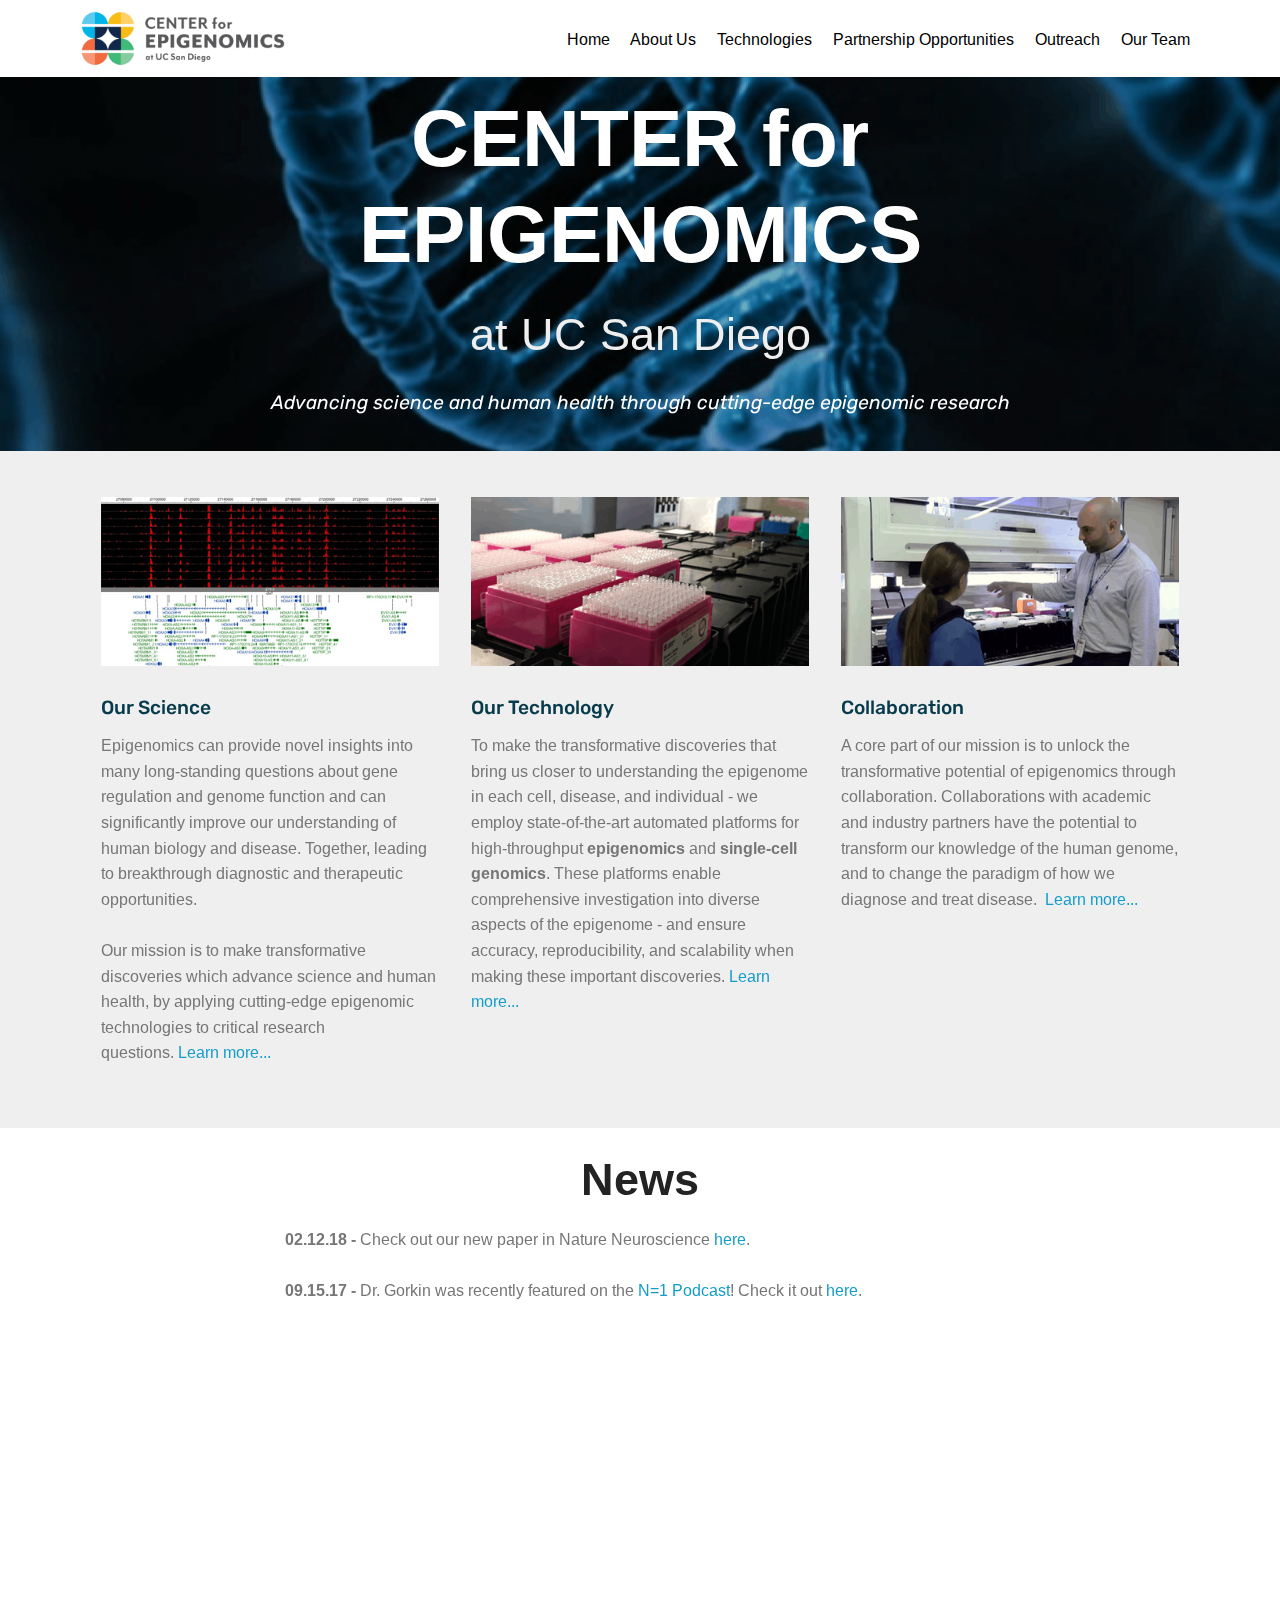
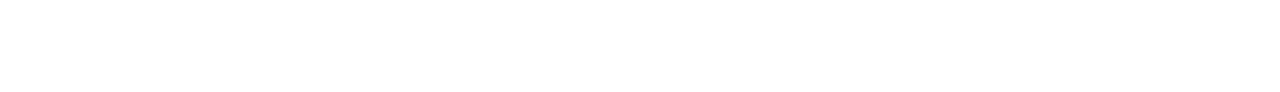
<file: index.html>
<!DOCTYPE html>
<html >
<head>
  <!-- Site made with Mobirise Website Builder v4.7.2, https://mobirise.com -->
  <meta charset="UTF-8">
  <meta http-equiv="X-UA-Compatible" content="IE=edge">
  <meta name="generator" content="Mobirise v4.7.2, mobirise.com">
  <meta name="viewport" content="width=device-width, initial-scale=1, minimum-scale=1">
  <link rel="shortcut icon" href="assets/images/cfe-icon-01-128x129.png" type="image/x-icon">
  <meta name="description" content="Welcome to the Center for Epigenomics at UC San Diego">
  <title>Center for Epigenomics - Home</title>
  <link rel="stylesheet" href="assets/web/assets/mobirise-icons/mobirise-icons.css">
  <link rel="stylesheet" href="assets/tether/tether.min.css">
  <link rel="stylesheet" href="assets/bootstrap/css/bootstrap.min.css">
  <link rel="stylesheet" href="assets/bootstrap/css/bootstrap-grid.min.css">
  <link rel="stylesheet" href="assets/bootstrap/css/bootstrap-reboot.min.css">
  <link rel="stylesheet" href="assets/socicon/css/styles.css">
  <link rel="stylesheet" href="assets/dropdown/css/style.css">
  <link rel="stylesheet" href="assets/theme/css/style.css">
  <link rel="stylesheet" href="assets/mobirise/css/mbr-additional.css" type="text/css">
  
  
  
</head>
<body>
  <section class="menu cid-qPBh6ZGNE1" once="menu" id="menu2-0">

    

    <nav class="navbar navbar-expand beta-menu navbar-dropdown align-items-center navbar-fixed-top navbar-toggleable-sm">
        <button class="navbar-toggler navbar-toggler-right" type="button" data-toggle="collapse" data-target="#navbarSupportedContent" aria-controls="navbarSupportedContent" aria-expanded="false" aria-label="Toggle navigation">
            <div class="hamburger">
                <span></span>
                <span></span>
                <span></span>
                <span></span>
            </div>
        </button>
        <div class="menu-logo">
            <div class="navbar-brand">
                <span class="navbar-logo">
                    <a href="index.html">
                        <img src="assets/images/cfe-brandmark-1-330x121.png" alt="Mobirise" title="" style="height: 3.8rem;">
                    </a>
                </span>
                
            </div>
        </div>
        <div class="collapse navbar-collapse" id="navbarSupportedContent">
            <ul class="navbar-nav nav-dropdown nav-right" data-app-modern-menu="true"><li class="nav-item">
                    <a class="nav-link link text-black display-4" href="index.html">
                        Home</a>
                </li><li class="nav-item"><a class="nav-link link text-black display-4" href="about.html">
                        About Us</a></li><li class="nav-item"><a class="nav-link link text-black display-4" href="technologies.html">
                        Technologies</a></li><li class="nav-item"><a class="nav-link link text-black display-4" href="partnership.html">
                        Partnership Opportunities</a></li><li class="nav-item"><a class="nav-link link text-black display-4" href="outreach.html">
                        Outreach</a></li><li class="nav-item">
                    <a class="nav-link link text-black display-4" href="ourteam.html">Our Team</a>
                </li></ul>
            
        </div>
    </nav>
</section>

<section class="engine"><a href="https://mobirise.me/p">website templates free download</a></section><section class="header1 cid-qPBNw3cEvo mbr-parallax-background" id="header1-9">

    

    <div class="mbr-overlay" style="opacity: 0.2; background-color: rgb(0, 0, 0);">
    </div>

    <div class="container">
        <div class="row justify-content-md-center">
            <div class="mbr-white col-md-10">
                <h1 class="mbr-section-title align-center mbr-bold pb-3 mbr-fonts-style display-1">CENTER for EPIGENOMICS<br></h1>
                <h3 class="mbr-section-subtitle align-center mbr-light pb-3 mbr-fonts-style display-2">at UC San Diego</h3>
                <p class="mbr-text align-center pb-3 mbr-fonts-style display-5"><em>Advancing science and human health through cutting-edge epigenomic research</em></p>
                
            </div>
        </div>
    </div>

</section>

<section class="features2 cid-qPBi3eIxeU" id="features2-2">

    

    
    
    <div class="container">
        <div class="media-container-row">
            <div class="card p-3 col-12 col-md-6 col-lg-4">
                <div class="card-wrapper">
                    <div class="card-img">
                        <img src="assets/images/genome-browser-6x3-432x216.png" alt="Mobirise" title="">
                    </div>
                    <div class="card-box">
                        <h4 class="card-title pb-3 mbr-fonts-style display-5">
                            Our Science</h4>
                        <p class="mbr-text mbr-fonts-style display-7">Epigenomics can provide novel insights into many long-standing questions about gene regulation and genome function and can significantly improve our understanding of human biology and disease. Together, leading to breakthrough diagnostic and therapeutic opportunities.<br><br>Our mission is to make transformative discoveries which advance science and human health, by applying cutting-edge epigenomic technologies to critical research questions.&nbsp;<a href="about.html">Learn more...</a>
                        </p>
                    </div>
                </div>
            </div>

            <div class="card p-3 col-12 col-md-6 col-lg-4">
                <div class="card-wrapper">
                    <div class="card-img">
                        <img src="assets/images/biomek-april-432x216.png" alt="Mobirise" title="">
                    </div>
                    <div class="card-box ">
                        <h4 class="card-title pb-3 mbr-fonts-style display-5">
                            Our Technology</h4>
                        <p class="mbr-text mbr-fonts-style display-7">
                            To make the transformative discoveries that bring us closer to understanding the epigenome in each cell, disease, and individual - we employ state-of-the-art automated platforms for high-throughput <strong>epigenomics</strong> and <strong>single-cell genomics</strong>. These platforms enable comprehensive investigation into diverse aspects of the epigenome - and ensure accuracy, reproducibility, and scalability when making these important discoveries. <a href="technologies.html">Learn more...</a>
                        </p>
                    </div>
                </div>
            </div>

            <div class="card p-3 col-12 col-md-6 col-lg-4">
                <div class="card-wrapper">
                    <div class="card-img">
                        <img src="assets/images/jee-dave-432x216.png" alt="Mobirise" title="">
                    </div>
                    <div class="card-box">
                        <h4 class="card-title pb-3 mbr-fonts-style display-5">Collaboration</h4>
                        <p class="mbr-text mbr-fonts-style display-7">
                            A core part of our mission is to unlock the transformative potential of epigenomics through collaboration. Collaborations with academic and industry partners have the potential to transform our knowledge of the human genome, and to change the paradigm of how we diagnose and treat disease. &nbsp;<a href="partnership.html">Learn more...</a>
                        </p>
                    </div>
                </div>
            </div>

            
        </div>
    </div>
</section>

<section class="mbr-section content4 cid-qPBTtxi6UV" id="content4-c">

    

    <div class="container">
        <div class="media-container-row">
            <div class="title col-12 col-md-8">
                <h2 class="align-center pb-3 mbr-fonts-style display-2"><strong>
                    News</strong></h2>
                
                
            </div>
        </div>
    </div>
</section>

<section class="mbr-section article content1 cid-qPBTkweVpl" id="content1-b">
    
     

    <div class="container">
        <div class="media-container-row">
            <div class="mbr-text col-12 col-md-8 mbr-fonts-style display-7"><strong>02.12.18  - </strong>Check out our new paper in Nature Neuroscience <a href="https://www.nature.com/articles/s41593-018-0079-3" target="_blank">here</a>.&nbsp;<div><strong><br></strong></div><div><strong>09.15.17 - </strong>Dr. Gorkin was recently featured on the <a href="https://health.ucsd.edu/news/Pages/Podcasts.aspx" target="_blank">N=1 Podcast</a>! Check it out <a href="https://soundcloud.com/ucsdhealth/epigenomics" target="_blank">here</a>.&nbsp;</div></div>
        </div>
    </div>
</section>

<section class="cid-qPBkYZnWqW mbr-reveal" id="footer1-7">

    

    

    <div class="container">
        <div class="media-container-row content text-white">
            <div class="col-12 col-md-3">
                <div class="media-wrap">
                    <a href="#top">
                        <img src="assets/images/cfe-icon-3-192x193.png" alt="Mobirise" title="">
                    </a>
                </div>
            </div>
            <div class="col-12 col-md-3 mbr-fonts-style display-7">
                <h5 class="pb-3">
                    Address
                </h5>
                <p class="mbr-text">9500 Gilman Drive
<br>MC 0653
<br>La Jolla, California 92093​-0653
<br>
<br>CMM-East
<br>Room #1056-8 (Offices)
<br>Room #1087-88 (Lab)</p>
            </div>
            <div class="col-12 col-md-3 mbr-fonts-style display-7">
                <h5 class="pb-3">
                    Contacts
                </h5>
                <p class="mbr-text">
                    Email: <a href="mailto:epigenome@ucsd.edu">epigenome@ucsd.edu</a>&nbsp;<br>Phone: 858-246-2650                    <br><br></p>
            </div>
            <div class="col-12 col-md-3 mbr-fonts-style display-7">
                <h5 class="pb-3">
                    Links
                </h5>
                <p class="mbr-text"><a class="text-primary" href="http://renlab.sdsc.edu/renlab_website/" target="_blank">Ren Lab&nbsp;</a><br><a class="text-primary" href="https://medschool.ucsd.edu/som/cmm/Pages/default.aspx" target="_blank">Cellular and Molecular Medicine</a>&nbsp;<br><a class="text-primary" href="https://medschool.ucsd.edu/Pages/default.aspx" target="_blank">UC San Diego Health Sciences</a></p>
            </div>
        </div>
        
    </div>
</section>


  <script src="assets/web/assets/jquery/jquery.min.js"></script>
  <script src="assets/popper/popper.min.js"></script>
  <script src="assets/tether/tether.min.js"></script>
  <script src="assets/bootstrap/js/bootstrap.min.js"></script>
  <script src="assets/parallax/jarallax.min.js"></script>
  <script src="assets/dropdown/js/script.min.js"></script>
  <script src="assets/touchswipe/jquery.touch-swipe.min.js"></script>
  <script src="assets/smoothscroll/smooth-scroll.js"></script>
  <script src="assets/theme/js/script.js"></script>
  
  
</body>
</html>
</file>
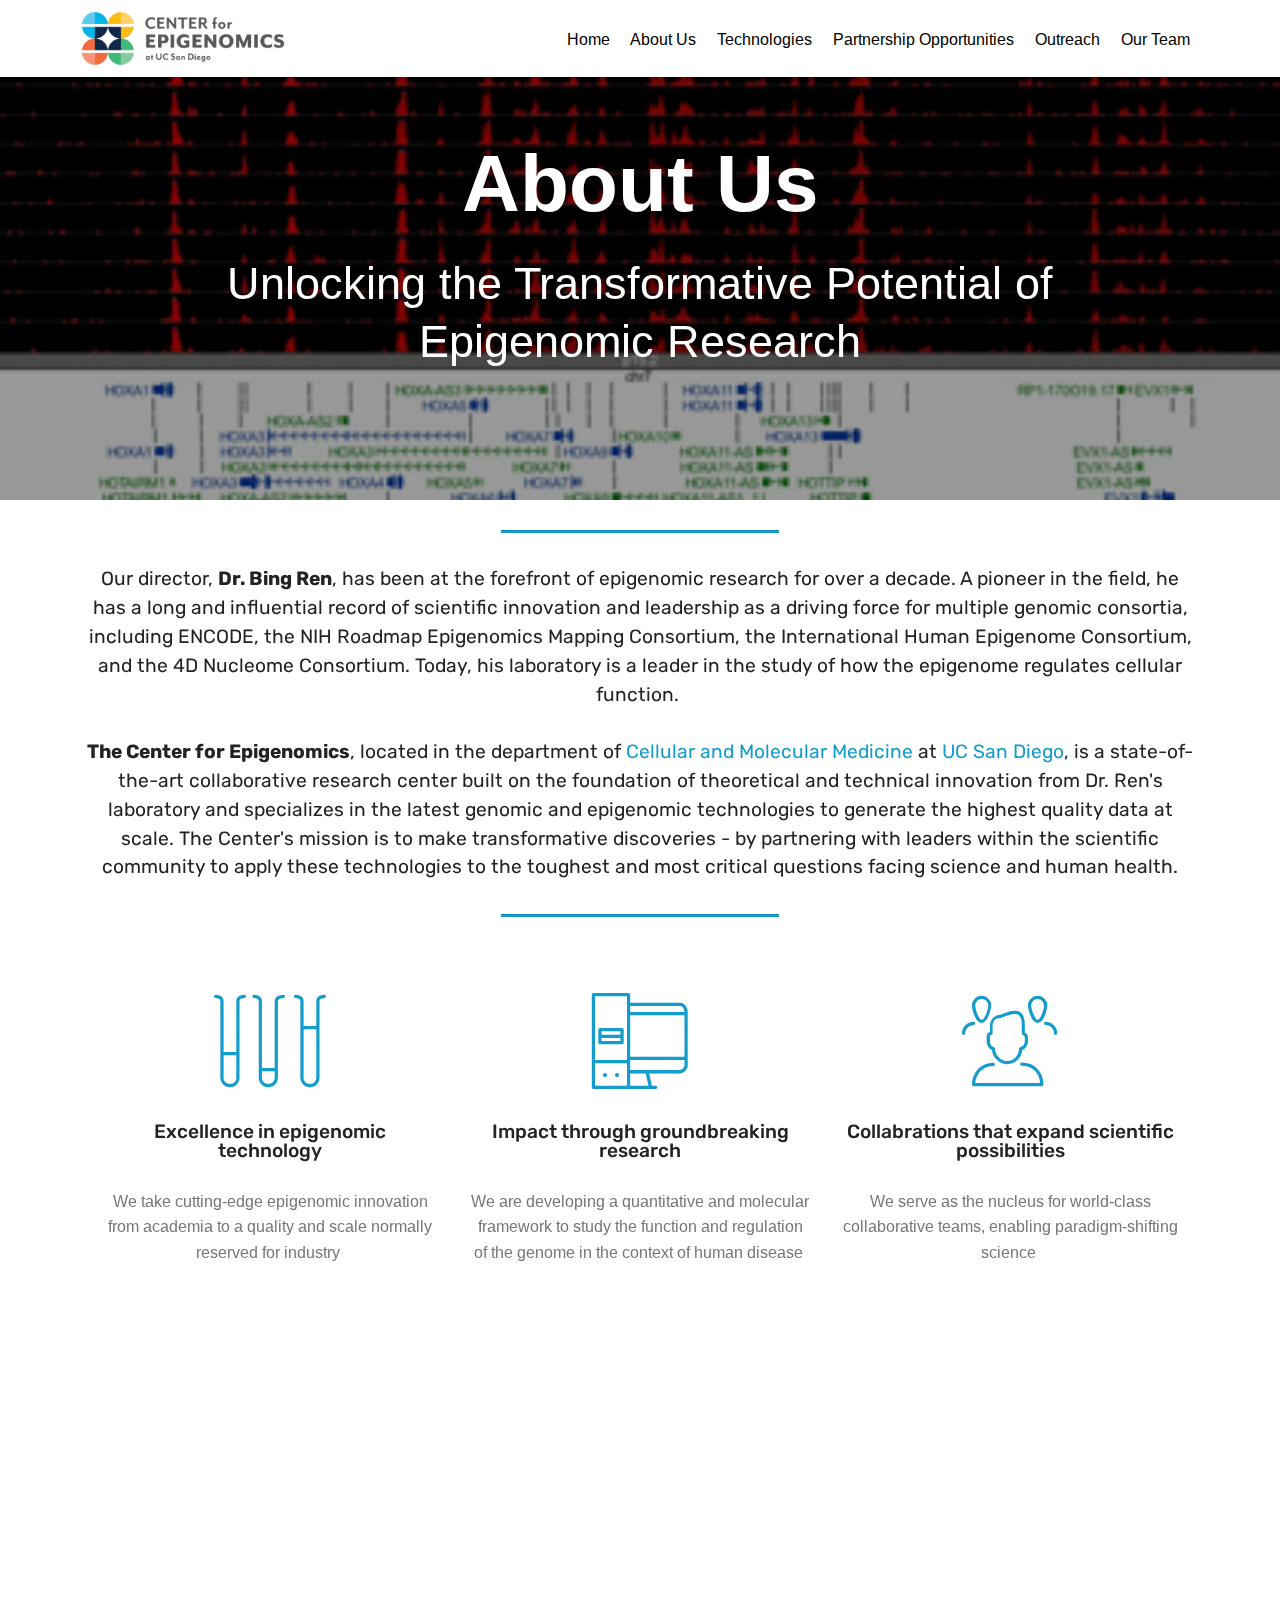
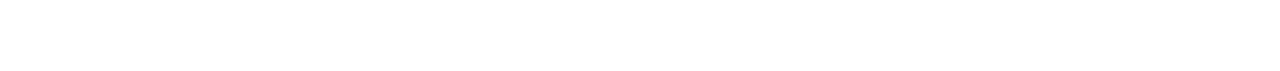
<file: about.html>
<!DOCTYPE html>
<html >
<head>
  <!-- Site made with Mobirise Website Builder v4.7.2, https://mobirise.com -->
  <meta charset="UTF-8">
  <meta http-equiv="X-UA-Compatible" content="IE=edge">
  <meta name="generator" content="Mobirise v4.7.2, mobirise.com">
  <meta name="viewport" content="width=device-width, initial-scale=1, minimum-scale=1">
  <link rel="shortcut icon" href="assets/images/cfe-icon-01-128x129.png" type="image/x-icon">
  <meta name="description" content="Site Maker Description">
  <title>About Us</title>
  <link rel="stylesheet" href="assets/icons-mind/style.css">
  <link rel="stylesheet" href="assets/web/assets/mobirise-icons/mobirise-icons.css">
  <link rel="stylesheet" href="assets/tether/tether.min.css">
  <link rel="stylesheet" href="assets/bootstrap/css/bootstrap.min.css">
  <link rel="stylesheet" href="assets/bootstrap/css/bootstrap-grid.min.css">
  <link rel="stylesheet" href="assets/bootstrap/css/bootstrap-reboot.min.css">
  <link rel="stylesheet" href="assets/socicon/css/styles.css">
  <link rel="stylesheet" href="assets/dropdown/css/style.css">
  <link rel="stylesheet" href="assets/theme/css/style.css">
  <link rel="stylesheet" href="assets/mobirise/css/mbr-additional.css" type="text/css">
  
  
  
</head>
<body>
  <section class="menu cid-qPH5fBRKTD" once="menu" id="menu2-m">

    

    <nav class="navbar navbar-expand beta-menu navbar-dropdown align-items-center navbar-fixed-top navbar-toggleable-sm">
        <button class="navbar-toggler navbar-toggler-right" type="button" data-toggle="collapse" data-target="#navbarSupportedContent" aria-controls="navbarSupportedContent" aria-expanded="false" aria-label="Toggle navigation">
            <div class="hamburger">
                <span></span>
                <span></span>
                <span></span>
                <span></span>
            </div>
        </button>
        <div class="menu-logo">
            <div class="navbar-brand">
                <span class="navbar-logo">
                    <a href="index.html">
                        <img src="assets/images/cfe-brandmark-1-330x121.png" alt="Mobirise" title="" style="height: 3.8rem;">
                    </a>
                </span>
                
            </div>
        </div>
        <div class="collapse navbar-collapse" id="navbarSupportedContent">
            <ul class="navbar-nav nav-dropdown nav-right" data-app-modern-menu="true"><li class="nav-item">
                    <a class="nav-link link text-black display-4" href="index.html">
                        Home</a>
                </li><li class="nav-item"><a class="nav-link link text-black display-4" href="about.html">
                        About Us</a></li><li class="nav-item"><a class="nav-link link text-black display-4" href="technologies.html">
                        Technologies</a></li><li class="nav-item"><a class="nav-link link text-black display-4" href="partnership.html">
                        Partnership Opportunities</a></li><li class="nav-item"><a class="nav-link link text-black display-4" href="outreach.html">
                        Outreach</a></li><li class="nav-item">
                    <a class="nav-link link text-black display-4" href="ourteam.html">Our Team</a>
                </li></ul>
            
        </div>
    </nav>
</section>

<section class="engine"><a href="https://mobirise.me/v">free html templates</a></section><section class="header1 cid-qPH5fCxQG5 mbr-parallax-background" id="header1-n">

    

    <div class="mbr-overlay" style="opacity: 0.4; background-color: rgb(0, 0, 0);">
    </div>

    <div class="container">
        <div class="row justify-content-md-center">
            <div class="mbr-white col-md-10">
                <h1 class="mbr-section-title align-center mbr-bold pb-3 mbr-fonts-style display-1">About Us</h1>
                <h3 class="mbr-section-subtitle align-center mbr-light pb-3 mbr-fonts-style display-2">
                    Unlocking the Transformative Potential of Epigenomic Research</h3>
                
                
            </div>
        </div>
    </div>

</section>

<section class="mbr-section article content9 cid-qQ447Zgyqk" id="content9-1f">
    
     

    <div class="container">
        <div class="inner-container" style="width: 100%;">
            <hr class="line" style="width: 25%;">
            <div class="section-text align-center mbr-fonts-style display-5">Our director, <strong>Dr. Bing Ren</strong>, has been at the forefront of epigenomic research for over a decade. A pioneer in the field, he has a long and influential record of scientific innovation and leadership as a driving force for multiple genomic consortia, including ENCODE, the NIH Roadmap Epigenomics Mapping Consortium, the International Human Epigenome Consortium, and the 4D Nucleome Consortium. Today, his laboratory is a leader in the study of how the epigenome regulates cellular function.&nbsp;<br><br><strong>The Center for Epigenomics</strong>, located in the department of <a href="https://medschool.ucsd.edu/som/cmm/Pages/default.aspx" target="_blank">Cellular and Molecular Medicine</a> at <a href="http://www.ucsd.edu" target="_blank">UC San Diego</a>,&nbsp;is a state-of-the-art collaborative research center built on the foundation of theoretical and technical innovation from Dr. Ren's laboratory and specializes in the latest genomic and epigenomic technologies to generate the highest quality data at scale. The Center's mission is to make transformative discoveries - by partnering with leaders within the scientific community to apply these technologies to the toughest and most critical questions facing science and human health.</div>
            <hr class="line" style="width: 25%;">
        </div>
        </div>
</section>

<section class="features1 cid-qQQ0zaVtpz" id="features1-1w">
    
    

    
    <div class="container">
        <div class="media-container-row">

            <div class="card p-3 col-12 col-md-6 col-lg-4">
                <div class="card-img pb-3">
                    <span class="mbr-iconfont imind-chemical-4"></span>
                </div>
                <div class="card-box">
                    <h4 class="card-title py-3 mbr-fonts-style display-5">
                        Excellence in epigenomic technology</h4>
                    <p class="mbr-text mbr-fonts-style display-7">We take cutting-edge epigenomic innovation from academia to a quality and scale normally reserved for industry&nbsp;<br></p>
                </div>
            </div>

            <div class="card p-3 col-12 col-md-6 col-lg-4">
                <div class="card-img pb-3">
                    <span class="mbr-iconfont imind-computer-3"></span>
                </div>
                <div class="card-box">
                    <h4 class="card-title py-3 mbr-fonts-style display-5">Impact through groundbreaking research</h4>
                    <p class="mbr-text mbr-fonts-style display-7">We are developing a quantitative and molecular framework to study the function and regulation of the genome in the context of human disease&nbsp;<br></p>
                </div>
            </div>

            <div class="card p-3 col-12 col-md-6 col-lg-4">
                <div class="card-img pb-3">
                    <span class="mbr-iconfont imind-conference"></span>
                </div>
                <div class="card-box">
                    <h4 class="card-title py-3 mbr-fonts-style display-5">
                        Collabrations that expand scientific possibilities</h4>
                    <p class="mbr-text mbr-fonts-style display-7">We serve as the nucleus for world-class collaborative teams, enabling paradigm-shifting science&nbsp;<br></p>
                </div>
            </div>

            

        </div>

    </div>

</section>

<section class="cid-qS2ujX6xUV mbr-reveal" id="footer1-31">

    

    

    <div class="container">
        <div class="media-container-row content text-white">
            <div class="col-12 col-md-3">
                <div class="media-wrap">
                    <a href="#top">
                        <img src="assets/images/cfe-icon-3-192x193.png" alt="Mobirise" title="">
                    </a>
                </div>
            </div>
            <div class="col-12 col-md-3 mbr-fonts-style display-7">
                <h5 class="pb-3">
                    Address
                </h5>
                <p class="mbr-text">9500 Gilman Drive
<br>MC 0653
<br>La Jolla, California 92093​-0653
<br>
<br>CMM-East
<br>Room #1056-8 (Offices)
<br>Room #1087-88 (Lab)</p>
            </div>
            <div class="col-12 col-md-3 mbr-fonts-style display-7">
                <h5 class="pb-3">
                    Contacts
                </h5>
                <p class="mbr-text">
                    Email: <a href="mailto:epigenome@ucsd.edu">epigenome@ucsd.edu</a>&nbsp;<br>Phone: 858-246-2650                    <br><br></p>
            </div>
            <div class="col-12 col-md-3 mbr-fonts-style display-7">
                <h5 class="pb-3">
                    Links
                </h5>
                <p class="mbr-text"><a class="text-primary" href="http://renlab.sdsc.edu/renlab_website/" target="_blank">Ren Lab&nbsp;</a><br><a class="text-primary" href="https://medschool.ucsd.edu/som/cmm/Pages/default.aspx" target="_blank">Cellular and Molecular Medicine</a>&nbsp;<br><a class="text-primary" href="https://medschool.ucsd.edu/Pages/default.aspx" target="_blank">UC San Diego Health Sciences</a></p>
            </div>
        </div>
        
    </div>
</section>


  <script src="assets/web/assets/jquery/jquery.min.js"></script>
  <script src="assets/popper/popper.min.js"></script>
  <script src="assets/tether/tether.min.js"></script>
  <script src="assets/bootstrap/js/bootstrap.min.js"></script>
  <script src="assets/touchswipe/jquery.touch-swipe.min.js"></script>
  <script src="assets/parallax/jarallax.min.js"></script>
  <script src="assets/smoothscroll/smooth-scroll.js"></script>
  <script src="assets/dropdown/js/script.min.js"></script>
  <script src="assets/theme/js/script.js"></script>
  
  
</body>
</html>
</file>
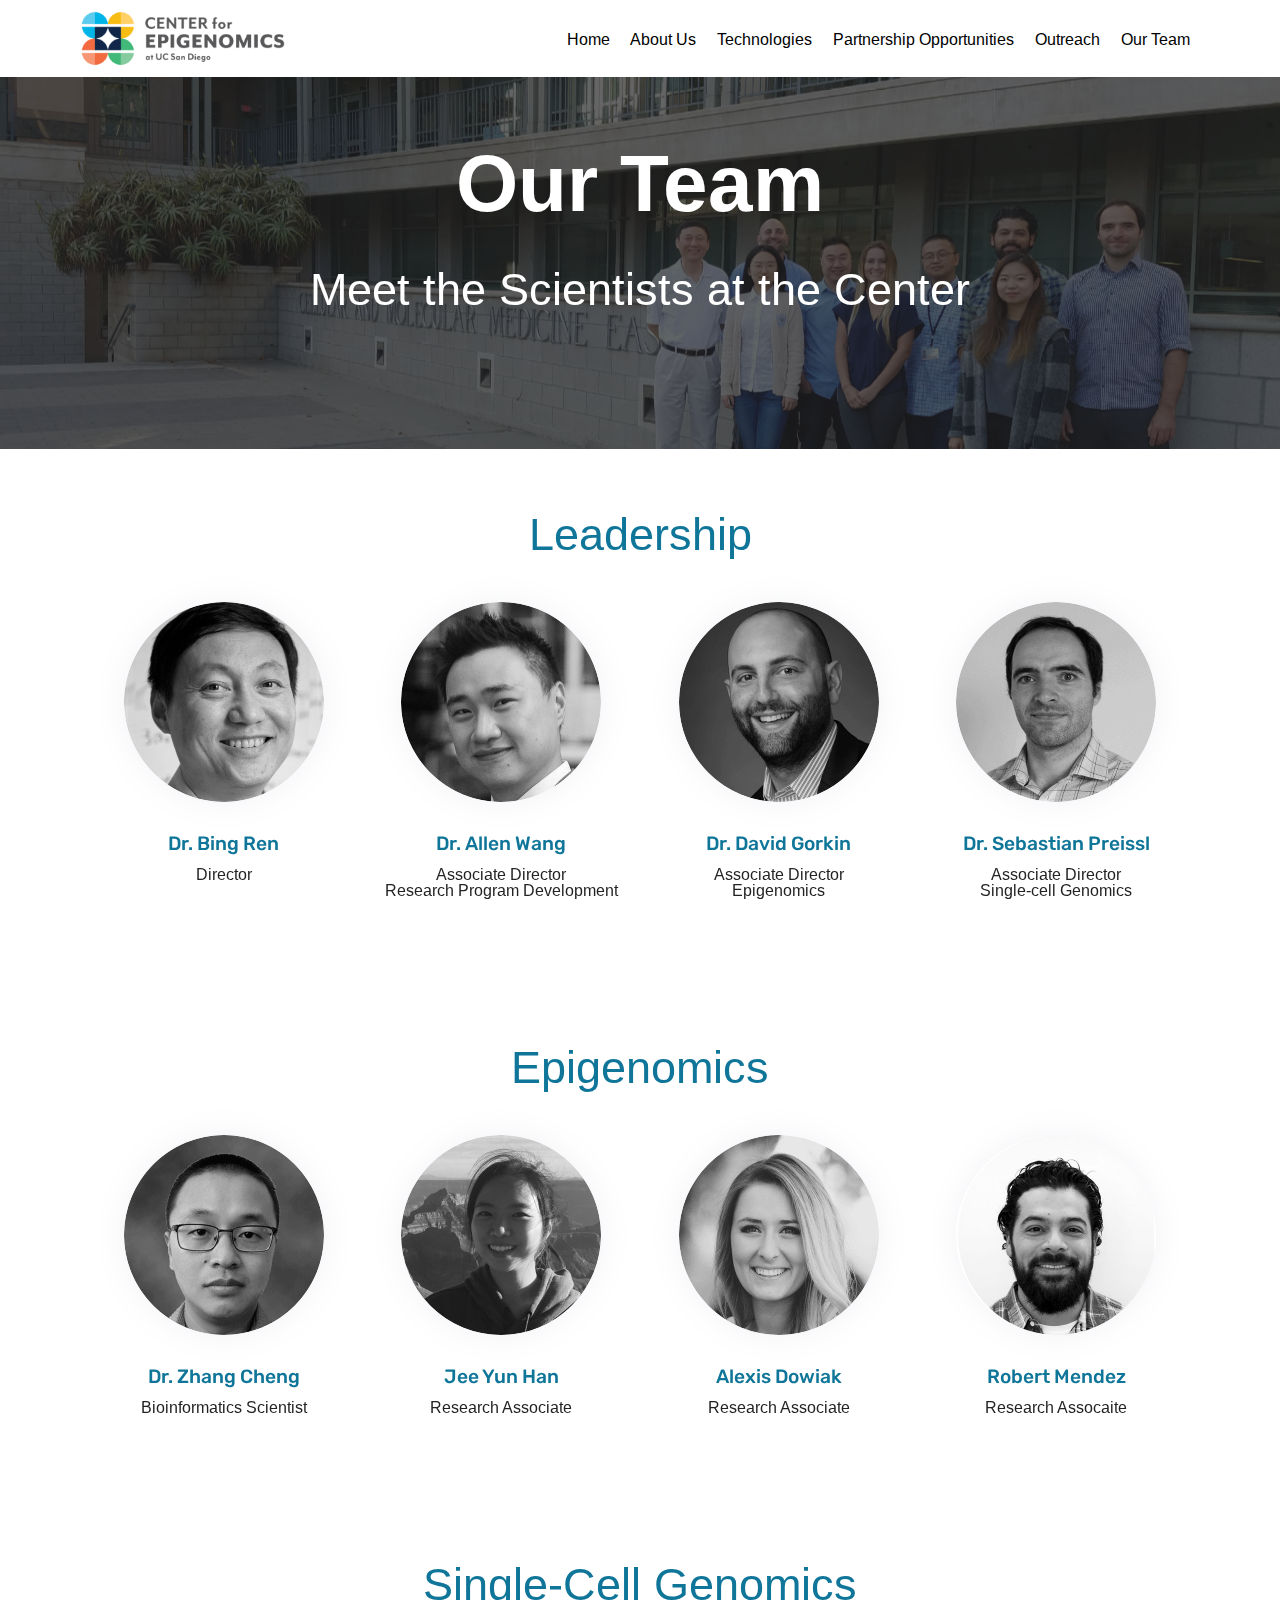
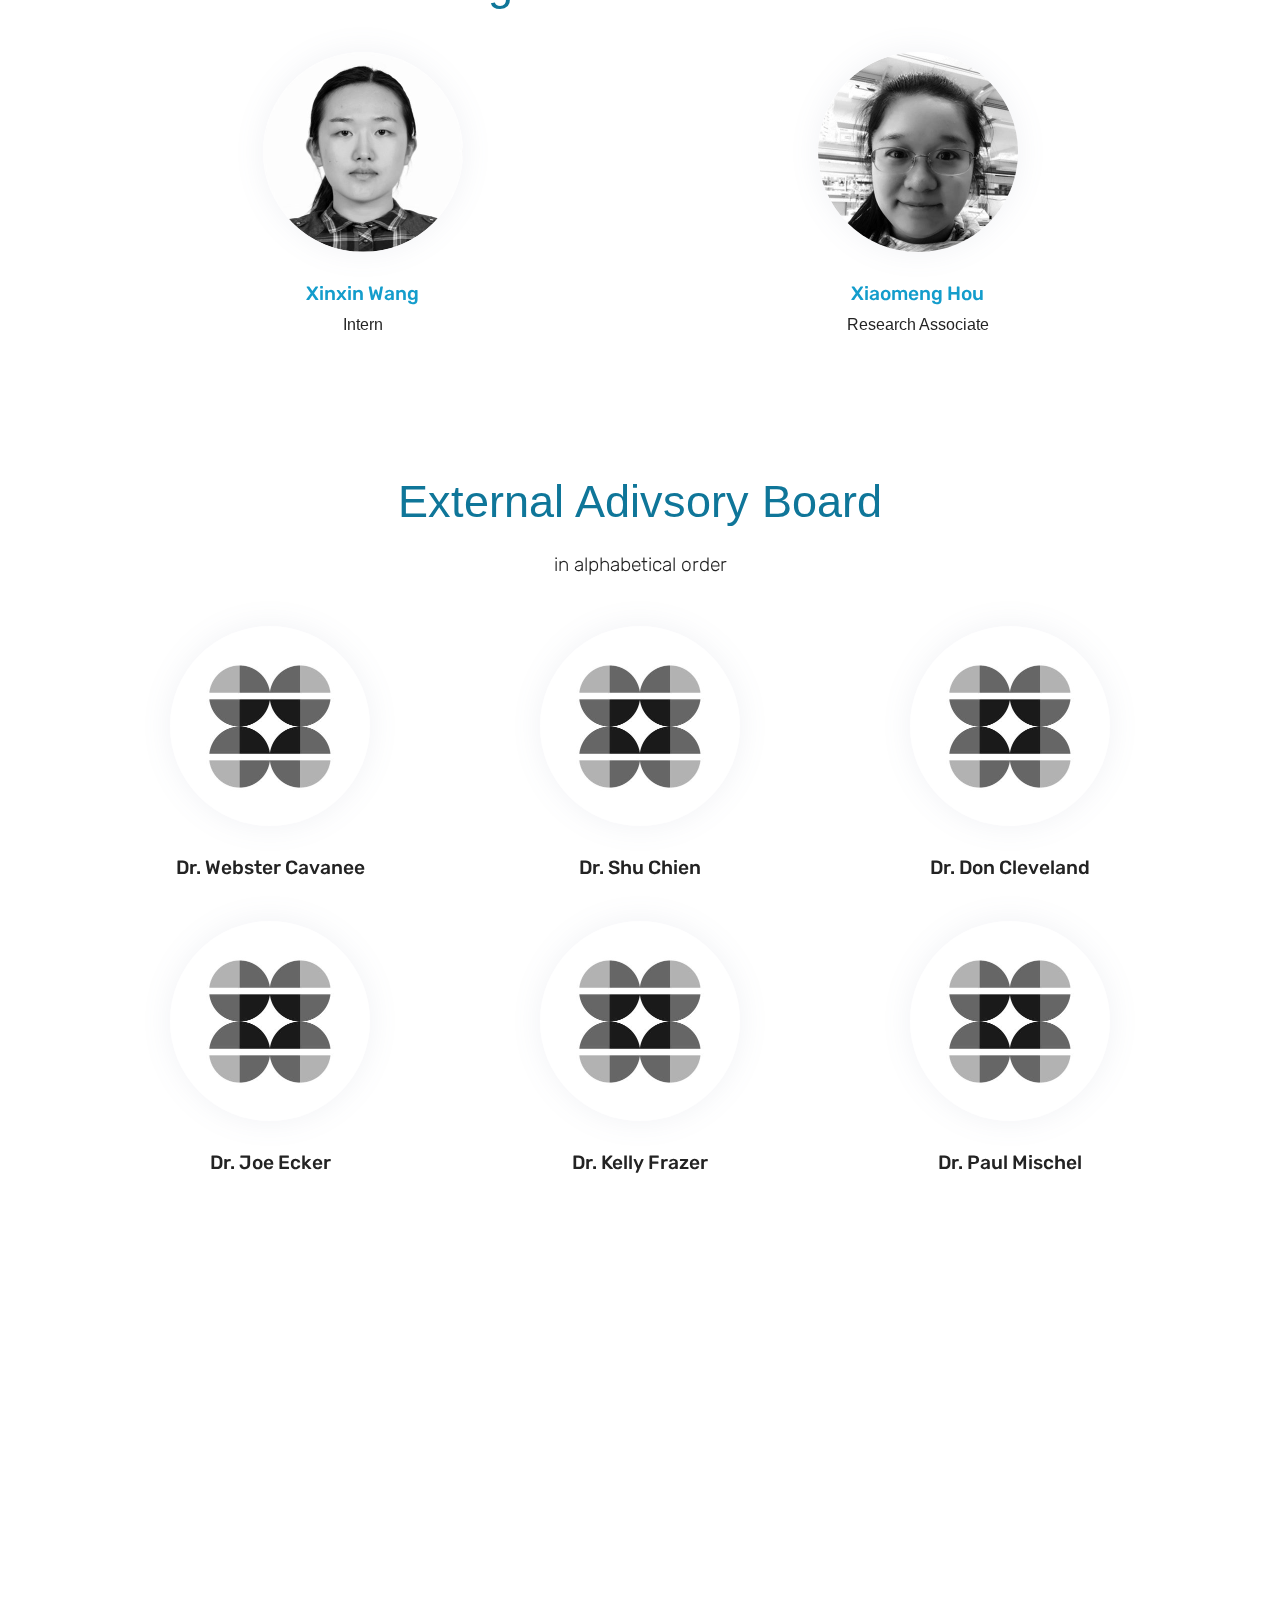
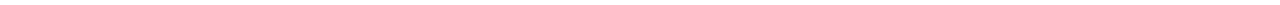
<file: ourteam.html>
<!DOCTYPE html>
<html >
<head>
  <!-- Site made with Mobirise Website Builder v4.7.2, https://mobirise.com -->
  <meta charset="UTF-8">
  <meta http-equiv="X-UA-Compatible" content="IE=edge">
  <meta name="generator" content="Mobirise v4.7.2, mobirise.com">
  <meta name="viewport" content="width=device-width, initial-scale=1, minimum-scale=1">
  <link rel="shortcut icon" href="assets/images/cfe-icon-01-128x129.png" type="image/x-icon">
  <meta name="description" content="Website Builder Description">
  <title>Our Team</title>
  <link rel="stylesheet" href="assets/web/assets/mobirise-icons/mobirise-icons.css">
  <link rel="stylesheet" href="assets/tether/tether.min.css">
  <link rel="stylesheet" href="assets/bootstrap/css/bootstrap.min.css">
  <link rel="stylesheet" href="assets/bootstrap/css/bootstrap-grid.min.css">
  <link rel="stylesheet" href="assets/bootstrap/css/bootstrap-reboot.min.css">
  <link rel="stylesheet" href="assets/socicon/css/styles.css">
  <link rel="stylesheet" href="assets/dropdown/css/style.css">
  <link rel="stylesheet" href="assets/theme/css/style.css">
  <link rel="stylesheet" href="assets/mobirise/css/mbr-additional.css" type="text/css">
  
  
  
</head>
<body>
  <section class="cid-qQQfRI6H1b mbr-parallax-background" id="header2-1y">

    

    <div class="mbr-overlay" style="opacity: 0.7; background-color: rgb(35, 35, 35);"></div>

    <div class="container align-center">
        <div class="row justify-content-md-center">
            <div class="mbr-white col-md-10">
                <h1 class="mbr-section-title mbr-bold pb-3 mbr-fonts-style display-1">
                    Our Team</h1>
                
                <p class="mbr-text pb-3 mbr-fonts-style display-2">
                    Meet the Scientists at the Center</p>
                
            </div>
        </div>
    </div>
    
</section>

<section class="engine"><a href="https://mobirise.me/e">make a site for free</a></section><section class="menu cid-qPBh6ZGNE1" once="menu" id="menu2-3">

    

    <nav class="navbar navbar-expand beta-menu navbar-dropdown align-items-center navbar-fixed-top navbar-toggleable-sm">
        <button class="navbar-toggler navbar-toggler-right" type="button" data-toggle="collapse" data-target="#navbarSupportedContent" aria-controls="navbarSupportedContent" aria-expanded="false" aria-label="Toggle navigation">
            <div class="hamburger">
                <span></span>
                <span></span>
                <span></span>
                <span></span>
            </div>
        </button>
        <div class="menu-logo">
            <div class="navbar-brand">
                <span class="navbar-logo">
                    <a href="index.html">
                        <img src="assets/images/cfe-brandmark-1-330x121.png" alt="Mobirise" title="" style="height: 3.8rem;">
                    </a>
                </span>
                
            </div>
        </div>
        <div class="collapse navbar-collapse" id="navbarSupportedContent">
            <ul class="navbar-nav nav-dropdown nav-right" data-app-modern-menu="true"><li class="nav-item">
                    <a class="nav-link link text-black display-4" href="index.html">
                        Home</a>
                </li><li class="nav-item"><a class="nav-link link text-black display-4" href="about.html">
                        About Us</a></li><li class="nav-item"><a class="nav-link link text-black display-4" href="technologies.html">
                        Technologies</a></li><li class="nav-item"><a class="nav-link link text-black display-4" href="partnership.html">
                        Partnership Opportunities</a></li><li class="nav-item"><a class="nav-link link text-black display-4" href="outreach.html">
                        Outreach</a></li><li class="nav-item">
                    <a class="nav-link link text-black display-4" href="ourteam.html">Our Team</a>
                </li></ul>
            
        </div>
    </nav>
</section>

<section class="teams1 cid-qQg177tlIB" id="teams1-1k">
    
    

    
    <div class="container">
        <h2 class="mbr-section-title  pb-3 mbr-fonts-style align-center  display-2">
            Leadership</h2>
        
        <div class="media-container-row">

            <div class="card p-3 col-12 col-md-6 col-lg-3">
                <div class="card-img ">
                    <img class="img-icon" src="assets/images/bing-cir-400x400.jpg" alt="Mobirise" title="">
                </div>
                <div class="card-box align-center">
                    <h4 class="card-title mbr-fonts-style mbr-semibold display-5">Dr. Bing Ren</h4>
                    <h5 class="user-desc mbr-fonts-style display-4">Director</h5>
                    
                    
                </div>
            </div>

            <div class="card p-3 col-12 col-md-6 align-center col-lg-3">
                <div class="card-img ">
                    <img class="img-icon" src="assets/images/allen-cir-400x400.jpg" alt="Mobirise" title="">
                </div>
                <div class="card-box">
                    <h4 class="card-title mbr-fonts-style mbr-semibold display-5">Dr. Allen Wang</h4>
                    <h5 class="user-desc mbr-fonts-style display-4">
                        Associate Director<br>Research Program Development</h5>
                    
                    
                </div>
            </div>

            <div class="card p-3 col-12 col-md-6 align-center col-lg-3">
                <div class="card-img ">
                    <img class="img-icon" src="assets/images/dave-cir-400x400.jpg" alt="Mobirise" title="">
                </div>
                <div class="card-box">
                    <h4 class="card-title mbr-fonts-style mbr-semibold display-5">Dr. David Gorkin</h4>
                    <h5 class="user-desc mbr-fonts-style display-4">
                        Associate Director<br>Epigenomics</h5>
                    
                    
                </div>
            </div>

            <div class="card p-3 col-12 col-md-6 align-center col-lg-3">
                <div class="card-img ">
                    <div class="img-holder">
                        <img class="img-icon" src="assets/images/sebastian-cir-400x400.jpg" alt="Mobirise" title="">
                    </div>
                </div>
                <div class="card-box">
                    <h4 class="card-title mbr-fonts-style mbr-semibold display-5">Dr. Sebastian Preissl</h4>
                    <h5 class="user-desc mbr-fonts-style display-4">
                        Associate Director<br>Single-cell Genomics</h5>
                    
                    
                </div>
            </div>

        </div>
    </div>
</section>

<section class="teams1 cid-qQg17Z1VhM" id="teams1-1l">
    
    

    
    <div class="container">
        <h2 class="mbr-section-title  pb-3 mbr-fonts-style align-center  display-2">
            Epigenomics</h2>
        
        <div class="media-container-row">

            <div class="card p-3 col-12 col-md-6 col-lg-3">
                <div class="card-img ">
                    <img class="img-icon" src="assets/images/frank-cir-400x400.jpg" alt="Mobirise" title="">
                </div>
                <div class="card-box align-center">
                    <h4 class="card-title mbr-fonts-style mbr-semibold display-5">
                        Dr. Zhang Cheng</h4>
                    <h5 class="user-desc mbr-fonts-style display-4">
                        Bioinformatics Scientist</h5>
                    
                    
                </div>
            </div>

            <div class="card p-3 col-12 col-md-6 align-center col-lg-3">
                <div class="card-img ">
                    <img class="img-icon" src="assets/images/jeeyun-cir-400x400.jpg" alt="Mobirise" title="">
                </div>
                <div class="card-box">
                    <h4 class="card-title mbr-fonts-style mbr-semibold display-5">Jee Yun Han</h4>
                    <h5 class="user-desc mbr-fonts-style display-4">
                        Research Associate</h5>
                    
                    
                </div>
            </div>

            <div class="card p-3 col-12 col-md-6 align-center col-lg-3">
                <div class="card-img ">
                    <img class="img-icon" src="assets/images/alexis-cir-400x400.jpg" alt="Mobirise" title="">
                </div>
                <div class="card-box">
                    <h4 class="card-title mbr-fonts-style mbr-semibold display-5">
                        Alexis Dowiak</h4>
                    <h5 class="user-desc mbr-fonts-style display-4">
                        Research Associate</h5>
                    
                    
                </div>
            </div>

            <div class="card p-3 col-12 col-md-6 align-center col-lg-3">
                <div class="card-img ">
                    <div class="img-holder">
                        <img class="img-icon" src="assets/images/rob-cir-400x400.jpg" alt="Mobirise" title="">
                    </div>
                </div>
                <div class="card-box">
                    <h4 class="card-title mbr-fonts-style mbr-semibold display-5">
                        Robert Mendez</h4>
                    <h5 class="user-desc mbr-fonts-style display-4">
                        Research Assocaite</h5>
                    
                    
                </div>
            </div>

        </div>
    </div>
</section>

<section class="teams1 cid-qQg18iTayM" id="teams1-1m">
    
    

    
    <div class="container">
        <h2 class="mbr-section-title  pb-3 mbr-fonts-style align-center  display-2">
            Single-Cell Genomics</h2>
        
        <div class="media-container-row">

            <div class="card p-3 col-12 col-md-6">
                <div class="card-img ">
                    <img class="img-icon" src="assets/images/xinxin-cir-400x400.jpg" alt="Mobirise" title="">
                </div>
                <div class="card-box align-center">
                    <h4 class="card-title mbr-fonts-style mbr-semibold display-5">
                        Xinxin Wang</h4>
                    <h5 class="user-desc mbr-fonts-style display-4">
                        Intern</h5>
                    
                    
                </div>
            </div>

            <div class="card p-3 col-12 col-md-6 align-center">
                <div class="card-img ">
                    <img class="img-icon" src="assets/images/xiao-cir-400x400.jpg" alt="Mobirise" title="">
                </div>
                <div class="card-box">
                    <h4 class="card-title mbr-fonts-style mbr-semibold display-5">
                        Xiaomeng Hou</h4>
                    <h5 class="user-desc mbr-fonts-style display-4">
                        Research Associate</h5>
                    
                    
                </div>
            </div>

            

            

        </div>
    </div>
</section>

<section class="teams1 cid-qQg18G9D78" id="teams1-1n">
    
    

    
    <div class="container">
        <h2 class="mbr-section-title  pb-3 mbr-fonts-style align-center  display-2">
            External Adivsory Board</h2>
        <h3 class="mbr-section-subtitle pb-4 mbr-fonts-style align-center mbr-light display-5">in alphabetical order</h3>
        <div class="media-container-row">

            <div class="card p-3 col-12 col-md-6 col-lg-4">
                <div class="card-img ">
                    <img class="img-icon" src="assets/images/cfe-icon-2-400x401.jpg" alt="Mobirise" title="">
                </div>
                <div class="card-box align-center">
                    <h4 class="card-title mbr-fonts-style mbr-semibold display-5">
                        Dr. Webster Cavanee</h4>
                    
                    
                    
                </div>
            </div>

            <div class="card p-3 col-12 col-md-6 align-center col-lg-4">
                <div class="card-img ">
                    <img class="img-icon" src="assets/images/cfe-icon-2-400x401.jpg" alt="Mobirise" title="">
                </div>
                <div class="card-box">
                    <h4 class="card-title mbr-fonts-style mbr-semibold display-5">
                        Dr. Shu Chien</h4>
                    
                    
                    
                </div>
            </div>

            <div class="card p-3 col-12 col-md-6 align-center col-lg-4">
                <div class="card-img ">
                    <img class="img-icon" src="assets/images/cfe-icon-2-400x401.jpg" alt="Mobirise" title="">
                </div>
                <div class="card-box">
                    <h4 class="card-title mbr-fonts-style mbr-semibold display-5">
                        Dr. Don Cleveland</h4>
                    
                    
                    
                </div>
            </div>

            

        </div>
    </div>
</section>

<section class="teams1 cid-qQJfd8tBPw" id="teams1-1p">
    
    

    
    <div class="container">
        
        
        <div class="media-container-row">

            <div class="card p-3 col-12 col-md-6 col-lg-4">
                <div class="card-img ">
                    <img class="img-icon" src="assets/images/cfe-icon-2-400x401.jpg" alt="Mobirise" title="">
                </div>
                <div class="card-box align-center">
                    <h4 class="card-title mbr-fonts-style mbr-semibold display-5">
                        Dr. Joe Ecker</h4>
                    
                    
                    
                </div>
            </div>

            <div class="card p-3 col-12 col-md-6 align-center col-lg-4">
                <div class="card-img ">
                    <img class="img-icon" src="assets/images/cfe-icon-2-400x401.jpg" alt="Mobirise" title="">
                </div>
                <div class="card-box">
                    <h4 class="card-title mbr-fonts-style mbr-semibold display-5">
                        Dr. Kelly Frazer</h4>
                    
                    
                    
                </div>
            </div>

            <div class="card p-3 col-12 col-md-6 align-center col-lg-4">
                <div class="card-img ">
                    <img class="img-icon" src="assets/images/cfe-icon-2-400x401.jpg" alt="Mobirise" title="">
                </div>
                <div class="card-box">
                    <h4 class="card-title mbr-fonts-style mbr-semibold display-5">
                        Dr. Paul Mischel</h4>
                    
                    
                    
                </div>
            </div>

            

        </div>
    </div>
</section>

<section class="cid-qS2E17E3rP mbr-reveal" id="footer1-36">

    

    

    <div class="container">
        <div class="media-container-row content text-white">
            <div class="col-12 col-md-3">
                <div class="media-wrap">
                    <a href="#top">
                        <img src="assets/images/cfe-icon-3-192x193.png" alt="Mobirise" title="">
                    </a>
                </div>
            </div>
            <div class="col-12 col-md-3 mbr-fonts-style display-7">
                <h5 class="pb-3">
                    Address
                </h5>
                <p class="mbr-text">9500 Gilman Drive
<br>MC 0653
<br>La Jolla, California 92093​-0653
<br>
<br>CMM-East
<br>Room #1056-8 (Offices)
<br>Room #1087-88 (Lab)</p>
            </div>
            <div class="col-12 col-md-3 mbr-fonts-style display-7">
                <h5 class="pb-3">
                    Contacts
                </h5>
                <p class="mbr-text">
                    Email: <a href="mailto:epigenome@ucsd.edu">epigenome@ucsd.edu</a>&nbsp;<br>Phone: 858-246-2650                    <br><br></p>
            </div>
            <div class="col-12 col-md-3 mbr-fonts-style display-7">
                <h5 class="pb-3">
                    Links
                </h5>
                <p class="mbr-text"><a class="text-primary" href="http://renlab.sdsc.edu/renlab_website/" target="_blank">Ren Lab&nbsp;</a><br><a class="text-primary" href="https://medschool.ucsd.edu/som/cmm/Pages/default.aspx" target="_blank">Cellular and Molecular Medicine</a>&nbsp;<br><a class="text-primary" href="https://medschool.ucsd.edu/Pages/default.aspx" target="_blank">UC San Diego Health Sciences</a></p>
            </div>
        </div>
        
    </div>
</section>


  <script src="assets/web/assets/jquery/jquery.min.js"></script>
  <script src="assets/popper/popper.min.js"></script>
  <script src="assets/tether/tether.min.js"></script>
  <script src="assets/bootstrap/js/bootstrap.min.js"></script>
  <script src="assets/parallax/jarallax.min.js"></script>
  <script src="assets/dropdown/js/script.min.js"></script>
  <script src="assets/touchswipe/jquery.touch-swipe.min.js"></script>
  <script src="assets/smoothscroll/smooth-scroll.js"></script>
  <script src="assets/theme/js/script.js"></script>
  
  
</body>
</html>
</file>
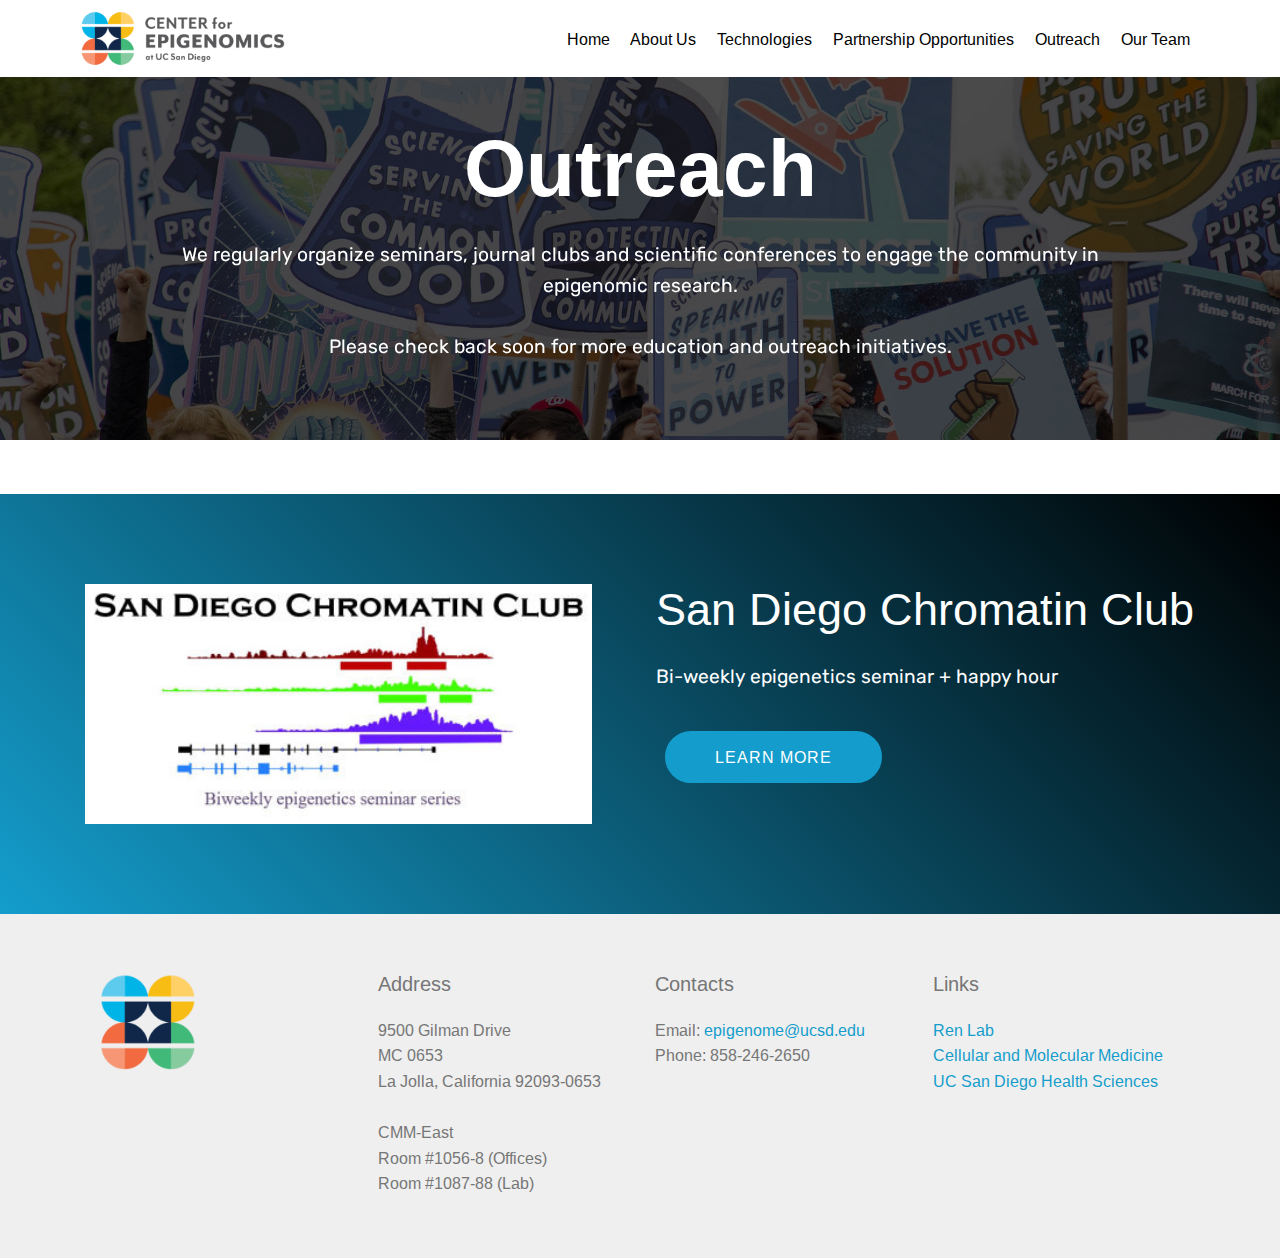
<file: outreach.html>
<!DOCTYPE html>
<html >
<head>
  <!-- Site made with Mobirise Website Builder v4.7.2, https://mobirise.com -->
  <meta charset="UTF-8">
  <meta http-equiv="X-UA-Compatible" content="IE=edge">
  <meta name="generator" content="Mobirise v4.7.2, mobirise.com">
  <meta name="viewport" content="width=device-width, initial-scale=1, minimum-scale=1">
  <link rel="shortcut icon" href="assets/images/cfe-icon-01-128x129.png" type="image/x-icon">
  <meta name="description" content="Site Maker Description">
  <title>Education and Outreach</title>
  <link rel="stylesheet" href="assets/web/assets/mobirise-icons/mobirise-icons.css">
  <link rel="stylesheet" href="assets/tether/tether.min.css">
  <link rel="stylesheet" href="assets/bootstrap/css/bootstrap.min.css">
  <link rel="stylesheet" href="assets/bootstrap/css/bootstrap-grid.min.css">
  <link rel="stylesheet" href="assets/bootstrap/css/bootstrap-reboot.min.css">
  <link rel="stylesheet" href="assets/socicon/css/styles.css">
  <link rel="stylesheet" href="assets/dropdown/css/style.css">
  <link rel="stylesheet" href="assets/theme/css/style.css">
  <link rel="stylesheet" href="assets/mobirise/css/mbr-additional.css" type="text/css">
  
  
  
</head>
<body>
  <section class="header1 cid-qPH6FA01Hz mbr-parallax-background" id="header1-r">

    

    <div class="mbr-overlay" style="opacity: 0.7; background-color: rgb(0, 0, 0);">
    </div>

    <div class="container">
        <div class="row justify-content-md-center">
            <div class="mbr-white col-md-10">
                <h1 class="mbr-section-title align-center mbr-bold pb-3 mbr-fonts-style display-1">
                    Outreach</h1>
                
                <p class="mbr-text align-center pb-3 mbr-fonts-style display-5">We regularly organize seminars, journal clubs and scientific conferences to engage the community in epigenomic research.
<br>
<br>Please check back soon for more education and outreach initiatives.​</p>
                
            </div>
        </div>
    </div>

</section>

<section class="engine"><a href="https://mobirise.me/l">free website templates</a></section><section class="mbr-section content4 cid-qRLwnJNRwy" id="content4-2z">

    

    <div class="container">
        <div class="media-container-row">
            <div class="title col-12 col-md-8">
                <h2 class="align-center pb-3 mbr-fonts-style display-2"></h2>
                
                
            </div>
        </div>
    </div>
</section>

<section class="header3 cid-qRLvNl07Hj" id="header3-2y">

    

    

    <div class="container">
        <div class="media-container-row">
            <div class="mbr-figure" style="width: 100%;">
                <img src="assets/images/chromatin-club-logo-436x206.jpg" alt="Mobirise" title="">
            </div>

            <div class="media-content">
                <h1 class="mbr-section-title mbr-white pb-3 mbr-fonts-style display-2">
                    San Diego Chromatin Club</h1>
                
                <div class="mbr-section-text mbr-white pb-3 ">
                    <p class="mbr-text mbr-fonts-style display-5">Bi-weekly epigenetics seminar + happy hour</p>
                </div>
                <div class="mbr-section-btn"><a class="btn btn-md btn-primary display-4" href="sdcc.html">LEARN MORE</a></div>
            </div>
        </div>
    </div>

</section>

<section class="menu cid-qPH6FztQaf" once="menu" id="menu2-q">

    

    <nav class="navbar navbar-expand beta-menu navbar-dropdown align-items-center navbar-fixed-top navbar-toggleable-sm">
        <button class="navbar-toggler navbar-toggler-right" type="button" data-toggle="collapse" data-target="#navbarSupportedContent" aria-controls="navbarSupportedContent" aria-expanded="false" aria-label="Toggle navigation">
            <div class="hamburger">
                <span></span>
                <span></span>
                <span></span>
                <span></span>
            </div>
        </button>
        <div class="menu-logo">
            <div class="navbar-brand">
                <span class="navbar-logo">
                    <a href="index.html">
                        <img src="assets/images/cfe-brandmark-1-330x121.png" alt="Mobirise" title="" style="height: 3.8rem;">
                    </a>
                </span>
                
            </div>
        </div>
        <div class="collapse navbar-collapse" id="navbarSupportedContent">
            <ul class="navbar-nav nav-dropdown nav-right" data-app-modern-menu="true"><li class="nav-item">
                    <a class="nav-link link text-black display-4" href="index.html">
                        Home</a>
                </li><li class="nav-item"><a class="nav-link link text-black display-4" href="about.html">
                        About Us</a></li><li class="nav-item"><a class="nav-link link text-black display-4" href="technologies.html">
                        Technologies</a></li><li class="nav-item"><a class="nav-link link text-black display-4" href="partnership.html">
                        Partnership Opportunities</a></li><li class="nav-item"><a class="nav-link link text-black display-4" href="outreach.html">
                        Outreach</a></li><li class="nav-item">
                    <a class="nav-link link text-black display-4" href="ourteam.html">Our Team</a>
                </li></ul>
            
        </div>
    </nav>
</section>

<section class="cid-qS2uyacau4" id="footer1-34">

    

    

    <div class="container">
        <div class="media-container-row content text-white">
            <div class="col-12 col-md-3">
                <div class="media-wrap">
                    <a href="#top">
                        <img src="assets/images/cfe-icon-3-192x193.png" alt="Mobirise" title="">
                    </a>
                </div>
            </div>
            <div class="col-12 col-md-3 mbr-fonts-style display-7">
                <h5 class="pb-3">
                    Address
                </h5>
                <p class="mbr-text">9500 Gilman Drive
<br>MC 0653
<br>La Jolla, California 92093​-0653
<br>
<br>CMM-East
<br>Room #1056-8 (Offices)
<br>Room #1087-88 (Lab)</p>
            </div>
            <div class="col-12 col-md-3 mbr-fonts-style display-7">
                <h5 class="pb-3">
                    Contacts
                </h5>
                <p class="mbr-text">
                    Email: <a href="mailto:epigenome@ucsd.edu">epigenome@ucsd.edu</a>&nbsp;<br>Phone: 858-246-2650                    <br><br></p>
            </div>
            <div class="col-12 col-md-3 mbr-fonts-style display-7">
                <h5 class="pb-3">
                    Links
                </h5>
                <p class="mbr-text"><a class="text-primary" href="http://renlab.sdsc.edu/renlab_website/" target="_blank">Ren Lab&nbsp;</a><br><a class="text-primary" href="https://medschool.ucsd.edu/som/cmm/Pages/default.aspx" target="_blank">Cellular and Molecular Medicine</a>&nbsp;<br><a class="text-primary" href="https://medschool.ucsd.edu/Pages/default.aspx" target="_blank">UC San Diego Health Sciences</a></p>
            </div>
        </div>
        
    </div>
</section>


  <script src="assets/web/assets/jquery/jquery.min.js"></script>
  <script src="assets/popper/popper.min.js"></script>
  <script src="assets/tether/tether.min.js"></script>
  <script src="assets/bootstrap/js/bootstrap.min.js"></script>
  <script src="assets/parallax/jarallax.min.js"></script>
  <script src="assets/dropdown/js/script.min.js"></script>
  <script src="assets/touchswipe/jquery.touch-swipe.min.js"></script>
  <script src="assets/smoothscroll/smooth-scroll.js"></script>
  <script src="assets/theme/js/script.js"></script>
  
  
</body>
</html>
</file>
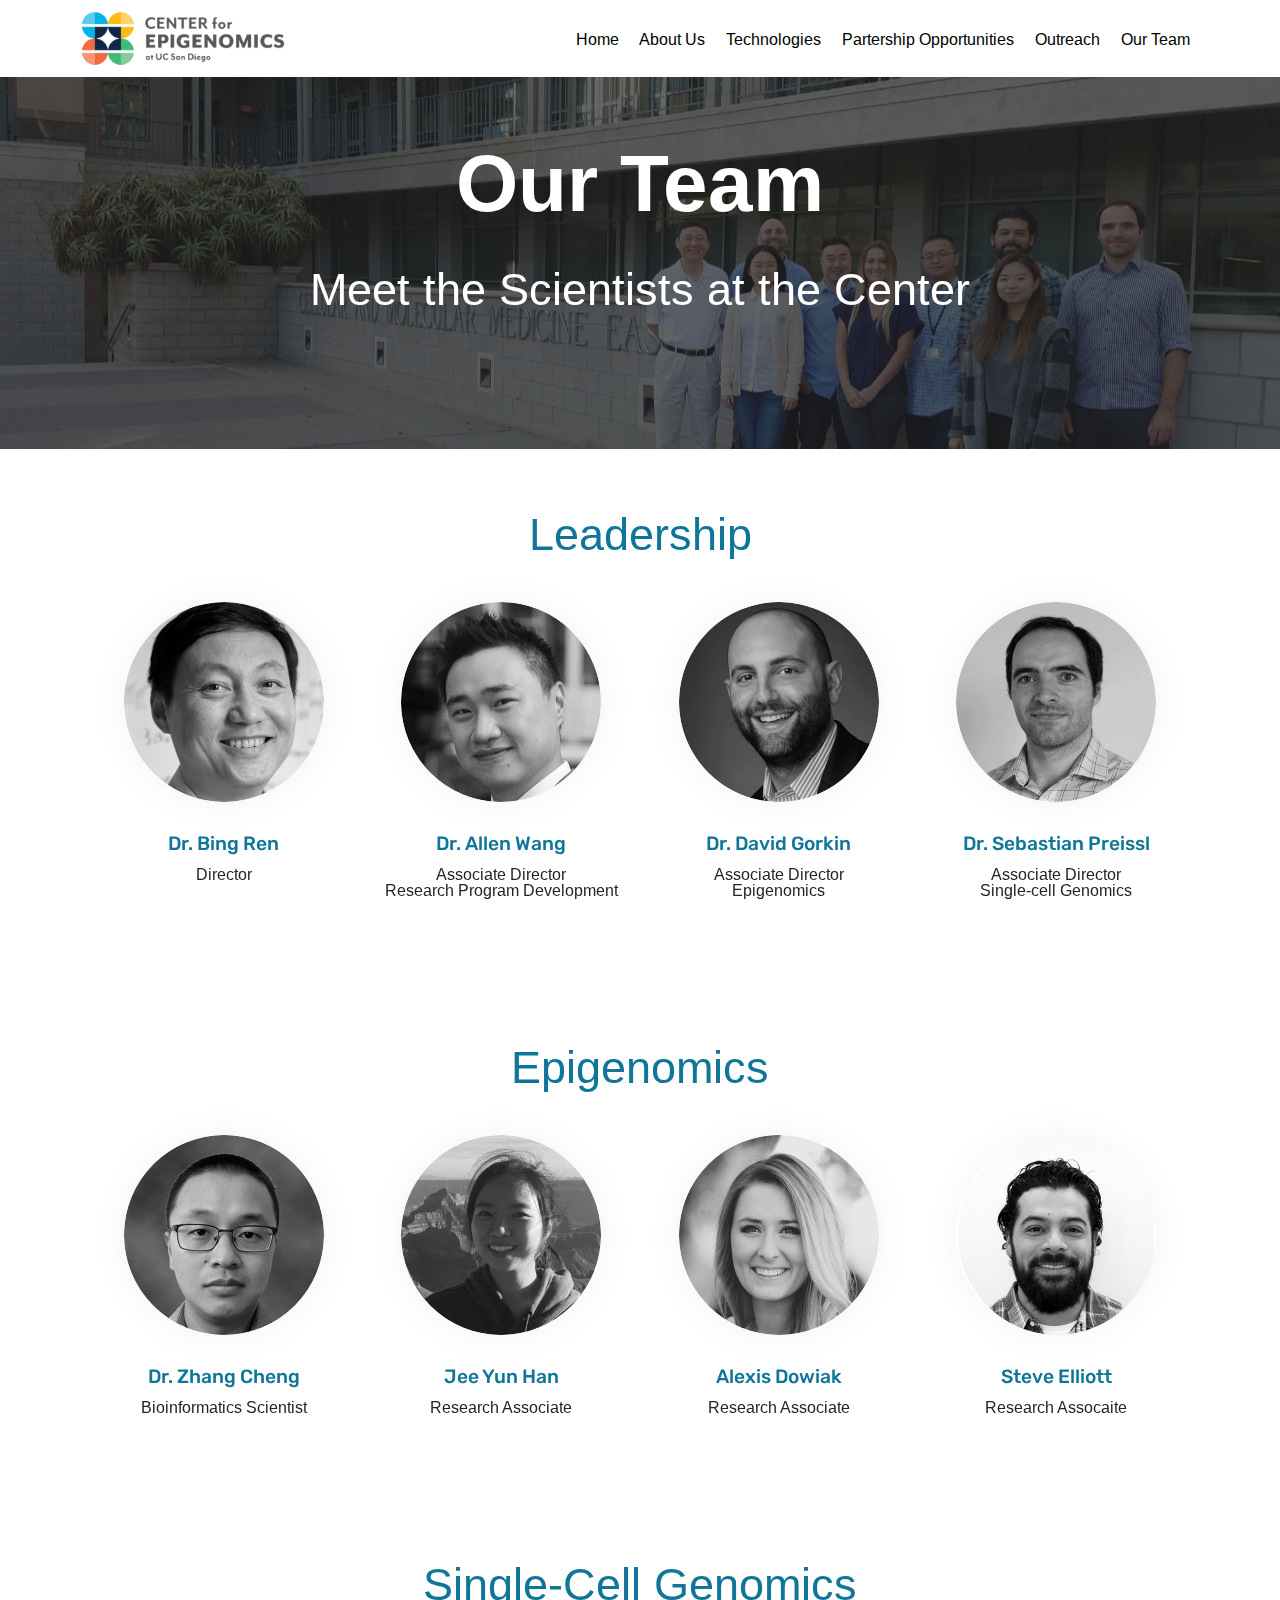
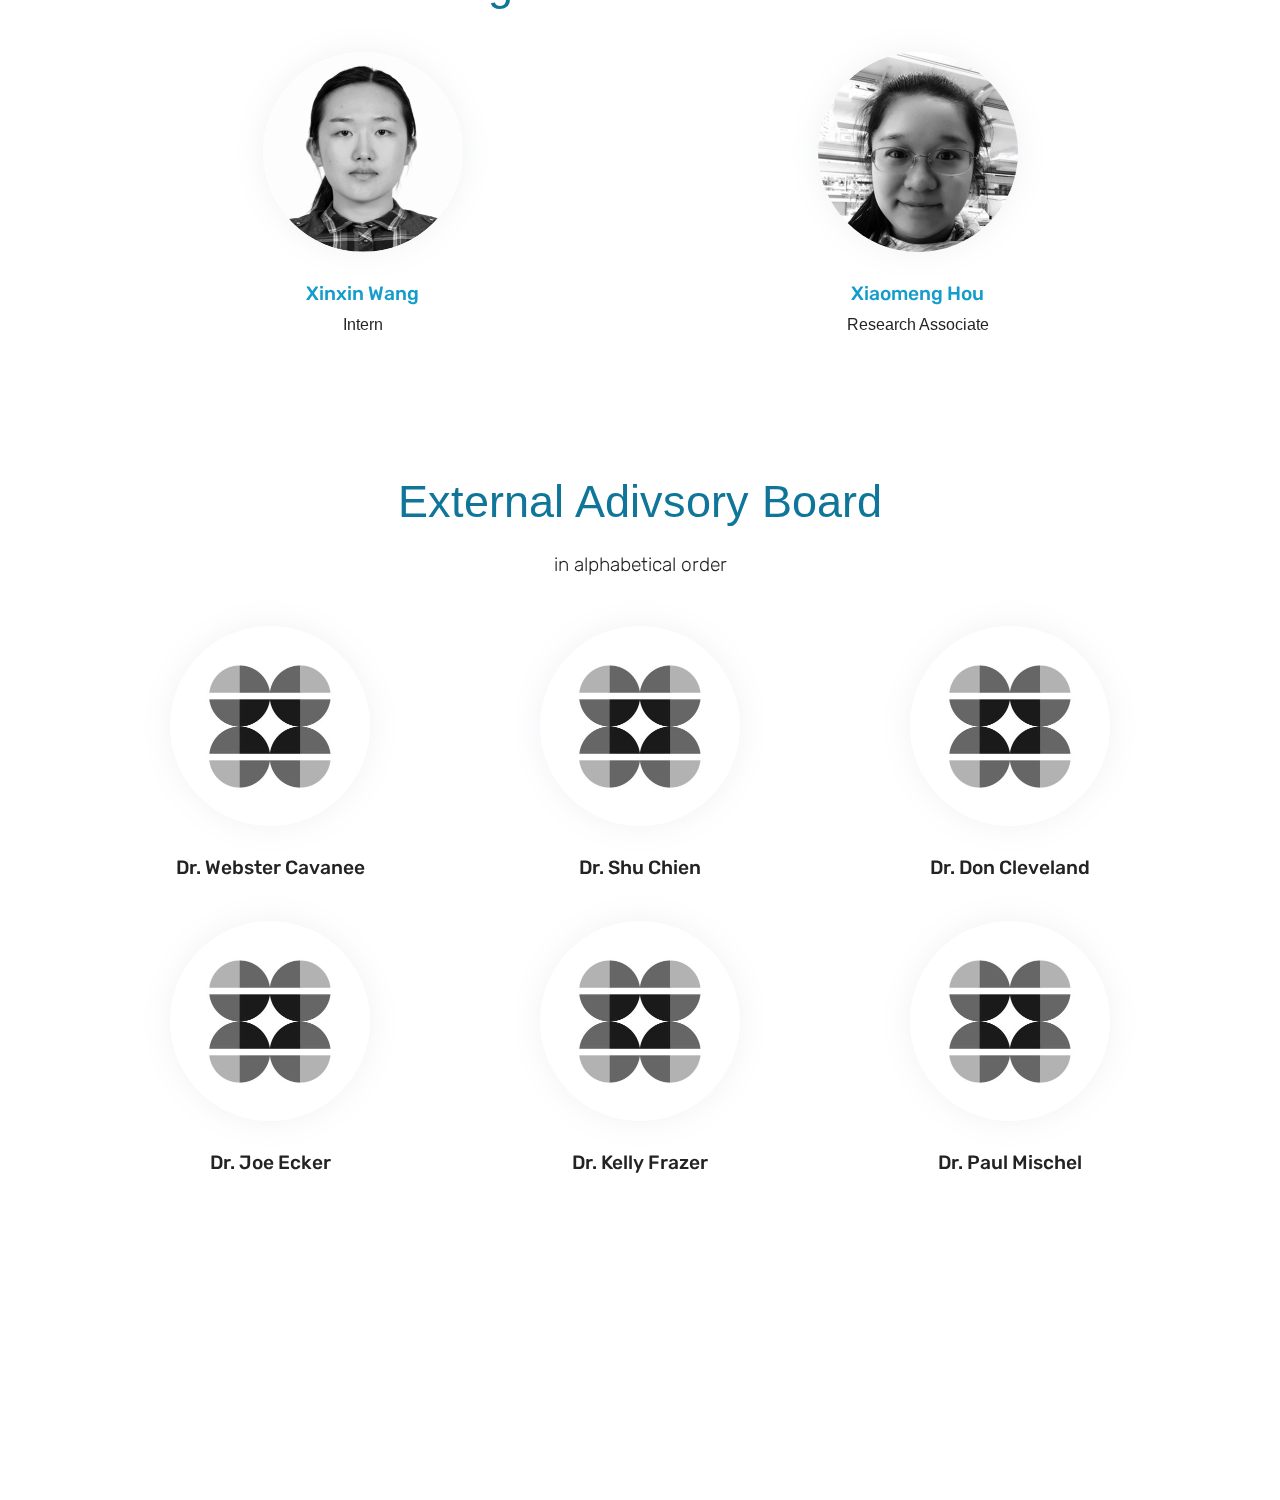
<file: page1.html>
<!DOCTYPE html>
<html >
<head>
  <!-- Site made with Mobirise Website Builder v4.7.2, https://mobirise.com -->
  <meta charset="UTF-8">
  <meta http-equiv="X-UA-Compatible" content="IE=edge">
  <meta name="generator" content="Mobirise v4.7.2, mobirise.com">
  <meta name="viewport" content="width=device-width, initial-scale=1, minimum-scale=1">
  <link rel="shortcut icon" href="assets/images/cfe-icon-01-128x129.png" type="image/x-icon">
  <meta name="description" content="Website Builder Description">
  <title>Our Team</title>
  <link rel="stylesheet" href="assets/web/assets/mobirise-icons/mobirise-icons.css">
  <link rel="stylesheet" href="assets/tether/tether.min.css">
  <link rel="stylesheet" href="assets/bootstrap/css/bootstrap.min.css">
  <link rel="stylesheet" href="assets/bootstrap/css/bootstrap-grid.min.css">
  <link rel="stylesheet" href="assets/bootstrap/css/bootstrap-reboot.min.css">
  <link rel="stylesheet" href="assets/socicon/css/styles.css">
  <link rel="stylesheet" href="assets/dropdown/css/style.css">
  <link rel="stylesheet" href="assets/theme/css/style.css">
  <link rel="stylesheet" href="assets/mobirise/css/mbr-additional.css" type="text/css">
  
  
  
</head>
<body>
  <section class="cid-qQQfRI6H1b mbr-parallax-background" id="header2-1y">

    

    <div class="mbr-overlay" style="opacity: 0.7; background-color: rgb(35, 35, 35);"></div>

    <div class="container align-center">
        <div class="row justify-content-md-center">
            <div class="mbr-white col-md-10">
                <h1 class="mbr-section-title mbr-bold pb-3 mbr-fonts-style display-1">
                    Our Team</h1>
                
                <p class="mbr-text pb-3 mbr-fonts-style display-2">
                    Meet the Scientists at the Center</p>
                
            </div>
        </div>
    </div>
    
</section>

<section class="engine"><a href="https://mobirise.me/r">bootstrap templates</a></section><section class="menu cid-qPBh6ZGNE1" once="menu" id="menu2-3">

    

    <nav class="navbar navbar-expand beta-menu navbar-dropdown align-items-center navbar-fixed-top navbar-toggleable-sm">
        <button class="navbar-toggler navbar-toggler-right" type="button" data-toggle="collapse" data-target="#navbarSupportedContent" aria-controls="navbarSupportedContent" aria-expanded="false" aria-label="Toggle navigation">
            <div class="hamburger">
                <span></span>
                <span></span>
                <span></span>
                <span></span>
            </div>
        </button>
        <div class="menu-logo">
            <div class="navbar-brand">
                <span class="navbar-logo">
                    <a href="index.html">
                        <img src="assets/images/cfe-brandmark-1-330x121.png" alt="Mobirise" title="" style="height: 3.8rem;">
                    </a>
                </span>
                
            </div>
        </div>
        <div class="collapse navbar-collapse" id="navbarSupportedContent">
            <ul class="navbar-nav nav-dropdown nav-right" data-app-modern-menu="true"><li class="nav-item">
                    <a class="nav-link link text-black display-4" href="index.html">
                        Home</a>
                </li><li class="nav-item"><a class="nav-link link text-black display-4" href="page3.html">
                        About Us</a></li><li class="nav-item"><a class="nav-link link text-black display-4" href="page2.html">
                        Technologies</a></li><li class="nav-item"><a class="nav-link link text-black display-4" href="page4.html">
                        Partership Opportunities</a></li><li class="nav-item"><a class="nav-link link text-black display-4" href="page5.html">
                        Outreach</a></li><li class="nav-item">
                    <a class="nav-link link text-black display-4" href="page1.html">Our Team</a>
                </li></ul>
            
        </div>
    </nav>
</section>

<section class="teams1 cid-qQg177tlIB" id="teams1-1k">
    
    

    
    <div class="container">
        <h2 class="mbr-section-title  pb-3 mbr-fonts-style align-center  display-2">
            Leadership</h2>
        
        <div class="media-container-row">

            <div class="card p-3 col-12 col-md-6 col-lg-3">
                <div class="card-img ">
                    <img class="img-icon" src="assets/images/bing-cir-400x400.jpg" alt="Mobirise" title="">
                </div>
                <div class="card-box align-center">
                    <h4 class="card-title mbr-fonts-style mbr-semibold display-5">Dr. Bing Ren</h4>
                    <h5 class="user-desc mbr-fonts-style display-4">Director</h5>
                    
                    
                </div>
            </div>

            <div class="card p-3 col-12 col-md-6 align-center col-lg-3">
                <div class="card-img ">
                    <img class="img-icon" src="assets/images/allen-cir-400x400.jpg" alt="Mobirise" title="">
                </div>
                <div class="card-box">
                    <h4 class="card-title mbr-fonts-style mbr-semibold display-5">Dr. Allen Wang</h4>
                    <h5 class="user-desc mbr-fonts-style display-4">
                        Associate Director<br>Research Program Development</h5>
                    
                    
                </div>
            </div>

            <div class="card p-3 col-12 col-md-6 align-center col-lg-3">
                <div class="card-img ">
                    <img class="img-icon" src="assets/images/dave-cir-400x400.jpg" alt="Mobirise" title="">
                </div>
                <div class="card-box">
                    <h4 class="card-title mbr-fonts-style mbr-semibold display-5">Dr. David Gorkin</h4>
                    <h5 class="user-desc mbr-fonts-style display-4">
                        Associate Director<br>Epigenomics</h5>
                    
                    
                </div>
            </div>

            <div class="card p-3 col-12 col-md-6 align-center col-lg-3">
                <div class="card-img ">
                    <div class="img-holder">
                        <img class="img-icon" src="assets/images/sebastian-cir-400x400.jpg" alt="Mobirise" title="">
                    </div>
                </div>
                <div class="card-box">
                    <h4 class="card-title mbr-fonts-style mbr-semibold display-5">Dr. Sebastian Preissl</h4>
                    <h5 class="user-desc mbr-fonts-style display-4">
                        Associate Director<br>Single-cell Genomics</h5>
                    
                    
                </div>
            </div>

        </div>
    </div>
</section>

<section class="teams1 cid-qQg17Z1VhM" id="teams1-1l">
    
    

    
    <div class="container">
        <h2 class="mbr-section-title  pb-3 mbr-fonts-style align-center  display-2">
            Epigenomics</h2>
        
        <div class="media-container-row">

            <div class="card p-3 col-12 col-md-6 col-lg-3">
                <div class="card-img ">
                    <img class="img-icon" src="assets/images/frank-cir-400x400.jpg" alt="Mobirise" title="">
                </div>
                <div class="card-box align-center">
                    <h4 class="card-title mbr-fonts-style mbr-semibold display-5">
                        Dr. Zhang Cheng</h4>
                    <h5 class="user-desc mbr-fonts-style display-4">
                        Bioinformatics Scientist</h5>
                    
                    
                </div>
            </div>

            <div class="card p-3 col-12 col-md-6 align-center col-lg-3">
                <div class="card-img ">
                    <img class="img-icon" src="assets/images/jeeyun-cir-400x400.jpg" alt="Mobirise" title="">
                </div>
                <div class="card-box">
                    <h4 class="card-title mbr-fonts-style mbr-semibold display-5">Jee Yun Han</h4>
                    <h5 class="user-desc mbr-fonts-style display-4">
                        Research Associate</h5>
                    
                    
                </div>
            </div>

            <div class="card p-3 col-12 col-md-6 align-center col-lg-3">
                <div class="card-img ">
                    <img class="img-icon" src="assets/images/alexis-cir-400x400.jpg" alt="Mobirise" title="">
                </div>
                <div class="card-box">
                    <h4 class="card-title mbr-fonts-style mbr-semibold display-5">
                        Alexis Dowiak</h4>
                    <h5 class="user-desc mbr-fonts-style display-4">
                        Research Associate</h5>
                    
                    
                </div>
            </div>

            <div class="card p-3 col-12 col-md-6 align-center col-lg-3">
                <div class="card-img ">
                    <div class="img-holder">
                        <img class="img-icon" src="assets/images/rob-cir-400x400.jpg" alt="Mobirise" title="">
                    </div>
                </div>
                <div class="card-box">
                    <h4 class="card-title mbr-fonts-style mbr-semibold display-5">
                        Steve Elliott
                    </h4>
                    <h5 class="user-desc mbr-fonts-style display-4">
                        Research Assocaite</h5>
                    
                    
                </div>
            </div>

        </div>
    </div>
</section>

<section class="teams1 cid-qQg18iTayM" id="teams1-1m">
    
    

    
    <div class="container">
        <h2 class="mbr-section-title  pb-3 mbr-fonts-style align-center  display-2">
            Single-Cell Genomics</h2>
        
        <div class="media-container-row">

            <div class="card p-3 col-12 col-md-6">
                <div class="card-img ">
                    <img class="img-icon" src="assets/images/xinxin-cir-400x400.jpg" alt="Mobirise" title="">
                </div>
                <div class="card-box align-center">
                    <h4 class="card-title mbr-fonts-style mbr-semibold display-5">
                        Xinxin Wang</h4>
                    <h5 class="user-desc mbr-fonts-style display-4">
                        Intern</h5>
                    
                    
                </div>
            </div>

            <div class="card p-3 col-12 col-md-6 align-center">
                <div class="card-img ">
                    <img class="img-icon" src="assets/images/xiao-cir-400x400.jpg" alt="Mobirise" title="">
                </div>
                <div class="card-box">
                    <h4 class="card-title mbr-fonts-style mbr-semibold display-5">
                        Xiaomeng Hou</h4>
                    <h5 class="user-desc mbr-fonts-style display-4">
                        Research Associate</h5>
                    
                    
                </div>
            </div>

            

            

        </div>
    </div>
</section>

<section class="teams1 cid-qQg18G9D78" id="teams1-1n">
    
    

    
    <div class="container">
        <h2 class="mbr-section-title  pb-3 mbr-fonts-style align-center  display-2">
            External Adivsory Board</h2>
        <h3 class="mbr-section-subtitle pb-4 mbr-fonts-style align-center mbr-light display-5">in alphabetical order</h3>
        <div class="media-container-row">

            <div class="card p-3 col-12 col-md-6 col-lg-4">
                <div class="card-img ">
                    <img class="img-icon" src="assets/images/cfe-icon-2-400x401.jpg" alt="Mobirise" title="">
                </div>
                <div class="card-box align-center">
                    <h4 class="card-title mbr-fonts-style mbr-semibold display-5">
                        Dr. Webster Cavanee</h4>
                    
                    
                    
                </div>
            </div>

            <div class="card p-3 col-12 col-md-6 align-center col-lg-4">
                <div class="card-img ">
                    <img class="img-icon" src="assets/images/cfe-icon-2-400x401.jpg" alt="Mobirise" title="">
                </div>
                <div class="card-box">
                    <h4 class="card-title mbr-fonts-style mbr-semibold display-5">
                        Dr. Shu Chien</h4>
                    
                    
                    
                </div>
            </div>

            <div class="card p-3 col-12 col-md-6 align-center col-lg-4">
                <div class="card-img ">
                    <img class="img-icon" src="assets/images/cfe-icon-2-400x401.jpg" alt="Mobirise" title="">
                </div>
                <div class="card-box">
                    <h4 class="card-title mbr-fonts-style mbr-semibold display-5">
                        Dr. Don Cleveland</h4>
                    
                    
                    
                </div>
            </div>

            

        </div>
    </div>
</section>

<section class="teams1 cid-qQJfd8tBPw" id="teams1-1p">
    
    

    
    <div class="container">
        
        
        <div class="media-container-row">

            <div class="card p-3 col-12 col-md-6 col-lg-4">
                <div class="card-img ">
                    <img class="img-icon" src="assets/images/cfe-icon-2-400x401.jpg" alt="Mobirise" title="">
                </div>
                <div class="card-box align-center">
                    <h4 class="card-title mbr-fonts-style mbr-semibold display-5">
                        Dr. Joe Ecker</h4>
                    
                    
                    
                </div>
            </div>

            <div class="card p-3 col-12 col-md-6 align-center col-lg-4">
                <div class="card-img ">
                    <img class="img-icon" src="assets/images/cfe-icon-2-400x401.jpg" alt="Mobirise" title="">
                </div>
                <div class="card-box">
                    <h4 class="card-title mbr-fonts-style mbr-semibold display-5">
                        Dr. Kelly Frazer</h4>
                    
                    
                    
                </div>
            </div>

            <div class="card p-3 col-12 col-md-6 align-center col-lg-4">
                <div class="card-img ">
                    <img class="img-icon" src="assets/images/cfe-icon-2-400x401.jpg" alt="Mobirise" title="">
                </div>
                <div class="card-box">
                    <h4 class="card-title mbr-fonts-style mbr-semibold display-5">
                        Dr. Paul Mischel</h4>
                    
                    
                    
                </div>
            </div>

            

        </div>
    </div>
</section>

<section class="cid-qRLs6lbrQx mbr-reveal" id="footer1-2x">

    

    

    <div class="container">
        <div class="media-container-row content text-white">
            <div class="col-12 col-md-3">
                <div class="media-wrap">
                    <a href="#top">
                        <img src="assets/images/cfe-icon-3-192x193.png" alt="Mobirise" title="">
                    </a>
                </div>
            </div>
            <div class="col-12 col-md-3 mbr-fonts-style display-7">
                <h5 class="pb-3">
                    Address
                </h5>
                <p class="mbr-text">9500 Gilman Drive
<br>MC 0653
<br>La Jolla, California 92093​-0653
<br>
<br>CMM-East
<br>Room #1056-8 (Offices)
<br>Room #1087-88 (Lab)</p>
            </div>
            <div class="col-12 col-md-3 mbr-fonts-style display-7">
                <h5 class="pb-3">
                    Contacts
                </h5>
                <p class="mbr-text">
                    Email: epigenome@ucsd.edu&nbsp;<br>Phone: 858-246-2650                    <br><br></p>
            </div>
            <div class="col-12 col-md-3 mbr-fonts-style display-7">
                <h5 class="pb-3">
                    Links
                </h5>
                <p class="mbr-text"><a class="text-primary" href="http://renlab.sdsc.edu/renlab_website/" target="_blank">Ren Lab&nbsp;</a><br><a class="text-primary" href="https://mobirise.com/mobirise-free-win.zip">Cellular and Molecular Medicine</a>&nbsp;<br><a class="text-primary" href="https://mobirise.com/mobirise-free-mac.zip">UC San Diego Health Sciences</a></p>
            </div>
        </div>
        
    </div>
</section>


  <script src="assets/web/assets/jquery/jquery.min.js"></script>
  <script src="assets/popper/popper.min.js"></script>
  <script src="assets/tether/tether.min.js"></script>
  <script src="assets/bootstrap/js/bootstrap.min.js"></script>
  <script src="assets/parallax/jarallax.min.js"></script>
  <script src="assets/dropdown/js/script.min.js"></script>
  <script src="assets/touchswipe/jquery.touch-swipe.min.js"></script>
  <script src="assets/smoothscroll/smooth-scroll.js"></script>
  <script src="assets/theme/js/script.js"></script>
  
  
</body>
</html>
</file>
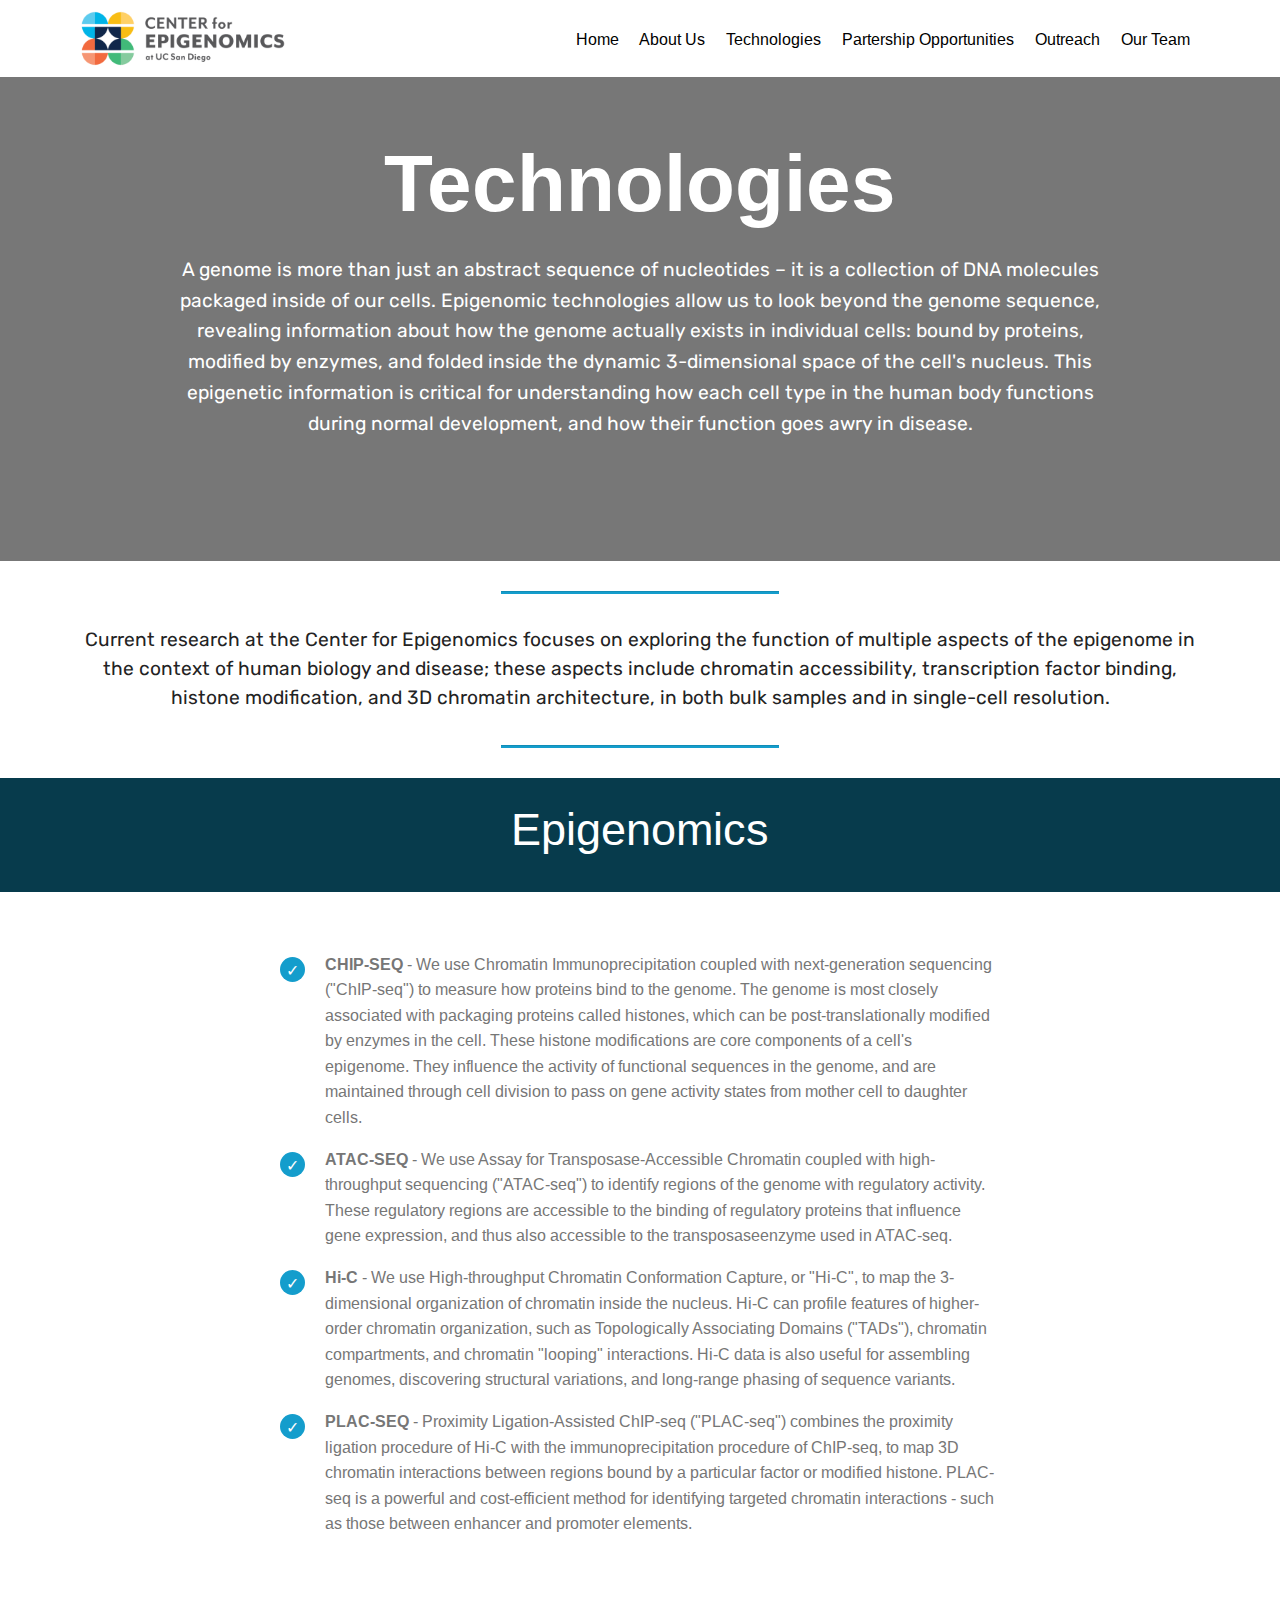
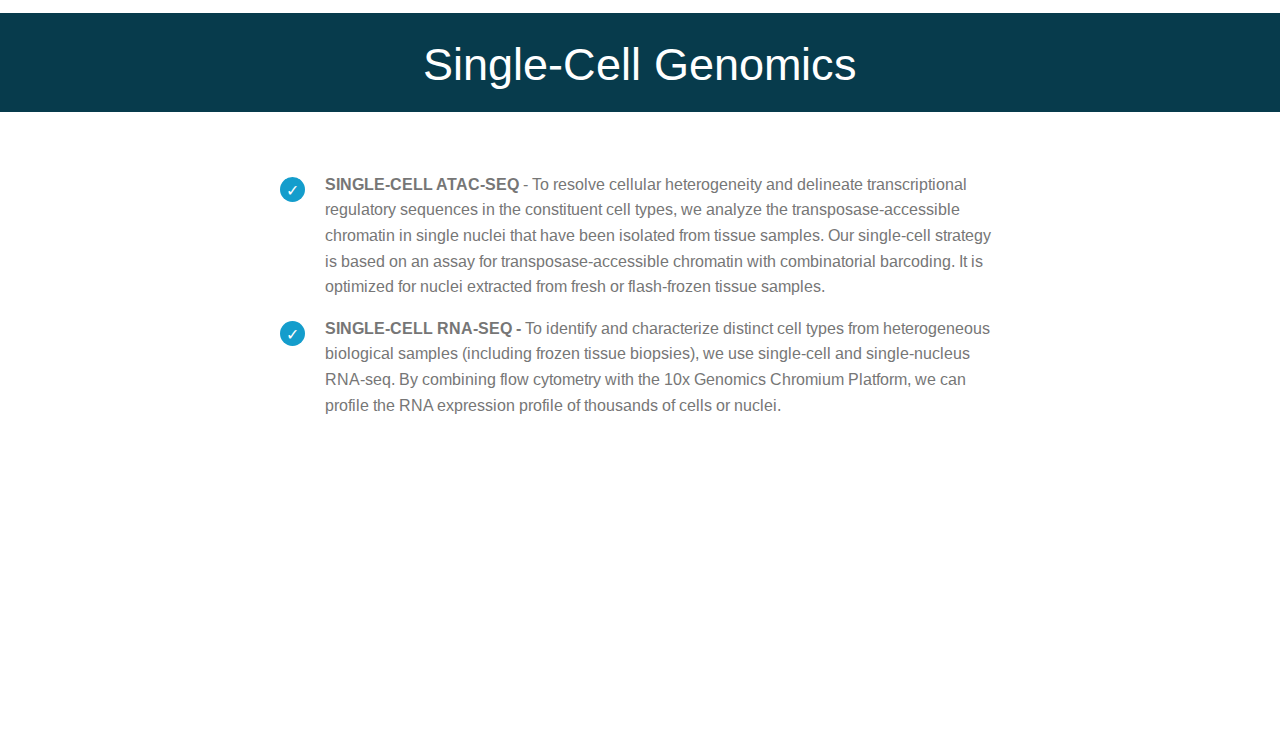
<file: page2.html>
<!DOCTYPE html>
<html >
<head>
  <!-- Site made with Mobirise Website Builder v4.7.2, https://mobirise.com -->
  <meta charset="UTF-8">
  <meta http-equiv="X-UA-Compatible" content="IE=edge">
  <meta name="generator" content="Mobirise v4.7.2, mobirise.com">
  <meta name="viewport" content="width=device-width, initial-scale=1, minimum-scale=1">
  <link rel="shortcut icon" href="assets/images/cfe-icon-01-128x129.png" type="image/x-icon">
  <meta name="description" content="Site Maker Description">
  <title>Our Technologies</title>
  <link rel="stylesheet" href="assets/web/assets/mobirise-icons/mobirise-icons.css">
  <link rel="stylesheet" href="assets/tether/tether.min.css">
  <link rel="stylesheet" href="assets/bootstrap/css/bootstrap.min.css">
  <link rel="stylesheet" href="assets/bootstrap/css/bootstrap-grid.min.css">
  <link rel="stylesheet" href="assets/bootstrap/css/bootstrap-reboot.min.css">
  <link rel="stylesheet" href="assets/socicon/css/styles.css">
  <link rel="stylesheet" href="assets/dropdown/css/style.css">
  <link rel="stylesheet" href="assets/theme/css/style.css">
  <link rel="stylesheet" href="assets/mobirise/css/mbr-additional.css" type="text/css">
  
  
  
</head>
<body>
  <section class="menu cid-qPBh6ZGNE1" once="menu" id="menu2-d">

    

    <nav class="navbar navbar-expand beta-menu navbar-dropdown align-items-center navbar-fixed-top navbar-toggleable-sm">
        <button class="navbar-toggler navbar-toggler-right" type="button" data-toggle="collapse" data-target="#navbarSupportedContent" aria-controls="navbarSupportedContent" aria-expanded="false" aria-label="Toggle navigation">
            <div class="hamburger">
                <span></span>
                <span></span>
                <span></span>
                <span></span>
            </div>
        </button>
        <div class="menu-logo">
            <div class="navbar-brand">
                <span class="navbar-logo">
                    <a href="index.html">
                        <img src="assets/images/cfe-brandmark-1-330x121.png" alt="Mobirise" title="" style="height: 3.8rem;">
                    </a>
                </span>
                
            </div>
        </div>
        <div class="collapse navbar-collapse" id="navbarSupportedContent">
            <ul class="navbar-nav nav-dropdown nav-right" data-app-modern-menu="true"><li class="nav-item">
                    <a class="nav-link link text-black display-4" href="index.html">
                        Home</a>
                </li><li class="nav-item"><a class="nav-link link text-black display-4" href="page3.html">
                        About Us</a></li><li class="nav-item"><a class="nav-link link text-black display-4" href="page2.html">
                        Technologies</a></li><li class="nav-item"><a class="nav-link link text-black display-4" href="page4.html">
                        Partership Opportunities</a></li><li class="nav-item"><a class="nav-link link text-black display-4" href="page5.html">
                        Outreach</a></li><li class="nav-item">
                    <a class="nav-link link text-black display-4" href="page1.html">Our Team</a>
                </li></ul>
            
        </div>
    </nav>
</section>

<section class="engine"><a href="https://mobirise.me/n">landing page templates</a></section><section class="header1 cid-qPH4LxiqWm" data-bg-video="https://www.youtube.com/embed/wQbb9YWxo0Y?rel=0&amp;showinfo=0&amp;autoplay=0&amp;loop=1" id="header1-l">

    

    <div class="mbr-overlay" style="opacity: 0.5; background-color: rgb(0, 0, 0);">
    </div>

    <div class="container">
        <div class="row justify-content-md-center">
            <div class="mbr-white col-md-10">
                <h1 class="mbr-section-title align-center mbr-bold pb-3 mbr-fonts-style display-1">
                    Technologies</h1>
                
                <p class="mbr-text align-center pb-3 mbr-fonts-style display-5">A genome is more than just an abstract sequence of nucleotides – it is a collection of DNA molecules packaged inside of our cells. Epigenomic technologies allow us to look beyond the genome sequence, revealing information about how the genome actually exists in individual cells: bound by proteins, modified by enzymes, and folded inside the dynamic 3-dimensional space of the cell's nucleus. This epigenetic information is critical for understanding how each cell type in the human body functions during normal development, and how their function goes awry in disease.</p>
                
            </div>
        </div>
    </div>

</section>

<section class="mbr-section article content9 cid-qQQaizn8FN" id="content9-1x">
    
     

    <div class="container">
        <div class="inner-container" style="width: 100%;">
            <hr class="line" style="width: 25%;">
            <div class="section-text align-center mbr-fonts-style display-5">Current research at the Center for Epigenomics focuses on exploring the function of multiple aspects of the epigenome in the context of human biology and disease; these aspects include chromatin accessibility, transcription factor binding, histone modification, and 3D chromatin architecture, in both bulk samples and in single-cell resolution.</div>
            <hr class="line" style="width: 25%;">
        </div>
        </div>
</section>

<section class="mbr-section content4 cid-qPHwMBZbsi" id="content4-1a">

    

    <div class="container">
        <div class="media-container-row">
            <div class="title col-12 col-md-8">
                <h2 class="align-center pb-3 mbr-fonts-style display-2">
                    Epigenomics</h2>
                
                
            </div>
        </div>
    </div>
</section>

<section class="mbr-section article content12 cid-qPHwtdyxYJ" id="content12-18">
     

    <div class="container">
        <div class="media-container-row">
            <div class="mbr-text counter-container col-12 col-md-8 mbr-fonts-style display-7">
                <ul>
                    <li><strong>CHIP-SEQ</strong> - We use Chromatin Immunoprecipitation coupled with next-generation sequencing ("ChIP-seq") to measure how proteins bind to the genome. The genome is most closely associated with packaging proteins called histones, which can be post-translationally modified by enzymes in the cell. These histone modifications are core components of a cell's epigenome. They influence the activity of functional sequences in the genome, and are maintained through cell division to pass on gene activity states from mother cell to daughter cells.</li>
                    <li><strong>ATAC-SEQ</strong> - We use Assay for Transposase-Accessible Chromatin coupled with high-throughput sequencing ("ATAC-seq") to identify regions of the genome with regulatory activity. These regulatory regions are accessible to the binding of regulatory proteins that influence gene expression, and thus also accessible to the transposaseenzyme used in ATAC-seq.&nbsp;</li>
                    <li><strong>Hi-C</strong>&nbsp;- We use High-throughput Chromatin Conformation Capture, or "Hi-C", to map the 3-dimensional organization of chromatin inside the nucleus. Hi-C can profile features of higher-order chromatin organization, such as Topologically Associating Domains ("TADs"), chromatin compartments, and chromatin "looping" interactions. Hi-C data is also useful for assembling genomes, discovering structural variations, and long-range phasing of sequence variants.</li><li><strong>PLAC-SEQ</strong> - Proximity Ligation-Assisted ChIP-seq ("PLAC-seq") combines the proximity ligation procedure of Hi-C with the immunoprecipitation procedure of ChIP-seq, to map 3D chromatin interactions between regions bound by a particular factor or modified histone. PLAC-seq is a powerful and cost-efficient method for identifying targeted chromatin interactions - such as those between enhancer and promoter elements.</li>
                </ul>
            </div>
        </div>
    </div>
</section>

<section class="mbr-section content4 cid-qPHxuFfBPg" id="content4-1b">

    

    <div class="container">
        <div class="media-container-row">
            <div class="title col-12 col-md-8">
                <h2 class="align-center pb-3 mbr-fonts-style display-2">
                    Single-Cell Genomics</h2>
                
                
            </div>
        </div>
    </div>
</section>

<section class="mbr-section article content12 cid-qPHB3O9ZRD" id="content12-1c">
     

    <div class="container">
        <div class="media-container-row">
            <div class="mbr-text counter-container col-12 col-md-8 mbr-fonts-style display-7">
                <ul>
                    <li><strong>SINGLE-CELL ATAC-SEQ</strong> - To resolve cellular heterogeneity and delineate transcriptional regulatory sequences in the constituent cell types, we analyze the transposase-accessible chromatin in single nuclei that have been isolated from tissue samples. Our single-cell strategy is based on an assay for transposase-accessible chromatin with combinatorial barcoding. It is optimized for nuclei extracted from fresh or flash-frozen tissue samples.
</li>
                    <li><strong>SINGLE-CELL RNA-SEQ - </strong>To identify and characterize distinct cell types from heterogeneous biological samples (including frozen tissue biopsies), we use single-cell and single-nucleus RNA-seq. By combining flow cytometry with the 10x Genomics Chromium Platform, we can profile the RNA expression profile of thousands of cells or nuclei.</li>
                </ul>
            </div>
        </div>
    </div>
</section>

<section class="cid-qRLrIyxF6V mbr-reveal" id="footer1-2t">

    

    

    <div class="container">
        <div class="media-container-row content text-white">
            <div class="col-12 col-md-3">
                <div class="media-wrap">
                    <a href="#top">
                        <img src="assets/images/cfe-icon-3-192x193.png" alt="Mobirise" title="">
                    </a>
                </div>
            </div>
            <div class="col-12 col-md-3 mbr-fonts-style display-7">
                <h5 class="pb-3">
                    Address
                </h5>
                <p class="mbr-text">9500 Gilman Drive
<br>MC 0653
<br>La Jolla, California 92093​-0653
<br>
<br>CMM-East
<br>Room #1056-8 (Offices)
<br>Room #1087-88 (Lab)</p>
            </div>
            <div class="col-12 col-md-3 mbr-fonts-style display-7">
                <h5 class="pb-3">
                    Contacts
                </h5>
                <p class="mbr-text">
                    Email: epigenome@ucsd.edu&nbsp;<br>Phone: 858-246-2650                    <br><br></p>
            </div>
            <div class="col-12 col-md-3 mbr-fonts-style display-7">
                <h5 class="pb-3">
                    Links
                </h5>
                <p class="mbr-text"><a class="text-primary" href="http://renlab.sdsc.edu/renlab_website/" target="_blank">Ren Lab&nbsp;</a><br><a class="text-primary" href="https://mobirise.com/mobirise-free-win.zip">Cellular and Molecular Medicine</a>&nbsp;<br><a class="text-primary" href="https://mobirise.com/mobirise-free-mac.zip">UC San Diego Health Sciences</a></p>
            </div>
        </div>
        
    </div>
</section>


  <script src="assets/web/assets/jquery/jquery.min.js"></script>
  <script src="assets/popper/popper.min.js"></script>
  <script src="assets/tether/tether.min.js"></script>
  <script src="assets/bootstrap/js/bootstrap.min.js"></script>
  <script src="assets/smoothscroll/smooth-scroll.js"></script>
  <script src="assets/touchswipe/jquery.touch-swipe.min.js"></script>
  <script src="assets/ytplayer/jquery.mb.ytplayer.min.js"></script>
  <script src="assets/vimeoplayer/jquery.mb.vimeo_player.js"></script>
  <script src="assets/dropdown/js/script.min.js"></script>
  <script src="assets/theme/js/script.js"></script>
  
  
</body>
</html>
</file>
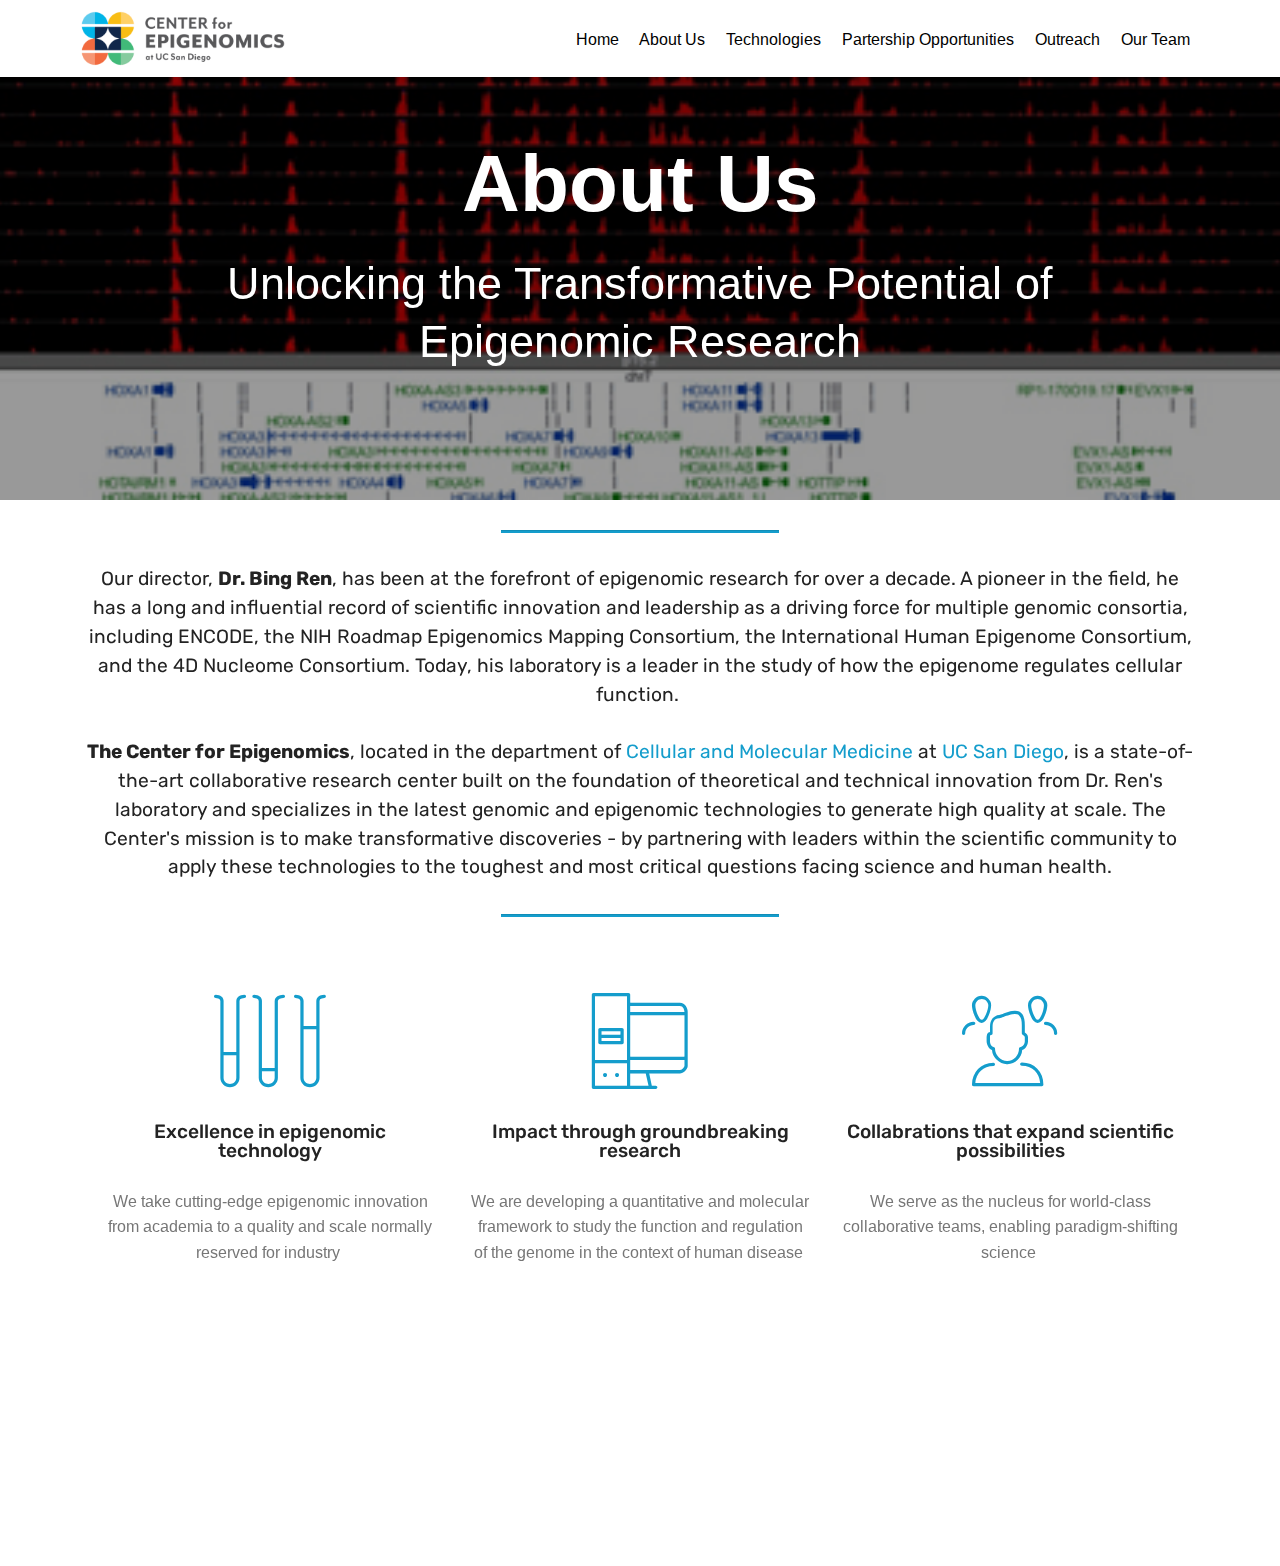
<file: page3.html>
<!DOCTYPE html>
<html >
<head>
  <!-- Site made with Mobirise Website Builder v4.7.2, https://mobirise.com -->
  <meta charset="UTF-8">
  <meta http-equiv="X-UA-Compatible" content="IE=edge">
  <meta name="generator" content="Mobirise v4.7.2, mobirise.com">
  <meta name="viewport" content="width=device-width, initial-scale=1, minimum-scale=1">
  <link rel="shortcut icon" href="assets/images/cfe-icon-01-128x129.png" type="image/x-icon">
  <meta name="description" content="Site Maker Description">
  <title>About Us</title>
  <link rel="stylesheet" href="assets/icons-mind/style.css">
  <link rel="stylesheet" href="assets/web/assets/mobirise-icons/mobirise-icons.css">
  <link rel="stylesheet" href="assets/tether/tether.min.css">
  <link rel="stylesheet" href="assets/bootstrap/css/bootstrap.min.css">
  <link rel="stylesheet" href="assets/bootstrap/css/bootstrap-grid.min.css">
  <link rel="stylesheet" href="assets/bootstrap/css/bootstrap-reboot.min.css">
  <link rel="stylesheet" href="assets/socicon/css/styles.css">
  <link rel="stylesheet" href="assets/dropdown/css/style.css">
  <link rel="stylesheet" href="assets/theme/css/style.css">
  <link rel="stylesheet" href="assets/mobirise/css/mbr-additional.css" type="text/css">
  
  
  
</head>
<body>
  <section class="menu cid-qPH5fBRKTD" once="menu" id="menu2-m">

    

    <nav class="navbar navbar-expand beta-menu navbar-dropdown align-items-center navbar-fixed-top navbar-toggleable-sm">
        <button class="navbar-toggler navbar-toggler-right" type="button" data-toggle="collapse" data-target="#navbarSupportedContent" aria-controls="navbarSupportedContent" aria-expanded="false" aria-label="Toggle navigation">
            <div class="hamburger">
                <span></span>
                <span></span>
                <span></span>
                <span></span>
            </div>
        </button>
        <div class="menu-logo">
            <div class="navbar-brand">
                <span class="navbar-logo">
                    <a href="index.html">
                        <img src="assets/images/cfe-brandmark-1-330x121.png" alt="Mobirise" title="" style="height: 3.8rem;">
                    </a>
                </span>
                
            </div>
        </div>
        <div class="collapse navbar-collapse" id="navbarSupportedContent">
            <ul class="navbar-nav nav-dropdown nav-right" data-app-modern-menu="true"><li class="nav-item">
                    <a class="nav-link link text-black display-4" href="index.html">
                        Home</a>
                </li><li class="nav-item"><a class="nav-link link text-black display-4" href="page3.html">
                        About Us</a></li><li class="nav-item"><a class="nav-link link text-black display-4" href="page2.html">
                        Technologies</a></li><li class="nav-item"><a class="nav-link link text-black display-4" href="page4.html">
                        Partership Opportunities</a></li><li class="nav-item"><a class="nav-link link text-black display-4" href="page5.html">
                        Outreach</a></li><li class="nav-item">
                    <a class="nav-link link text-black display-4" href="page1.html">Our Team</a>
                </li></ul>
            
        </div>
    </nav>
</section>

<section class="engine"><a href="https://mobirise.me/q">responsive site templates</a></section><section class="header1 cid-qPH5fCxQG5 mbr-parallax-background" id="header1-n">

    

    <div class="mbr-overlay" style="opacity: 0.4; background-color: rgb(0, 0, 0);">
    </div>

    <div class="container">
        <div class="row justify-content-md-center">
            <div class="mbr-white col-md-10">
                <h1 class="mbr-section-title align-center mbr-bold pb-3 mbr-fonts-style display-1">About Us</h1>
                <h3 class="mbr-section-subtitle align-center mbr-light pb-3 mbr-fonts-style display-2">
                    Unlocking the Transformative Potential of Epigenomic Research</h3>
                
                
            </div>
        </div>
    </div>

</section>

<section class="mbr-section article content9 cid-qQ447Zgyqk" id="content9-1f">
    
     

    <div class="container">
        <div class="inner-container" style="width: 100%;">
            <hr class="line" style="width: 25%;">
            <div class="section-text align-center mbr-fonts-style display-5">Our director, <strong>Dr. Bing Ren</strong>, has been at the forefront of epigenomic research for over a decade. A pioneer in the field, he has a long and influential record of scientific innovation and leadership as a driving force for multiple genomic consortia, including ENCODE, the NIH Roadmap Epigenomics Mapping Consortium, the International Human Epigenome Consortium, and the 4D Nucleome Consortium. Today, his laboratory is a leader in the study of how the epigenome regulates cellular function.&nbsp;<br><br><strong>The Center for Epigenomics</strong>, located in the department of <a href="https://medschool.ucsd.edu/som/cmm/Pages/default.aspx" target="_blank">Cellular and Molecular Medicine</a> at <a href="http://www.ucsd.edu" target="_blank">UC San Diego</a>,&nbsp;is a state-of-the-art collaborative research center built on the foundation of theoretical and technical innovation from Dr. Ren's laboratory and specializes in the latest genomic and epigenomic technologies to generate high quality at scale. The Center's mission is to make transformative discoveries - by partnering with leaders within the scientific community to apply these technologies to the toughest and most critical questions facing science and human health.</div>
            <hr class="line" style="width: 25%;">
        </div>
        </div>
</section>

<section class="features1 cid-qQQ0zaVtpz" id="features1-1w">
    
    

    
    <div class="container">
        <div class="media-container-row">

            <div class="card p-3 col-12 col-md-6 col-lg-4">
                <div class="card-img pb-3">
                    <span class="mbr-iconfont imind-chemical-4"></span>
                </div>
                <div class="card-box">
                    <h4 class="card-title py-3 mbr-fonts-style display-5">
                        Excellence in epigenomic technology</h4>
                    <p class="mbr-text mbr-fonts-style display-7">We take cutting-edge epigenomic innovation from academia to a quality and scale normally reserved for industry&nbsp;<br></p>
                </div>
            </div>

            <div class="card p-3 col-12 col-md-6 col-lg-4">
                <div class="card-img pb-3">
                    <span class="mbr-iconfont imind-computer-3"></span>
                </div>
                <div class="card-box">
                    <h4 class="card-title py-3 mbr-fonts-style display-5">Impact through groundbreaking research</h4>
                    <p class="mbr-text mbr-fonts-style display-7">We are developing a quantitative and molecular framework to study the function and regulation of the genome in the context of human disease&nbsp;<br></p>
                </div>
            </div>

            <div class="card p-3 col-12 col-md-6 col-lg-4">
                <div class="card-img pb-3">
                    <span class="mbr-iconfont imind-conference"></span>
                </div>
                <div class="card-box">
                    <h4 class="card-title py-3 mbr-fonts-style display-5">
                        Collabrations that expand scientific possibilities</h4>
                    <p class="mbr-text mbr-fonts-style display-7">We serve as the nucleus for world-class collaborative teams, enabling paradigm-shifting science&nbsp;<br></p>
                </div>
            </div>

            

        </div>

    </div>

</section>

<section class="cid-qRLrFw3xdi mbr-reveal" id="footer1-2s">

    

    

    <div class="container">
        <div class="media-container-row content text-white">
            <div class="col-12 col-md-3">
                <div class="media-wrap">
                    <a href="#top">
                        <img src="assets/images/cfe-icon-3-192x193.png" alt="Mobirise" title="">
                    </a>
                </div>
            </div>
            <div class="col-12 col-md-3 mbr-fonts-style display-7">
                <h5 class="pb-3">
                    Address
                </h5>
                <p class="mbr-text">9500 Gilman Drive
<br>MC 0653
<br>La Jolla, California 92093​-0653
<br>
<br>CMM-East
<br>Room #1056-8 (Offices)
<br>Room #1087-88 (Lab)</p>
            </div>
            <div class="col-12 col-md-3 mbr-fonts-style display-7">
                <h5 class="pb-3">
                    Contacts
                </h5>
                <p class="mbr-text">
                    Email: epigenome@ucsd.edu&nbsp;<br>Phone: 858-246-2650                    <br><br></p>
            </div>
            <div class="col-12 col-md-3 mbr-fonts-style display-7">
                <h5 class="pb-3">
                    Links
                </h5>
                <p class="mbr-text"><a class="text-primary" href="http://renlab.sdsc.edu/renlab_website/" target="_blank">Ren Lab&nbsp;</a><br><a class="text-primary" href="https://mobirise.com/mobirise-free-win.zip">Cellular and Molecular Medicine</a>&nbsp;<br><a class="text-primary" href="https://mobirise.com/mobirise-free-mac.zip">UC San Diego Health Sciences</a></p>
            </div>
        </div>
        
    </div>
</section>


  <script src="assets/web/assets/jquery/jquery.min.js"></script>
  <script src="assets/popper/popper.min.js"></script>
  <script src="assets/tether/tether.min.js"></script>
  <script src="assets/bootstrap/js/bootstrap.min.js"></script>
  <script src="assets/touchswipe/jquery.touch-swipe.min.js"></script>
  <script src="assets/parallax/jarallax.min.js"></script>
  <script src="assets/smoothscroll/smooth-scroll.js"></script>
  <script src="assets/dropdown/js/script.min.js"></script>
  <script src="assets/theme/js/script.js"></script>
  
  
</body>
</html>
</file>
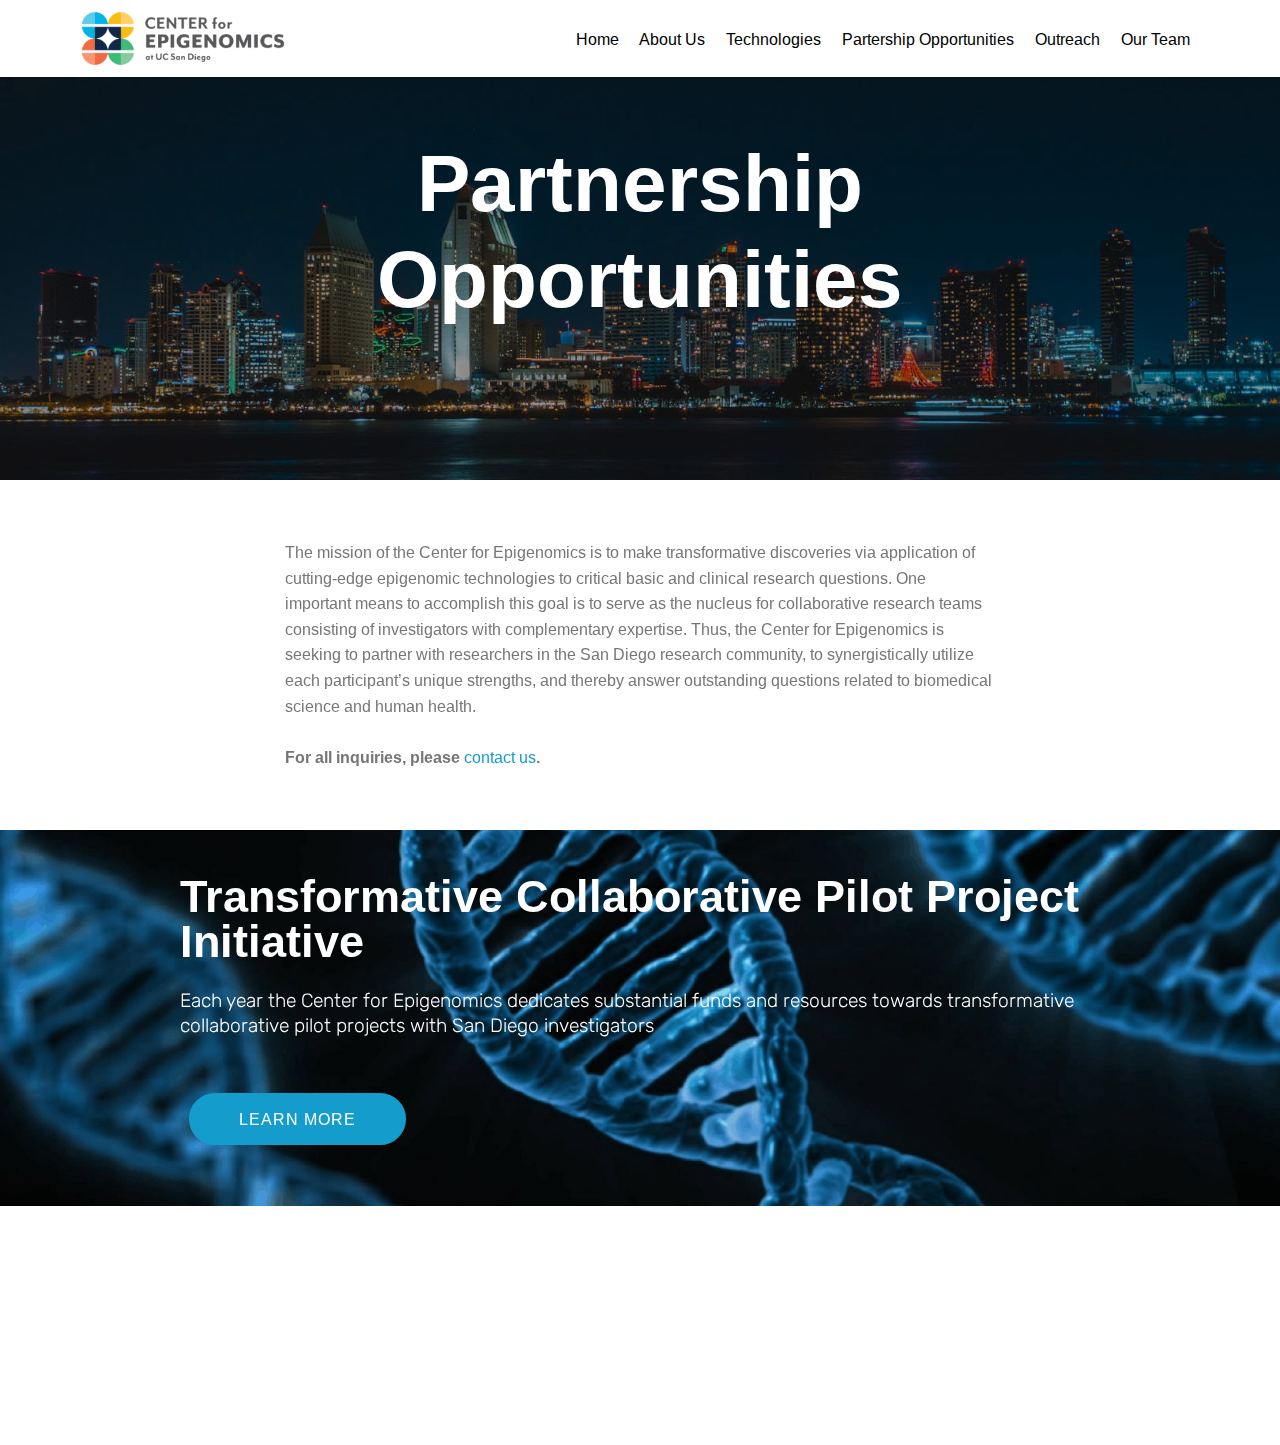
<file: page4.html>
<!DOCTYPE html>
<html >
<head>
  <!-- Site made with Mobirise Website Builder v4.7.2, https://mobirise.com -->
  <meta charset="UTF-8">
  <meta http-equiv="X-UA-Compatible" content="IE=edge">
  <meta name="generator" content="Mobirise v4.7.2, mobirise.com">
  <meta name="viewport" content="width=device-width, initial-scale=1, minimum-scale=1">
  <link rel="shortcut icon" href="assets/images/cfe-icon-01-128x129.png" type="image/x-icon">
  <meta name="description" content="Site Maker Description">
  <title>Partnership Opportunities</title>
  <link rel="stylesheet" href="assets/web/assets/mobirise-icons/mobirise-icons.css">
  <link rel="stylesheet" href="assets/tether/tether.min.css">
  <link rel="stylesheet" href="assets/bootstrap/css/bootstrap.min.css">
  <link rel="stylesheet" href="assets/bootstrap/css/bootstrap-grid.min.css">
  <link rel="stylesheet" href="assets/bootstrap/css/bootstrap-reboot.min.css">
  <link rel="stylesheet" href="assets/socicon/css/styles.css">
  <link rel="stylesheet" href="assets/dropdown/css/style.css">
  <link rel="stylesheet" href="assets/theme/css/style.css">
  <link rel="stylesheet" href="assets/mobirise/css/mbr-additional.css" type="text/css">
  
  
  
</head>
<body>
  <section class="menu cid-qPH6AESk1y" once="menu" id="menu2-o">

    

    <nav class="navbar navbar-expand beta-menu navbar-dropdown align-items-center navbar-fixed-top navbar-toggleable-sm">
        <button class="navbar-toggler navbar-toggler-right" type="button" data-toggle="collapse" data-target="#navbarSupportedContent" aria-controls="navbarSupportedContent" aria-expanded="false" aria-label="Toggle navigation">
            <div class="hamburger">
                <span></span>
                <span></span>
                <span></span>
                <span></span>
            </div>
        </button>
        <div class="menu-logo">
            <div class="navbar-brand">
                <span class="navbar-logo">
                    <a href="index.html">
                        <img src="assets/images/cfe-brandmark-1-330x121.png" alt="Mobirise" title="" style="height: 3.8rem;">
                    </a>
                </span>
                
            </div>
        </div>
        <div class="collapse navbar-collapse" id="navbarSupportedContent">
            <ul class="navbar-nav nav-dropdown nav-right" data-app-modern-menu="true"><li class="nav-item">
                    <a class="nav-link link text-black display-4" href="index.html">
                        Home</a>
                </li><li class="nav-item"><a class="nav-link link text-black display-4" href="page3.html">
                        About Us</a></li><li class="nav-item"><a class="nav-link link text-black display-4" href="page2.html">
                        Technologies</a></li><li class="nav-item"><a class="nav-link link text-black display-4" href="page4.html">
                        Partership Opportunities</a></li><li class="nav-item"><a class="nav-link link text-black display-4" href="page5.html">
                        Outreach</a></li><li class="nav-item">
                    <a class="nav-link link text-black display-4" href="page1.html">Our Team</a>
                </li></ul>
            
        </div>
    </nav>
</section>

<section class="engine"><a href="https://mobirise.me/w">html5 templates</a></section><section class="header1 cid-qPH6AFpAZt mbr-parallax-background" id="header1-p">

    

    <div class="mbr-overlay" style="opacity: 0.4; background-color: rgb(0, 0, 0);">
    </div>

    <div class="container">
        <div class="row justify-content-md-center">
            <div class="mbr-white col-md-10">
                <h1 class="mbr-section-title align-center mbr-bold pb-3 mbr-fonts-style display-1">
                    Partnership Opportunities</h1>
                <h3 class="mbr-section-subtitle align-center mbr-light pb-3 mbr-fonts-style display-2"></h3>
                
                
            </div>
        </div>
    </div>

</section>

<section class="mbr-section article content1 cid-qRumZGCmI8" id="content1-24">
    
     

    <div class="container">
        <div class="media-container-row">
            <div class="mbr-text col-12 col-md-8 mbr-fonts-style display-7">
                The mission of the Center for Epigenomics is to make transformative discoveries via application of cutting-edge epigenomic technologies to critical basic and clinical research questions. One important means to accomplish this goal is to serve as the nucleus for collaborative research teams consisting of investigators with complementary expertise. Thus, the Center for Epigenomics is seeking to partner with researchers in the San Diego research community, to synergistically utilize each participant’s unique strengths, and thereby answer outstanding questions related to biomedical science and human health.
<div><strong><br></strong></div><div><strong>For all inquiries, please <a href="mailto:epigenome@ucsd.edu">contact us</a>.</strong></div></div>
        </div>
    </div>
</section>

<section class="mbr-section info3 cid-qQQmCF3WMF" id="info3-22">

    

    

    <div class="container">
        <div class="row justify-content-center">
            <div class="media-container-column title col-12 col-md-10">
                <h2 class="align-left mbr-bold mbr-white pb-3 mbr-fonts-style display-2">
                    Transformative Collaborative Pilot Project Initiative</h2>
                <h3 class="mbr-section-subtitle align-left mbr-light mbr-white pb-3 mbr-fonts-style display-5">Each year the Center for Epigenomics dedicates substantial funds and resources towards transformative collaborative pilot projects with San Diego investigators</h3>
                
                <div class="mbr-section-btn align-left py-4"><a class="btn btn-primary display-4" href="page7.html">LEARN MORE</a></div>
            </div>
        </div>
    </div>
</section>

<section class="cid-qRLrS8Nlku mbr-reveal" id="footer1-2u">

    

    

    <div class="container">
        <div class="media-container-row content text-white">
            <div class="col-12 col-md-3">
                <div class="media-wrap">
                    <a href="#top">
                        <img src="assets/images/cfe-icon-3-192x193.png" alt="Mobirise" title="">
                    </a>
                </div>
            </div>
            <div class="col-12 col-md-3 mbr-fonts-style display-7">
                <h5 class="pb-3">
                    Address
                </h5>
                <p class="mbr-text">9500 Gilman Drive
<br>MC 0653
<br>La Jolla, California 92093​-0653
<br>
<br>CMM-East
<br>Room #1056-8 (Offices)
<br>Room #1087-88 (Lab)</p>
            </div>
            <div class="col-12 col-md-3 mbr-fonts-style display-7">
                <h5 class="pb-3">
                    Contacts
                </h5>
                <p class="mbr-text">
                    Email: epigenome@ucsd.edu&nbsp;<br>Phone: 858-246-2650                    <br><br></p>
            </div>
            <div class="col-12 col-md-3 mbr-fonts-style display-7">
                <h5 class="pb-3">
                    Links
                </h5>
                <p class="mbr-text"><a class="text-primary" href="http://renlab.sdsc.edu/renlab_website/" target="_blank">Ren Lab&nbsp;</a><br><a class="text-primary" href="https://mobirise.com/mobirise-free-win.zip">Cellular and Molecular Medicine</a>&nbsp;<br><a class="text-primary" href="https://mobirise.com/mobirise-free-mac.zip">UC San Diego Health Sciences</a></p>
            </div>
        </div>
        
    </div>
</section>


  <script src="assets/web/assets/jquery/jquery.min.js"></script>
  <script src="assets/popper/popper.min.js"></script>
  <script src="assets/tether/tether.min.js"></script>
  <script src="assets/bootstrap/js/bootstrap.min.js"></script>
  <script src="assets/dropdown/js/script.min.js"></script>
  <script src="assets/touchswipe/jquery.touch-swipe.min.js"></script>
  <script src="assets/parallax/jarallax.min.js"></script>
  <script src="assets/smoothscroll/smooth-scroll.js"></script>
  <script src="assets/theme/js/script.js"></script>
  
  
</body>
</html>
</file>
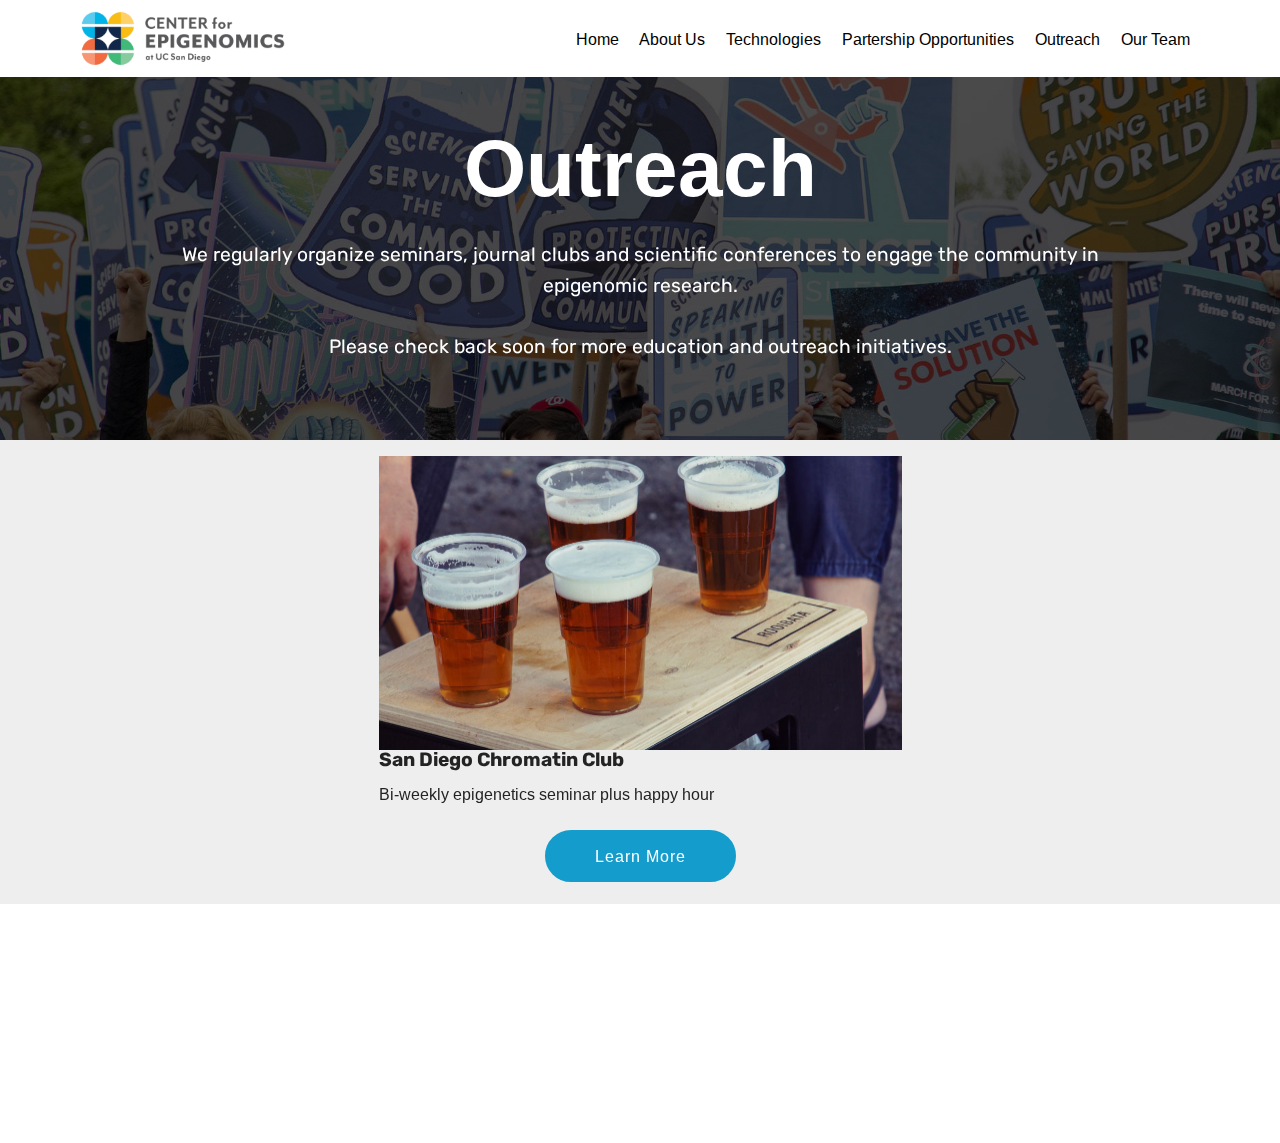
<file: page5.html>
<!DOCTYPE html>
<html >
<head>
  <!-- Site made with Mobirise Website Builder v4.7.2, https://mobirise.com -->
  <meta charset="UTF-8">
  <meta http-equiv="X-UA-Compatible" content="IE=edge">
  <meta name="generator" content="Mobirise v4.7.2, mobirise.com">
  <meta name="viewport" content="width=device-width, initial-scale=1, minimum-scale=1">
  <link rel="shortcut icon" href="assets/images/cfe-icon-01-128x129.png" type="image/x-icon">
  <meta name="description" content="Site Maker Description">
  <title>Education and Outreach</title>
  <link rel="stylesheet" href="assets/web/assets/mobirise-icons/mobirise-icons.css">
  <link rel="stylesheet" href="assets/tether/tether.min.css">
  <link rel="stylesheet" href="assets/bootstrap/css/bootstrap.min.css">
  <link rel="stylesheet" href="assets/bootstrap/css/bootstrap-grid.min.css">
  <link rel="stylesheet" href="assets/bootstrap/css/bootstrap-reboot.min.css">
  <link rel="stylesheet" href="assets/socicon/css/styles.css">
  <link rel="stylesheet" href="assets/dropdown/css/style.css">
  <link rel="stylesheet" href="assets/theme/css/style.css">
  <link rel="stylesheet" href="assets/mobirise/css/mbr-additional.css" type="text/css">
  
  
  
</head>
<body>
  <section class="header1 cid-qPH6FA01Hz mbr-parallax-background" id="header1-r">

    

    <div class="mbr-overlay" style="opacity: 0.7; background-color: rgb(0, 0, 0);">
    </div>

    <div class="container">
        <div class="row justify-content-md-center">
            <div class="mbr-white col-md-10">
                <h1 class="mbr-section-title align-center mbr-bold pb-3 mbr-fonts-style display-1">
                    Outreach</h1>
                
                <p class="mbr-text align-center pb-3 mbr-fonts-style display-5">We regularly organize seminars, journal clubs and scientific conferences to engage the community in epigenomic research.
<br>
<br>Please check back soon for more education and outreach initiatives.​</p>
                
            </div>
        </div>
    </div>

</section>

<section class="engine"><a href="https://mobirise.me/t">free amp templates</a></section><section class="features3 cid-qRLnUWg1Bd" id="features3-2q">

    

    
    <div class="container">
        <div class="media-container-row">
            <div class="card p-3 col-12 col-md-6">
                <div class="card-wrapper">
                    <div class="card-img">
                        <img src="assets/images/mbr-1046x589.jpg" alt="Mobirise" title="">
                    </div>
                    <div class="card-box">
                        <h4 class="card-title mbr-fonts-style display-5"><strong>
                            San Diego Chromatin Club</strong></h4>
                        <p class="mbr-text mbr-fonts-style display-7">
                            Bi-weekly epigenetics seminar plus happy hour</p>
                    </div>
                    <div class="mbr-section-btn text-center"><a href="page9.html" class="btn btn-primary display-4">
                            Learn More
                        </a></div>
                </div>
            </div>

            

            

            
        </div>
    </div>
</section>

<section class="menu cid-qPH6FztQaf" once="menu" id="menu2-q">

    

    <nav class="navbar navbar-expand beta-menu navbar-dropdown align-items-center navbar-fixed-top navbar-toggleable-sm">
        <button class="navbar-toggler navbar-toggler-right" type="button" data-toggle="collapse" data-target="#navbarSupportedContent" aria-controls="navbarSupportedContent" aria-expanded="false" aria-label="Toggle navigation">
            <div class="hamburger">
                <span></span>
                <span></span>
                <span></span>
                <span></span>
            </div>
        </button>
        <div class="menu-logo">
            <div class="navbar-brand">
                <span class="navbar-logo">
                    <a href="index.html">
                        <img src="assets/images/cfe-brandmark-1-330x121.png" alt="Mobirise" title="" style="height: 3.8rem;">
                    </a>
                </span>
                
            </div>
        </div>
        <div class="collapse navbar-collapse" id="navbarSupportedContent">
            <ul class="navbar-nav nav-dropdown nav-right" data-app-modern-menu="true"><li class="nav-item">
                    <a class="nav-link link text-black display-4" href="index.html">
                        Home</a>
                </li><li class="nav-item"><a class="nav-link link text-black display-4" href="page3.html">
                        About Us</a></li><li class="nav-item"><a class="nav-link link text-black display-4" href="page2.html">
                        Technologies</a></li><li class="nav-item"><a class="nav-link link text-black display-4" href="page4.html">
                        Partership Opportunities</a></li><li class="nav-item"><a class="nav-link link text-black display-4" href="page5.html">
                        Outreach</a></li><li class="nav-item">
                    <a class="nav-link link text-black display-4" href="page1.html">Our Team</a>
                </li></ul>
            
        </div>
    </nav>
</section>

<section class="cid-qRLrWAemvc mbr-reveal" id="footer1-2v">

    

    

    <div class="container">
        <div class="media-container-row content text-white">
            <div class="col-12 col-md-3">
                <div class="media-wrap">
                    <a href="#top">
                        <img src="assets/images/cfe-icon-3-192x193.png" alt="Mobirise" title="">
                    </a>
                </div>
            </div>
            <div class="col-12 col-md-3 mbr-fonts-style display-7">
                <h5 class="pb-3">
                    Address
                </h5>
                <p class="mbr-text">9500 Gilman Drive
<br>MC 0653
<br>La Jolla, California 92093​-0653
<br>
<br>CMM-East
<br>Room #1056-8 (Offices)
<br>Room #1087-88 (Lab)</p>
            </div>
            <div class="col-12 col-md-3 mbr-fonts-style display-7">
                <h5 class="pb-3">
                    Contacts
                </h5>
                <p class="mbr-text">
                    Email: epigenome@ucsd.edu&nbsp;<br>Phone: 858-246-2650                    <br><br></p>
            </div>
            <div class="col-12 col-md-3 mbr-fonts-style display-7">
                <h5 class="pb-3">
                    Links
                </h5>
                <p class="mbr-text"><a class="text-primary" href="http://renlab.sdsc.edu/renlab_website/" target="_blank">Ren Lab&nbsp;</a><br><a class="text-primary" href="https://mobirise.com/mobirise-free-win.zip">Cellular and Molecular Medicine</a>&nbsp;<br><a class="text-primary" href="https://mobirise.com/mobirise-free-mac.zip">UC San Diego Health Sciences</a></p>
            </div>
        </div>
        
    </div>
</section>


  <script src="assets/web/assets/jquery/jquery.min.js"></script>
  <script src="assets/popper/popper.min.js"></script>
  <script src="assets/tether/tether.min.js"></script>
  <script src="assets/bootstrap/js/bootstrap.min.js"></script>
  <script src="assets/parallax/jarallax.min.js"></script>
  <script src="assets/dropdown/js/script.min.js"></script>
  <script src="assets/touchswipe/jquery.touch-swipe.min.js"></script>
  <script src="assets/smoothscroll/smooth-scroll.js"></script>
  <script src="assets/theme/js/script.js"></script>
  
  
</body>
</html>
</file>
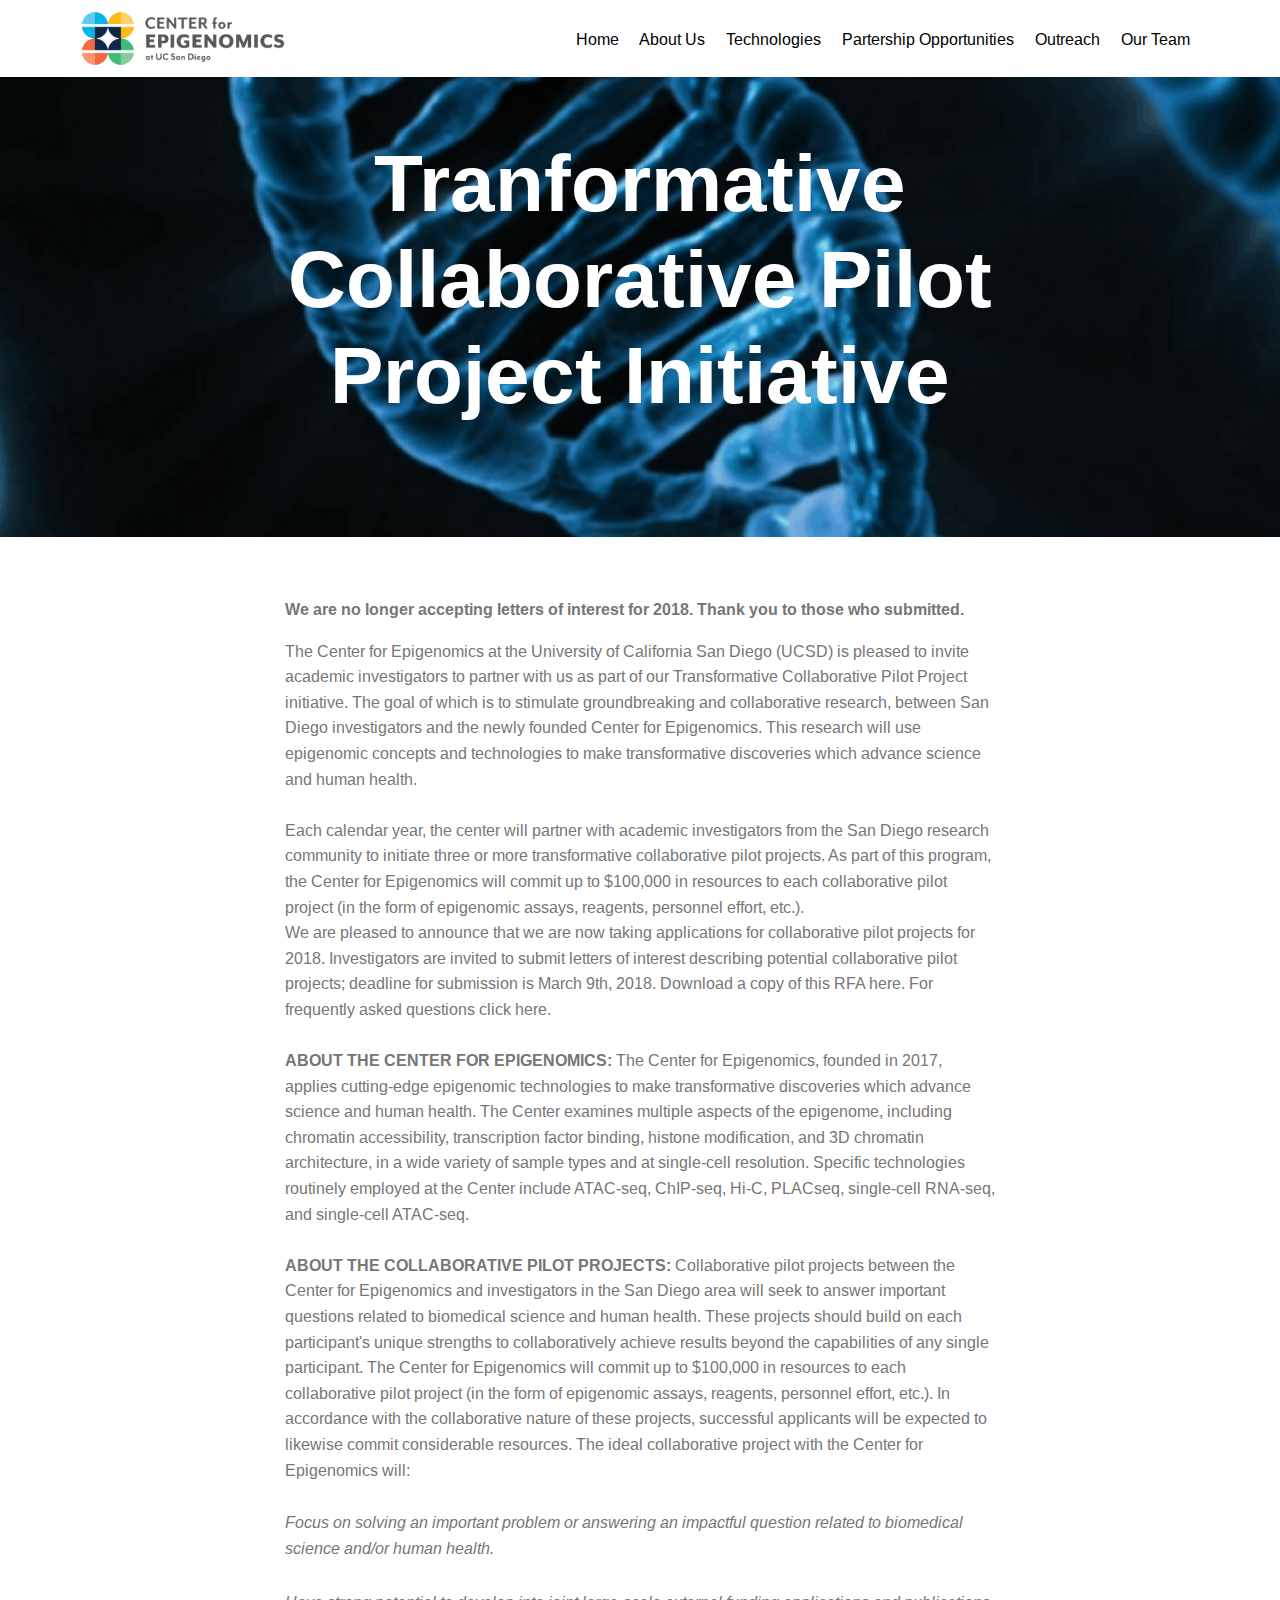
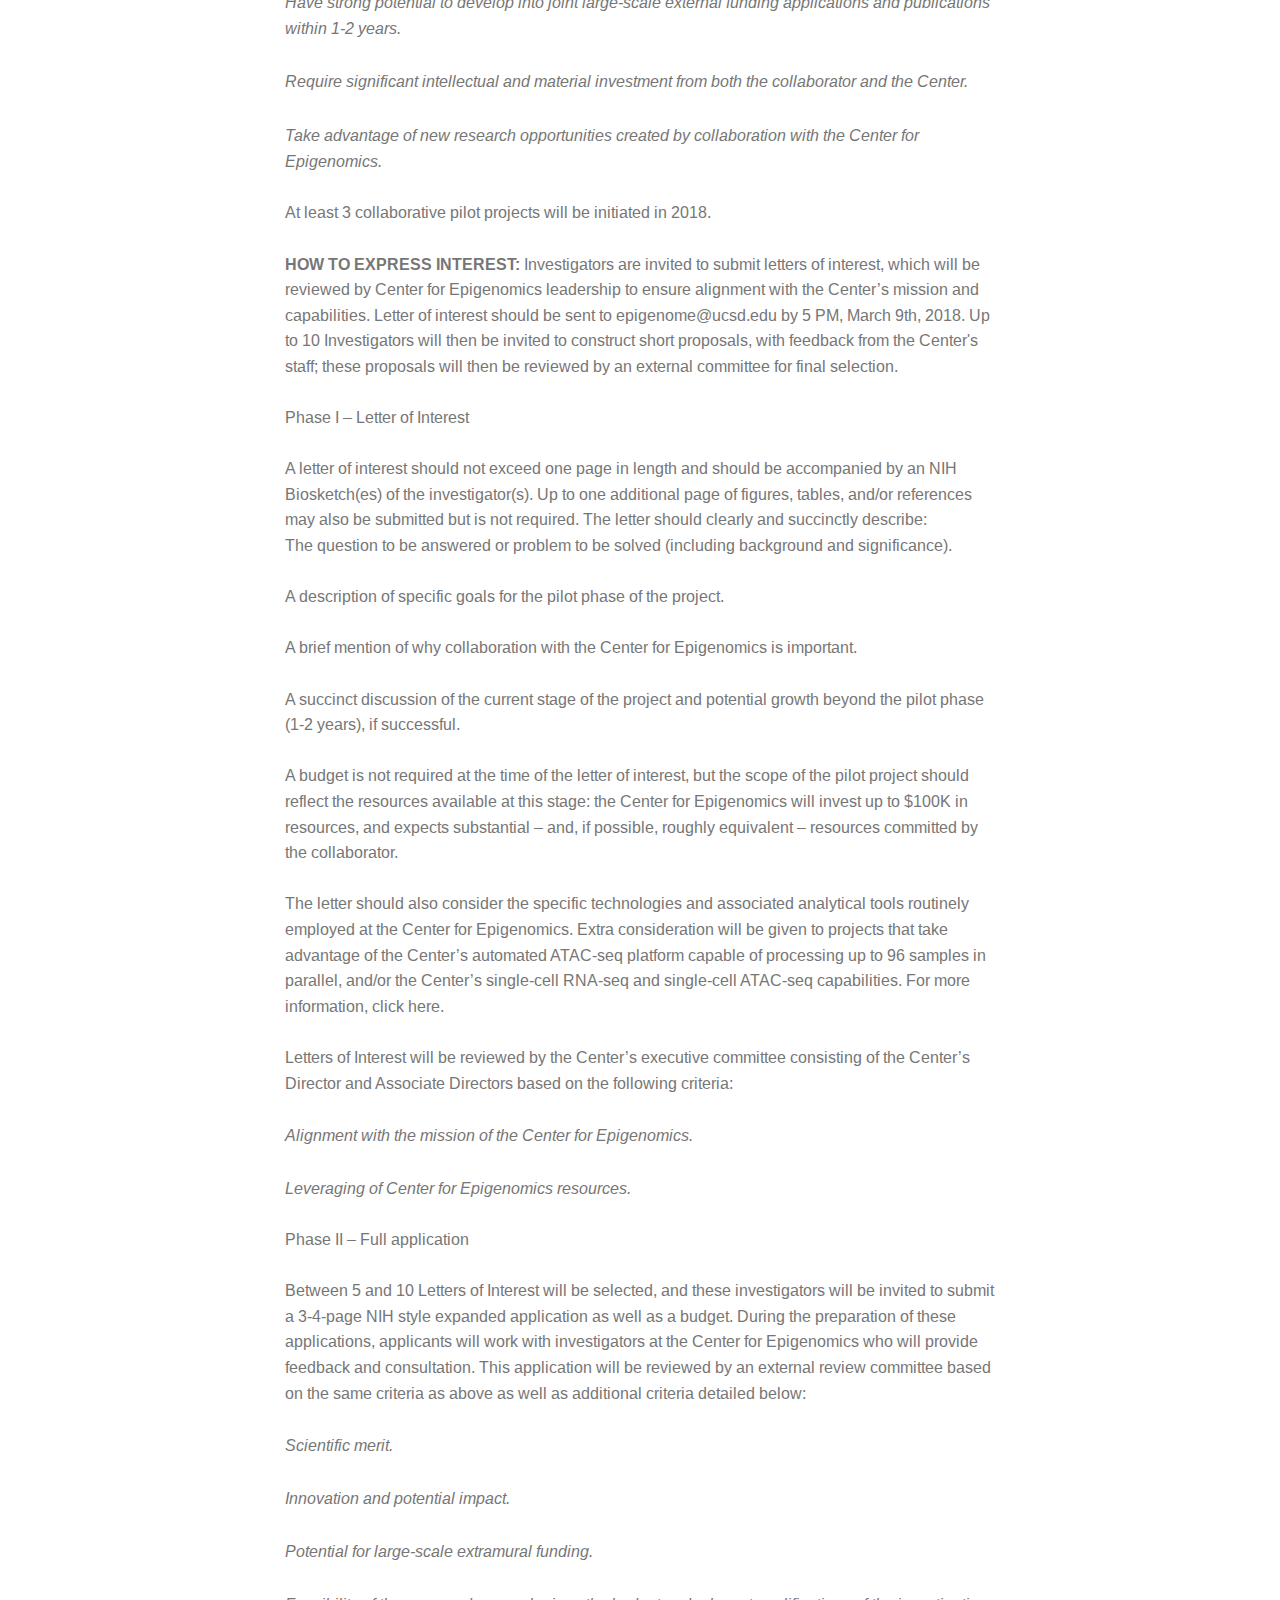
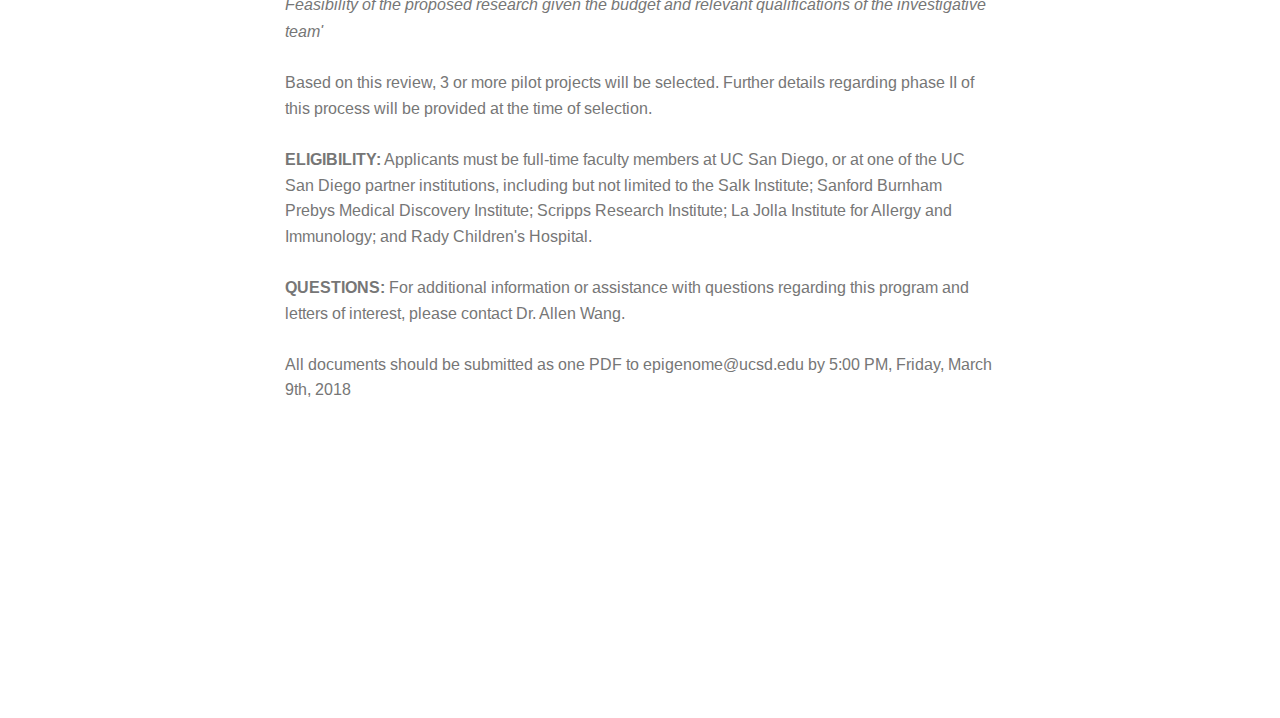
<file: page7.html>
<!DOCTYPE html>
<html >
<head>
  <!-- Site made with Mobirise Website Builder v4.7.2, https://mobirise.com -->
  <meta charset="UTF-8">
  <meta http-equiv="X-UA-Compatible" content="IE=edge">
  <meta name="generator" content="Mobirise v4.7.2, mobirise.com">
  <meta name="viewport" content="width=device-width, initial-scale=1, minimum-scale=1">
  <link rel="shortcut icon" href="assets/images/cfe-icon-01-128x129.png" type="image/x-icon">
  <meta name="description" content="Transformative Collaborative Pilot Project Initiative">
  <title>Transformative Collaborative Pilot Projects</title>
  <link rel="stylesheet" href="assets/web/assets/mobirise-icons/mobirise-icons.css">
  <link rel="stylesheet" href="assets/tether/tether.min.css">
  <link rel="stylesheet" href="assets/bootstrap/css/bootstrap.min.css">
  <link rel="stylesheet" href="assets/bootstrap/css/bootstrap-grid.min.css">
  <link rel="stylesheet" href="assets/bootstrap/css/bootstrap-reboot.min.css">
  <link rel="stylesheet" href="assets/socicon/css/styles.css">
  <link rel="stylesheet" href="assets/dropdown/css/style.css">
  <link rel="stylesheet" href="assets/theme/css/style.css">
  <link rel="stylesheet" href="assets/mobirise/css/mbr-additional.css" type="text/css">
  
  
  
</head>
<body>
  <section class="menu cid-qPH5fBRKTD" once="menu" id="menu2-1i">

    

    <nav class="navbar navbar-expand beta-menu navbar-dropdown align-items-center navbar-fixed-top navbar-toggleable-sm">
        <button class="navbar-toggler navbar-toggler-right" type="button" data-toggle="collapse" data-target="#navbarSupportedContent" aria-controls="navbarSupportedContent" aria-expanded="false" aria-label="Toggle navigation">
            <div class="hamburger">
                <span></span>
                <span></span>
                <span></span>
                <span></span>
            </div>
        </button>
        <div class="menu-logo">
            <div class="navbar-brand">
                <span class="navbar-logo">
                    <a href="index.html">
                        <img src="assets/images/cfe-brandmark-1-330x121.png" alt="Mobirise" title="" style="height: 3.8rem;">
                    </a>
                </span>
                
            </div>
        </div>
        <div class="collapse navbar-collapse" id="navbarSupportedContent">
            <ul class="navbar-nav nav-dropdown nav-right" data-app-modern-menu="true"><li class="nav-item">
                    <a class="nav-link link text-black display-4" href="index.html">
                        Home</a>
                </li><li class="nav-item"><a class="nav-link link text-black display-4" href="page3.html">
                        About Us</a></li><li class="nav-item"><a class="nav-link link text-black display-4" href="page2.html">
                        Technologies</a></li><li class="nav-item"><a class="nav-link link text-black display-4" href="page4.html">
                        Partership Opportunities</a></li><li class="nav-item"><a class="nav-link link text-black display-4" href="page5.html">
                        Outreach</a></li><li class="nav-item">
                    <a class="nav-link link text-black display-4" href="page1.html">Our Team</a>
                </li></ul>
            
        </div>
    </nav>
</section>

<section class="engine"><a href="https://mobirise.me/h">create a web page for free</a></section><section class="header1 cid-qRL9k1Ifc8 mbr-parallax-background" id="header1-29">

    

    

    <div class="container">
        <div class="row justify-content-md-center">
            <div class="mbr-white col-md-10">
                <h1 class="mbr-section-title align-center mbr-bold pb-3 mbr-fonts-style display-1">
                    Tranformative Collaborative Pilot Project Initiative</h1>
                
                
                
            </div>
        </div>
    </div>

</section>

<section class="mbr-section article content1 cid-qRL9xp29IV" id="content1-2a">
    
     

    <div class="container">
        <div class="media-container-row">
            <div class="mbr-text col-12 col-md-8 mbr-fonts-style display-7"><p><span style="font-size: 1rem;"><strong>We are no longer accepting letters of interest for 2018. Thank you to those who submitted.</strong></span><br></p><p></p><div>
</div><div>
</div><div>The Center for Epigenomics at the University of California San Diego (UCSD) is pleased to invite academic investigators to partner with us as part of our Transformative Collaborative Pilot Project initiative. The goal of which is to stimulate groundbreaking and collaborative research, between San Diego investigators and the newly founded Center for Epigenomics. This research will use epigenomic concepts and technologies to make transformative discoveries which advance science and human health.</div><div><br></div><div>
</div><div>
</div><div>Each calendar year, the center will partner with academic investigators from the San Diego research community to initiate three or more transformative collaborative pilot projects. As part of this program, the Center for Epigenomics will commit up to $100,000 in resources to each collaborative pilot project (in the form of epigenomic assays, reagents, personnel effort, etc.).
</div><div>
</div><div>We are pleased to announce that we are now taking applications for collaborative pilot projects for 2018. Investigators are invited to submit letters of interest describing potential collaborative pilot projects; deadline for submission is March 9th, 2018. Download a copy of this RFA here. For frequently asked questions click here.</div><div><br></div><div>
</div><div>
</div><div><strong>ABOUT THE CENTER FOR EPIGENOMICS: </strong>The Center for Epigenomics, founded in 2017, applies cutting-edge epigenomic technologies to make transformative discoveries which advance science and human health. The Center examines multiple aspects of the epigenome, including chromatin accessibility, transcription factor binding, histone modification, and 3D chromatin architecture, in a wide variety of sample types and at single-cell resolution. Specific technologies routinely employed at the Center include ATAC-seq, ChIP-seq, Hi-C, PLACseq, single-cell RNA-seq, and single-cell ATAC-seq.</div><div><br></div><div>
</div><div>
</div><div><strong>ABOUT THE COLLABORATIVE PILOT PROJECTS:</strong> Collaborative pilot projects between the Center for Epigenomics and investigators in the San Diego area will seek to answer important questions related to biomedical science and human health. These projects should build on each participant's unique strengths to collaboratively achieve results beyond the capabilities of any single participant.  The Center for Epigenomics will commit up to $100,000 in resources to each collaborative pilot project (in the form of epigenomic assays, reagents, personnel effort, etc.). In accordance with the collaborative nature of these projects, successful applicants will be expected to likewise commit considerable resources. The ideal collaborative project with the Center for Epigenomics will:
</div><div>
</div><div><br></div><div><em>Focus on solving an important problem or answering an impactful question related to biomedical science and/or human health.
</em></div><div><em><br></em></div><div><em>Have strong potential to develop into joint large-scale external funding applications and publications within 1-2 years.
</em></div><div><em><br></em></div><div><em>Require significant intellectual and material investment from both the collaborator and the Center.
</em></div><div><em><br></em></div><div><em>Take advantage of new research opportunities created by collaboration with the Center for Epigenomics.
</em></div><div>
</div><div>
</div><div><br></div><div>At least 3 collaborative pilot projects will be initiated in 2018.
</div><div>
</div><div><br></div><div><strong>HOW TO EXPRESS INTEREST:</strong> Investigators are invited to submit letters of interest, which will be reviewed by Center for Epigenomics leadership to ensure alignment with the Center’s mission and capabilities. Letter of interest should be sent to epigenome@ucsd.edu by 5 PM, March 9th, 2018. Up to 10 Investigators will then be invited to construct short proposals, with feedback from the Center's staff; these proposals will then be reviewed by an external committee for final selection.
</div><div>
</div><div><br></div><div>Phase I – Letter of Interest
</div><div>
</div><div><br></div><div>A letter of interest should not exceed one page in length and should be accompanied by an NIH Biosketch(es) of the investigator(s). Up to one additional page of figures, tables, and/or references may also be submitted but is not required. The letter should clearly and succinctly describe:
</div><div>
</div><div><span style="font-size: 1rem;">The question to be answered or problem to be solved (including background and significance).&nbsp;</span><br></div><div><br></div><div>A description of specific goals for the pilot phase of the project.
</div><div><br><span style="font-size: 1rem;">A brief mention of why collaboration with the Center for Epigenomics is important.&nbsp;</span></div><div><span style="font-size: 1rem;"><br></span><span style="font-size: 1rem;">A succinct discussion of the current stage of the project and potential growth beyond the pilot phase (1-2 years), if successful.&nbsp;</span></div><div>
</div><div><br></div><div>A budget is not required at the time of the letter of interest, but the scope of the pilot project should reflect the resources available at this stage: the Center for Epigenomics will invest up to $100K in resources, and expects substantial – and, if possible, roughly equivalent –  resources committed by the collaborator.
</div><div>
</div><div><br></div><div>The letter should also consider the specific technologies and associated analytical tools routinely employed at the Center for Epigenomics. Extra consideration will be given to projects that take advantage of the Center’s automated ATAC-seq platform capable of processing up to 96 samples in parallel, and/or the Center’s single-cell RNA-seq and single-cell ATAC-seq capabilities.  For more information, click here.
</div><div>
</div><div><br></div><div>Letters of Interest will be reviewed by the Center’s executive committee consisting of the Center’s Director and Associate Directors based on the following criteria:
</div><div>
</div><div><br><span style="font-size: 1rem;"><em>Alignment with the mission of the Center for Epigenomics.&nbsp;</em></span></div><div><em><br></em></div><div><em>Leveraging of Center for Epigenomics resources.
</em></div><div>
</div><div>
</div><div><br></div><div>Phase II – Full application</div><div><br></div><div>
</div><div>
</div><div>Between 5 and 10 Letters of Interest will be selected, and these investigators will be invited to submit a 3-4-page NIH style expanded application as well as a budget. During the preparation of these applications, applicants will work with investigators at the Center for Epigenomics who will provide feedback and consultation. This application will be reviewed by an external review committee based on the same criteria as above as well as additional criteria detailed below:
</div><div>
</div><div><span style="font-size: 1rem;"><br></span></div><div><span style="font-size: 1rem;"><em>Scientific merit.&nbsp;</em></span></div><div><em><span style="font-size: 1rem;"><br></span><span style="font-size: 1rem;">Innovation and potential impact.</span></em></div><div><em><span style="font-size: 1rem;"><br></span><span style="font-size: 1rem;">Potential for large-scale extramural funding.&nbsp;</span></em></div><div><em><br></em></div><div><em>Feasibility of the proposed research given the budget and relevant qualifications of the investigative team'</em></div><div><br></div><div>
</div><div>
</div><div>Based on this review, 3 or more pilot projects will be selected. Further details regarding phase II of this process will be provided at the time of selection.
</div><div>
</div><div><br></div><div><strong>ELIGIBILITY:</strong> Applicants must be full-time faculty members at UC San Diego, or at one of the UC San Diego partner institutions, including but not limited to the Salk Institute; Sanford Burnham Prebys Medical Discovery Institute; Scripps Research Institute; La Jolla Institute for Allergy and Immunology; and Rady Children's Hospital.
</div><div>
</div><div><br></div><div><strong>QUESTIONS:</strong> For additional information or assistance with questions regarding this program and letters of interest, please contact Dr. Allen Wang.
</div><div>
</div><div><br></div><div>All documents should be submitted as one PDF to epigenome@ucsd.edu by 5:00 PM, Friday, March 9th, 2018</div><p></p></div>
        </div>
    </div>
</section>

<section class="cid-qRLrBCzf01 mbr-reveal" id="footer1-2r">

    

    

    <div class="container">
        <div class="media-container-row content text-white">
            <div class="col-12 col-md-3">
                <div class="media-wrap">
                    <a href="#top">
                        <img src="assets/images/cfe-icon-3-192x193.png" alt="Mobirise" title="">
                    </a>
                </div>
            </div>
            <div class="col-12 col-md-3 mbr-fonts-style display-7">
                <h5 class="pb-3">
                    Address
                </h5>
                <p class="mbr-text">9500 Gilman Drive
<br>MC 0653
<br>La Jolla, California 92093​-0653
<br>
<br>CMM-East
<br>Room #1056-8 (Offices)
<br>Room #1087-88 (Lab)</p>
            </div>
            <div class="col-12 col-md-3 mbr-fonts-style display-7">
                <h5 class="pb-3">
                    Contacts
                </h5>
                <p class="mbr-text">
                    Email: epigenome@ucsd.edu&nbsp;<br>Phone: 858-246-2650                    <br><br></p>
            </div>
            <div class="col-12 col-md-3 mbr-fonts-style display-7">
                <h5 class="pb-3">
                    Links
                </h5>
                <p class="mbr-text"><a class="text-primary" href="http://renlab.sdsc.edu/renlab_website/" target="_blank">Ren Lab&nbsp;</a><br><a class="text-primary" href="https://mobirise.com/mobirise-free-win.zip">Cellular and Molecular Medicine</a>&nbsp;<br><a class="text-primary" href="https://mobirise.com/mobirise-free-mac.zip">UC San Diego Health Sciences</a></p>
            </div>
        </div>
        
    </div>
</section>


  <script src="assets/web/assets/jquery/jquery.min.js"></script>
  <script src="assets/popper/popper.min.js"></script>
  <script src="assets/tether/tether.min.js"></script>
  <script src="assets/bootstrap/js/bootstrap.min.js"></script>
  <script src="assets/dropdown/js/script.min.js"></script>
  <script src="assets/touchswipe/jquery.touch-swipe.min.js"></script>
  <script src="assets/parallax/jarallax.min.js"></script>
  <script src="assets/smoothscroll/smooth-scroll.js"></script>
  <script src="assets/theme/js/script.js"></script>
  
  
</body>
</html>
</file>
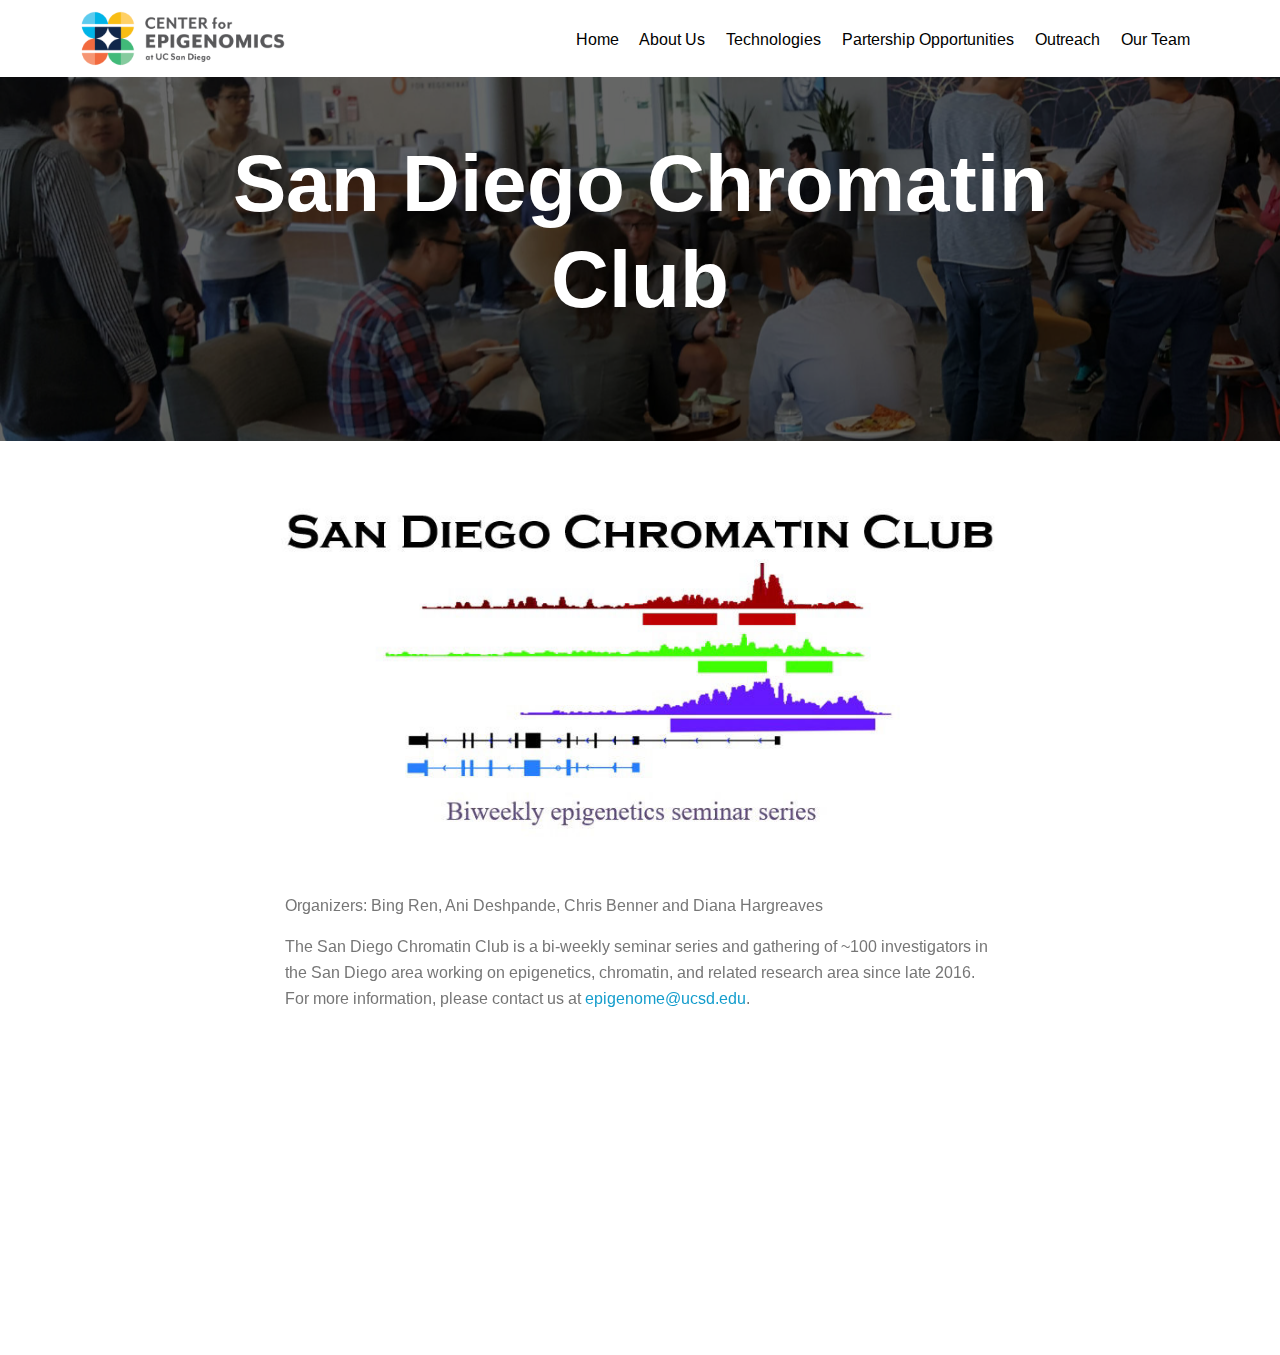
<file: page9.html>
<!DOCTYPE html>
<html >
<head>
  <!-- Site made with Mobirise Website Builder v4.7.2, https://mobirise.com -->
  <meta charset="UTF-8">
  <meta http-equiv="X-UA-Compatible" content="IE=edge">
  <meta name="generator" content="Mobirise v4.7.2, mobirise.com">
  <meta name="viewport" content="width=device-width, initial-scale=1, minimum-scale=1">
  <link rel="shortcut icon" href="assets/images/cfe-icon-01-128x129.png" type="image/x-icon">
  <meta name="description" content="Website Generator Description">
  <title>San Diego Chromatin Club</title>
  <link rel="stylesheet" href="assets/web/assets/mobirise-icons/mobirise-icons.css">
  <link rel="stylesheet" href="assets/tether/tether.min.css">
  <link rel="stylesheet" href="assets/bootstrap/css/bootstrap.min.css">
  <link rel="stylesheet" href="assets/bootstrap/css/bootstrap-grid.min.css">
  <link rel="stylesheet" href="assets/bootstrap/css/bootstrap-reboot.min.css">
  <link rel="stylesheet" href="assets/socicon/css/styles.css">
  <link rel="stylesheet" href="assets/dropdown/css/style.css">
  <link rel="stylesheet" href="assets/theme/css/style.css">
  <link rel="stylesheet" href="assets/mobirise/css/mbr-additional.css" type="text/css">
  
  
  
</head>
<body>
  <section class="menu cid-qRLjMSs30L" once="menu" id="menu2-2h">

    

    <nav class="navbar navbar-expand beta-menu navbar-dropdown align-items-center navbar-fixed-top navbar-toggleable-sm">
        <button class="navbar-toggler navbar-toggler-right" type="button" data-toggle="collapse" data-target="#navbarSupportedContent" aria-controls="navbarSupportedContent" aria-expanded="false" aria-label="Toggle navigation">
            <div class="hamburger">
                <span></span>
                <span></span>
                <span></span>
                <span></span>
            </div>
        </button>
        <div class="menu-logo">
            <div class="navbar-brand">
                <span class="navbar-logo">
                    <a href="index.html">
                        <img src="assets/images/cfe-brandmark-1-330x121.png" alt="Mobirise" title="" style="height: 3.8rem;">
                    </a>
                </span>
                
            </div>
        </div>
        <div class="collapse navbar-collapse" id="navbarSupportedContent">
            <ul class="navbar-nav nav-dropdown nav-right" data-app-modern-menu="true"><li class="nav-item">
                    <a class="nav-link link text-black display-4" href="index.html">
                        Home</a>
                </li><li class="nav-item"><a class="nav-link link text-black display-4" href="page3.html">
                        About Us</a></li><li class="nav-item"><a class="nav-link link text-black display-4" href="page2.html">
                        Technologies</a></li><li class="nav-item"><a class="nav-link link text-black display-4" href="page4.html">
                        Partership Opportunities</a></li><li class="nav-item"><a class="nav-link link text-black display-4" href="page5.html">
                        Outreach</a></li><li class="nav-item">
                    <a class="nav-link link text-black display-4" href="page1.html">Our Team</a>
                </li></ul>
            
        </div>
    </nav>
</section>

<section class="engine"><a href="https://mobirise.me/o">free one page site templates</a></section><section class="header1 cid-qRLjMT4fwV mbr-parallax-background" id="header1-2i">

    

    <div class="mbr-overlay" style="opacity: 0.6; background-color: rgb(0, 0, 0);">
    </div>

    <div class="container">
        <div class="row justify-content-md-center">
            <div class="mbr-white col-md-10">
                <h1 class="mbr-section-title align-center mbr-bold pb-3 mbr-fonts-style display-1">San Diego Chromatin Club</h1>
                
                
                
            </div>
        </div>
    </div>

</section>

<section class="cid-qRLlEepW1H" id="image1-2m">

    

    <figure class="mbr-figure container">
            <div class="image-block" style="width: 66%;">
                <img src="assets/images/chromatin-club-logo-805x381.jpg" width="1400" alt="Mobirise" title="">
                
            </div>
    </figure>
</section>

<section class="mbr-section article content1 cid-qRLjMTFtiu" id="content1-2j">
    
     

    <div class="container">
        <div class="media-container-row">
            <div class="mbr-text col-12 col-md-8 mbr-fonts-style display-7">Organizers: Bing Ren, Ani Deshpande, Chris Benner and Diana Hargreaves
<p></p><p></p><div>
</div><div>
<span style="font-size: 1rem;">The San Diego Chromatin Club is a bi-weekly seminar series and gathering of ~100 investigators in the San Diego area working on epigenetics, chromatin, and related research area since late 2016. For more information, please contact us at <a href="mailto:epigenome@ucsd.edu">epigenome@ucsd.edu</a>.</span></div></div>
        </div>
    </div>
</section>

<section class="cid-qRLs2Pmb2D mbr-reveal" id="footer1-2w">

    

    

    <div class="container">
        <div class="media-container-row content text-white">
            <div class="col-12 col-md-3">
                <div class="media-wrap">
                    <a href="#top">
                        <img src="assets/images/cfe-icon-3-192x193.png" alt="Mobirise" title="">
                    </a>
                </div>
            </div>
            <div class="col-12 col-md-3 mbr-fonts-style display-7">
                <h5 class="pb-3">
                    Address
                </h5>
                <p class="mbr-text">9500 Gilman Drive
<br>MC 0653
<br>La Jolla, California 92093​-0653
<br>
<br>CMM-East
<br>Room #1056-8 (Offices)
<br>Room #1087-88 (Lab)</p>
            </div>
            <div class="col-12 col-md-3 mbr-fonts-style display-7">
                <h5 class="pb-3">
                    Contacts
                </h5>
                <p class="mbr-text">
                    Email: epigenome@ucsd.edu&nbsp;<br>Phone: 858-246-2650                    <br><br></p>
            </div>
            <div class="col-12 col-md-3 mbr-fonts-style display-7">
                <h5 class="pb-3">
                    Links
                </h5>
                <p class="mbr-text"><a class="text-primary" href="http://renlab.sdsc.edu/renlab_website/" target="_blank">Ren Lab&nbsp;</a><br><a class="text-primary" href="https://mobirise.com/mobirise-free-win.zip">Cellular and Molecular Medicine</a>&nbsp;<br><a class="text-primary" href="https://mobirise.com/mobirise-free-mac.zip">UC San Diego Health Sciences</a></p>
            </div>
        </div>
        
    </div>
</section>


  <script src="assets/web/assets/jquery/jquery.min.js"></script>
  <script src="assets/popper/popper.min.js"></script>
  <script src="assets/tether/tether.min.js"></script>
  <script src="assets/bootstrap/js/bootstrap.min.js"></script>
  <script src="assets/dropdown/js/script.min.js"></script>
  <script src="assets/touchswipe/jquery.touch-swipe.min.js"></script>
  <script src="assets/parallax/jarallax.min.js"></script>
  <script src="assets/smoothscroll/smooth-scroll.js"></script>
  <script src="assets/theme/js/script.js"></script>
  
  
</body>
</html>
</file>
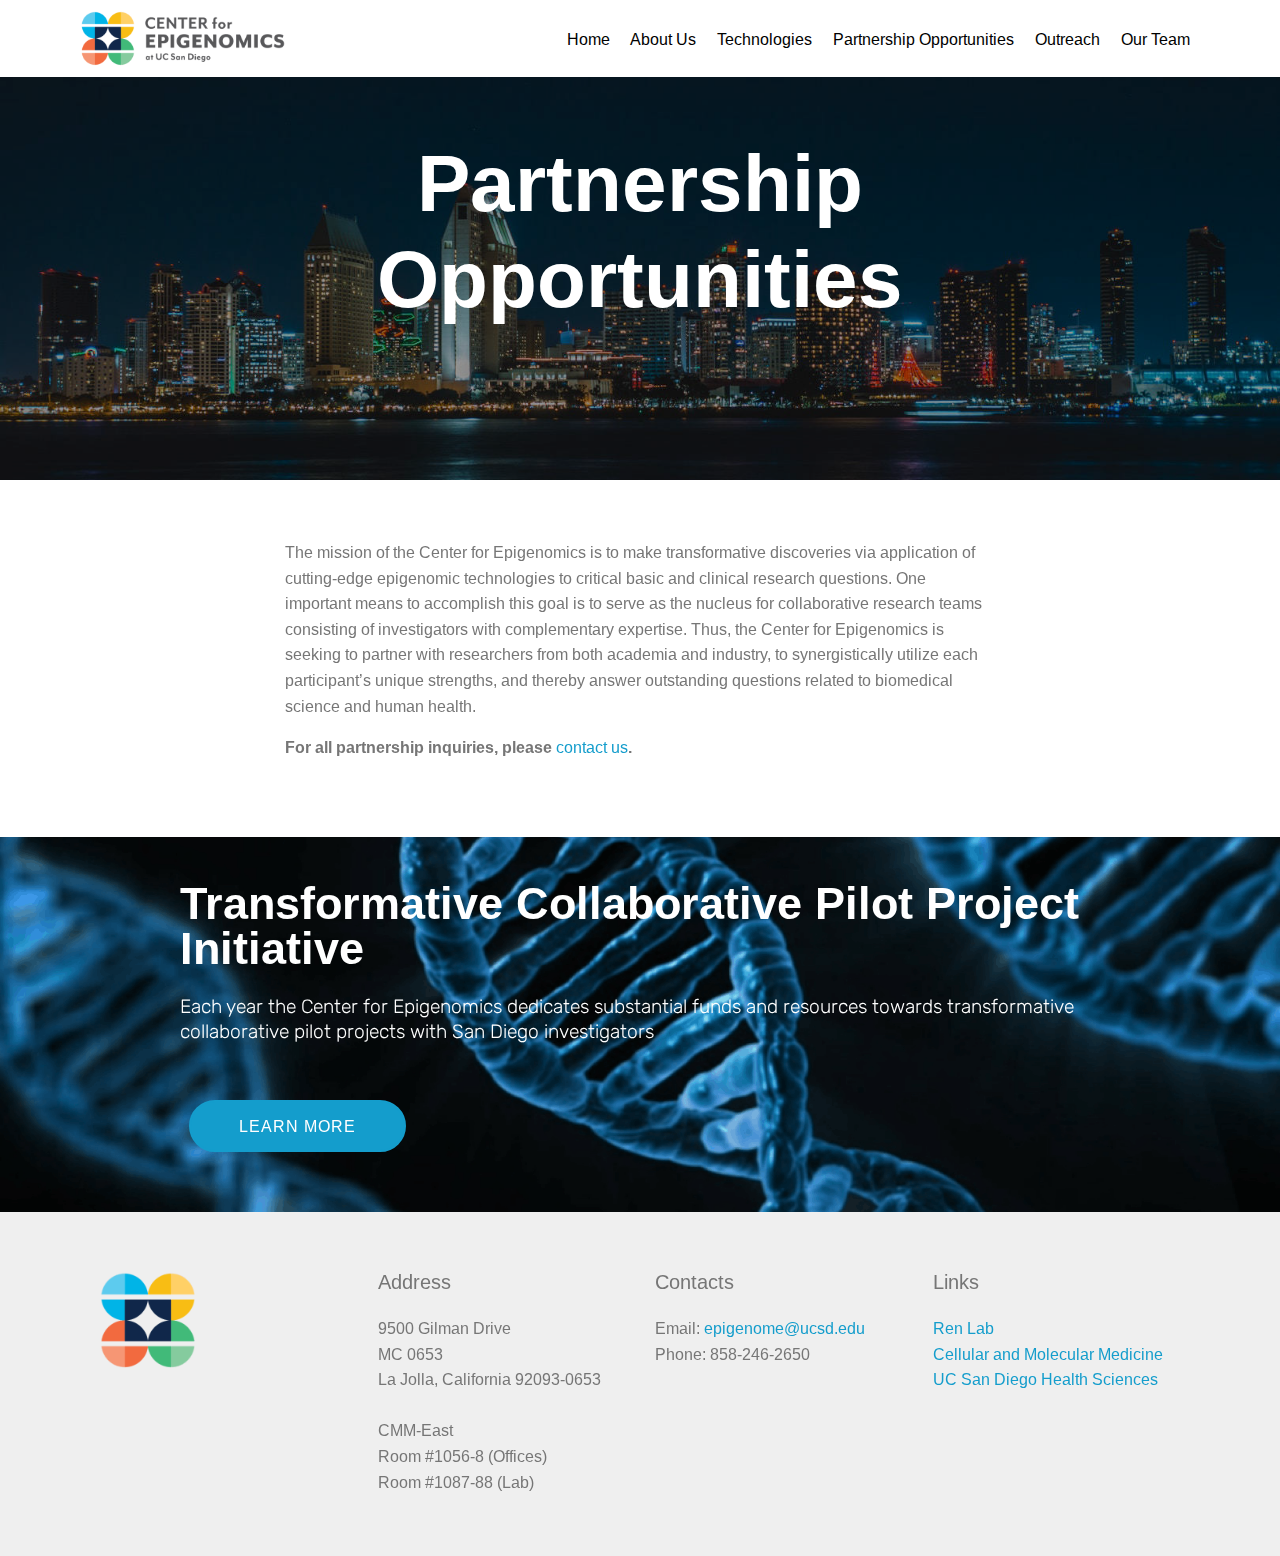
<file: partnership.html>
<!DOCTYPE html>
<html >
<head>
  <!-- Site made with Mobirise Website Builder v4.7.2, https://mobirise.com -->
  <meta charset="UTF-8">
  <meta http-equiv="X-UA-Compatible" content="IE=edge">
  <meta name="generator" content="Mobirise v4.7.2, mobirise.com">
  <meta name="viewport" content="width=device-width, initial-scale=1, minimum-scale=1">
  <link rel="shortcut icon" href="assets/images/cfe-icon-01-128x129.png" type="image/x-icon">
  <meta name="description" content="Site Maker Description">
  <title>Partnership Opportunities</title>
  <link rel="stylesheet" href="assets/web/assets/mobirise-icons/mobirise-icons.css">
  <link rel="stylesheet" href="assets/tether/tether.min.css">
  <link rel="stylesheet" href="assets/bootstrap/css/bootstrap.min.css">
  <link rel="stylesheet" href="assets/bootstrap/css/bootstrap-grid.min.css">
  <link rel="stylesheet" href="assets/bootstrap/css/bootstrap-reboot.min.css">
  <link rel="stylesheet" href="assets/socicon/css/styles.css">
  <link rel="stylesheet" href="assets/dropdown/css/style.css">
  <link rel="stylesheet" href="assets/theme/css/style.css">
  <link rel="stylesheet" href="assets/mobirise/css/mbr-additional.css" type="text/css">
  
  
  
</head>
<body>
  <section class="menu cid-qPH6AESk1y" once="menu" id="menu2-o">

    

    <nav class="navbar navbar-expand beta-menu navbar-dropdown align-items-center navbar-fixed-top navbar-toggleable-sm">
        <button class="navbar-toggler navbar-toggler-right" type="button" data-toggle="collapse" data-target="#navbarSupportedContent" aria-controls="navbarSupportedContent" aria-expanded="false" aria-label="Toggle navigation">
            <div class="hamburger">
                <span></span>
                <span></span>
                <span></span>
                <span></span>
            </div>
        </button>
        <div class="menu-logo">
            <div class="navbar-brand">
                <span class="navbar-logo">
                    <a href="index.html">
                        <img src="assets/images/cfe-brandmark-1-330x121.png" alt="Mobirise" title="" style="height: 3.8rem;">
                    </a>
                </span>
                
            </div>
        </div>
        <div class="collapse navbar-collapse" id="navbarSupportedContent">
            <ul class="navbar-nav nav-dropdown nav-right" data-app-modern-menu="true"><li class="nav-item">
                    <a class="nav-link link text-black display-4" href="index.html">
                        Home</a>
                </li><li class="nav-item"><a class="nav-link link text-black display-4" href="about.html">
                        About Us</a></li><li class="nav-item"><a class="nav-link link text-black display-4" href="technologies.html">
                        Technologies</a></li><li class="nav-item"><a class="nav-link link text-black display-4" href="partnership.html">
                        Partnership Opportunities</a></li><li class="nav-item"><a class="nav-link link text-black display-4" href="outreach.html">
                        Outreach</a></li><li class="nav-item">
                    <a class="nav-link link text-black display-4" href="ourteam.html">Our Team</a>
                </li></ul>
            
        </div>
    </nav>
</section>

<section class="engine"><a href="https://mobirise.me/o">free one page site templates</a></section><section class="header1 cid-qPH6AFpAZt mbr-parallax-background" id="header1-p">

    

    <div class="mbr-overlay" style="opacity: 0.4; background-color: rgb(0, 0, 0);">
    </div>

    <div class="container">
        <div class="row justify-content-md-center">
            <div class="mbr-white col-md-10">
                <h1 class="mbr-section-title align-center mbr-bold pb-3 mbr-fonts-style display-1">
                    Partnership Opportunities</h1>
                <h3 class="mbr-section-subtitle align-center mbr-light pb-3 mbr-fonts-style display-2"></h3>
                
                
            </div>
        </div>
    </div>

</section>

<section class="mbr-section article content1 cid-qRumZGCmI8" id="content1-24">
    
     

    <div class="container">
        <div class="media-container-row">
            <div class="mbr-text col-12 col-md-8 mbr-fonts-style display-7"><p>
                The mission of the Center for Epigenomics is to make transformative discoveries via application of cutting-edge epigenomic technologies to critical basic and clinical research questions. One important means to accomplish this goal is to serve as the nucleus for collaborative research teams consisting of investigators with complementary expertise. Thus, the Center for Epigenomics is seeking to partner with researchers from both academia and industry, to synergistically utilize each participant’s unique strengths, and thereby answer outstanding questions related to biomedical science and human health.</p><p></p><div><strong>For all partnership inquiries, please <a href="mailto:epigenome@ucsd.edu">contact us</a>.</strong></div><p></p></div>
        </div>
    </div>
</section>

<section class="mbr-section info3 cid-qQQmCF3WMF" id="info3-22">

    

    

    <div class="container">
        <div class="row justify-content-center">
            <div class="media-container-column title col-12 col-md-10">
                <h2 class="align-left mbr-bold mbr-white pb-3 mbr-fonts-style display-2">
                    Transformative Collaborative Pilot Project Initiative</h2>
                <h3 class="mbr-section-subtitle align-left mbr-light mbr-white pb-3 mbr-fonts-style display-5">Each year the Center for Epigenomics dedicates substantial funds and resources towards transformative collaborative pilot projects with San Diego investigators</h3>
                
                <div class="mbr-section-btn align-left py-4"><a class="btn btn-primary display-4" href="TCPP.html">LEARN MORE</a></div>
            </div>
        </div>
    </div>
</section>

<section class="cid-qS2uuuDM3L" id="footer1-33">

    

    

    <div class="container">
        <div class="media-container-row content text-white">
            <div class="col-12 col-md-3">
                <div class="media-wrap">
                    <a href="#top">
                        <img src="assets/images/cfe-icon-3-192x193.png" alt="Mobirise" title="">
                    </a>
                </div>
            </div>
            <div class="col-12 col-md-3 mbr-fonts-style display-7">
                <h5 class="pb-3">
                    Address
                </h5>
                <p class="mbr-text">9500 Gilman Drive
<br>MC 0653
<br>La Jolla, California 92093​-0653
<br>
<br>CMM-East
<br>Room #1056-8 (Offices)
<br>Room #1087-88 (Lab)</p>
            </div>
            <div class="col-12 col-md-3 mbr-fonts-style display-7">
                <h5 class="pb-3">
                    Contacts
                </h5>
                <p class="mbr-text">
                    Email: <a href="mailto:epigenome@ucsd.edu">epigenome@ucsd.edu</a>&nbsp;<br>Phone: 858-246-2650                    <br><br></p>
            </div>
            <div class="col-12 col-md-3 mbr-fonts-style display-7">
                <h5 class="pb-3">
                    Links
                </h5>
                <p class="mbr-text"><a class="text-primary" href="http://renlab.sdsc.edu/renlab_website/" target="_blank">Ren Lab&nbsp;</a><br><a class="text-primary" href="https://medschool.ucsd.edu/som/cmm/Pages/default.aspx" target="_blank">Cellular and Molecular Medicine</a>&nbsp;<br><a class="text-primary" href="https://medschool.ucsd.edu/Pages/default.aspx" target="_blank">UC San Diego Health Sciences</a></p>
            </div>
        </div>
        
    </div>
</section>


  <script src="assets/web/assets/jquery/jquery.min.js"></script>
  <script src="assets/popper/popper.min.js"></script>
  <script src="assets/tether/tether.min.js"></script>
  <script src="assets/bootstrap/js/bootstrap.min.js"></script>
  <script src="assets/dropdown/js/script.min.js"></script>
  <script src="assets/touchswipe/jquery.touch-swipe.min.js"></script>
  <script src="assets/parallax/jarallax.min.js"></script>
  <script src="assets/smoothscroll/smooth-scroll.js"></script>
  <script src="assets/theme/js/script.js"></script>
  
  
</body>
</html>
</file>
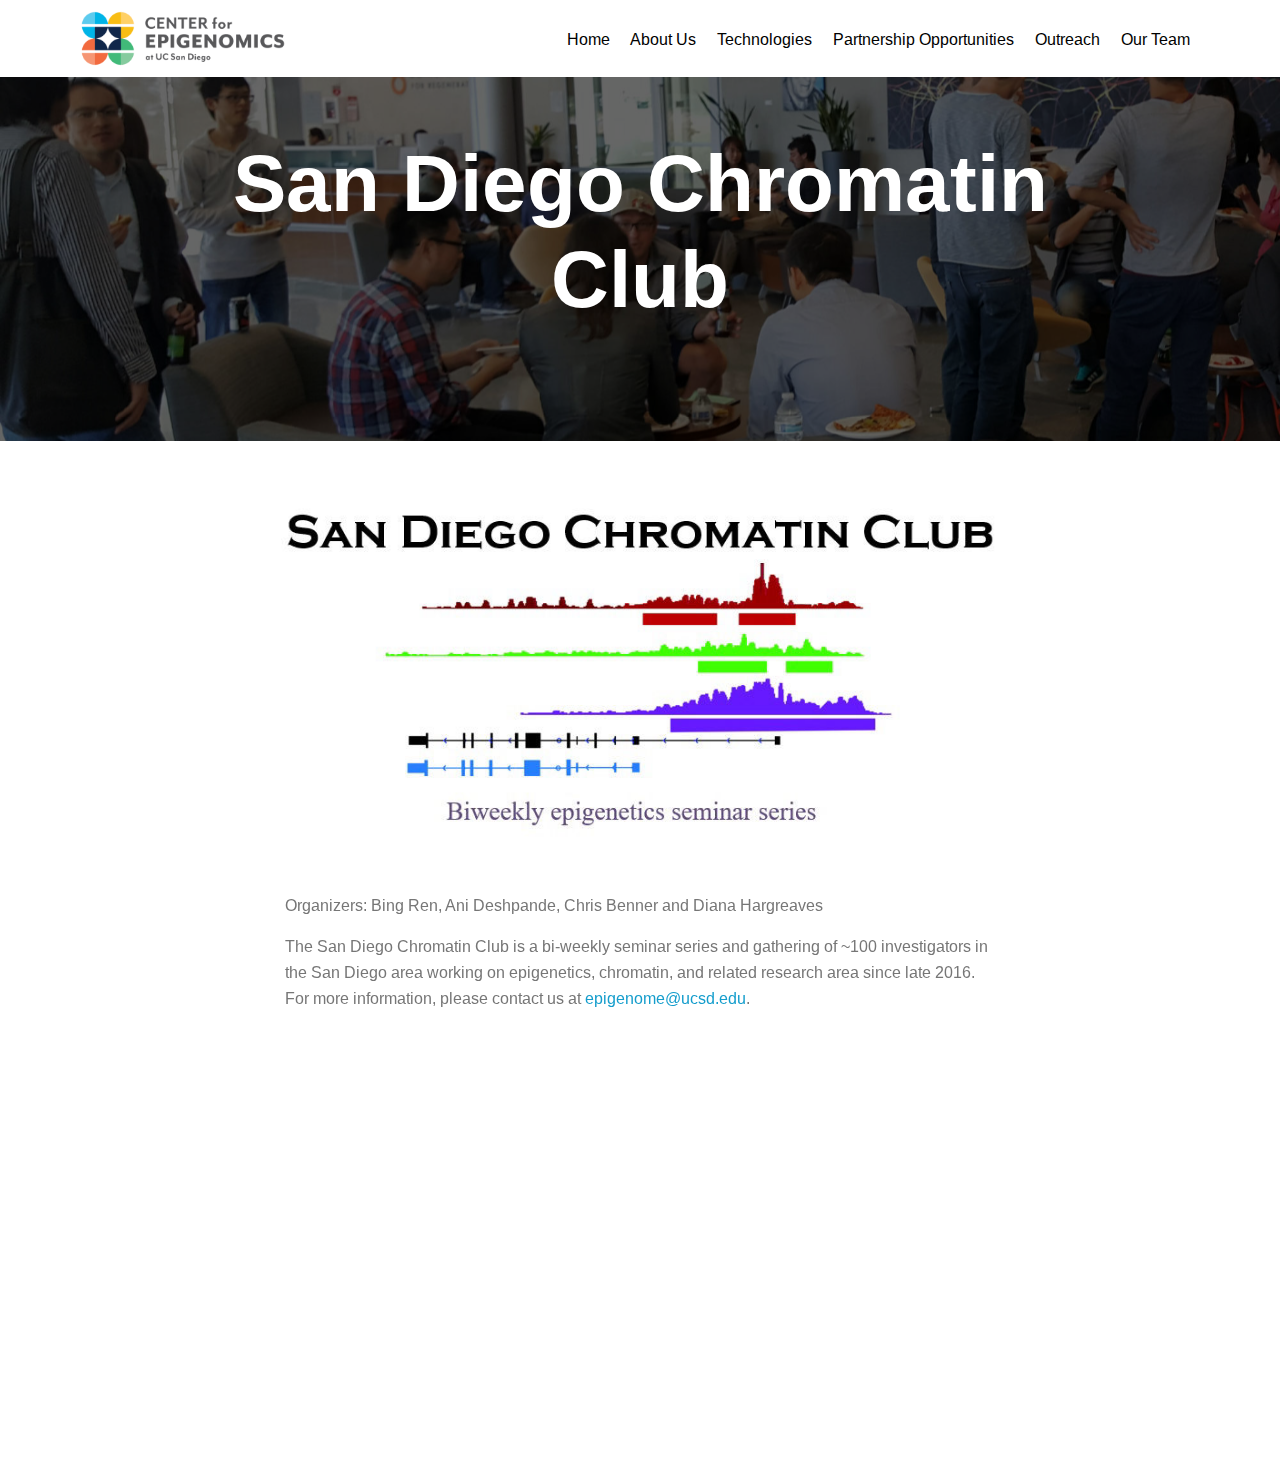
<file: sdcc.html>
<!DOCTYPE html>
<html >
<head>
  <!-- Site made with Mobirise Website Builder v4.7.2, https://mobirise.com -->
  <meta charset="UTF-8">
  <meta http-equiv="X-UA-Compatible" content="IE=edge">
  <meta name="generator" content="Mobirise v4.7.2, mobirise.com">
  <meta name="viewport" content="width=device-width, initial-scale=1, minimum-scale=1">
  <link rel="shortcut icon" href="assets/images/cfe-icon-01-128x129.png" type="image/x-icon">
  <meta name="description" content="Website Generator Description">
  <title>San Diego Chromatin Club</title>
  <link rel="stylesheet" href="assets/web/assets/mobirise-icons/mobirise-icons.css">
  <link rel="stylesheet" href="assets/tether/tether.min.css">
  <link rel="stylesheet" href="assets/bootstrap/css/bootstrap.min.css">
  <link rel="stylesheet" href="assets/bootstrap/css/bootstrap-grid.min.css">
  <link rel="stylesheet" href="assets/bootstrap/css/bootstrap-reboot.min.css">
  <link rel="stylesheet" href="assets/socicon/css/styles.css">
  <link rel="stylesheet" href="assets/dropdown/css/style.css">
  <link rel="stylesheet" href="assets/theme/css/style.css">
  <link rel="stylesheet" href="assets/mobirise/css/mbr-additional.css" type="text/css">
  
  
  
</head>
<body>
  <section class="menu cid-qRLjMSs30L" once="menu" id="menu2-2h">

    

    <nav class="navbar navbar-expand beta-menu navbar-dropdown align-items-center navbar-fixed-top navbar-toggleable-sm">
        <button class="navbar-toggler navbar-toggler-right" type="button" data-toggle="collapse" data-target="#navbarSupportedContent" aria-controls="navbarSupportedContent" aria-expanded="false" aria-label="Toggle navigation">
            <div class="hamburger">
                <span></span>
                <span></span>
                <span></span>
                <span></span>
            </div>
        </button>
        <div class="menu-logo">
            <div class="navbar-brand">
                <span class="navbar-logo">
                    <a href="index.html">
                        <img src="assets/images/cfe-brandmark-1-330x121.png" alt="Mobirise" title="" style="height: 3.8rem;">
                    </a>
                </span>
                
            </div>
        </div>
        <div class="collapse navbar-collapse" id="navbarSupportedContent">
            <ul class="navbar-nav nav-dropdown nav-right" data-app-modern-menu="true"><li class="nav-item">
                    <a class="nav-link link text-black display-4" href="index.html">
                        Home</a>
                </li><li class="nav-item"><a class="nav-link link text-black display-4" href="about.html">
                        About Us</a></li><li class="nav-item"><a class="nav-link link text-black display-4" href="technologies.html">
                        Technologies</a></li><li class="nav-item"><a class="nav-link link text-black display-4" href="partnership.html">
                        Partnership Opportunities</a></li><li class="nav-item"><a class="nav-link link text-black display-4" href="outreach.html">
                        Outreach</a></li><li class="nav-item">
                    <a class="nav-link link text-black display-4" href="ourteam.html">Our Team</a>
                </li></ul>
            
        </div>
    </nav>
</section>

<section class="engine"><a href="https://mobirise.me/b">create a site for free</a></section><section class="header1 cid-qRLjMT4fwV mbr-parallax-background" id="header1-2i">

    

    <div class="mbr-overlay" style="opacity: 0.6; background-color: rgb(0, 0, 0);">
    </div>

    <div class="container">
        <div class="row justify-content-md-center">
            <div class="mbr-white col-md-10">
                <h1 class="mbr-section-title align-center mbr-bold pb-3 mbr-fonts-style display-1">San Diego Chromatin Club</h1>
                
                
                
            </div>
        </div>
    </div>

</section>

<section class="cid-qRLlEepW1H" id="image1-2m">

    

    <figure class="mbr-figure container">
            <div class="image-block" style="width: 66%;">
                <img src="assets/images/chromatin-club-logo-805x381.jpg" width="1400" alt="Mobirise" title="">
                
            </div>
    </figure>
</section>

<section class="mbr-section article content1 cid-qRLjMTFtiu" id="content1-2j">
    
     

    <div class="container">
        <div class="media-container-row">
            <div class="mbr-text col-12 col-md-8 mbr-fonts-style display-7">Organizers: Bing Ren, Ani Deshpande, Chris Benner and Diana Hargreaves
<p></p><p></p><div>
</div><div>
<span style="font-size: 1rem;">The San Diego Chromatin Club is a bi-weekly seminar series and gathering of ~100 investigators in the San Diego area working on epigenetics, chromatin, and related research area since late 2016. For more information, please contact us at <a href="mailto:epigenome@ucsd.edu">epigenome@ucsd.edu</a>.</span></div></div>
        </div>
    </div>
</section>

<section class="cid-qS2DVSPGbt mbr-reveal" id="footer1-35">

    

    

    <div class="container">
        <div class="media-container-row content text-white">
            <div class="col-12 col-md-3">
                <div class="media-wrap">
                    <a href="#top">
                        <img src="assets/images/cfe-icon-3-192x193.png" alt="Mobirise" title="">
                    </a>
                </div>
            </div>
            <div class="col-12 col-md-3 mbr-fonts-style display-7">
                <h5 class="pb-3">
                    Address
                </h5>
                <p class="mbr-text">9500 Gilman Drive
<br>MC 0653
<br>La Jolla, California 92093​-0653
<br>
<br>CMM-East
<br>Room #1056-8 (Offices)
<br>Room #1087-88 (Lab)</p>
            </div>
            <div class="col-12 col-md-3 mbr-fonts-style display-7">
                <h5 class="pb-3">
                    Contacts
                </h5>
                <p class="mbr-text">
                    Email: <a href="mailto:epigenome@ucsd.edu">epigenome@ucsd.edu</a>&nbsp;<br>Phone: 858-246-2650                    <br><br></p>
            </div>
            <div class="col-12 col-md-3 mbr-fonts-style display-7">
                <h5 class="pb-3">
                    Links
                </h5>
                <p class="mbr-text"><a class="text-primary" href="http://renlab.sdsc.edu/renlab_website/" target="_blank">Ren Lab&nbsp;</a><br><a class="text-primary" href="https://medschool.ucsd.edu/som/cmm/Pages/default.aspx" target="_blank">Cellular and Molecular Medicine</a>&nbsp;<br><a class="text-primary" href="https://medschool.ucsd.edu/Pages/default.aspx" target="_blank">UC San Diego Health Sciences</a></p>
            </div>
        </div>
        
    </div>
</section>


  <script src="assets/web/assets/jquery/jquery.min.js"></script>
  <script src="assets/popper/popper.min.js"></script>
  <script src="assets/tether/tether.min.js"></script>
  <script src="assets/bootstrap/js/bootstrap.min.js"></script>
  <script src="assets/dropdown/js/script.min.js"></script>
  <script src="assets/touchswipe/jquery.touch-swipe.min.js"></script>
  <script src="assets/parallax/jarallax.min.js"></script>
  <script src="assets/smoothscroll/smooth-scroll.js"></script>
  <script src="assets/theme/js/script.js"></script>
  
  
</body>
</html>
</file>
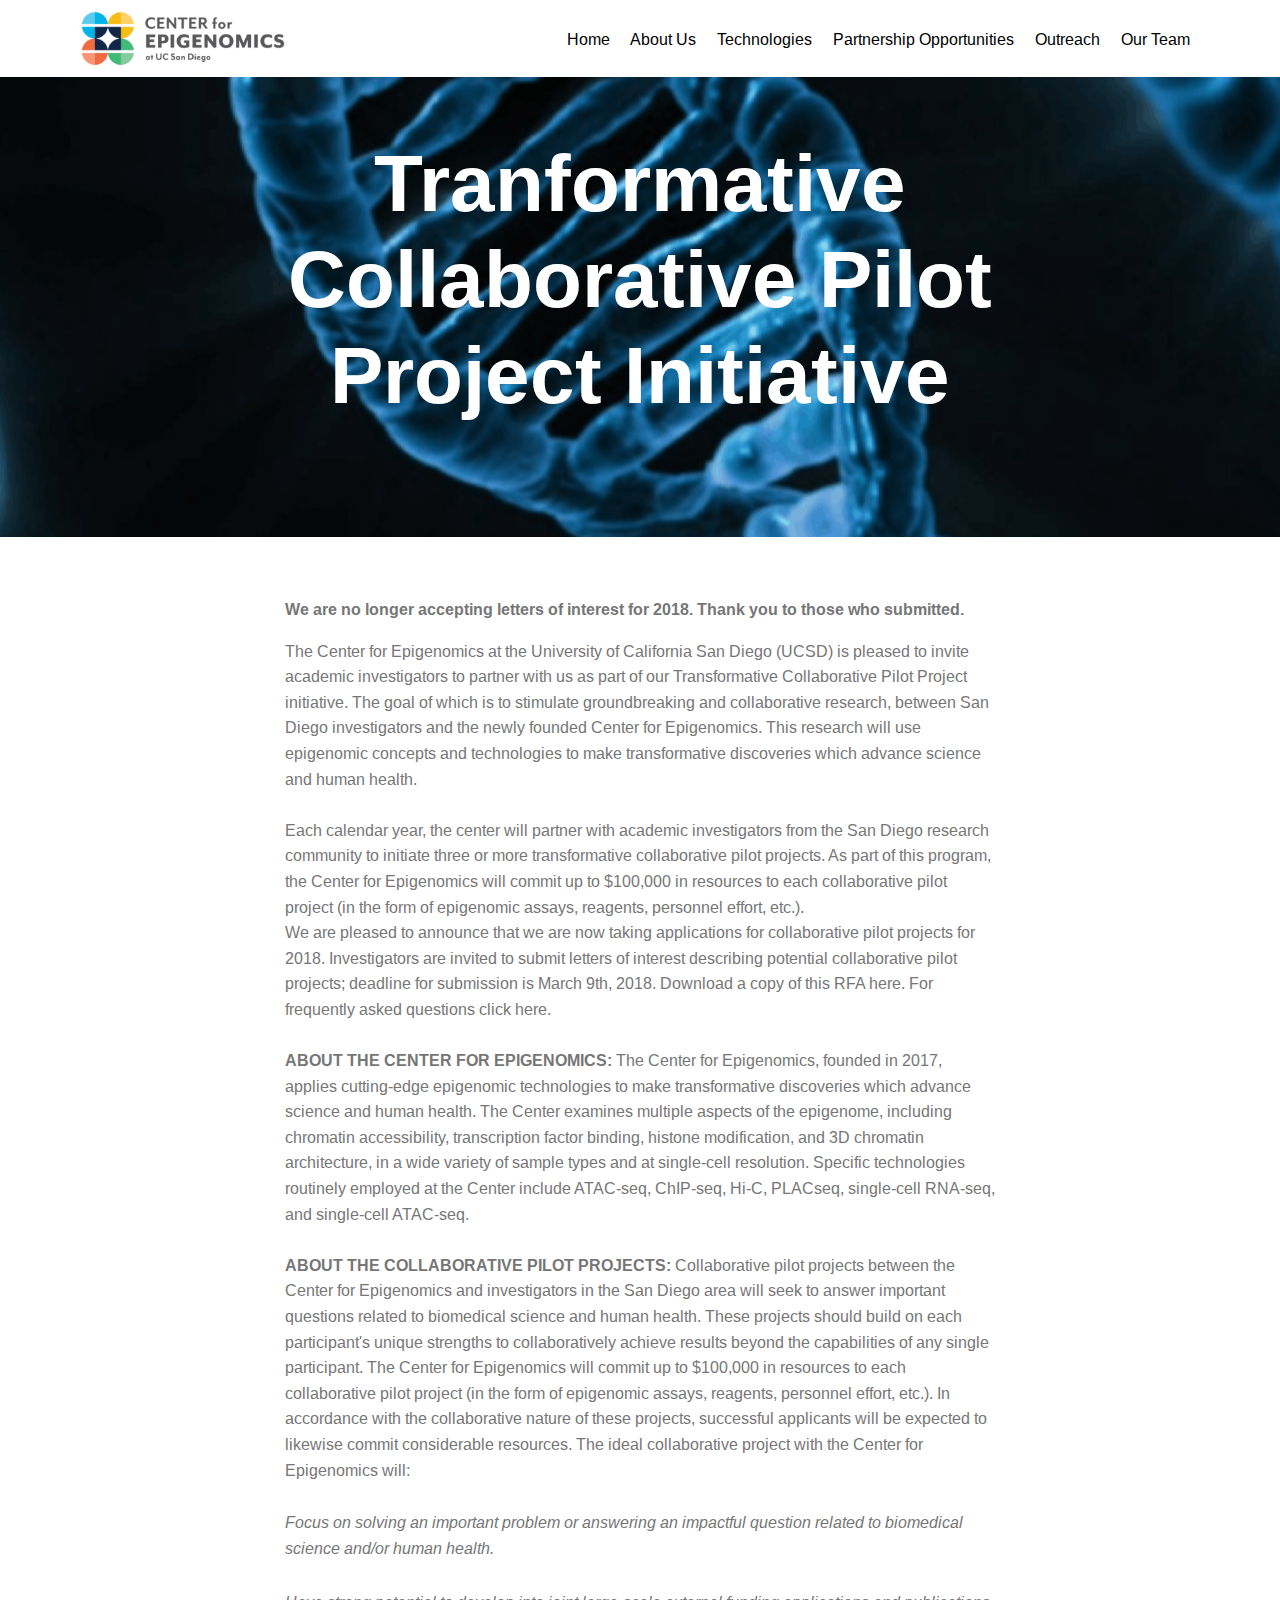
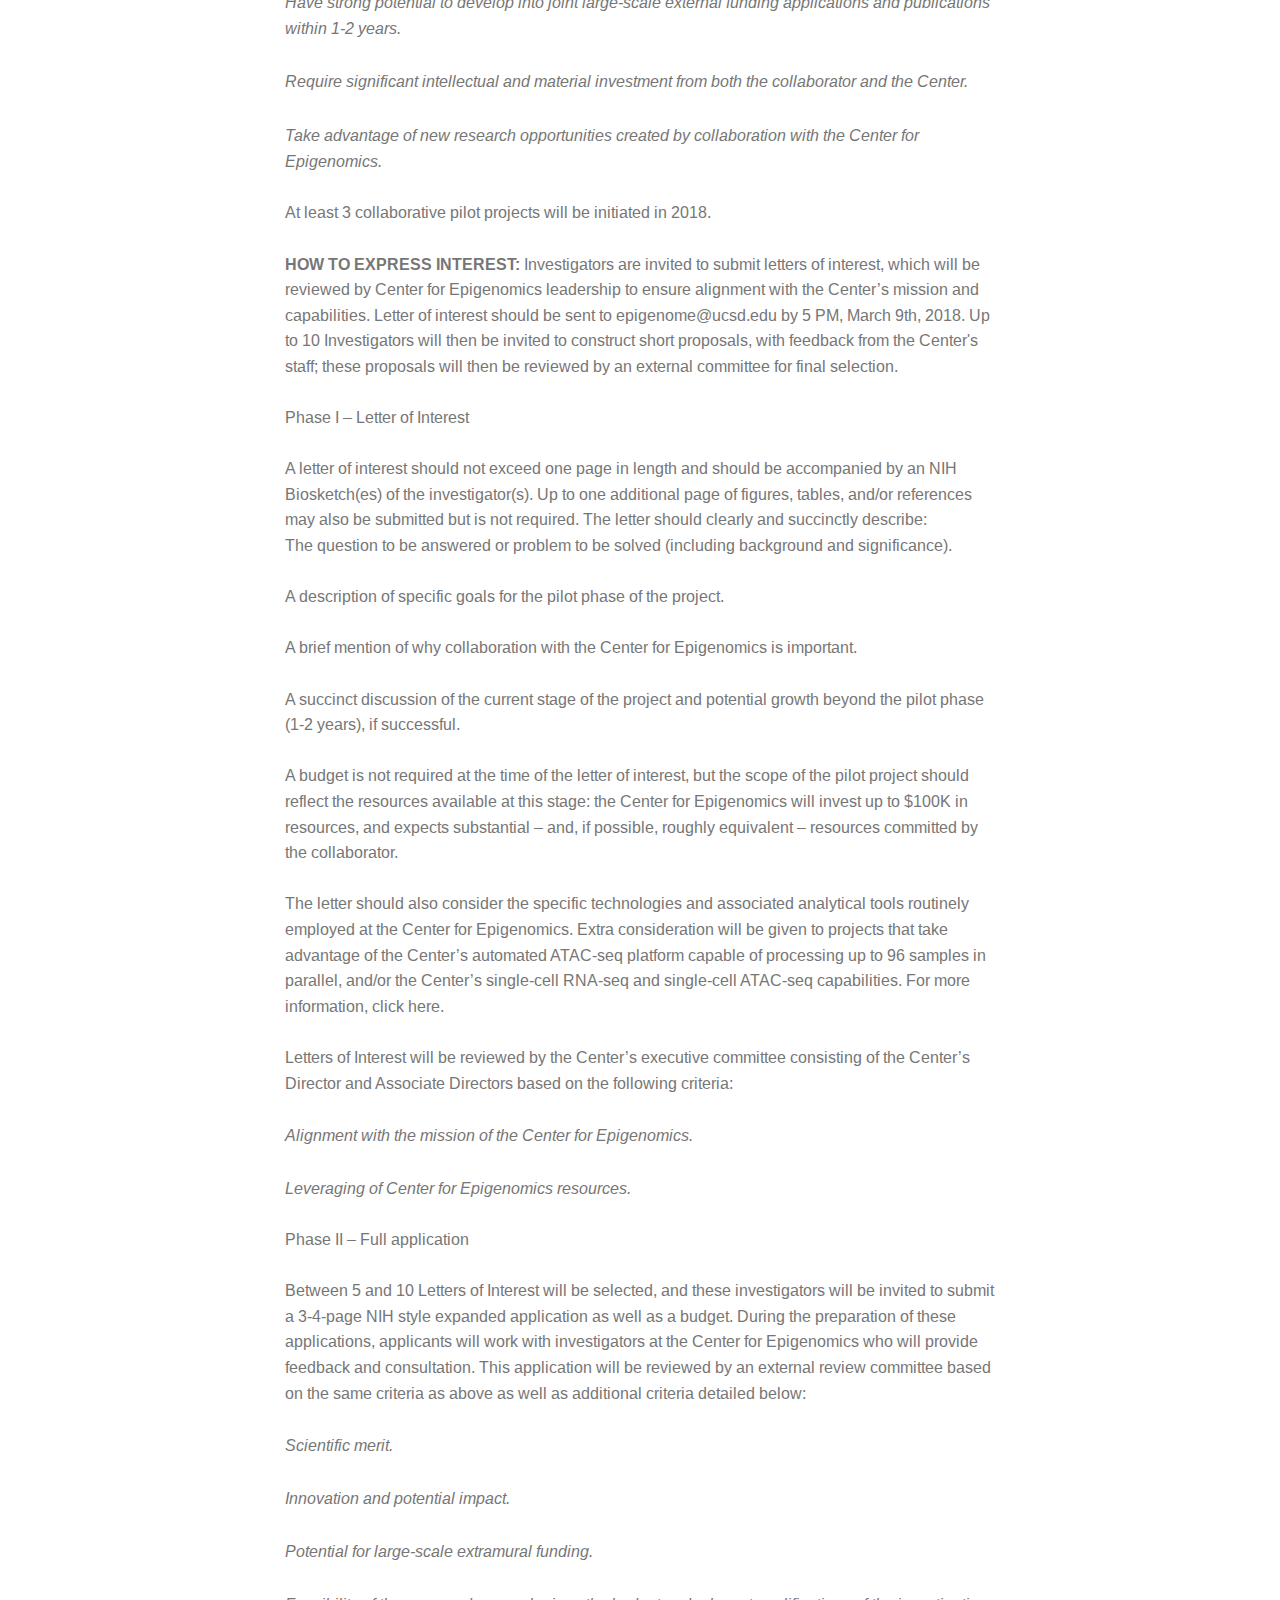
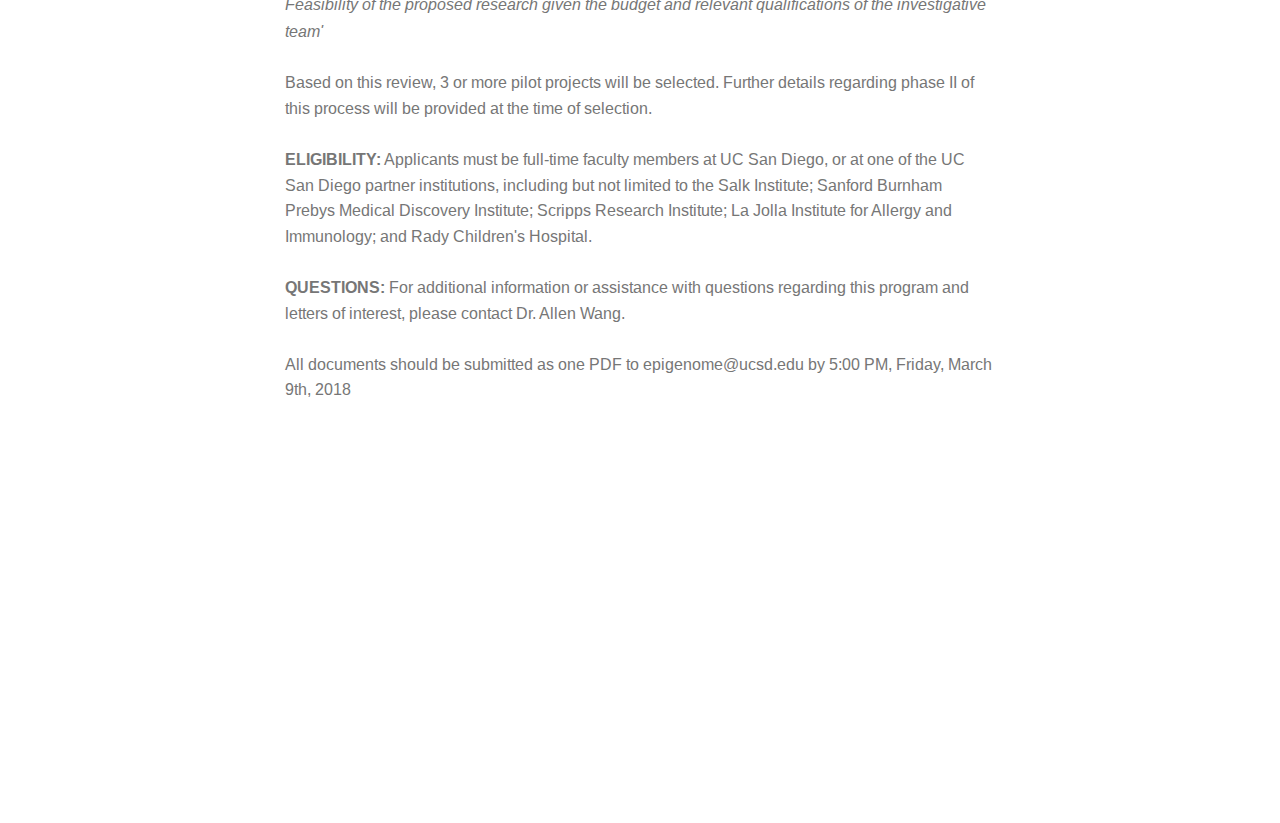
<file: TCPP.html>
<!DOCTYPE html>
<html >
<head>
  <!-- Site made with Mobirise Website Builder v4.7.2, https://mobirise.com -->
  <meta charset="UTF-8">
  <meta http-equiv="X-UA-Compatible" content="IE=edge">
  <meta name="generator" content="Mobirise v4.7.2, mobirise.com">
  <meta name="viewport" content="width=device-width, initial-scale=1, minimum-scale=1">
  <link rel="shortcut icon" href="assets/images/cfe-icon-01-128x129.png" type="image/x-icon">
  <meta name="description" content="Transformative Collaborative Pilot Project Initiative">
  <title>Transformative Collaborative Pilot Projects</title>
  <link rel="stylesheet" href="assets/web/assets/mobirise-icons/mobirise-icons.css">
  <link rel="stylesheet" href="assets/tether/tether.min.css">
  <link rel="stylesheet" href="assets/bootstrap/css/bootstrap.min.css">
  <link rel="stylesheet" href="assets/bootstrap/css/bootstrap-grid.min.css">
  <link rel="stylesheet" href="assets/bootstrap/css/bootstrap-reboot.min.css">
  <link rel="stylesheet" href="assets/socicon/css/styles.css">
  <link rel="stylesheet" href="assets/dropdown/css/style.css">
  <link rel="stylesheet" href="assets/theme/css/style.css">
  <link rel="stylesheet" href="assets/mobirise/css/mbr-additional.css" type="text/css">
  
  
  
</head>
<body>
  <section class="menu cid-qPH5fBRKTD" once="menu" id="menu2-1i">

    

    <nav class="navbar navbar-expand beta-menu navbar-dropdown align-items-center navbar-fixed-top navbar-toggleable-sm">
        <button class="navbar-toggler navbar-toggler-right" type="button" data-toggle="collapse" data-target="#navbarSupportedContent" aria-controls="navbarSupportedContent" aria-expanded="false" aria-label="Toggle navigation">
            <div class="hamburger">
                <span></span>
                <span></span>
                <span></span>
                <span></span>
            </div>
        </button>
        <div class="menu-logo">
            <div class="navbar-brand">
                <span class="navbar-logo">
                    <a href="index.html">
                        <img src="assets/images/cfe-brandmark-1-330x121.png" alt="Mobirise" title="" style="height: 3.8rem;">
                    </a>
                </span>
                
            </div>
        </div>
        <div class="collapse navbar-collapse" id="navbarSupportedContent">
            <ul class="navbar-nav nav-dropdown nav-right" data-app-modern-menu="true"><li class="nav-item">
                    <a class="nav-link link text-black display-4" href="index.html">
                        Home</a>
                </li><li class="nav-item"><a class="nav-link link text-black display-4" href="about.html">
                        About Us</a></li><li class="nav-item"><a class="nav-link link text-black display-4" href="technologies.html">
                        Technologies</a></li><li class="nav-item"><a class="nav-link link text-black display-4" href="partnership.html">
                        Partnership Opportunities</a></li><li class="nav-item"><a class="nav-link link text-black display-4" href="outreach.html">
                        Outreach</a></li><li class="nav-item">
                    <a class="nav-link link text-black display-4" href="ourteam.html">Our Team</a>
                </li></ul>
            
        </div>
    </nav>
</section>

<section class="engine"><a href="https://mobirise.me/m">web design templates</a></section><section class="header1 cid-qRL9k1Ifc8 mbr-parallax-background" id="header1-29">

    

    

    <div class="container">
        <div class="row justify-content-md-center">
            <div class="mbr-white col-md-10">
                <h1 class="mbr-section-title align-center mbr-bold pb-3 mbr-fonts-style display-1">
                    Tranformative Collaborative Pilot Project Initiative</h1>
                
                
                
            </div>
        </div>
    </div>

</section>

<section class="mbr-section article content1 cid-qRL9xp29IV" id="content1-2a">
    
     

    <div class="container">
        <div class="media-container-row">
            <div class="mbr-text col-12 col-md-8 mbr-fonts-style display-7"><p><span style="font-size: 1rem;"><strong>We are no longer accepting letters of interest for 2018. Thank you to those who submitted.</strong></span><br></p><p></p><div>
</div><div>
</div><div>The Center for Epigenomics at the University of California San Diego (UCSD) is pleased to invite academic investigators to partner with us as part of our Transformative Collaborative Pilot Project initiative. The goal of which is to stimulate groundbreaking and collaborative research, between San Diego investigators and the newly founded Center for Epigenomics. This research will use epigenomic concepts and technologies to make transformative discoveries which advance science and human health.</div><div><br></div><div>
</div><div>
</div><div>Each calendar year, the center will partner with academic investigators from the San Diego research community to initiate three or more transformative collaborative pilot projects. As part of this program, the Center for Epigenomics will commit up to $100,000 in resources to each collaborative pilot project (in the form of epigenomic assays, reagents, personnel effort, etc.).
</div><div>
</div><div>We are pleased to announce that we are now taking applications for collaborative pilot projects for 2018. Investigators are invited to submit letters of interest describing potential collaborative pilot projects; deadline for submission is March 9th, 2018. Download a copy of this RFA here. For frequently asked questions click here.</div><div><br></div><div>
</div><div>
</div><div><strong>ABOUT THE CENTER FOR EPIGENOMICS: </strong>The Center for Epigenomics, founded in 2017, applies cutting-edge epigenomic technologies to make transformative discoveries which advance science and human health. The Center examines multiple aspects of the epigenome, including chromatin accessibility, transcription factor binding, histone modification, and 3D chromatin architecture, in a wide variety of sample types and at single-cell resolution. Specific technologies routinely employed at the Center include ATAC-seq, ChIP-seq, Hi-C, PLACseq, single-cell RNA-seq, and single-cell ATAC-seq.</div><div><br></div><div>
</div><div>
</div><div><strong>ABOUT THE COLLABORATIVE PILOT PROJECTS:</strong> Collaborative pilot projects between the Center for Epigenomics and investigators in the San Diego area will seek to answer important questions related to biomedical science and human health. These projects should build on each participant's unique strengths to collaboratively achieve results beyond the capabilities of any single participant.  The Center for Epigenomics will commit up to $100,000 in resources to each collaborative pilot project (in the form of epigenomic assays, reagents, personnel effort, etc.). In accordance with the collaborative nature of these projects, successful applicants will be expected to likewise commit considerable resources. The ideal collaborative project with the Center for Epigenomics will:
</div><div>
</div><div><br></div><div><em>Focus on solving an important problem or answering an impactful question related to biomedical science and/or human health.
</em></div><div><em><br></em></div><div><em>Have strong potential to develop into joint large-scale external funding applications and publications within 1-2 years.
</em></div><div><em><br></em></div><div><em>Require significant intellectual and material investment from both the collaborator and the Center.
</em></div><div><em><br></em></div><div><em>Take advantage of new research opportunities created by collaboration with the Center for Epigenomics.
</em></div><div>
</div><div>
</div><div><br></div><div>At least 3 collaborative pilot projects will be initiated in 2018.
</div><div>
</div><div><br></div><div><strong>HOW TO EXPRESS INTEREST:</strong> Investigators are invited to submit letters of interest, which will be reviewed by Center for Epigenomics leadership to ensure alignment with the Center’s mission and capabilities. Letter of interest should be sent to epigenome@ucsd.edu by 5 PM, March 9th, 2018. Up to 10 Investigators will then be invited to construct short proposals, with feedback from the Center's staff; these proposals will then be reviewed by an external committee for final selection.
</div><div>
</div><div><br></div><div>Phase I – Letter of Interest
</div><div>
</div><div><br></div><div>A letter of interest should not exceed one page in length and should be accompanied by an NIH Biosketch(es) of the investigator(s). Up to one additional page of figures, tables, and/or references may also be submitted but is not required. The letter should clearly and succinctly describe:
</div><div>
</div><div><span style="font-size: 1rem;">The question to be answered or problem to be solved (including background and significance).&nbsp;</span><br></div><div><br></div><div>A description of specific goals for the pilot phase of the project.
</div><div><br><span style="font-size: 1rem;">A brief mention of why collaboration with the Center for Epigenomics is important.&nbsp;</span></div><div><span style="font-size: 1rem;"><br></span><span style="font-size: 1rem;">A succinct discussion of the current stage of the project and potential growth beyond the pilot phase (1-2 years), if successful.&nbsp;</span></div><div>
</div><div><br></div><div>A budget is not required at the time of the letter of interest, but the scope of the pilot project should reflect the resources available at this stage: the Center for Epigenomics will invest up to $100K in resources, and expects substantial – and, if possible, roughly equivalent –  resources committed by the collaborator.
</div><div>
</div><div><br></div><div>The letter should also consider the specific technologies and associated analytical tools routinely employed at the Center for Epigenomics. Extra consideration will be given to projects that take advantage of the Center’s automated ATAC-seq platform capable of processing up to 96 samples in parallel, and/or the Center’s single-cell RNA-seq and single-cell ATAC-seq capabilities.  For more information, click here.
</div><div>
</div><div><br></div><div>Letters of Interest will be reviewed by the Center’s executive committee consisting of the Center’s Director and Associate Directors based on the following criteria:
</div><div>
</div><div><br><span style="font-size: 1rem;"><em>Alignment with the mission of the Center for Epigenomics.&nbsp;</em></span></div><div><em><br></em></div><div><em>Leveraging of Center for Epigenomics resources.
</em></div><div>
</div><div>
</div><div><br></div><div>Phase II – Full application</div><div><br></div><div>
</div><div>
</div><div>Between 5 and 10 Letters of Interest will be selected, and these investigators will be invited to submit a 3-4-page NIH style expanded application as well as a budget. During the preparation of these applications, applicants will work with investigators at the Center for Epigenomics who will provide feedback and consultation. This application will be reviewed by an external review committee based on the same criteria as above as well as additional criteria detailed below:
</div><div>
</div><div><span style="font-size: 1rem;"><br></span></div><div><span style="font-size: 1rem;"><em>Scientific merit.&nbsp;</em></span></div><div><em><span style="font-size: 1rem;"><br></span><span style="font-size: 1rem;">Innovation and potential impact.</span></em></div><div><em><span style="font-size: 1rem;"><br></span><span style="font-size: 1rem;">Potential for large-scale extramural funding.&nbsp;</span></em></div><div><em><br></em></div><div><em>Feasibility of the proposed research given the budget and relevant qualifications of the investigative team'</em></div><div><br></div><div>
</div><div>
</div><div>Based on this review, 3 or more pilot projects will be selected. Further details regarding phase II of this process will be provided at the time of selection.
</div><div>
</div><div><br></div><div><strong>ELIGIBILITY:</strong> Applicants must be full-time faculty members at UC San Diego, or at one of the UC San Diego partner institutions, including but not limited to the Salk Institute; Sanford Burnham Prebys Medical Discovery Institute; Scripps Research Institute; La Jolla Institute for Allergy and Immunology; and Rady Children's Hospital.
</div><div>
</div><div><br></div><div><strong>QUESTIONS:</strong> For additional information or assistance with questions regarding this program and letters of interest, please contact Dr. Allen Wang.
</div><div>
</div><div><br></div><div>All documents should be submitted as one PDF to epigenome@ucsd.edu by 5:00 PM, Friday, March 9th, 2018</div><p></p></div>
        </div>
    </div>
</section>

<section class="cid-qS2ubUAt3B mbr-reveal" id="footer1-30">

    

    

    <div class="container">
        <div class="media-container-row content text-white">
            <div class="col-12 col-md-3">
                <div class="media-wrap">
                    <a href="#top">
                        <img src="assets/images/cfe-icon-3-192x193.png" alt="Mobirise" title="">
                    </a>
                </div>
            </div>
            <div class="col-12 col-md-3 mbr-fonts-style display-7">
                <h5 class="pb-3">
                    Address
                </h5>
                <p class="mbr-text">9500 Gilman Drive
<br>MC 0653
<br>La Jolla, California 92093​-0653
<br>
<br>CMM-East
<br>Room #1056-8 (Offices)
<br>Room #1087-88 (Lab)</p>
            </div>
            <div class="col-12 col-md-3 mbr-fonts-style display-7">
                <h5 class="pb-3">
                    Contacts
                </h5>
                <p class="mbr-text">
                    Email: <a href="mailto:epigenome@ucsd.edu">epigenome@ucsd.edu</a>&nbsp;<br>Phone: 858-246-2650                    <br><br></p>
            </div>
            <div class="col-12 col-md-3 mbr-fonts-style display-7">
                <h5 class="pb-3">
                    Links
                </h5>
                <p class="mbr-text"><a class="text-primary" href="http://renlab.sdsc.edu/renlab_website/" target="_blank">Ren Lab&nbsp;</a><br><a class="text-primary" href="https://medschool.ucsd.edu/som/cmm/Pages/default.aspx" target="_blank">Cellular and Molecular Medicine</a>&nbsp;<br><a class="text-primary" href="https://medschool.ucsd.edu/Pages/default.aspx" target="_blank">UC San Diego Health Sciences</a></p>
            </div>
        </div>
        
    </div>
</section>


  <script src="assets/web/assets/jquery/jquery.min.js"></script>
  <script src="assets/popper/popper.min.js"></script>
  <script src="assets/tether/tether.min.js"></script>
  <script src="assets/bootstrap/js/bootstrap.min.js"></script>
  <script src="assets/dropdown/js/script.min.js"></script>
  <script src="assets/touchswipe/jquery.touch-swipe.min.js"></script>
  <script src="assets/parallax/jarallax.min.js"></script>
  <script src="assets/smoothscroll/smooth-scroll.js"></script>
  <script src="assets/theme/js/script.js"></script>
  
  
</body>
</html>
</file>
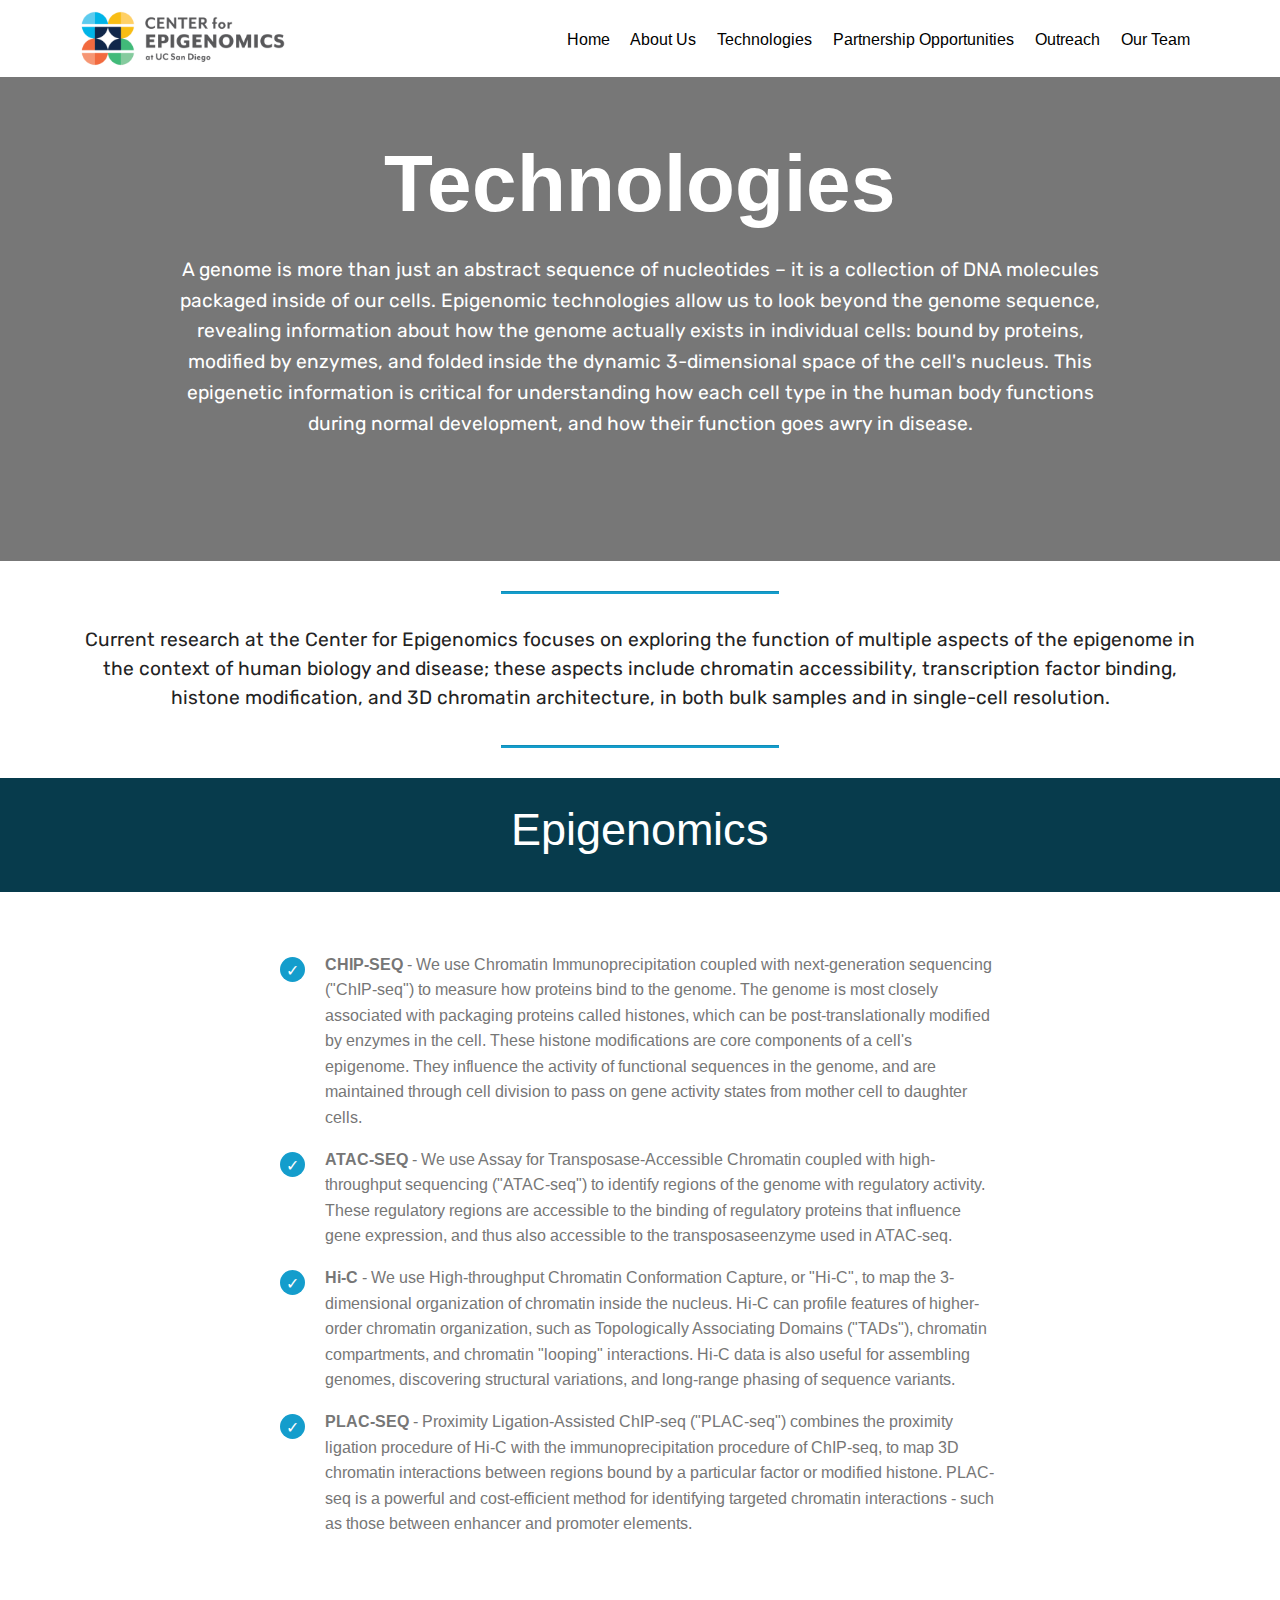
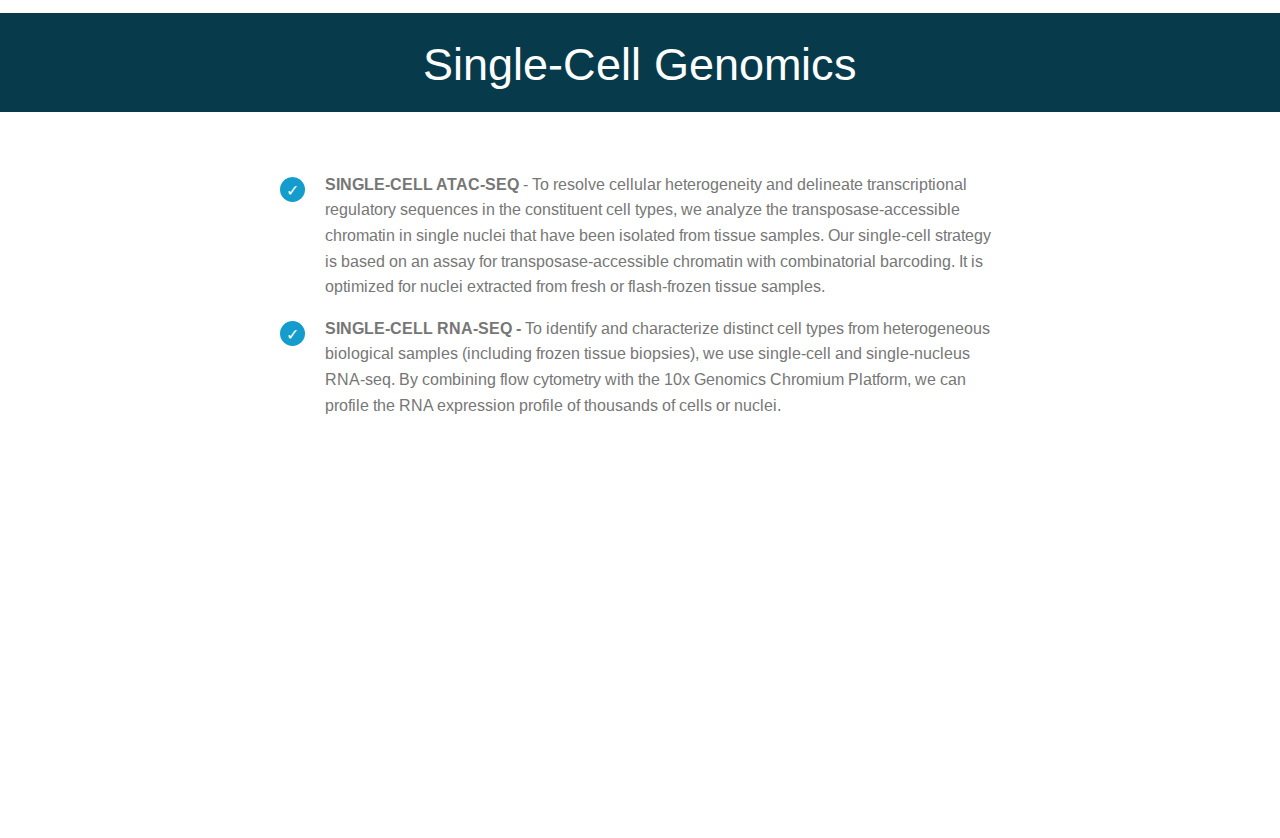
<file: technologies.html>
<!DOCTYPE html>
<html >
<head>
  <!-- Site made with Mobirise Website Builder v4.7.2, https://mobirise.com -->
  <meta charset="UTF-8">
  <meta http-equiv="X-UA-Compatible" content="IE=edge">
  <meta name="generator" content="Mobirise v4.7.2, mobirise.com">
  <meta name="viewport" content="width=device-width, initial-scale=1, minimum-scale=1">
  <link rel="shortcut icon" href="assets/images/cfe-icon-01-128x129.png" type="image/x-icon">
  <meta name="description" content="Site Maker Description">
  <title>Our Technologies</title>
  <link rel="stylesheet" href="assets/web/assets/mobirise-icons/mobirise-icons.css">
  <link rel="stylesheet" href="assets/tether/tether.min.css">
  <link rel="stylesheet" href="assets/bootstrap/css/bootstrap.min.css">
  <link rel="stylesheet" href="assets/bootstrap/css/bootstrap-grid.min.css">
  <link rel="stylesheet" href="assets/bootstrap/css/bootstrap-reboot.min.css">
  <link rel="stylesheet" href="assets/socicon/css/styles.css">
  <link rel="stylesheet" href="assets/dropdown/css/style.css">
  <link rel="stylesheet" href="assets/theme/css/style.css">
  <link rel="stylesheet" href="assets/mobirise/css/mbr-additional.css" type="text/css">
  
  
  
</head>
<body>
  <section class="menu cid-qPBh6ZGNE1" once="menu" id="menu2-d">

    

    <nav class="navbar navbar-expand beta-menu navbar-dropdown align-items-center navbar-fixed-top navbar-toggleable-sm">
        <button class="navbar-toggler navbar-toggler-right" type="button" data-toggle="collapse" data-target="#navbarSupportedContent" aria-controls="navbarSupportedContent" aria-expanded="false" aria-label="Toggle navigation">
            <div class="hamburger">
                <span></span>
                <span></span>
                <span></span>
                <span></span>
            </div>
        </button>
        <div class="menu-logo">
            <div class="navbar-brand">
                <span class="navbar-logo">
                    <a href="index.html">
                        <img src="assets/images/cfe-brandmark-1-330x121.png" alt="Mobirise" title="" style="height: 3.8rem;">
                    </a>
                </span>
                
            </div>
        </div>
        <div class="collapse navbar-collapse" id="navbarSupportedContent">
            <ul class="navbar-nav nav-dropdown nav-right" data-app-modern-menu="true"><li class="nav-item">
                    <a class="nav-link link text-black display-4" href="index.html">
                        Home</a>
                </li><li class="nav-item"><a class="nav-link link text-black display-4" href="about.html">
                        About Us</a></li><li class="nav-item"><a class="nav-link link text-black display-4" href="technologies.html">
                        Technologies</a></li><li class="nav-item"><a class="nav-link link text-black display-4" href="partnership.html">
                        Partnership Opportunities</a></li><li class="nav-item"><a class="nav-link link text-black display-4" href="outreach.html">
                        Outreach</a></li><li class="nav-item">
                    <a class="nav-link link text-black display-4" href="ourteam.html">Our Team</a>
                </li></ul>
            
        </div>
    </nav>
</section>

<section class="engine"><a href="https://mobirise.me/l">free web templates</a></section><section class="header1 cid-qPH4LxiqWm" data-bg-video="https://www.youtube.com/embed/wQbb9YWxo0Y?rel=0&amp;showinfo=0&amp;autoplay=0&amp;loop=1" id="header1-l">

    

    <div class="mbr-overlay" style="opacity: 0.5; background-color: rgb(0, 0, 0);">
    </div>

    <div class="container">
        <div class="row justify-content-md-center">
            <div class="mbr-white col-md-10">
                <h1 class="mbr-section-title align-center mbr-bold pb-3 mbr-fonts-style display-1">
                    Technologies</h1>
                
                <p class="mbr-text align-center pb-3 mbr-fonts-style display-5">A genome is more than just an abstract sequence of nucleotides – it is a collection of DNA molecules packaged inside of our cells. Epigenomic technologies allow us to look beyond the genome sequence, revealing information about how the genome actually exists in individual cells: bound by proteins, modified by enzymes, and folded inside the dynamic 3-dimensional space of the cell's nucleus. This epigenetic information is critical for understanding how each cell type in the human body functions during normal development, and how their function goes awry in disease.</p>
                
            </div>
        </div>
    </div>

</section>

<section class="mbr-section article content9 cid-qQQaizn8FN" id="content9-1x">
    
     

    <div class="container">
        <div class="inner-container" style="width: 100%;">
            <hr class="line" style="width: 25%;">
            <div class="section-text align-center mbr-fonts-style display-5">Current research at the Center for Epigenomics focuses on exploring the function of multiple aspects of the epigenome in the context of human biology and disease; these aspects include chromatin accessibility, transcription factor binding, histone modification, and 3D chromatin architecture, in both bulk samples and in single-cell resolution.</div>
            <hr class="line" style="width: 25%;">
        </div>
        </div>
</section>

<section class="mbr-section content4 cid-qPHwMBZbsi" id="content4-1a">

    

    <div class="container">
        <div class="media-container-row">
            <div class="title col-12 col-md-8">
                <h2 class="align-center pb-3 mbr-fonts-style display-2">
                    Epigenomics</h2>
                
                
            </div>
        </div>
    </div>
</section>

<section class="mbr-section article content12 cid-qPHwtdyxYJ" id="content12-18">
     

    <div class="container">
        <div class="media-container-row">
            <div class="mbr-text counter-container col-12 col-md-8 mbr-fonts-style display-7">
                <ul>
                    <li><strong>CHIP-SEQ</strong> - We use Chromatin Immunoprecipitation coupled with next-generation sequencing ("ChIP-seq") to measure how proteins bind to the genome. The genome is most closely associated with packaging proteins called histones, which can be post-translationally modified by enzymes in the cell. These histone modifications are core components of a cell's epigenome. They influence the activity of functional sequences in the genome, and are maintained through cell division to pass on gene activity states from mother cell to daughter cells.</li>
                    <li><strong>ATAC-SEQ</strong> - We use Assay for Transposase-Accessible Chromatin coupled with high-throughput sequencing ("ATAC-seq") to identify regions of the genome with regulatory activity. These regulatory regions are accessible to the binding of regulatory proteins that influence gene expression, and thus also accessible to the transposaseenzyme used in ATAC-seq.&nbsp;</li>
                    <li><strong>Hi-C</strong>&nbsp;- We use High-throughput Chromatin Conformation Capture, or "Hi-C", to map the 3-dimensional organization of chromatin inside the nucleus. Hi-C can profile features of higher-order chromatin organization, such as Topologically Associating Domains ("TADs"), chromatin compartments, and chromatin "looping" interactions. Hi-C data is also useful for assembling genomes, discovering structural variations, and long-range phasing of sequence variants.</li><li><strong>PLAC-SEQ</strong> - Proximity Ligation-Assisted ChIP-seq ("PLAC-seq") combines the proximity ligation procedure of Hi-C with the immunoprecipitation procedure of ChIP-seq, to map 3D chromatin interactions between regions bound by a particular factor or modified histone. PLAC-seq is a powerful and cost-efficient method for identifying targeted chromatin interactions - such as those between enhancer and promoter elements.</li>
                </ul>
            </div>
        </div>
    </div>
</section>

<section class="mbr-section content4 cid-qPHxuFfBPg" id="content4-1b">

    

    <div class="container">
        <div class="media-container-row">
            <div class="title col-12 col-md-8">
                <h2 class="align-center pb-3 mbr-fonts-style display-2">
                    Single-Cell Genomics</h2>
                
                
            </div>
        </div>
    </div>
</section>

<section class="mbr-section article content12 cid-qPHB3O9ZRD" id="content12-1c">
     

    <div class="container">
        <div class="media-container-row">
            <div class="mbr-text counter-container col-12 col-md-8 mbr-fonts-style display-7">
                <ul>
                    <li><strong>SINGLE-CELL ATAC-SEQ</strong> - To resolve cellular heterogeneity and delineate transcriptional regulatory sequences in the constituent cell types, we analyze the transposase-accessible chromatin in single nuclei that have been isolated from tissue samples. Our single-cell strategy is based on an assay for transposase-accessible chromatin with combinatorial barcoding. It is optimized for nuclei extracted from fresh or flash-frozen tissue samples.
</li>
                    <li><strong>SINGLE-CELL RNA-SEQ - </strong>To identify and characterize distinct cell types from heterogeneous biological samples (including frozen tissue biopsies), we use single-cell and single-nucleus RNA-seq. By combining flow cytometry with the 10x Genomics Chromium Platform, we can profile the RNA expression profile of thousands of cells or nuclei.</li>
                </ul>
            </div>
        </div>
    </div>
</section>

<section class="cid-qS2upe8o6n mbr-reveal" id="footer1-32">

    

    

    <div class="container">
        <div class="media-container-row content text-white">
            <div class="col-12 col-md-3">
                <div class="media-wrap">
                    <a href="#top">
                        <img src="assets/images/cfe-icon-3-192x193.png" alt="Mobirise" title="">
                    </a>
                </div>
            </div>
            <div class="col-12 col-md-3 mbr-fonts-style display-7">
                <h5 class="pb-3">
                    Address
                </h5>
                <p class="mbr-text">9500 Gilman Drive
<br>MC 0653
<br>La Jolla, California 92093​-0653
<br>
<br>CMM-East
<br>Room #1056-8 (Offices)
<br>Room #1087-88 (Lab)</p>
            </div>
            <div class="col-12 col-md-3 mbr-fonts-style display-7">
                <h5 class="pb-3">
                    Contacts
                </h5>
                <p class="mbr-text">
                    Email: <a href="mailto:epigenome@ucsd.edu">epigenome@ucsd.edu</a>&nbsp;<br>Phone: 858-246-2650                    <br><br></p>
            </div>
            <div class="col-12 col-md-3 mbr-fonts-style display-7">
                <h5 class="pb-3">
                    Links
                </h5>
                <p class="mbr-text"><a class="text-primary" href="http://renlab.sdsc.edu/renlab_website/" target="_blank">Ren Lab&nbsp;</a><br><a class="text-primary" href="https://medschool.ucsd.edu/som/cmm/Pages/default.aspx" target="_blank">Cellular and Molecular Medicine</a>&nbsp;<br><a class="text-primary" href="https://medschool.ucsd.edu/Pages/default.aspx" target="_blank">UC San Diego Health Sciences</a></p>
            </div>
        </div>
        
    </div>
</section>


  <script src="assets/web/assets/jquery/jquery.min.js"></script>
  <script src="assets/popper/popper.min.js"></script>
  <script src="assets/tether/tether.min.js"></script>
  <script src="assets/bootstrap/js/bootstrap.min.js"></script>
  <script src="assets/smoothscroll/smooth-scroll.js"></script>
  <script src="assets/touchswipe/jquery.touch-swipe.min.js"></script>
  <script src="assets/ytplayer/jquery.mb.ytplayer.min.js"></script>
  <script src="assets/vimeoplayer/jquery.mb.vimeo_player.js"></script>
  <script src="assets/dropdown/js/script.min.js"></script>
  <script src="assets/theme/js/script.js"></script>
  
  
</body>
</html>
</file>
<file: assets/web/assets/mobirise-icons/mobirise-icons.css>
@font-face {
  font-family: 'MobiriseIcons';
  src:  url('mobirise-icons.eot?spat4u');
  src:  url('mobirise-icons.eot?spat4u#iefix') format('embedded-opentype'),
    url('mobirise-icons.ttf?spat4u') format('truetype'),
    url('mobirise-icons.woff?spat4u') format('woff'),
    url('mobirise-icons.svg?spat4u#MobiriseIcons') format('svg');
  font-weight: normal;
  font-style: normal;
}

[class^="mbri-"], [class*=" mbri-"] {
  /* use !important to prevent issues with browser extensions that change fonts */
  font-family: MobiriseIcons !important;
  speak: none;
  font-style: normal;
  font-weight: normal;
  font-variant: normal;
  text-transform: none;
  line-height: 1;

  /* Better Font Rendering =========== */
  -webkit-font-smoothing: antialiased;
  -moz-osx-font-smoothing: grayscale;
}

.mbri-add-submenu:before {
  content: "\e900";
}
.mbri-alert:before {
  content: "\e901";
}
.mbri-align-center:before {
  content: "\e902";
}
.mbri-align-justify:before {
  content: "\e903";
}
.mbri-align-left:before {
  content: "\e904";
}
.mbri-align-right:before {
  content: "\e905";
}
.mbri-android:before {
  content: "\e906";
}
.mbri-apple:before {
  content: "\e907";
}
.mbri-arrow-down:before {
  content: "\e908";
}
.mbri-arrow-next:before {
  content: "\e909";
}
.mbri-arrow-prev:before {
  content: "\e90a";
}
.mbri-arrow-up:before {
  content: "\e90b";
}
.mbri-bold:before {
  content: "\e90c";
}
.mbri-bookmark:before {
  content: "\e90d";
}
.mbri-bootstrap:before {
  content: "\e90e";
}
.mbri-briefcase:before {
  content: "\e90f";
}
.mbri-browse:before {
  content: "\e910";
}
.mbri-bulleted-list:before {
  content: "\e911";
}
.mbri-calendar:before {
  content: "\e912";
}
.mbri-camera:before {
  content: "\e913";
}
.mbri-cart-add:before {
  content: "\e914";
}
.mbri-cart-full:before {
  content: "\e915";
}
.mbri-cash:before {
  content: "\e916";
}
.mbri-change-style:before {
  content: "\e917";
}
.mbri-chat:before {
  content: "\e918";
}
.mbri-clock:before {
  content: "\e919";
}
.mbri-close:before {
  content: "\e91a";
}
.mbri-cloud:before {
  content: "\e91b";
}
.mbri-code:before {
  content: "\e91c";
}
.mbri-contact-form:before {
  content: "\e91d";
}
.mbri-credit-card:before {
  content: "\e91e";
}
.mbri-cursor-click:before {
  content: "\e91f";
}
.mbri-cust-feedback:before {
  content: "\e920";
}
.mbri-database:before {
  content: "\e921";
}
.mbri-delivery:before {
  content: "\e922";
}
.mbri-desktop:before {
  content: "\e923";
}
.mbri-devices:before {
  content: "\e924";
}
.mbri-down:before {
  content: "\e925";
}
.mbri-download:before {
  content: "\e989";
}
.mbri-drag-n-drop:before {
  content: "\e927";
}
.mbri-drag-n-drop2:before {
  content: "\e928";
}
.mbri-edit:before {
  content: "\e929";
}
.mbri-edit2:before {
  content: "\e92a";
}
.mbri-error:before {
  content: "\e92b";
}
.mbri-extension:before {
  content: "\e92c";
}
.mbri-features:before {
  content: "\e92d";
}
.mbri-file:before {
  content: "\e92e";
}
.mbri-flag:before {
  content: "\e92f";
}
.mbri-folder:before {
  content: "\e930";
}
.mbri-gift:before {
  content: "\e931";
}
.mbri-github:before {
  content: "\e932";
}
.mbri-globe:before {
  content: "\e933";
}
.mbri-globe-2:before {
  content: "\e934";
}
.mbri-growing-chart:before {
  content: "\e935";
}
.mbri-hearth:before {
  content: "\e936";
}
.mbri-help:before {
  content: "\e937";
}
.mbri-home:before {
  content: "\e938";
}
.mbri-hot-cup:before {
  content: "\e939";
}
.mbri-idea:before {
  content: "\e93a";
}
.mbri-image-gallery:before {
  content: "\e93b";
}
.mbri-image-slider:before {
  content: "\e93c";
}
.mbri-info:before {
  content: "\e93d";
}
.mbri-italic:before {
  content: "\e93e";
}
.mbri-key:before {
  content: "\e93f";
}
.mbri-laptop:before {
  content: "\e940";
}
.mbri-layers:before {
  content: "\e941";
}
.mbri-left-right:before {
  content: "\e942";
}
.mbri-left:before {
  content: "\e943";
}
.mbri-letter:before {
  content: "\e944";
}
.mbri-like:before {
  content: "\e945";
}
.mbri-link:before {
  content: "\e946";
}
.mbri-lock:before {
  content: "\e947";
}
.mbri-login:before {
  content: "\e948";
}
.mbri-logout:before {
  content: "\e949";
}
.mbri-magic-stick:before {
  content: "\e94a";
}
.mbri-map-pin:before {
  content: "\e94b";
}
.mbri-menu:before {
  content: "\e94c";
}
.mbri-mobile:before {
  content: "\e94d";
}
.mbri-mobile2:before {
  content: "\e94e";
}
.mbri-mobirise:before {
  content: "\e94f";
}
.mbri-more-horizontal:before {
  content: "\e950";
}
.mbri-more-vertical:before {
  content: "\e951";
}
.mbri-music:before {
  content: "\e952";
}
.mbri-new-file:before {
  content: "\e953";
}
.mbri-numbered-list:before {
  content: "\e954";
}
.mbri-opened-folder:before {
  content: "\e955";
}
.mbri-pages:before {
  content: "\e956";
}
.mbri-paper-plane:before {
  content: "\e957";
}
.mbri-paperclip:before {
  content: "\e958";
}
.mbri-photo:before {
  content: "\e959";
}
.mbri-photos:before {
  content: "\e95a";
}
.mbri-pin:before {
  content: "\e95b";
}
.mbri-play:before {
  content: "\e95c";
}
.mbri-plus:before {
  content: "\e95d";
}
.mbri-preview:before {
  content: "\e95e";
}
.mbri-print:before {
  content: "\e95f";
}
.mbri-protect:before {
  content: "\e960";
}
.mbri-question:before {
  content: "\e961";
}
.mbri-quote-left:before {
  content: "\e962";
}
.mbri-quote-right:before {
  content: "\e963";
}
.mbri-refresh:before {
  content: "\e964";
}
.mbri-responsive:before {
  content: "\e965";
}
.mbri-right:before {
  content: "\e966";
}
.mbri-rocket:before {
  content: "\e967";
}
.mbri-sad-face:before {
  content: "\e968";
}
.mbri-sale:before {
  content: "\e969";
}
.mbri-save:before {
  content: "\e96a";
}
.mbri-search:before {
  content: "\e96b";
}
.mbri-setting:before {
  content: "\e96c";
}
.mbri-setting2:before {
  content: "\e96d";
}
.mbri-setting3:before {
  content: "\e96e";
}
.mbri-share:before {
  content: "\e96f";
}
.mbri-shopping-bag:before {
  content: "\e970";
}
.mbri-shopping-basket:before {
  content: "\e971";
}
.mbri-shopping-cart:before {
  content: "\e972";
}
.mbri-sites:before {
  content: "\e973";
}
.mbri-smile-face:before {
  content: "\e974";
}
.mbri-speed:before {
  content: "\e975";
}
.mbri-star:before {
  content: "\e976";
}
.mbri-success:before {
  content: "\e977";
}
.mbri-sun:before {
  content: "\e978";
}
.mbri-sun2:before {
  content: "\e979";
}
.mbri-tablet:before {
  content: "\e97a";
}
.mbri-tablet-vertical:before {
  content: "\e97b";
}
.mbri-target:before {
  content: "\e97c";
}
.mbri-timer:before {
  content: "\e97d";
}
.mbri-to-ftp:before {
  content: "\e97e";
}
.mbri-to-local-drive:before {
  content: "\e97f";
}
.mbri-touch-swipe:before {
  content: "\e980";
}
.mbri-touch:before {
  content: "\e981";
}
.mbri-trash:before {
  content: "\e982";
}
.mbri-underline:before {
  content: "\e983";
}
.mbri-unlink:before {
  content: "\e984";
}
.mbri-unlock:before {
  content: "\e985";
}
.mbri-up-down:before {
  content: "\e986";
}
.mbri-up:before {
  content: "\e987";
}
.mbri-update:before {
  content: "\e988";
}
.mbri-upload:before {
 content: "\e926"; 
}
.mbri-user:before {
  content: "\e98a";
}
.mbri-user2:before {
  content: "\e98b";
}
.mbri-users:before {
  content: "\e98c";
}
.mbri-video:before {
  content: "\e98d";
}
.mbri-video-play:before {
  content: "\e98e";
}
.mbri-watch:before {
  content: "\e98f";
}
.mbri-website-theme:before {
  content: "\e990";
}
.mbri-wifi:before {
  content: "\e991";
}
.mbri-windows:before {
  content: "\e992";
}
.mbri-zoom-out:before {
  content: "\e993";
}
.mbri-redo:before {
  content: "\e994";
}
.mbri-undo:before {
  content: "\e995";
}
</file>
<file: assets/socicon/css/styles.css>
@charset "UTF-8";

@font-face {
  font-family: "socicon";
  src:url("../fonts/socicon.eot");
  src:url("../fonts/socicon.eot?#iefix") format("embedded-opentype"),
    url("../fonts/socicon.woff") format("woff"),
    url("../fonts/socicon.ttf") format("truetype"),
    url("../fonts/socicon.svg#socicon") format("svg");
  font-weight: normal;
  font-style: normal;

}

[data-icon]:before {
  font-family: "socicon" !important;
  content: attr(data-icon);
  font-style: normal !important;
  font-weight: normal !important;
  font-variant: normal !important;
  text-transform: none !important;
  speak: none;
  line-height: 1;
  -webkit-font-smoothing: antialiased;
  -moz-osx-font-smoothing: grayscale;
}

[class^="socicon-"]:before,
[class*=" socicon-"]:before {
  font-family: "socicon" !important;
  font-style: normal !important;
  font-weight: normal !important;
  font-variant: normal !important;
  text-transform: none !important;
  speak: none;
  line-height: 1;
  -webkit-font-smoothing: antialiased;
  -moz-osx-font-smoothing: grayscale;
}

.socicon-modelmayhem:before {
  content: "\e000";
}
.socicon-mixcloud:before {
  content: "\e001";
}
.socicon-drupal:before {
  content: "\e002";
}
.socicon-swarm:before {
  content: "\e003";
}
.socicon-istock:before {
  content: "\e004";
}
.socicon-yammer:before {
  content: "\e005";
}
.socicon-ello:before {
  content: "\e006";
}
.socicon-stackoverflow:before {
  content: "\e007";
}
.socicon-persona:before {
  content: "\e008";
}
.socicon-triplej:before {
  content: "\e009";
}
.socicon-houzz:before {
  content: "\e00a";
}
.socicon-rss:before {
  content: "\e00b";
}
.socicon-paypal:before {
  content: "\e00c";
}
.socicon-odnoklassniki:before {
  content: "\e00d";
}
.socicon-airbnb:before {
  content: "\e00e";
}
.socicon-periscope:before {
  content: "\e00f";
}
.socicon-outlook:before {
  content: "\e010";
}
.socicon-coderwall:before {
  content: "\e011";
}
.socicon-tripadvisor:before {
  content: "\e012";
}
.socicon-appnet:before {
  content: "\e013";
}
.socicon-goodreads:before {
  content: "\e014";
}
.socicon-tripit:before {
  content: "\e015";
}
.socicon-lanyrd:before {
  content: "\e016";
}
.socicon-slideshare:before {
  content: "\e017";
}
.socicon-buffer:before {
  content: "\e018";
}
.socicon-disqus:before {
  content: "\e019";
}
.socicon-vkontakte:before {
  content: "\e01a";
}
.socicon-whatsapp:before {
  content: "\e01b";
}
.socicon-patreon:before {
  content: "\e01c";
}
.socicon-storehouse:before {
  content: "\e01d";
}
.socicon-pocket:before {
  content: "\e01e";
}
.socicon-mail:before {
  content: "\e01f";
}
.socicon-blogger:before {
  content: "\e020";
}
.socicon-technorati:before {
  content: "\e021";
}
.socicon-reddit:before {
  content: "\e022";
}
.socicon-dribbble:before {
  content: "\e023";
}
.socicon-stumbleupon:before {
  content: "\e024";
}
.socicon-digg:before {
  content: "\e025";
}
.socicon-envato:before {
  content: "\e026";
}
.socicon-behance:before {
  content: "\e027";
}
.socicon-delicious:before {
  content: "\e028";
}
.socicon-deviantart:before {
  content: "\e029";
}
.socicon-forrst:before {
  content: "\e02a";
}
.socicon-play:before {
  content: "\e02b";
}
.socicon-zerply:before {
  content: "\e02c";
}
.socicon-wikipedia:before {
  content: "\e02d";
}
.socicon-apple:before {
  content: "\e02e";
}
.socicon-flattr:before {
  content: "\e02f";
}
.socicon-github:before {
  content: "\e030";
}
.socicon-renren:before {
  content: "\e031";
}
.socicon-friendfeed:before {
  content: "\e032";
}
.socicon-newsvine:before {
  content: "\e033";
}
.socicon-identica:before {
  content: "\e034";
}
.socicon-bebo:before {
  content: "\e035";
}
.socicon-zynga:before {
  content: "\e036";
}
.socicon-steam:before {
  content: "\e037";
}
.socicon-xbox:before {
  content: "\e038";
}
.socicon-windows:before {
  content: "\e039";
}
.socicon-qq:before {
  content: "\e03a";
}
.socicon-douban:before {
  content: "\e03b";
}
.socicon-meetup:before {
  content: "\e03c";
}
.socicon-playstation:before {
  content: "\e03d";
}
.socicon-android:before {
  content: "\e03e";
}
.socicon-snapchat:before {
  content: "\e03f";
}
.socicon-twitter:before {
  content: "\e040";
}
.socicon-facebook:before {
  content: "\e041";
}
.socicon-googleplus:before {
  content: "\e042";
}
.socicon-pinterest:before {
  content: "\e043";
}
.socicon-foursquare:before {
  content: "\e044";
}
.socicon-yahoo:before {
  content: "\e045";
}
.socicon-skype:before {
  content: "\e046";
}
.socicon-yelp:before {
  content: "\e047";
}
.socicon-feedburner:before {
  content: "\e048";
}
.socicon-linkedin:before {
  content: "\e049";
}
.socicon-viadeo:before {
  content: "\e04a";
}
.socicon-xing:before {
  content: "\e04b";
}
.socicon-myspace:before {
  content: "\e04c";
}
.socicon-soundcloud:before {
  content: "\e04d";
}
.socicon-spotify:before {
  content: "\e04e";
}
.socicon-grooveshark:before {
  content: "\e04f";
}
.socicon-lastfm:before {
  content: "\e050";
}
.socicon-youtube:before {
  content: "\e051";
}
.socicon-vimeo:before {
  content: "\e052";
}
.socicon-dailymotion:before {
  content: "\e053";
}
.socicon-vine:before {
  content: "\e054";
}
.socicon-flickr:before {
  content: "\e055";
}
.socicon-500px:before {
  content: "\e056";
}
.socicon-wordpress:before {
  content: "\e058";
}
.socicon-tumblr:before {
  content: "\e059";
}
.socicon-twitch:before {
  content: "\e05a";
}
.socicon-8tracks:before {
  content: "\e05b";
}
.socicon-amazon:before {
  content: "\e05c";
}
.socicon-icq:before {
  content: "\e05d";
}
.socicon-smugmug:before {
  content: "\e05e";
}
.socicon-ravelry:before {
  content: "\e05f";
}
.socicon-weibo:before {
  content: "\e060";
}
.socicon-baidu:before {
  content: "\e061";
}
.socicon-angellist:before {
  content: "\e062";
}
.socicon-ebay:before {
  content: "\e063";
}
.socicon-imdb:before {
  content: "\e064";
}
.socicon-stayfriends:before {
  content: "\e065";
}
.socicon-residentadvisor:before {
  content: "\e066";
}
.socicon-google:before {
  content: "\e067";
}
.socicon-yandex:before {
  content: "\e068";
}
.socicon-sharethis:before {
  content: "\e069";
}
.socicon-bandcamp:before {
  content: "\e06a";
}
.socicon-itunes:before {
  content: "\e06b";
}
.socicon-deezer:before {
  content: "\e06c";
}
.socicon-telegram:before {
  content: "\e06e";
}
.socicon-openid:before {
  content: "\e06f";
}
.socicon-amplement:before {
  content: "\e070";
}
.socicon-viber:before {
  content: "\e071";
}
.socicon-zomato:before {
  content: "\e072";
}
.socicon-draugiem:before {
  content: "\e074";
}
.socicon-endomodo:before {
  content: "\e075";
}
.socicon-filmweb:before {
  content: "\e076";
}
.socicon-stackexchange:before {
  content: "\e077";
}
.socicon-wykop:before {
  content: "\e078";
}
.socicon-teamspeak:before {
  content: "\e079";
}
.socicon-teamviewer:before {
  content: "\e07a";
}
.socicon-ventrilo:before {
  content: "\e07b";
}
.socicon-younow:before {
  content: "\e07c";
}
.socicon-raidcall:before {
  content: "\e07d";
}
.socicon-mumble:before {
  content: "\e07e";
}
.socicon-medium:before {
  content: "\e06d";
}
.socicon-bebee:before {
  content: "\e07f";
}
.socicon-hitbox:before {
  content: "\e080";
}
.socicon-reverbnation:before {
  content: "\e081";
}
.socicon-formulr:before {
  content: "\e082";
}
.socicon-instagram:before {
  content: "\e057";
}
.socicon-battlenet:before {
  content: "\e083";
}
.socicon-chrome:before {
  content: "\e084";
}
.socicon-discord:before {
  content: "\e086";
}
.socicon-issuu:before {
  content: "\e087";
}
.socicon-macos:before {
  content: "\e088";
}
.socicon-firefox:before {
  content: "\e089";
}
.socicon-opera:before {
  content: "\e08d";
}
.socicon-keybase:before {
  content: "\e090";
}
.socicon-alliance:before {
  content: "\e091";
}
.socicon-livejournal:before {
  content: "\e092";
}
.socicon-googlephotos:before {
  content: "\e093";
}
.socicon-horde:before {
  content: "\e094";
}
.socicon-etsy:before {
  content: "\e095";
}
.socicon-zapier:before {
  content: "\e096";
}
.socicon-google-scholar:before {
  content: "\e097";
}
.socicon-researchgate:before {
  content: "\e098";
}
.socicon-wechat:before {
  content: "\e099";
}
.socicon-strava:before {
  content: "\e09a";
}
.socicon-line:before {
  content: "\e09b";
}
.socicon-lyft:before {
  content: "\e09c";
}
.socicon-uber:before {
  content: "\e09d";
}
.socicon-songkick:before {
  content: "\e09e";
}
.socicon-viewbug:before {
  content: "\e09f";
}
.socicon-googlegroups:before {
  content: "\e0a0";
}
.socicon-quora:before {
  content: "\e073";
}
.socicon-diablo:before {
  content: "\e085";
}
.socicon-blizzard:before {
  content: "\e0a1";
}
.socicon-hearthstone:before {
  content: "\e08b";
}
.socicon-heroes:before {
  content: "\e08a";
}
.socicon-overwatch:before {
  content: "\e08c";
}
.socicon-warcraft:before {
  content: "\e08e";
}
.socicon-starcraft:before {
  content: "\e08f";
}
.socicon-beam:before {
  content: "\e0a2";
}
.socicon-curse:before {
  content: "\e0a3";
}
.socicon-player:before {
  content: "\e0a4";
}
.socicon-streamjar:before {
  content: "\e0a5";
}
.socicon-nintendo:before {
  content: "\e0a6";
}
.socicon-hellocoton:before {
  content: "\e0a7";
}
</file>
<file: assets/dropdown/css/style.css>
.navbar-dropdown {
  left: 0;
  padding: 0;
  position: absolute;
  right: 0;
  top: 0;
  transition: all 0.45s ease;
  z-index: 1030;
  background: #282828; }
  .navbar-dropdown .navbar-logo {
    margin-right: 0.8rem;
    transition: margin 0.3s ease-in-out;
    vertical-align: middle; }
    .navbar-dropdown .navbar-logo img {
      height: 3.125rem;
      transition: all 0.3s ease-in-out; }
    .navbar-dropdown .navbar-logo.mbr-iconfont {
      font-size: 3.125rem;
      line-height: 3.125rem; }
  .navbar-dropdown .navbar-caption {
    font-weight: 700;
    white-space: normal;
    vertical-align: -4px;
    line-height: 3.125rem !important; }
    .navbar-dropdown .navbar-caption, .navbar-dropdown .navbar-caption:hover {
      color: inherit;
      text-decoration: none; }
  .navbar-dropdown .mbr-iconfont + .navbar-caption {
    vertical-align: -1px; }
  .navbar-dropdown.navbar-fixed-top {
    position: fixed; }
  .navbar-dropdown .navbar-brand span {
    vertical-align: -4px; }
  .navbar-dropdown.bg-color.transparent {
    background: none; }
  .navbar-dropdown.navbar-short .navbar-brand {
    padding: 0.625rem 0; }
    .navbar-dropdown.navbar-short .navbar-brand span {
      vertical-align: -1px; }
  .navbar-dropdown.navbar-short .navbar-caption {
    line-height: 2.375rem !important;
    vertical-align: -2px; }
  .navbar-dropdown.navbar-short .navbar-logo {
    margin-right: 0.5rem; }
    .navbar-dropdown.navbar-short .navbar-logo img {
      height: 2.375rem; }
    .navbar-dropdown.navbar-short .navbar-logo.mbr-iconfont {
      font-size: 2.375rem;
      line-height: 2.375rem; }
  .navbar-dropdown.navbar-short .mbr-table-cell {
    height: 3.625rem; }
  .navbar-dropdown .navbar-close {
    left: 0.6875rem;
    position: fixed;
    top: 0.75rem;
    z-index: 1000; }
  .navbar-dropdown .hamburger-icon {
    content: "";
    display: inline-block;
    vertical-align: middle;
    width: 16px;
    -webkit-box-shadow: 0 -6px 0 1px #282828,0 0 0 1px #282828,0 6px 0 1px #282828;
    -moz-box-shadow: 0 -6px 0 1px #282828,0 0 0 1px #282828,0 6px 0 1px #282828;
    box-shadow: 0 -6px 0 1px #282828,0 0 0 1px #282828,0 6px 0 1px #282828; }

.dropdown-menu .dropdown-toggle[data-toggle="dropdown-submenu"]::after {
  border-bottom: 0.35em solid transparent;
  border-left: 0.35em solid;
  border-right: 0;
  border-top: 0.35em solid transparent;
  margin-left: 0.3rem; }

.dropdown-menu .dropdown-item:focus {
  outline: 0; }

.nav-dropdown {
  font-size: 0.75rem;
  font-weight: 500;
  height: auto !important; }
  .nav-dropdown .nav-btn {
    padding-left: 1rem; }
  .nav-dropdown .link {
    margin: .667em 1.667em;
    font-weight: 500;
    padding: 0;
    transition: color .2s ease-in-out; }
    .nav-dropdown .link.dropdown-toggle {
      margin-right: 2.583em; }
      .nav-dropdown .link.dropdown-toggle::after {
        margin-left: .25rem;
        border-top: 0.35em solid;
        border-right: 0.35em solid transparent;
        border-left: 0.35em solid transparent;
        border-bottom: 0; }
      .nav-dropdown .link.dropdown-toggle[aria-expanded="true"] {
        margin: 0;
        padding: 0.667em 3.263em  0.667em 1.667em; }
  .nav-dropdown .link::after,
  .nav-dropdown .dropdown-item::after {
    color: inherit; }
  .nav-dropdown .btn {
    font-size: 0.75rem;
    font-weight: 700;
    letter-spacing: 0;
    margin-bottom: 0;
    padding-left: 1.25rem;
    padding-right: 1.25rem; }
  .nav-dropdown .dropdown-menu {
    border-radius: 0;
    border: 0;
    left: 0;
    margin: 0;
    padding-bottom: 1.25rem;
    padding-top: 1.25rem;
    position: relative; }
  .nav-dropdown .dropdown-submenu {
    margin-left: 0.125rem;
    top: 0; }
  .nav-dropdown .dropdown-item {
    font-weight: 500;
    line-height: 2;
    padding: 0.3846em 4.615em 0.3846em 1.5385em;
    position: relative;
    transition: color .2s ease-in-out, background-color .2s ease-in-out; }
    .nav-dropdown .dropdown-item::after {
      margin-top: -0.3077em;
      position: absolute;
      right: 1.1538em;
      top: 50%; }
    .nav-dropdown .dropdown-item:focus, .nav-dropdown .dropdown-item:hover {
      background: none; }

@media (max-width: 767px) {
  .nav-dropdown.navbar-toggleable-sm {
    bottom: 0;
    display: none;
    left: 0;
    overflow-x: hidden;
    position: fixed;
    top: 0;
    transform: translateX(-100%);
    -ms-transform: translateX(-100%);
    -webkit-transform: translateX(-100%);
    width: 18.75rem;
    z-index: 999; } }
.nav-dropdown.navbar-toggleable-xl {
  bottom: 0;
  display: none;
  left: 0;
  overflow-x: hidden;
  position: fixed;
  top: 0;
  transform: translateX(-100%);
  -ms-transform: translateX(-100%);
  -webkit-transform: translateX(-100%);
  width: 18.75rem;
  z-index: 999; }

.nav-dropdown-sm {
  display: block !important;
  overflow-x: hidden;
  overflow: auto;
  padding-top: 3.875rem; }
  .nav-dropdown-sm::after {
    content: "";
    display: block;
    height: 3rem;
    width: 100%; }
  .nav-dropdown-sm.collapse.in ~ .navbar-close {
    display: block !important; }
  .nav-dropdown-sm.collapsing, .nav-dropdown-sm.collapse.in {
    transform: translateX(0);
    -ms-transform: translateX(0);
    -webkit-transform: translateX(0);
    transition: all 0.25s ease-out;
    -webkit-transition: all 0.25s ease-out;
    background: #282828; }
  .nav-dropdown-sm.collapsing[aria-expanded="false"] {
    transform: translateX(-100%);
    -ms-transform: translateX(-100%);
    -webkit-transform: translateX(-100%); }
  .nav-dropdown-sm .nav-item {
    display: block;
    margin-left: 0 !important;
    padding-left: 0; }
  .nav-dropdown-sm .link,
  .nav-dropdown-sm .dropdown-item {
    border-top: 1px dotted rgba(255, 255, 255, 0.1);
    font-size: 0.8125rem;
    line-height: 1.6;
    margin: 0 !important;
    padding: 0.875rem 2.4rem 0.875rem 1.5625rem !important;
    position: relative;
    white-space: normal; }
    .nav-dropdown-sm .link:focus, .nav-dropdown-sm .link:hover,
    .nav-dropdown-sm .dropdown-item:focus,
    .nav-dropdown-sm .dropdown-item:hover {
      background: rgba(0, 0, 0, 0.2) !important;
      color: #c0a375; }
  .nav-dropdown-sm .nav-btn {
    position: relative;
    padding: 1.5625rem 1.5625rem 0 1.5625rem; }
    .nav-dropdown-sm .nav-btn::before {
      border-top: 1px dotted rgba(255, 255, 255, 0.1);
      content: "";
      left: 0;
      position: absolute;
      top: 0;
      width: 100%; }
    .nav-dropdown-sm .nav-btn + .nav-btn {
      padding-top: 0.625rem; }
      .nav-dropdown-sm .nav-btn + .nav-btn::before {
        display: none; }
  .nav-dropdown-sm .btn {
    padding: 0.625rem 0; }
  .nav-dropdown-sm .dropdown-toggle[data-toggle="dropdown-submenu"]::after {
    margin-left: .25rem;
    border-top: 0.35em solid;
    border-right: 0.35em solid transparent;
    border-left: 0.35em solid transparent;
    border-bottom: 0; }
  .nav-dropdown-sm .dropdown-toggle[data-toggle="dropdown-submenu"][aria-expanded="true"]::after {
    border-top: 0;
    border-right: 0.35em solid transparent;
    border-left: 0.35em solid transparent;
    border-bottom: 0.35em solid; }
  .nav-dropdown-sm .dropdown-menu {
    margin: 0;
    padding: 0;
    position: relative;
    top: 0;
    left: 0;
    width: 100%;
    border: 0;
    float: none;
    border-radius: 0;
    background: none; }
  .nav-dropdown-sm .dropdown-submenu {
    left: 100%;
    margin-left: 0.125rem;
    margin-top: -1.25rem;
    top: 0; }

.navbar-toggleable-sm .nav-dropdown .dropdown-menu {
  position: absolute; }

.navbar-toggleable-sm .nav-dropdown .dropdown-submenu {
  left: 100%;
  margin-left: 0.125rem;
  margin-top: -1.25rem;
  top: 0; }

.navbar-toggleable-sm.opened .nav-dropdown .dropdown-menu {
  position: relative; }

.navbar-toggleable-sm.opened .nav-dropdown .dropdown-submenu {
  left: 0;
  margin-left: 00rem;
  margin-top: 0rem;
  top: 0; }

.is-builder .nav-dropdown.collapsing {
  transition: none !important; }

/*# sourceMappingURL=style.css.map */
</file>
<file: assets/theme/css/style.css>
/*!
 * Mobirise v4 theme (https://mobirise.com/)
 * Copyright 2017 Mobirise
 */
section {
  background-color: #eeeeee; }

section,
.container,
.container-fluid {
  position: relative;
  word-wrap: break-word; }

a.mbr-iconfont:hover {
  text-decoration: none; }

.article .lead p, .article .lead ul, .article .lead ol, .article .lead pre, .article .lead blockquote {
  margin-bottom: 0; }

a {
  font-style: normal;
  font-weight: 400;
  cursor: pointer; }
  a, a:hover {
    text-decoration: none; }

figure {
  margin-bottom: 0; }

body {
  color: #232323; }

h1, h2, h3, h4, h5, h6,
.h1, .h2, .h3, .h4, .h5, .h6,
.display-1, .display-2, .display-3, .display-4 {
  line-height: 1;
  word-break: break-word;
  word-wrap: break-word; }

b, strong {
  font-weight: bold; }

blockquote {
  padding: 10px 0 10px 20px;
  position: relative;
  border-left: 2px solid;
  border-color: #ff3366; }

input:-webkit-autofill, input:-webkit-autofill:hover, input:-webkit-autofill:focus, input:-webkit-autofill:active {
  transition-delay: 9999s;
  transition-property: background-color, color; }

textarea[type="hidden"] {
  display: none; }

body {
  position: relative; }

section {
  background-position: 50% 50%;
  background-repeat: no-repeat;
  background-size: cover; }
  section .mbr-background-video,
  section .mbr-background-video-preview {
    position: absolute;
    bottom: 0;
    left: 0;
    right: 0;
    top: 0; }

.hidden {
  visibility: hidden; }

.mbr-z-index20 {
  z-index: 20; }

/*! Base colors */
.mbr-white {
  color: #ffffff; }

.mbr-black {
  color: #000000; }

.mbr-bg-white {
  background-color: #ffffff; }

.mbr-bg-black {
  background-color: #000000; }

/*! Text-aligns */
.align-left {
  text-align: left; }

.align-center {
  text-align: center; }

.align-right {
  text-align: right; }

@media (max-width: 767px) {
  .align-left, .align-center, .align-right, .mbr-section-btn, .mbr-section-title {
    text-align: center; } }
/*! Font-weight  */
.mbr-light {
  font-weight: 300; }

.mbr-regular {
  font-weight: 400; }

.mbr-semibold {
  font-weight: 500; }

.mbr-bold {
  font-weight: 700; }

/*! Media  */
.media-size-item {
  -webkit-flex: 1 1 auto;
  -moz-flex: 1 1 auto;
  -ms-flex: 1 1 auto;
  -o-flex: 1 1 auto;
  flex: 1 1 auto; }

.media-content {
  -webkit-flex-basis: 100%;
  flex-basis: 100%; }

.media-container-row {
  display: -ms-flexbox;
  display: -webkit-flex;
  display: flex;
  -webkit-flex-direction: row;
  -ms-flex-direction: row;
  flex-direction: row;
  -webkit-flex-wrap: wrap;
  -ms-flex-wrap: wrap;
  flex-wrap: wrap;
  -webkit-justify-content: center;
  -ms-flex-pack: center;
  justify-content: center;
  -webkit-align-content: center;
  -ms-flex-line-pack: center;
  align-content: center;
  -webkit-align-items: start;
  -ms-flex-align: start;
  align-items: start; }
  .media-container-row .media-size-item {
    width: 400px; }

.media-container-column {
  display: -ms-flexbox;
  display: -webkit-flex;
  display: flex;
  -webkit-flex-direction: column;
  -ms-flex-direction: column;
  flex-direction: column;
  -webkit-flex-wrap: wrap;
  -ms-flex-wrap: wrap;
  flex-wrap: wrap;
  -webkit-justify-content: center;
  -ms-flex-pack: center;
  justify-content: center;
  -webkit-align-content: center;
  -ms-flex-line-pack: center;
  align-content: center;
  -webkit-align-items: stretch;
  -ms-flex-align: stretch;
  align-items: stretch; }
  .media-container-column > * {
    width: 100%; }

@media (min-width: 992px) {
  .media-container-row {
    -webkit-flex-wrap: nowrap;
    -ms-flex-wrap: nowrap;
    flex-wrap: nowrap; } }
figure {
  overflow: hidden; }

figure[mbr-media-size] {
  transition: width 0.1s; }

.mbr-figure img, .mbr-figure iframe {
  display: block;
  width: 100%; }

.card {
  background-color: transparent;
  border: none; }

.card-img {
  text-align: center;
  flex-shrink: 0; }

.media {
  max-width: 100%;
  margin: 0 auto; }

.mbr-figure {
  -ms-flex-item-align: center;
  -ms-grid-row-align: center;
  -webkit-align-self: center;
  align-self: center; }

.media-container > div {
  max-width: 100%; }

.mbr-figure img, .card-img img {
  width: 100%; }

@media (max-width: 991px) {
  .media-size-item {
    width: auto !important; }

  .media {
    width: auto; }

  .mbr-figure {
    width: 100% !important; } }
/*! Buttons */
.mbr-section-btn {
  margin-left: -.25rem;
  margin-right: -.25rem;
  font-size: 0; }

nav .mbr-section-btn {
  margin-left: 0rem;
  margin-right: 0rem; }

/*! Btn icon margin */
.btn .mbr-iconfont, .btn.btn-sm .mbr-iconfont {
  cursor: pointer;
  margin-right: 0.5rem; }

.btn.btn-md .mbr-iconfont, .btn.btn-md .mbr-iconfont {
  margin-right: 0.8rem; }

.mbr-regular {
  font-weight: 400; }

.mbr-semibold {
  font-weight: 500; }

.mbr-bold {
  font-weight: 700; }

[type="submit"] {
  -webkit-appearance: none; }

/*! Full-screen */
.mbr-fullscreen .mbr-overlay {
  min-height: 100vh; }

.mbr-fullscreen {
  display: flex;
  display: -webkit-flex;
  display: -moz-flex;
  display: -ms-flex;
  display: -o-flex;
  align-items: center;
  -webkit-align-items: center;
  min-height: 100vh;
  padding-top: 3rem;
  padding-bottom: 3rem; }

/*! Map */
.map {
  height: 25rem;
  position: relative; }
  .map iframe {
    width: 100%;
    height: 100%; }

/* Form */
.form-asterisk {
  font-family: initial;
  position: absolute;
  top: -2px;
  font-weight: normal; }

/*! Scroll to top arrow */
.mbr-arrow-up {
  bottom: 25px;
  right: 90px;
  position: fixed;
  text-align: right;
  z-index: 5000;
  color: #ffffff;
  font-size: 32px;
  transform: rotate(180deg);
  -webkit-transform: rotate(180deg); }

.mbr-arrow-up a {
  background: rgba(0, 0, 0, 0.2);
  border-radius: 3px;
  color: #fff;
  display: inline-block;
  height: 60px;
  width: 60px;
  outline-style: none !important;
  position: relative;
  text-decoration: none;
  transition: all .3s ease-in-out;
  cursor: pointer;
  text-align: center; }
  .mbr-arrow-up a:hover {
    background-color: rgba(0, 0, 0, 0.4); }
  .mbr-arrow-up a i {
    line-height: 60px; }

.mbr-arrow-up-icon {
  display: block;
  color: #fff; }

.mbr-arrow-up-icon::before {
  content: "\203a";
  display: inline-block;
  font-family: serif;
  font-size: 32px;
  line-height: 1;
  font-style: normal;
  position: relative;
  top: 6px;
  left: -4px;
  -webkit-transform: rotate(-90deg);
  transform: rotate(-90deg); }

/*! Arrow Down */
.mbr-arrow {
  position: absolute;
  bottom: 45px;
  left: 50%;
  width: 60px;
  height: 60px;
  cursor: pointer;
  background-color: rgba(80, 80, 80, 0.5);
  border-radius: 50%;
  -webkit-transform: translateX(-50%);
  transform: translateX(-50%); }
  .mbr-arrow > a {
    display: inline-block;
    text-decoration: none;
    outline-style: none;
    -webkit-animation: arrowdown 1.7s ease-in-out infinite;
    animation: arrowdown 1.7s ease-in-out infinite; }
    .mbr-arrow > a > i {
      position: absolute;
      top: -2px;
      left: 15px;
      font-size: 2rem; }

@keyframes arrowdown {
  0% {
    transform: translateY(0px);
    -webkit-transform: translateY(0px); }
  50% {
    transform: translateY(-5px);
    -webkit-transform: translateY(-5px); }
  100% {
    transform: translateY(0px);
    -webkit-transform: translateY(0px); } }
@-webkit-keyframes arrowdown {
  0% {
    transform: translateY(0px);
    -webkit-transform: translateY(0px); }
  50% {
    transform: translateY(-5px);
    -webkit-transform: translateY(-5px); }
  100% {
    transform: translateY(0px);
    -webkit-transform: translateY(0px); } }
@media (max-width: 500px) {
  .mbr-arrow-up {
    left: 50%;
    right: auto;
    transform: translateX(-50%) rotate(180deg);
    -webkit-transform: translateX(-50%) rotate(180deg); } }
/*Gradients animation*/
@keyframes gradient-animation {
  from {
    background-position: 0% 100%;
    animation-timing-function: ease-in-out; }
  to {
    background-position: 100% 0%;
    animation-timing-function: ease-in-out; } }
@-webkit-keyframes gradient-animation {
  from {
    background-position: 0% 100%;
    animation-timing-function: ease-in-out; }
  to {
    background-position: 100% 0%;
    animation-timing-function: ease-in-out; } }
.bg-gradient {
  background-size: 200% 200%;
  animation: gradient-animation 5s infinite alternate;
  -webkit-animation: gradient-animation 5s infinite alternate; }

.menu .navbar-brand {
  display: -webkit-flex; }
  .menu .navbar-brand span {
    display: flex;
    display: -webkit-flex; }
  .menu .navbar-brand .navbar-caption-wrap {
    display: -webkit-flex; }
  .menu .navbar-brand .navbar-logo img {
    display: -webkit-flex; }
@media (min-width: 768px) and (max-width: 991px) {
  .menu .navbar-toggleable-sm .navbar-nav {
    display: -webkit-box;
    display: -webkit-flex;
    display: -ms-flexbox; } }
@media (min-width: 992px) {
  .menu .navbar-nav.nav-dropdown {
    display: -webkit-flex; }
  .menu .navbar-toggleable-sm .navbar-collapse {
    display: -webkit-flex !important; } }

/*# sourceMappingURL=style.css.map */
.engine {
	position: absolute;
	text-indent: -2400px;
	text-align: center;
	padding: 0;
	top: 0;
	left: -2400px;
}
</file>
<file: assets/mobirise/css/mbr-additional.css>
@import url(https://fonts.googleapis.com/css?family=Arimo:400,400i,700,700i);
@import url(https://fonts.googleapis.com/css?family=Rubik:300,300i,400,400i,500,500i,700,700i,900,900i);





body {
  font-style: normal;
  line-height: 1.5;
}
.mbr-section-title {
  font-style: normal;
  line-height: 1.2;
}
.mbr-section-subtitle {
  line-height: 1.3;
}
.mbr-text {
  font-style: normal;
  line-height: 1.6;
}
.display-1 {
  font-family: 'Arimo', sans-serif;
  font-size: 5rem;
}
.display-1 > .mbr-iconfont {
  font-size: 8rem;
}
.display-2 {
  font-family: 'Arimo', sans-serif;
  font-size: 2.8rem;
}
.display-2 > .mbr-iconfont {
  font-size: 4.48rem;
}
.display-4 {
  font-family: 'Arimo', sans-serif;
  font-size: 1rem;
}
.display-4 > .mbr-iconfont {
  font-size: 1.6rem;
}
.display-5 {
  font-family: 'Rubik', sans-serif;
  font-size: 1.2rem;
}
.display-5 > .mbr-iconfont {
  font-size: 1.92rem;
}
.display-7 {
  font-family: 'Arimo', sans-serif;
  font-size: 1rem;
}
.display-7 > .mbr-iconfont {
  font-size: 1.6rem;
}
/* ---- Fluid typography for mobile devices ---- */
/* 1.4 - font scale ratio ( bootstrap == 1.42857 ) */
/* 100vw - current viewport width */
/* (48 - 20)  48 == 48rem == 768px, 20 == 20rem == 320px(minimal supported viewport) */
/* 0.65 - min scale variable, may vary */
@media (max-width: 768px) {
  .display-1 {
    font-size: 4rem;
    font-size: calc( 2.4rem + (5 - 2.4) * ((100vw - 20rem) / (48 - 20)));
    line-height: calc( 1.4 * (2.4rem + (5 - 2.4) * ((100vw - 20rem) / (48 - 20))));
  }
  .display-2 {
    font-size: 2.24rem;
    font-size: calc( 1.63rem + (2.8 - 1.63) * ((100vw - 20rem) / (48 - 20)));
    line-height: calc( 1.4 * (1.63rem + (2.8 - 1.63) * ((100vw - 20rem) / (48 - 20))));
  }
  .display-4 {
    font-size: 0.8rem;
    font-size: calc( 1rem + (1 - 1) * ((100vw - 20rem) / (48 - 20)));
    line-height: calc( 1.4 * (1rem + (1 - 1) * ((100vw - 20rem) / (48 - 20))));
  }
  .display-5 {
    font-size: 0.96rem;
    font-size: calc( 1.07rem + (1.2 - 1.07) * ((100vw - 20rem) / (48 - 20)));
    line-height: calc( 1.4 * (1.07rem + (1.2 - 1.07) * ((100vw - 20rem) / (48 - 20))));
  }
}
/* Buttons */
.btn {
  font-weight: 500;
  border-width: 2px;
  font-style: normal;
  letter-spacing: 1px;
  margin: .4rem .8rem;
  white-space: normal;
  -webkit-transition: all 0.3s ease-in-out;
  -moz-transition: all 0.3s ease-in-out;
  transition: all 0.3s ease-in-out;
  padding: 1rem 3rem;
  border-radius: 3px;
  display: inline-flex;
  align-items: center;
  justify-content: center;
  word-break: break-word;
}
.btn-sm {
  font-weight: 500;
  letter-spacing: 1px;
  -webkit-transition: all 0.3s ease-in-out;
  -moz-transition: all 0.3s ease-in-out;
  transition: all 0.3s ease-in-out;
  padding: 0.6rem 1.5rem;
  border-radius: 3px;
}
.btn-md {
  font-weight: 500;
  letter-spacing: 1px;
  margin: .4rem .8rem !important;
  -webkit-transition: all 0.3s ease-in-out;
  -moz-transition: all 0.3s ease-in-out;
  transition: all 0.3s ease-in-out;
  padding: 1rem 3rem;
  border-radius: 3px;
}
.btn-lg {
  font-weight: 500;
  letter-spacing: 1px;
  margin: .4rem .8rem !important;
  -webkit-transition: all 0.3s ease-in-out;
  -moz-transition: all 0.3s ease-in-out;
  transition: all 0.3s ease-in-out;
  padding: 1.2rem 3.2rem;
  border-radius: 3px;
}
.bg-primary {
  background-color: #149dcc !important;
}
.bg-success {
  background-color: #f7ed4a !important;
}
.bg-info {
  background-color: #82786e !important;
}
.bg-warning {
  background-color: #879a9f !important;
}
.bg-danger {
  background-color: #b1a374 !important;
}
.btn-primary,
.btn-primary:active {
  background-color: #149dcc !important;
  border-color: #149dcc !important;
  color: #ffffff !important;
}
.btn-primary:hover,
.btn-primary:focus,
.btn-primary.focus,
.btn-primary.active {
  color: #ffffff !important;
  background-color: #0d6786 !important;
  border-color: #0d6786 !important;
}
.btn-primary.disabled,
.btn-primary:disabled {
  color: #ffffff !important;
  background-color: #0d6786 !important;
  border-color: #0d6786 !important;
}
.btn-secondary,
.btn-secondary:active {
  background-color: #ff3366 !important;
  border-color: #ff3366 !important;
  color: #ffffff !important;
}
.btn-secondary:hover,
.btn-secondary:focus,
.btn-secondary.focus,
.btn-secondary.active {
  color: #ffffff !important;
  background-color: #e50039 !important;
  border-color: #e50039 !important;
}
.btn-secondary.disabled,
.btn-secondary:disabled {
  color: #ffffff !important;
  background-color: #e50039 !important;
  border-color: #e50039 !important;
}
.btn-info,
.btn-info:active {
  background-color: #82786e !important;
  border-color: #82786e !important;
  color: #ffffff !important;
}
.btn-info:hover,
.btn-info:focus,
.btn-info.focus,
.btn-info.active {
  color: #ffffff !important;
  background-color: #59524b !important;
  border-color: #59524b !important;
}
.btn-info.disabled,
.btn-info:disabled {
  color: #ffffff !important;
  background-color: #59524b !important;
  border-color: #59524b !important;
}
.btn-success,
.btn-success:active {
  background-color: #f7ed4a !important;
  border-color: #f7ed4a !important;
  color: #3f3c03 !important;
}
.btn-success:hover,
.btn-success:focus,
.btn-success.focus,
.btn-success.active {
  color: #3f3c03 !important;
  background-color: #eadd0a !important;
  border-color: #eadd0a !important;
}
.btn-success.disabled,
.btn-success:disabled {
  color: #3f3c03 !important;
  background-color: #eadd0a !important;
  border-color: #eadd0a !important;
}
.btn-warning,
.btn-warning:active {
  background-color: #879a9f !important;
  border-color: #879a9f !important;
  color: #ffffff !important;
}
.btn-warning:hover,
.btn-warning:focus,
.btn-warning.focus,
.btn-warning.active {
  color: #ffffff !important;
  background-color: #617479 !important;
  border-color: #617479 !important;
}
.btn-warning.disabled,
.btn-warning:disabled {
  color: #ffffff !important;
  background-color: #617479 !important;
  border-color: #617479 !important;
}
.btn-danger,
.btn-danger:active {
  background-color: #b1a374 !important;
  border-color: #b1a374 !important;
  color: #ffffff !important;
}
.btn-danger:hover,
.btn-danger:focus,
.btn-danger.focus,
.btn-danger.active {
  color: #ffffff !important;
  background-color: #8b7d4e !important;
  border-color: #8b7d4e !important;
}
.btn-danger.disabled,
.btn-danger:disabled {
  color: #ffffff !important;
  background-color: #8b7d4e !important;
  border-color: #8b7d4e !important;
}
.btn-white {
  color: #333333 !important;
}
.btn-white,
.btn-white:active {
  background-color: #ffffff !important;
  border-color: #ffffff !important;
  color: #808080 !important;
}
.btn-white:hover,
.btn-white:focus,
.btn-white.focus,
.btn-white.active {
  color: #808080 !important;
  background-color: #d9d9d9 !important;
  border-color: #d9d9d9 !important;
}
.btn-white.disabled,
.btn-white:disabled {
  color: #808080 !important;
  background-color: #d9d9d9 !important;
  border-color: #d9d9d9 !important;
}
.btn-black,
.btn-black:active {
  background-color: #333333 !important;
  border-color: #333333 !important;
  color: #ffffff !important;
}
.btn-black:hover,
.btn-black:focus,
.btn-black.focus,
.btn-black.active {
  color: #ffffff !important;
  background-color: #0d0d0d !important;
  border-color: #0d0d0d !important;
}
.btn-black.disabled,
.btn-black:disabled {
  color: #ffffff !important;
  background-color: #0d0d0d !important;
  border-color: #0d0d0d !important;
}
.btn-primary-outline,
.btn-primary-outline:active {
  background: none;
  border-color: #0b566f;
  color: #0b566f;
}
.btn-primary-outline:hover,
.btn-primary-outline:focus,
.btn-primary-outline.focus,
.btn-primary-outline.active {
  color: #ffffff;
  background-color: #149dcc;
  border-color: #149dcc;
}
.btn-primary-outline.disabled,
.btn-primary-outline:disabled {
  color: #ffffff !important;
  background-color: #149dcc !important;
  border-color: #149dcc !important;
}
.btn-secondary-outline,
.btn-secondary-outline:active {
  background: none;
  border-color: #cc0033;
  color: #cc0033;
}
.btn-secondary-outline:hover,
.btn-secondary-outline:focus,
.btn-secondary-outline.focus,
.btn-secondary-outline.active {
  color: #ffffff;
  background-color: #ff3366;
  border-color: #ff3366;
}
.btn-secondary-outline.disabled,
.btn-secondary-outline:disabled {
  color: #ffffff !important;
  background-color: #ff3366 !important;
  border-color: #ff3366 !important;
}
.btn-info-outline,
.btn-info-outline:active {
  background: none;
  border-color: #4b453f;
  color: #4b453f;
}
.btn-info-outline:hover,
.btn-info-outline:focus,
.btn-info-outline.focus,
.btn-info-outline.active {
  color: #ffffff;
  background-color: #82786e;
  border-color: #82786e;
}
.btn-info-outline.disabled,
.btn-info-outline:disabled {
  color: #ffffff !important;
  background-color: #82786e !important;
  border-color: #82786e !important;
}
.btn-success-outline,
.btn-success-outline:active {
  background: none;
  border-color: #d2c609;
  color: #d2c609;
}
.btn-success-outline:hover,
.btn-success-outline:focus,
.btn-success-outline.focus,
.btn-success-outline.active {
  color: #3f3c03;
  background-color: #f7ed4a;
  border-color: #f7ed4a;
}
.btn-success-outline.disabled,
.btn-success-outline:disabled {
  color: #3f3c03 !important;
  background-color: #f7ed4a !important;
  border-color: #f7ed4a !important;
}
.btn-warning-outline,
.btn-warning-outline:active {
  background: none;
  border-color: #55666b;
  color: #55666b;
}
.btn-warning-outline:hover,
.btn-warning-outline:focus,
.btn-warning-outline.focus,
.btn-warning-outline.active {
  color: #ffffff;
  background-color: #879a9f;
  border-color: #879a9f;
}
.btn-warning-outline.disabled,
.btn-warning-outline:disabled {
  color: #ffffff !important;
  background-color: #879a9f !important;
  border-color: #879a9f !important;
}
.btn-danger-outline,
.btn-danger-outline:active {
  background: none;
  border-color: #7a6e45;
  color: #7a6e45;
}
.btn-danger-outline:hover,
.btn-danger-outline:focus,
.btn-danger-outline.focus,
.btn-danger-outline.active {
  color: #ffffff;
  background-color: #b1a374;
  border-color: #b1a374;
}
.btn-danger-outline.disabled,
.btn-danger-outline:disabled {
  color: #ffffff !important;
  background-color: #b1a374 !important;
  border-color: #b1a374 !important;
}
.btn-black-outline,
.btn-black-outline:active {
  background: none;
  border-color: #000000;
  color: #000000;
}
.btn-black-outline:hover,
.btn-black-outline:focus,
.btn-black-outline.focus,
.btn-black-outline.active {
  color: #ffffff;
  background-color: #333333;
  border-color: #333333;
}
.btn-black-outline.disabled,
.btn-black-outline:disabled {
  color: #ffffff !important;
  background-color: #333333 !important;
  border-color: #333333 !important;
}
.btn-white-outline,
.btn-white-outline:active,
.btn-white-outline.active {
  background: none;
  border-color: #ffffff;
  color: #ffffff;
}
.btn-white-outline:hover,
.btn-white-outline:focus,
.btn-white-outline.focus {
  color: #333333;
  background-color: #ffffff;
  border-color: #ffffff;
}
.text-primary {
  color: #149dcc !important;
}
.text-secondary {
  color: #ff3366 !important;
}
.text-success {
  color: #f7ed4a !important;
}
.text-info {
  color: #82786e !important;
}
.text-warning {
  color: #879a9f !important;
}
.text-danger {
  color: #b1a374 !important;
}
.text-white {
  color: #ffffff !important;
}
.text-black {
  color: #000000 !important;
}
a.text-primary:hover,
a.text-primary:focus {
  color: #0b566f !important;
}
a.text-secondary:hover,
a.text-secondary:focus {
  color: #cc0033 !important;
}
a.text-success:hover,
a.text-success:focus {
  color: #d2c609 !important;
}
a.text-info:hover,
a.text-info:focus {
  color: #4b453f !important;
}
a.text-warning:hover,
a.text-warning:focus {
  color: #55666b !important;
}
a.text-danger:hover,
a.text-danger:focus {
  color: #7a6e45 !important;
}
a.text-white:hover,
a.text-white:focus {
  color: #b3b3b3 !important;
}
a.text-black:hover,
a.text-black:focus {
  color: #4d4d4d !important;
}
.alert-success {
  background-color: #70c770;
}
.alert-info {
  background-color: #82786e;
}
.alert-warning {
  background-color: #879a9f;
}
.alert-danger {
  background-color: #b1a374;
}
.mbr-section-btn a.btn:not(.btn-form) {
  border-radius: 100px;
}
.mbr-section-btn a.btn:not(.btn-form):hover,
.mbr-section-btn a.btn:not(.btn-form):focus {
  box-shadow: none !important;
}
.mbr-section-btn a.btn:not(.btn-form):hover,
.mbr-section-btn a.btn:not(.btn-form):focus {
  box-shadow: 0 10px 40px 0 rgba(0, 0, 0, 0.2) !important;
  -webkit-box-shadow: 0 10px 40px 0 rgba(0, 0, 0, 0.2) !important;
}
.mbr-gallery-filter li a {
  border-radius: 100px !important;
}
.mbr-gallery-filter li.active .btn {
  background-color: #149dcc;
  border-color: #149dcc;
  color: #ffffff;
}
.mbr-gallery-filter li.active .btn:focus {
  box-shadow: none;
}
.nav-tabs .nav-link {
  border-radius: 100px !important;
}
.btn-form {
  border-radius: 0;
}
.btn-form:hover {
  cursor: pointer;
}
a,
a:hover {
  color: #149dcc;
}
.mbr-plan-header.bg-primary .mbr-plan-subtitle,
.mbr-plan-header.bg-primary .mbr-plan-price-desc {
  color: #b4e6f8;
}
.mbr-plan-header.bg-success .mbr-plan-subtitle,
.mbr-plan-header.bg-success .mbr-plan-price-desc {
  color: #ffffff;
}
.mbr-plan-header.bg-info .mbr-plan-subtitle,
.mbr-plan-header.bg-info .mbr-plan-price-desc {
  color: #beb8b2;
}
.mbr-plan-header.bg-warning .mbr-plan-subtitle,
.mbr-plan-header.bg-warning .mbr-plan-price-desc {
  color: #ced6d8;
}
.mbr-plan-header.bg-danger .mbr-plan-subtitle,
.mbr-plan-header.bg-danger .mbr-plan-price-desc {
  color: #dfd9c6;
}
/* Scroll to top button*/
.scrollToTop_wraper {
  display: none;
}
#scrollToTop a i:before {
  content: '';
  position: absolute;
  height: 40%;
  top: 25%;
  background: #fff;
  width: 2px;
  left: calc(50% - 1px);
}
#scrollToTop a i:after {
  content: '';
  position: absolute;
  display: block;
  border-top: 2px solid #fff;
  border-right: 2px solid #fff;
  width: 40%;
  height: 40%;
  left: 30%;
  bottom: 30%;
  transform: rotate(135deg);
}
/* Others*/
.note-check a[data-value=Rubik] {
  font-style: normal;
}
.mbr-arrow a {
  color: #ffffff;
}
@media (max-width: 767px) {
  .mbr-arrow {
    display: none;
  }
}
.form-control-label {
  position: relative;
  cursor: pointer;
  margin-bottom: .357em;
  padding: 0;
}
.alert {
  color: #ffffff;
  border-radius: 0;
  border: 0;
  font-size: .875rem;
  line-height: 1.5;
  margin-bottom: 1.875rem;
  padding: 1.25rem;
  position: relative;
}
.alert.alert-form::after {
  background-color: inherit;
  bottom: -7px;
  content: "";
  display: block;
  height: 14px;
  left: 50%;
  margin-left: -7px;
  position: absolute;
  transform: rotate(45deg);
  width: 14px;
}
.form-control {
  background-color: #f5f5f5;
  box-shadow: none;
  color: #565656;
  font-family: 'Arimo', sans-serif;
  font-size: 1rem;
  line-height: 1.43;
  min-height: 3.5em;
  padding: 1.07em .5em;
}
.form-control > .mbr-iconfont {
  font-size: 1.6rem;
}
.form-control,
.form-control:focus {
  border: 1px solid #e8e8e8;
}
.form-active .form-control:invalid {
  border-color: red;
}
.mbr-overlay {
  background-color: #000;
  bottom: 0;
  left: 0;
  opacity: .5;
  position: absolute;
  right: 0;
  top: 0;
  z-index: 0;
}
blockquote {
  font-style: italic;
  padding: 10px 0 10px 20px;
  font-size: 1.09rem;
  position: relative;
  border-color: #149dcc;
  border-width: 3px;
}
ul,
ol,
pre,
blockquote {
  margin-bottom: 2.3125rem;
}
pre {
  background: #f4f4f4;
  padding: 10px 24px;
  white-space: pre-wrap;
}
.inactive {
  -webkit-user-select: none;
  -moz-user-select: none;
  -ms-user-select: none;
  user-select: none;
  pointer-events: none;
  -webkit-user-drag: none;
  user-drag: none;
}
.mbr-section__comments .row {
  justify-content: center;
}
/* Forms */
.mbr-form .btn {
  margin: .4rem 0;
}
.mbr-form .input-group-btn a.btn {
  border-radius: 100px !important;
}
.mbr-form .input-group-btn a.btn:hover {
  box-shadow: 0 10px 40px 0 rgba(0, 0, 0, 0.2);
}
.mbr-form .input-group-btn button[type="submit"] {
  border-radius: 100px !important;
  padding: 1rem 3rem;
}
.mbr-form .input-group-btn button[type="submit"]:hover {
  box-shadow: 0 10px 40px 0 rgba(0, 0, 0, 0.2);
}
.form2 .form-control {
  border-top-left-radius: 100px;
  border-bottom-left-radius: 100px;
}
.form2 .input-group-btn a.btn {
  border-top-left-radius: 0 !important;
  border-bottom-left-radius: 0 !important;
}
.form2 .input-group-btn button[type="submit"] {
  border-top-left-radius: 0 !important;
  border-bottom-left-radius: 0 !important;
}
.form3 input[type="email"] {
  border-radius: 100px !important;
}
@media (max-width: 349px) {
  .form2 input[type="email"] {
    border-radius: 100px !important;
  }
  .form2 .input-group-btn a.btn {
    border-radius: 100px !important;
  }
  .form2 .input-group-btn button[type="submit"] {
    border-radius: 100px !important;
  }
}
@media (max-width: 767px) {
  .btn {
    font-size: .75rem !important;
  }
  .btn .mbr-iconfont {
    font-size: 1rem !important;
  }
}
/* Social block */
.btn-social {
  font-size: 20px;
  border-radius: 50%;
  padding: 0;
  width: 44px;
  height: 44px;
  line-height: 44px;
  text-align: center;
  position: relative;
  border: 2px solid #c0a375;
  border-color: #149dcc;
  color: #232323;
  cursor: pointer;
}
.btn-social i {
  top: 0;
  line-height: 44px;
  width: 44px;
}
.btn-social:hover {
  color: #fff;
  background: #149dcc;
}
.btn-social + .btn {
  margin-left: .1rem;
}
/* Footer */
.mbr-footer-content li::before,
.mbr-footer .mbr-contacts li::before {
  background: #149dcc;
}
.mbr-footer-content li a:hover,
.mbr-footer .mbr-contacts li a:hover {
  color: #149dcc;
}
.footer3 input[type="email"],
.footer4 input[type="email"] {
  border-radius: 100px !important;
}
.footer3 .input-group-btn a.btn,
.footer4 .input-group-btn a.btn {
  border-radius: 100px !important;
}
.footer3 .input-group-btn button[type="submit"],
.footer4 .input-group-btn button[type="submit"] {
  border-radius: 100px !important;
}
/* Headers*/
.header13 .form-inline input[type="email"],
.header14 .form-inline input[type="email"] {
  border-radius: 100px;
}
.header13 .form-inline input[type="text"],
.header14 .form-inline input[type="text"] {
  border-radius: 100px;
}
.header13 .form-inline input[type="tel"],
.header14 .form-inline input[type="tel"] {
  border-radius: 100px;
}
.header13 .form-inline a.btn,
.header14 .form-inline a.btn {
  border-radius: 100px;
}
.header13 .form-inline button,
.header14 .form-inline button {
  border-radius: 100px !important;
}
.offset-1 {
  margin-left: 8.33333%;
}
.offset-2 {
  margin-left: 16.66667%;
}
.offset-3 {
  margin-left: 25%;
}
.offset-4 {
  margin-left: 33.33333%;
}
.offset-5 {
  margin-left: 41.66667%;
}
.offset-6 {
  margin-left: 50%;
}
.offset-7 {
  margin-left: 58.33333%;
}
.offset-8 {
  margin-left: 66.66667%;
}
.offset-9 {
  margin-left: 75%;
}
.offset-10 {
  margin-left: 83.33333%;
}
.offset-11 {
  margin-left: 91.66667%;
}
@media (min-width: 576px) {
  .offset-sm-0 {
    margin-left: 0%;
  }
  .offset-sm-1 {
    margin-left: 8.33333%;
  }
  .offset-sm-2 {
    margin-left: 16.66667%;
  }
  .offset-sm-3 {
    margin-left: 25%;
  }
  .offset-sm-4 {
    margin-left: 33.33333%;
  }
  .offset-sm-5 {
    margin-left: 41.66667%;
  }
  .offset-sm-6 {
    margin-left: 50%;
  }
  .offset-sm-7 {
    margin-left: 58.33333%;
  }
  .offset-sm-8 {
    margin-left: 66.66667%;
  }
  .offset-sm-9 {
    margin-left: 75%;
  }
  .offset-sm-10 {
    margin-left: 83.33333%;
  }
  .offset-sm-11 {
    margin-left: 91.66667%;
  }
}
@media (min-width: 768px) {
  .offset-md-0 {
    margin-left: 0%;
  }
  .offset-md-1 {
    margin-left: 8.33333%;
  }
  .offset-md-2 {
    margin-left: 16.66667%;
  }
  .offset-md-3 {
    margin-left: 25%;
  }
  .offset-md-4 {
    margin-left: 33.33333%;
  }
  .offset-md-5 {
    margin-left: 41.66667%;
  }
  .offset-md-6 {
    margin-left: 50%;
  }
  .offset-md-7 {
    margin-left: 58.33333%;
  }
  .offset-md-8 {
    margin-left: 66.66667%;
  }
  .offset-md-9 {
    margin-left: 75%;
  }
  .offset-md-10 {
    margin-left: 83.33333%;
  }
  .offset-md-11 {
    margin-left: 91.66667%;
  }
}
@media (min-width: 992px) {
  .offset-lg-0 {
    margin-left: 0%;
  }
  .offset-lg-1 {
    margin-left: 8.33333%;
  }
  .offset-lg-2 {
    margin-left: 16.66667%;
  }
  .offset-lg-3 {
    margin-left: 25%;
  }
  .offset-lg-4 {
    margin-left: 33.33333%;
  }
  .offset-lg-5 {
    margin-left: 41.66667%;
  }
  .offset-lg-6 {
    margin-left: 50%;
  }
  .offset-lg-7 {
    margin-left: 58.33333%;
  }
  .offset-lg-8 {
    margin-left: 66.66667%;
  }
  .offset-lg-9 {
    margin-left: 75%;
  }
  .offset-lg-10 {
    margin-left: 83.33333%;
  }
  .offset-lg-11 {
    margin-left: 91.66667%;
  }
}
@media (min-width: 1200px) {
  .offset-xl-0 {
    margin-left: 0%;
  }
  .offset-xl-1 {
    margin-left: 8.33333%;
  }
  .offset-xl-2 {
    margin-left: 16.66667%;
  }
  .offset-xl-3 {
    margin-left: 25%;
  }
  .offset-xl-4 {
    margin-left: 33.33333%;
  }
  .offset-xl-5 {
    margin-left: 41.66667%;
  }
  .offset-xl-6 {
    margin-left: 50%;
  }
  .offset-xl-7 {
    margin-left: 58.33333%;
  }
  .offset-xl-8 {
    margin-left: 66.66667%;
  }
  .offset-xl-9 {
    margin-left: 75%;
  }
  .offset-xl-10 {
    margin-left: 83.33333%;
  }
  .offset-xl-11 {
    margin-left: 91.66667%;
  }
}
.navbar-toggler {
  -webkit-align-self: flex-start;
  -ms-flex-item-align: start;
  align-self: flex-start;
  padding: 0.25rem 0.75rem;
  font-size: 1.25rem;
  line-height: 1;
  background: transparent;
  border: 1px solid transparent;
  -webkit-border-radius: 0.25rem;
  border-radius: 0.25rem;
}
.navbar-toggler:focus,
.navbar-toggler:hover {
  text-decoration: none;
}
.navbar-toggler-icon {
  display: inline-block;
  width: 1.5em;
  height: 1.5em;
  vertical-align: middle;
  content: "";
  background: no-repeat center center;
  -webkit-background-size: 100% 100%;
  -o-background-size: 100% 100%;
  background-size: 100% 100%;
}
.navbar-toggler-left {
  position: absolute;
  left: 1rem;
}
.navbar-toggler-right {
  position: absolute;
  right: 1rem;
}
@media (max-width: 575px) {
  .navbar-toggleable .navbar-nav .dropdown-menu {
    position: static;
    float: none;
  }
  .navbar-toggleable > .container {
    padding-right: 0;
    padding-left: 0;
  }
}
@media (min-width: 576px) {
  .navbar-toggleable {
    -webkit-box-orient: horizontal;
    -webkit-box-direction: normal;
    -webkit-flex-direction: row;
    -ms-flex-direction: row;
    flex-direction: row;
    -webkit-flex-wrap: nowrap;
    -ms-flex-wrap: nowrap;
    flex-wrap: nowrap;
    -webkit-box-align: center;
    -webkit-align-items: center;
    -ms-flex-align: center;
    align-items: center;
  }
  .navbar-toggleable .navbar-nav {
    -webkit-box-orient: horizontal;
    -webkit-box-direction: normal;
    -webkit-flex-direction: row;
    -ms-flex-direction: row;
    flex-direction: row;
  }
  .navbar-toggleable .navbar-nav .nav-link {
    padding-right: .5rem;
    padding-left: .5rem;
  }
  .navbar-toggleable > .container {
    display: -webkit-box;
    display: -webkit-flex;
    display: -ms-flexbox;
    display: flex;
    -webkit-flex-wrap: nowrap;
    -ms-flex-wrap: nowrap;
    flex-wrap: nowrap;
    -webkit-box-align: center;
    -webkit-align-items: center;
    -ms-flex-align: center;
    align-items: center;
  }
  .navbar-toggleable .navbar-collapse {
    display: -webkit-box !important;
    display: -webkit-flex !important;
    display: -ms-flexbox !important;
    display: flex !important;
    width: 100%;
  }
  .navbar-toggleable .navbar-toggler {
    display: none;
  }
}
@media (max-width: 767px) {
  .navbar-toggleable-sm .navbar-nav .dropdown-menu {
    position: static;
    float: none;
  }
  .navbar-toggleable-sm > .container {
    padding-right: 0;
    padding-left: 0;
  }
}
@media (min-width: 768px) {
  .navbar-toggleable-sm {
    -webkit-box-orient: horizontal;
    -webkit-box-direction: normal;
    -webkit-flex-direction: row;
    -ms-flex-direction: row;
    flex-direction: row;
    -webkit-flex-wrap: nowrap;
    -ms-flex-wrap: nowrap;
    flex-wrap: nowrap;
    -webkit-box-align: center;
    -webkit-align-items: center;
    -ms-flex-align: center;
    align-items: center;
  }
  .navbar-toggleable-sm .navbar-nav {
    -webkit-box-orient: horizontal;
    -webkit-box-direction: normal;
    -webkit-flex-direction: row;
    -ms-flex-direction: row;
    flex-direction: row;
  }
  .navbar-toggleable-sm .navbar-nav .nav-link {
    padding-right: .5rem;
    padding-left: .5rem;
  }
  .navbar-toggleable-sm > .container {
    display: -webkit-box;
    display: -webkit-flex;
    display: -ms-flexbox;
    display: flex;
    -webkit-flex-wrap: nowrap;
    -ms-flex-wrap: nowrap;
    flex-wrap: nowrap;
    -webkit-box-align: center;
    -webkit-align-items: center;
    -ms-flex-align: center;
    align-items: center;
  }
  .navbar-toggleable-sm .navbar-collapse {
    display: -webkit-box !important;
    display: -webkit-flex !important;
    display: -ms-flexbox !important;
    display: flex !important;
    width: 100%;
  }
  .navbar-toggleable-sm .navbar-toggler {
    display: none;
  }
}
@media (max-width: 991px) {
  .navbar-toggleable-md .navbar-nav .dropdown-menu {
    position: static;
    float: none;
  }
  .navbar-toggleable-md > .container {
    padding-right: 0;
    padding-left: 0;
  }
}
@media (min-width: 992px) {
  .navbar-toggleable-md {
    -webkit-box-orient: horizontal;
    -webkit-box-direction: normal;
    -webkit-flex-direction: row;
    -ms-flex-direction: row;
    flex-direction: row;
    -webkit-flex-wrap: nowrap;
    -ms-flex-wrap: nowrap;
    flex-wrap: nowrap;
    -webkit-box-align: center;
    -webkit-align-items: center;
    -ms-flex-align: center;
    align-items: center;
  }
  .navbar-toggleable-md .navbar-nav {
    -webkit-box-orient: horizontal;
    -webkit-box-direction: normal;
    -webkit-flex-direction: row;
    -ms-flex-direction: row;
    flex-direction: row;
  }
  .navbar-toggleable-md .navbar-nav .nav-link {
    padding-right: .5rem;
    padding-left: .5rem;
  }
  .navbar-toggleable-md > .container {
    display: -webkit-box;
    display: -webkit-flex;
    display: -ms-flexbox;
    display: flex;
    -webkit-flex-wrap: nowrap;
    -ms-flex-wrap: nowrap;
    flex-wrap: nowrap;
    -webkit-box-align: center;
    -webkit-align-items: center;
    -ms-flex-align: center;
    align-items: center;
  }
  .navbar-toggleable-md .navbar-collapse {
    display: -webkit-box !important;
    display: -webkit-flex !important;
    display: -ms-flexbox !important;
    display: flex !important;
    width: 100%;
  }
  .navbar-toggleable-md .navbar-toggler {
    display: none;
  }
}
@media (max-width: 1199px) {
  .navbar-toggleable-lg .navbar-nav .dropdown-menu {
    position: static;
    float: none;
  }
  .navbar-toggleable-lg > .container {
    padding-right: 0;
    padding-left: 0;
  }
}
@media (min-width: 1200px) {
  .navbar-toggleable-lg {
    -webkit-box-orient: horizontal;
    -webkit-box-direction: normal;
    -webkit-flex-direction: row;
    -ms-flex-direction: row;
    flex-direction: row;
    -webkit-flex-wrap: nowrap;
    -ms-flex-wrap: nowrap;
    flex-wrap: nowrap;
    -webkit-box-align: center;
    -webkit-align-items: center;
    -ms-flex-align: center;
    align-items: center;
  }
  .navbar-toggleable-lg .navbar-nav {
    -webkit-box-orient: horizontal;
    -webkit-box-direction: normal;
    -webkit-flex-direction: row;
    -ms-flex-direction: row;
    flex-direction: row;
  }
  .navbar-toggleable-lg .navbar-nav .nav-link {
    padding-right: .5rem;
    padding-left: .5rem;
  }
  .navbar-toggleable-lg > .container {
    display: -webkit-box;
    display: -webkit-flex;
    display: -ms-flexbox;
    display: flex;
    -webkit-flex-wrap: nowrap;
    -ms-flex-wrap: nowrap;
    flex-wrap: nowrap;
    -webkit-box-align: center;
    -webkit-align-items: center;
    -ms-flex-align: center;
    align-items: center;
  }
  .navbar-toggleable-lg .navbar-collapse {
    display: -webkit-box !important;
    display: -webkit-flex !important;
    display: -ms-flexbox !important;
    display: flex !important;
    width: 100%;
  }
  .navbar-toggleable-lg .navbar-toggler {
    display: none;
  }
}
.navbar-toggleable-xl {
  -webkit-box-orient: horizontal;
  -webkit-box-direction: normal;
  -webkit-flex-direction: row;
  -ms-flex-direction: row;
  flex-direction: row;
  -webkit-flex-wrap: nowrap;
  -ms-flex-wrap: nowrap;
  flex-wrap: nowrap;
  -webkit-box-align: center;
  -webkit-align-items: center;
  -ms-flex-align: center;
  align-items: center;
}
.navbar-toggleable-xl .navbar-nav .dropdown-menu {
  position: static;
  float: none;
}
.navbar-toggleable-xl > .container {
  padding-right: 0;
  padding-left: 0;
}
.navbar-toggleable-xl .navbar-nav {
  -webkit-box-orient: horizontal;
  -webkit-box-direction: normal;
  -webkit-flex-direction: row;
  -ms-flex-direction: row;
  flex-direction: row;
}
.navbar-toggleable-xl .navbar-nav .nav-link {
  padding-right: .5rem;
  padding-left: .5rem;
}
.navbar-toggleable-xl > .container {
  display: -webkit-box;
  display: -webkit-flex;
  display: -ms-flexbox;
  display: flex;
  -webkit-flex-wrap: nowrap;
  -ms-flex-wrap: nowrap;
  flex-wrap: nowrap;
  -webkit-box-align: center;
  -webkit-align-items: center;
  -ms-flex-align: center;
  align-items: center;
}
.navbar-toggleable-xl .navbar-collapse {
  display: -webkit-box !important;
  display: -webkit-flex !important;
  display: -ms-flexbox !important;
  display: flex !important;
  width: 100%;
}
.navbar-toggleable-xl .navbar-toggler {
  display: none;
}
.card-img {
  width: auto;
}
.menu .navbar.collapsed:not(.beta-menu) {
  flex-direction: column;
}
.carousel-item.active,
.carousel-item-next,
.carousel-item-prev {
  display: -webkit-box;
  display: -webkit-flex;
  display: -ms-flexbox;
  display: flex;
}
.note-air-layout .dropup .dropdown-menu,
.note-air-layout .navbar-fixed-bottom .dropdown .dropdown-menu {
  bottom: initial !important;
}
html,
body {
  height: auto;
  min-height: 100vh;
}
.dropup .dropdown-toggle::after {
  display: none;
}
.cid-qPBNw3cEvo {
  padding-top: 90px;
  padding-bottom: 0px;
  background-image: url("../../../assets/images/dna-1-1898x593.png");
}
.cid-qPBNw3cEvo H3 {
  color: #efefef;
}
.cid-qPBNw3cEvo I {
  color: #efefef;
}
.cid-qPBh6ZGNE1 .navbar {
  background: #ffffff;
  transition: none;
  min-height: 77px;
  padding: .5rem 0;
}
.cid-qPBh6ZGNE1 .navbar-dropdown.bg-color.transparent.opened {
  background: #ffffff;
}
.cid-qPBh6ZGNE1 a {
  font-style: normal;
}
.cid-qPBh6ZGNE1 .nav-item span {
  padding-right: 0.4em;
  line-height: 0.5em;
  vertical-align: text-bottom;
  position: relative;
  text-decoration: none;
}
.cid-qPBh6ZGNE1 .nav-item a {
  display: flex;
  align-items: center;
  justify-content: center;
  padding: 0.7rem 0 !important;
  margin: 0rem .65rem !important;
}
.cid-qPBh6ZGNE1 .nav-item:focus,
.cid-qPBh6ZGNE1 .nav-link:focus {
  outline: none;
}
.cid-qPBh6ZGNE1 .btn {
  padding: 0.4rem 1.5rem;
  display: inline-flex;
  align-items: center;
}
.cid-qPBh6ZGNE1 .btn .mbr-iconfont {
  font-size: 1.6rem;
}
.cid-qPBh6ZGNE1 .menu-logo {
  margin-right: auto;
}
.cid-qPBh6ZGNE1 .menu-logo .navbar-brand {
  display: flex;
  margin-left: 5rem;
  padding: 0;
  transition: padding .2s;
  min-height: 3.8rem;
  align-items: center;
}
.cid-qPBh6ZGNE1 .menu-logo .navbar-brand .navbar-caption-wrap {
  display: flex;
  -webkit-align-items: center;
  align-items: center;
  word-break: break-word;
  min-width: 7rem;
  margin: .3rem 0;
}
.cid-qPBh6ZGNE1 .menu-logo .navbar-brand .navbar-caption-wrap .navbar-caption {
  line-height: 1.2rem !important;
  padding-right: 2rem;
}
.cid-qPBh6ZGNE1 .menu-logo .navbar-brand .navbar-logo {
  font-size: 4rem;
  transition: font-size 0.25s;
}
.cid-qPBh6ZGNE1 .menu-logo .navbar-brand .navbar-logo img {
  display: flex;
}
.cid-qPBh6ZGNE1 .menu-logo .navbar-brand .navbar-logo .mbr-iconfont {
  transition: font-size 0.25s;
}
.cid-qPBh6ZGNE1 .navbar-toggleable-sm .navbar-collapse {
  justify-content: flex-end;
  -webkit-justify-content: flex-end;
  padding-right: 5rem;
  width: auto;
}
.cid-qPBh6ZGNE1 .navbar-toggleable-sm .navbar-collapse .navbar-nav {
  flex-wrap: wrap;
  -webkit-flex-wrap: wrap;
  padding-left: 0;
}
.cid-qPBh6ZGNE1 .navbar-toggleable-sm .navbar-collapse .navbar-nav .nav-item {
  -webkit-align-self: center;
  align-self: center;
}
.cid-qPBh6ZGNE1 .navbar-toggleable-sm .navbar-collapse .navbar-buttons {
  padding-left: 0;
  padding-bottom: 0;
}
.cid-qPBh6ZGNE1 .dropdown .dropdown-menu {
  background: #ffffff;
  display: none;
  position: absolute;
  min-width: 5rem;
  padding-top: 1.4rem;
  padding-bottom: 1.4rem;
  text-align: left;
}
.cid-qPBh6ZGNE1 .dropdown .dropdown-menu .dropdown-item {
  width: auto;
  padding: 0.235em 1.5385em 0.235em 1.5385em !important;
}
.cid-qPBh6ZGNE1 .dropdown .dropdown-menu .dropdown-item::after {
  right: 0.5rem;
}
.cid-qPBh6ZGNE1 .dropdown .dropdown-menu .dropdown-submenu {
  margin: 0;
}
.cid-qPBh6ZGNE1 .dropdown.open > .dropdown-menu {
  display: block;
}
.cid-qPBh6ZGNE1 .navbar-toggleable-sm.opened:after {
  position: absolute;
  width: 100vw;
  height: 100vh;
  content: '';
  background-color: rgba(0, 0, 0, 0.1);
  left: 0;
  bottom: 0;
  transform: translateY(100%);
  -webkit-transform: translateY(100%);
  z-index: 1000;
}
.cid-qPBh6ZGNE1 .navbar.navbar-short {
  min-height: 60px;
  transition: all .2s;
}
.cid-qPBh6ZGNE1 .navbar.navbar-short .navbar-toggler-right {
  top: 20px;
}
.cid-qPBh6ZGNE1 .navbar.navbar-short .navbar-logo a {
  font-size: 2.5rem !important;
  line-height: 2.5rem;
  transition: font-size 0.25s;
}
.cid-qPBh6ZGNE1 .navbar.navbar-short .navbar-logo a .mbr-iconfont {
  font-size: 2.5rem !important;
}
.cid-qPBh6ZGNE1 .navbar.navbar-short .navbar-logo a img {
  height: 3rem !important;
}
.cid-qPBh6ZGNE1 .navbar.navbar-short .navbar-brand {
  min-height: 3rem;
}
.cid-qPBh6ZGNE1 button.navbar-toggler {
  width: 31px;
  height: 18px;
  cursor: pointer;
  transition: all .2s;
  top: 1.5rem;
  right: 1rem;
}
.cid-qPBh6ZGNE1 button.navbar-toggler:focus {
  outline: none;
}
.cid-qPBh6ZGNE1 button.navbar-toggler .hamburger span {
  position: absolute;
  right: 0;
  width: 30px;
  height: 2px;
  border-right: 5px;
  background-color: #333333;
}
.cid-qPBh6ZGNE1 button.navbar-toggler .hamburger span:nth-child(1) {
  top: 0;
  transition: all .2s;
}
.cid-qPBh6ZGNE1 button.navbar-toggler .hamburger span:nth-child(2) {
  top: 8px;
  transition: all .15s;
}
.cid-qPBh6ZGNE1 button.navbar-toggler .hamburger span:nth-child(3) {
  top: 8px;
  transition: all .15s;
}
.cid-qPBh6ZGNE1 button.navbar-toggler .hamburger span:nth-child(4) {
  top: 16px;
  transition: all .2s;
}
.cid-qPBh6ZGNE1 nav.opened .hamburger span:nth-child(1) {
  top: 8px;
  width: 0;
  opacity: 0;
  right: 50%;
  transition: all .2s;
}
.cid-qPBh6ZGNE1 nav.opened .hamburger span:nth-child(2) {
  -webkit-transform: rotate(45deg);
  transform: rotate(45deg);
  transition: all .25s;
}
.cid-qPBh6ZGNE1 nav.opened .hamburger span:nth-child(3) {
  -webkit-transform: rotate(-45deg);
  transform: rotate(-45deg);
  transition: all .25s;
}
.cid-qPBh6ZGNE1 nav.opened .hamburger span:nth-child(4) {
  top: 8px;
  width: 0;
  opacity: 0;
  right: 50%;
  transition: all .2s;
}
.cid-qPBh6ZGNE1 .collapsed.navbar-expand {
  flex-direction: column;
}
.cid-qPBh6ZGNE1 .collapsed .btn {
  display: flex;
}
.cid-qPBh6ZGNE1 .collapsed .navbar-collapse {
  display: none !important;
  padding-right: 0 !important;
}
.cid-qPBh6ZGNE1 .collapsed .navbar-collapse.collapsing,
.cid-qPBh6ZGNE1 .collapsed .navbar-collapse.show {
  display: block !important;
}
.cid-qPBh6ZGNE1 .collapsed .navbar-collapse.collapsing .navbar-nav,
.cid-qPBh6ZGNE1 .collapsed .navbar-collapse.show .navbar-nav {
  display: block;
  text-align: center;
}
.cid-qPBh6ZGNE1 .collapsed .navbar-collapse.collapsing .navbar-nav .nav-item,
.cid-qPBh6ZGNE1 .collapsed .navbar-collapse.show .navbar-nav .nav-item {
  clear: both;
}
.cid-qPBh6ZGNE1 .collapsed .navbar-collapse.collapsing .navbar-nav .nav-item:last-child,
.cid-qPBh6ZGNE1 .collapsed .navbar-collapse.show .navbar-nav .nav-item:last-child {
  margin-bottom: 1rem;
}
.cid-qPBh6ZGNE1 .collapsed .navbar-collapse.collapsing .navbar-buttons,
.cid-qPBh6ZGNE1 .collapsed .navbar-collapse.show .navbar-buttons {
  text-align: center;
}
.cid-qPBh6ZGNE1 .collapsed .navbar-collapse.collapsing .navbar-buttons:last-child,
.cid-qPBh6ZGNE1 .collapsed .navbar-collapse.show .navbar-buttons:last-child {
  margin-bottom: 1rem;
}
.cid-qPBh6ZGNE1 .collapsed button.navbar-toggler {
  display: block;
}
.cid-qPBh6ZGNE1 .collapsed .navbar-brand {
  margin-left: 1rem !important;
}
.cid-qPBh6ZGNE1 .collapsed .navbar-toggleable-sm {
  flex-direction: column;
  -webkit-flex-direction: column;
}
.cid-qPBh6ZGNE1 .collapsed .dropdown .dropdown-menu {
  width: 100%;
  text-align: center;
  position: relative;
  opacity: 0;
  display: block;
  height: 0;
  visibility: hidden;
  padding: 0;
  transition-duration: .5s;
  transition-property: opacity,padding,height;
}
.cid-qPBh6ZGNE1 .collapsed .dropdown.open > .dropdown-menu {
  position: relative;
  opacity: 1;
  height: auto;
  padding: 1.4rem 0;
  visibility: visible;
}
.cid-qPBh6ZGNE1 .collapsed .dropdown .dropdown-submenu {
  left: 0;
  text-align: center;
  width: 100%;
}
.cid-qPBh6ZGNE1 .collapsed .dropdown .dropdown-toggle[data-toggle="dropdown-submenu"]::after {
  margin-top: 0;
  position: inherit;
  right: 0;
  top: 50%;
  display: inline-block;
  width: 0;
  height: 0;
  margin-left: .3em;
  vertical-align: middle;
  content: "";
  border-top: .30em solid;
  border-right: .30em solid transparent;
  border-left: .30em solid transparent;
}
@media (max-width: 991px) {
  .cid-qPBh6ZGNE1.navbar-expand {
    flex-direction: column;
  }
  .cid-qPBh6ZGNE1 img {
    height: 3.8rem !important;
  }
  .cid-qPBh6ZGNE1 .btn {
    display: flex;
  }
  .cid-qPBh6ZGNE1 button.navbar-toggler {
    display: block;
  }
  .cid-qPBh6ZGNE1 .navbar-brand {
    margin-left: 1rem !important;
  }
  .cid-qPBh6ZGNE1 .navbar-toggleable-sm {
    flex-direction: column;
    -webkit-flex-direction: column;
  }
  .cid-qPBh6ZGNE1 .navbar-collapse {
    display: none !important;
    padding-right: 0 !important;
  }
  .cid-qPBh6ZGNE1 .navbar-collapse.collapsing,
  .cid-qPBh6ZGNE1 .navbar-collapse.show {
    display: block !important;
  }
  .cid-qPBh6ZGNE1 .navbar-collapse.collapsing .navbar-nav,
  .cid-qPBh6ZGNE1 .navbar-collapse.show .navbar-nav {
    display: block;
    text-align: center;
  }
  .cid-qPBh6ZGNE1 .navbar-collapse.collapsing .navbar-nav .nav-item,
  .cid-qPBh6ZGNE1 .navbar-collapse.show .navbar-nav .nav-item {
    clear: both;
  }
  .cid-qPBh6ZGNE1 .navbar-collapse.collapsing .navbar-nav .nav-item:last-child,
  .cid-qPBh6ZGNE1 .navbar-collapse.show .navbar-nav .nav-item:last-child {
    margin-bottom: 1rem;
  }
  .cid-qPBh6ZGNE1 .navbar-collapse.collapsing .navbar-buttons,
  .cid-qPBh6ZGNE1 .navbar-collapse.show .navbar-buttons {
    text-align: center;
  }
  .cid-qPBh6ZGNE1 .navbar-collapse.collapsing .navbar-buttons:last-child,
  .cid-qPBh6ZGNE1 .navbar-collapse.show .navbar-buttons:last-child {
    margin-bottom: 1rem;
  }
  .cid-qPBh6ZGNE1 .dropdown .dropdown-menu {
    width: 100%;
    text-align: center;
    position: relative;
    opacity: 0;
    display: block;
    height: 0;
    visibility: hidden;
    padding: 0;
    transition-duration: .5s;
    transition-property: opacity,padding,height;
  }
  .cid-qPBh6ZGNE1 .dropdown.open > .dropdown-menu {
    position: relative;
    opacity: 1;
    height: auto;
    padding: 1.4rem 0;
    visibility: visible;
  }
  .cid-qPBh6ZGNE1 .dropdown .dropdown-submenu {
    left: 0;
    text-align: center;
    width: 100%;
  }
  .cid-qPBh6ZGNE1 .dropdown .dropdown-toggle[data-toggle="dropdown-submenu"]::after {
    margin-top: 0;
    position: inherit;
    right: 0;
    top: 50%;
    display: inline-block;
    width: 0;
    height: 0;
    margin-left: .3em;
    vertical-align: middle;
    content: "";
    border-top: .30em solid;
    border-right: .30em solid transparent;
    border-left: .30em solid transparent;
  }
}
@media (min-width: 767px) {
  .cid-qPBh6ZGNE1 .menu-logo {
    flex-shrink: 0;
  }
}
.cid-qPBh6ZGNE1 .navbar-collapse {
  flex-basis: auto;
}
.cid-qPBh6ZGNE1 .nav-link:hover,
.cid-qPBh6ZGNE1 .dropdown-item:hover {
  color: #149dcc !important;
}
.cid-qPBi3eIxeU {
  padding-top: 30px;
  padding-bottom: 30px;
  background-color: #efefef;
}
.cid-qPBi3eIxeU h4 {
  font-weight: 500;
  margin-bottom: 0;
  text-align: left;
}
.cid-qPBi3eIxeU p {
  color: #767676;
  text-align: left;
}
.cid-qPBi3eIxeU .card-box {
  padding-top: 2rem;
}
.cid-qPBi3eIxeU .card-wrapper {
  height: 100%;
}
.cid-qPBi3eIxeU P {
  text-align: left;
}
.cid-qPBi3eIxeU .card-title {
  text-align: left;
  color: #073b4c;
}
.cid-qPBi3eIxeU .card-title B {
  color: #073b4c;
}
.cid-qPBTtxi6UV {
  padding-top: 30px;
  padding-bottom: 0px;
  background-color: #ffffff;
}
.cid-qPBTtxi6UV .mbr-section-subtitle {
  color: #767676;
}
.cid-qPBTtxi6UV B {
  color: #073b4c;
}
.cid-qPBTkweVpl {
  padding-top: 0px;
  padding-bottom: 45px;
  background-color: #ffffff;
}
.cid-qPBTkweVpl .mbr-text,
.cid-qPBTkweVpl blockquote {
  color: #767676;
}
.cid-qPBkYZnWqW {
  padding-top: 60px;
  padding-bottom: 45px;
  background-color: #efefef;
}
@media (max-width: 767px) {
  .cid-qPBkYZnWqW .content {
    text-align: center;
  }
  .cid-qPBkYZnWqW .content > div:not(:last-child) {
    margin-bottom: 2rem;
  }
}
@media (max-width: 767px) {
  .cid-qPBkYZnWqW .media-wrap {
    margin-bottom: 1rem;
  }
}
.cid-qPBkYZnWqW .media-wrap .mbr-iconfont-logo {
  font-size: 7.5rem;
  color: #f36;
}
.cid-qPBkYZnWqW .media-wrap img {
  height: 6rem;
}
@media (max-width: 767px) {
  .cid-qPBkYZnWqW .footer-lower .copyright {
    margin-bottom: 1rem;
    text-align: center;
  }
}
.cid-qPBkYZnWqW .footer-lower hr {
  margin: 1rem 0;
  border-color: #fff;
  opacity: .05;
}
.cid-qPBkYZnWqW .footer-lower .social-list {
  padding-left: 0;
  margin-bottom: 0;
  list-style: none;
  display: flex;
  flex-wrap: wrap;
  justify-content: flex-end;
  -webkit-justify-content: flex-end;
}
.cid-qPBkYZnWqW .footer-lower .social-list .mbr-iconfont-social {
  font-size: 1.3rem;
  color: #fff;
}
.cid-qPBkYZnWqW .footer-lower .social-list .soc-item {
  margin: 0 .5rem;
}
.cid-qPBkYZnWqW .footer-lower .social-list a {
  margin: 0;
  opacity: .5;
  -webkit-transition: .2s linear;
  transition: .2s linear;
}
.cid-qPBkYZnWqW .footer-lower .social-list a:hover {
  opacity: 1;
}
@media (max-width: 767px) {
  .cid-qPBkYZnWqW .footer-lower .social-list {
    justify-content: center;
    -webkit-justify-content: center;
  }
}
.cid-qPBkYZnWqW H5 {
  color: #767676;
}
.cid-qPBkYZnWqW P {
  color: #767676;
}
.cid-qPH5fBRKTD .navbar {
  background: #ffffff;
  transition: none;
  min-height: 77px;
  padding: .5rem 0;
}
.cid-qPH5fBRKTD .navbar-dropdown.bg-color.transparent.opened {
  background: #ffffff;
}
.cid-qPH5fBRKTD a {
  font-style: normal;
}
.cid-qPH5fBRKTD .nav-item span {
  padding-right: 0.4em;
  line-height: 0.5em;
  vertical-align: text-bottom;
  position: relative;
  text-decoration: none;
}
.cid-qPH5fBRKTD .nav-item a {
  display: flex;
  align-items: center;
  justify-content: center;
  padding: 0.7rem 0 !important;
  margin: 0rem .65rem !important;
}
.cid-qPH5fBRKTD .nav-item:focus,
.cid-qPH5fBRKTD .nav-link:focus {
  outline: none;
}
.cid-qPH5fBRKTD .btn {
  padding: 0.4rem 1.5rem;
  display: inline-flex;
  align-items: center;
}
.cid-qPH5fBRKTD .btn .mbr-iconfont {
  font-size: 1.6rem;
}
.cid-qPH5fBRKTD .menu-logo {
  margin-right: auto;
}
.cid-qPH5fBRKTD .menu-logo .navbar-brand {
  display: flex;
  margin-left: 5rem;
  padding: 0;
  transition: padding .2s;
  min-height: 3.8rem;
  align-items: center;
}
.cid-qPH5fBRKTD .menu-logo .navbar-brand .navbar-caption-wrap {
  display: flex;
  -webkit-align-items: center;
  align-items: center;
  word-break: break-word;
  min-width: 7rem;
  margin: .3rem 0;
}
.cid-qPH5fBRKTD .menu-logo .navbar-brand .navbar-caption-wrap .navbar-caption {
  line-height: 1.2rem !important;
  padding-right: 2rem;
}
.cid-qPH5fBRKTD .menu-logo .navbar-brand .navbar-logo {
  font-size: 4rem;
  transition: font-size 0.25s;
}
.cid-qPH5fBRKTD .menu-logo .navbar-brand .navbar-logo img {
  display: flex;
}
.cid-qPH5fBRKTD .menu-logo .navbar-brand .navbar-logo .mbr-iconfont {
  transition: font-size 0.25s;
}
.cid-qPH5fBRKTD .navbar-toggleable-sm .navbar-collapse {
  justify-content: flex-end;
  -webkit-justify-content: flex-end;
  padding-right: 5rem;
  width: auto;
}
.cid-qPH5fBRKTD .navbar-toggleable-sm .navbar-collapse .navbar-nav {
  flex-wrap: wrap;
  -webkit-flex-wrap: wrap;
  padding-left: 0;
}
.cid-qPH5fBRKTD .navbar-toggleable-sm .navbar-collapse .navbar-nav .nav-item {
  -webkit-align-self: center;
  align-self: center;
}
.cid-qPH5fBRKTD .navbar-toggleable-sm .navbar-collapse .navbar-buttons {
  padding-left: 0;
  padding-bottom: 0;
}
.cid-qPH5fBRKTD .dropdown .dropdown-menu {
  background: #ffffff;
  display: none;
  position: absolute;
  min-width: 5rem;
  padding-top: 1.4rem;
  padding-bottom: 1.4rem;
  text-align: left;
}
.cid-qPH5fBRKTD .dropdown .dropdown-menu .dropdown-item {
  width: auto;
  padding: 0.235em 1.5385em 0.235em 1.5385em !important;
}
.cid-qPH5fBRKTD .dropdown .dropdown-menu .dropdown-item::after {
  right: 0.5rem;
}
.cid-qPH5fBRKTD .dropdown .dropdown-menu .dropdown-submenu {
  margin: 0;
}
.cid-qPH5fBRKTD .dropdown.open > .dropdown-menu {
  display: block;
}
.cid-qPH5fBRKTD .navbar-toggleable-sm.opened:after {
  position: absolute;
  width: 100vw;
  height: 100vh;
  content: '';
  background-color: rgba(0, 0, 0, 0.1);
  left: 0;
  bottom: 0;
  transform: translateY(100%);
  -webkit-transform: translateY(100%);
  z-index: 1000;
}
.cid-qPH5fBRKTD .navbar.navbar-short {
  min-height: 60px;
  transition: all .2s;
}
.cid-qPH5fBRKTD .navbar.navbar-short .navbar-toggler-right {
  top: 20px;
}
.cid-qPH5fBRKTD .navbar.navbar-short .navbar-logo a {
  font-size: 2.5rem !important;
  line-height: 2.5rem;
  transition: font-size 0.25s;
}
.cid-qPH5fBRKTD .navbar.navbar-short .navbar-logo a .mbr-iconfont {
  font-size: 2.5rem !important;
}
.cid-qPH5fBRKTD .navbar.navbar-short .navbar-logo a img {
  height: 3rem !important;
}
.cid-qPH5fBRKTD .navbar.navbar-short .navbar-brand {
  min-height: 3rem;
}
.cid-qPH5fBRKTD button.navbar-toggler {
  width: 31px;
  height: 18px;
  cursor: pointer;
  transition: all .2s;
  top: 1.5rem;
  right: 1rem;
}
.cid-qPH5fBRKTD button.navbar-toggler:focus {
  outline: none;
}
.cid-qPH5fBRKTD button.navbar-toggler .hamburger span {
  position: absolute;
  right: 0;
  width: 30px;
  height: 2px;
  border-right: 5px;
  background-color: #333333;
}
.cid-qPH5fBRKTD button.navbar-toggler .hamburger span:nth-child(1) {
  top: 0;
  transition: all .2s;
}
.cid-qPH5fBRKTD button.navbar-toggler .hamburger span:nth-child(2) {
  top: 8px;
  transition: all .15s;
}
.cid-qPH5fBRKTD button.navbar-toggler .hamburger span:nth-child(3) {
  top: 8px;
  transition: all .15s;
}
.cid-qPH5fBRKTD button.navbar-toggler .hamburger span:nth-child(4) {
  top: 16px;
  transition: all .2s;
}
.cid-qPH5fBRKTD nav.opened .hamburger span:nth-child(1) {
  top: 8px;
  width: 0;
  opacity: 0;
  right: 50%;
  transition: all .2s;
}
.cid-qPH5fBRKTD nav.opened .hamburger span:nth-child(2) {
  -webkit-transform: rotate(45deg);
  transform: rotate(45deg);
  transition: all .25s;
}
.cid-qPH5fBRKTD nav.opened .hamburger span:nth-child(3) {
  -webkit-transform: rotate(-45deg);
  transform: rotate(-45deg);
  transition: all .25s;
}
.cid-qPH5fBRKTD nav.opened .hamburger span:nth-child(4) {
  top: 8px;
  width: 0;
  opacity: 0;
  right: 50%;
  transition: all .2s;
}
.cid-qPH5fBRKTD .collapsed.navbar-expand {
  flex-direction: column;
}
.cid-qPH5fBRKTD .collapsed .btn {
  display: flex;
}
.cid-qPH5fBRKTD .collapsed .navbar-collapse {
  display: none !important;
  padding-right: 0 !important;
}
.cid-qPH5fBRKTD .collapsed .navbar-collapse.collapsing,
.cid-qPH5fBRKTD .collapsed .navbar-collapse.show {
  display: block !important;
}
.cid-qPH5fBRKTD .collapsed .navbar-collapse.collapsing .navbar-nav,
.cid-qPH5fBRKTD .collapsed .navbar-collapse.show .navbar-nav {
  display: block;
  text-align: center;
}
.cid-qPH5fBRKTD .collapsed .navbar-collapse.collapsing .navbar-nav .nav-item,
.cid-qPH5fBRKTD .collapsed .navbar-collapse.show .navbar-nav .nav-item {
  clear: both;
}
.cid-qPH5fBRKTD .collapsed .navbar-collapse.collapsing .navbar-nav .nav-item:last-child,
.cid-qPH5fBRKTD .collapsed .navbar-collapse.show .navbar-nav .nav-item:last-child {
  margin-bottom: 1rem;
}
.cid-qPH5fBRKTD .collapsed .navbar-collapse.collapsing .navbar-buttons,
.cid-qPH5fBRKTD .collapsed .navbar-collapse.show .navbar-buttons {
  text-align: center;
}
.cid-qPH5fBRKTD .collapsed .navbar-collapse.collapsing .navbar-buttons:last-child,
.cid-qPH5fBRKTD .collapsed .navbar-collapse.show .navbar-buttons:last-child {
  margin-bottom: 1rem;
}
.cid-qPH5fBRKTD .collapsed button.navbar-toggler {
  display: block;
}
.cid-qPH5fBRKTD .collapsed .navbar-brand {
  margin-left: 1rem !important;
}
.cid-qPH5fBRKTD .collapsed .navbar-toggleable-sm {
  flex-direction: column;
  -webkit-flex-direction: column;
}
.cid-qPH5fBRKTD .collapsed .dropdown .dropdown-menu {
  width: 100%;
  text-align: center;
  position: relative;
  opacity: 0;
  display: block;
  height: 0;
  visibility: hidden;
  padding: 0;
  transition-duration: .5s;
  transition-property: opacity,padding,height;
}
.cid-qPH5fBRKTD .collapsed .dropdown.open > .dropdown-menu {
  position: relative;
  opacity: 1;
  height: auto;
  padding: 1.4rem 0;
  visibility: visible;
}
.cid-qPH5fBRKTD .collapsed .dropdown .dropdown-submenu {
  left: 0;
  text-align: center;
  width: 100%;
}
.cid-qPH5fBRKTD .collapsed .dropdown .dropdown-toggle[data-toggle="dropdown-submenu"]::after {
  margin-top: 0;
  position: inherit;
  right: 0;
  top: 50%;
  display: inline-block;
  width: 0;
  height: 0;
  margin-left: .3em;
  vertical-align: middle;
  content: "";
  border-top: .30em solid;
  border-right: .30em solid transparent;
  border-left: .30em solid transparent;
}
@media (max-width: 991px) {
  .cid-qPH5fBRKTD.navbar-expand {
    flex-direction: column;
  }
  .cid-qPH5fBRKTD img {
    height: 3.8rem !important;
  }
  .cid-qPH5fBRKTD .btn {
    display: flex;
  }
  .cid-qPH5fBRKTD button.navbar-toggler {
    display: block;
  }
  .cid-qPH5fBRKTD .navbar-brand {
    margin-left: 1rem !important;
  }
  .cid-qPH5fBRKTD .navbar-toggleable-sm {
    flex-direction: column;
    -webkit-flex-direction: column;
  }
  .cid-qPH5fBRKTD .navbar-collapse {
    display: none !important;
    padding-right: 0 !important;
  }
  .cid-qPH5fBRKTD .navbar-collapse.collapsing,
  .cid-qPH5fBRKTD .navbar-collapse.show {
    display: block !important;
  }
  .cid-qPH5fBRKTD .navbar-collapse.collapsing .navbar-nav,
  .cid-qPH5fBRKTD .navbar-collapse.show .navbar-nav {
    display: block;
    text-align: center;
  }
  .cid-qPH5fBRKTD .navbar-collapse.collapsing .navbar-nav .nav-item,
  .cid-qPH5fBRKTD .navbar-collapse.show .navbar-nav .nav-item {
    clear: both;
  }
  .cid-qPH5fBRKTD .navbar-collapse.collapsing .navbar-nav .nav-item:last-child,
  .cid-qPH5fBRKTD .navbar-collapse.show .navbar-nav .nav-item:last-child {
    margin-bottom: 1rem;
  }
  .cid-qPH5fBRKTD .navbar-collapse.collapsing .navbar-buttons,
  .cid-qPH5fBRKTD .navbar-collapse.show .navbar-buttons {
    text-align: center;
  }
  .cid-qPH5fBRKTD .navbar-collapse.collapsing .navbar-buttons:last-child,
  .cid-qPH5fBRKTD .navbar-collapse.show .navbar-buttons:last-child {
    margin-bottom: 1rem;
  }
  .cid-qPH5fBRKTD .dropdown .dropdown-menu {
    width: 100%;
    text-align: center;
    position: relative;
    opacity: 0;
    display: block;
    height: 0;
    visibility: hidden;
    padding: 0;
    transition-duration: .5s;
    transition-property: opacity,padding,height;
  }
  .cid-qPH5fBRKTD .dropdown.open > .dropdown-menu {
    position: relative;
    opacity: 1;
    height: auto;
    padding: 1.4rem 0;
    visibility: visible;
  }
  .cid-qPH5fBRKTD .dropdown .dropdown-submenu {
    left: 0;
    text-align: center;
    width: 100%;
  }
  .cid-qPH5fBRKTD .dropdown .dropdown-toggle[data-toggle="dropdown-submenu"]::after {
    margin-top: 0;
    position: inherit;
    right: 0;
    top: 50%;
    display: inline-block;
    width: 0;
    height: 0;
    margin-left: .3em;
    vertical-align: middle;
    content: "";
    border-top: .30em solid;
    border-right: .30em solid transparent;
    border-left: .30em solid transparent;
  }
}
@media (min-width: 767px) {
  .cid-qPH5fBRKTD .menu-logo {
    flex-shrink: 0;
  }
}
.cid-qPH5fBRKTD .navbar-collapse {
  flex-basis: auto;
}
.cid-qPH5fBRKTD .nav-link:hover,
.cid-qPH5fBRKTD .dropdown-item:hover {
  color: #149dcc !important;
}
.cid-qRL9k1Ifc8 {
  padding-top: 135px;
  padding-bottom: 90px;
  background-image: url("../../../assets/images/dna-1-1898x593.png");
}
.cid-qRL9xp29IV {
  padding-top: 60px;
  padding-bottom: 60px;
  background-color: #ffffff;
}
.cid-qRL9xp29IV .mbr-text,
.cid-qRL9xp29IV blockquote {
  color: #767676;
}
.cid-qS2ubUAt3B {
  padding-top: 60px;
  padding-bottom: 45px;
  background-color: #efefef;
}
@media (max-width: 767px) {
  .cid-qS2ubUAt3B .content {
    text-align: center;
  }
  .cid-qS2ubUAt3B .content > div:not(:last-child) {
    margin-bottom: 2rem;
  }
}
@media (max-width: 767px) {
  .cid-qS2ubUAt3B .media-wrap {
    margin-bottom: 1rem;
  }
}
.cid-qS2ubUAt3B .media-wrap .mbr-iconfont-logo {
  font-size: 7.5rem;
  color: #f36;
}
.cid-qS2ubUAt3B .media-wrap img {
  height: 6rem;
}
@media (max-width: 767px) {
  .cid-qS2ubUAt3B .footer-lower .copyright {
    margin-bottom: 1rem;
    text-align: center;
  }
}
.cid-qS2ubUAt3B .footer-lower hr {
  margin: 1rem 0;
  border-color: #fff;
  opacity: .05;
}
.cid-qS2ubUAt3B .footer-lower .social-list {
  padding-left: 0;
  margin-bottom: 0;
  list-style: none;
  display: flex;
  flex-wrap: wrap;
  justify-content: flex-end;
  -webkit-justify-content: flex-end;
}
.cid-qS2ubUAt3B .footer-lower .social-list .mbr-iconfont-social {
  font-size: 1.3rem;
  color: #fff;
}
.cid-qS2ubUAt3B .footer-lower .social-list .soc-item {
  margin: 0 .5rem;
}
.cid-qS2ubUAt3B .footer-lower .social-list a {
  margin: 0;
  opacity: .5;
  -webkit-transition: .2s linear;
  transition: .2s linear;
}
.cid-qS2ubUAt3B .footer-lower .social-list a:hover {
  opacity: 1;
}
@media (max-width: 767px) {
  .cid-qS2ubUAt3B .footer-lower .social-list {
    justify-content: center;
    -webkit-justify-content: center;
  }
}
.cid-qS2ubUAt3B H5 {
  color: #767676;
}
.cid-qS2ubUAt3B P {
  color: #767676;
}
.cid-qPH5fBRKTD .navbar {
  background: #ffffff;
  transition: none;
  min-height: 77px;
  padding: .5rem 0;
}
.cid-qPH5fBRKTD .navbar-dropdown.bg-color.transparent.opened {
  background: #ffffff;
}
.cid-qPH5fBRKTD a {
  font-style: normal;
}
.cid-qPH5fBRKTD .nav-item span {
  padding-right: 0.4em;
  line-height: 0.5em;
  vertical-align: text-bottom;
  position: relative;
  text-decoration: none;
}
.cid-qPH5fBRKTD .nav-item a {
  display: flex;
  align-items: center;
  justify-content: center;
  padding: 0.7rem 0 !important;
  margin: 0rem .65rem !important;
}
.cid-qPH5fBRKTD .nav-item:focus,
.cid-qPH5fBRKTD .nav-link:focus {
  outline: none;
}
.cid-qPH5fBRKTD .btn {
  padding: 0.4rem 1.5rem;
  display: inline-flex;
  align-items: center;
}
.cid-qPH5fBRKTD .btn .mbr-iconfont {
  font-size: 1.6rem;
}
.cid-qPH5fBRKTD .menu-logo {
  margin-right: auto;
}
.cid-qPH5fBRKTD .menu-logo .navbar-brand {
  display: flex;
  margin-left: 5rem;
  padding: 0;
  transition: padding .2s;
  min-height: 3.8rem;
  align-items: center;
}
.cid-qPH5fBRKTD .menu-logo .navbar-brand .navbar-caption-wrap {
  display: flex;
  -webkit-align-items: center;
  align-items: center;
  word-break: break-word;
  min-width: 7rem;
  margin: .3rem 0;
}
.cid-qPH5fBRKTD .menu-logo .navbar-brand .navbar-caption-wrap .navbar-caption {
  line-height: 1.2rem !important;
  padding-right: 2rem;
}
.cid-qPH5fBRKTD .menu-logo .navbar-brand .navbar-logo {
  font-size: 4rem;
  transition: font-size 0.25s;
}
.cid-qPH5fBRKTD .menu-logo .navbar-brand .navbar-logo img {
  display: flex;
}
.cid-qPH5fBRKTD .menu-logo .navbar-brand .navbar-logo .mbr-iconfont {
  transition: font-size 0.25s;
}
.cid-qPH5fBRKTD .navbar-toggleable-sm .navbar-collapse {
  justify-content: flex-end;
  -webkit-justify-content: flex-end;
  padding-right: 5rem;
  width: auto;
}
.cid-qPH5fBRKTD .navbar-toggleable-sm .navbar-collapse .navbar-nav {
  flex-wrap: wrap;
  -webkit-flex-wrap: wrap;
  padding-left: 0;
}
.cid-qPH5fBRKTD .navbar-toggleable-sm .navbar-collapse .navbar-nav .nav-item {
  -webkit-align-self: center;
  align-self: center;
}
.cid-qPH5fBRKTD .navbar-toggleable-sm .navbar-collapse .navbar-buttons {
  padding-left: 0;
  padding-bottom: 0;
}
.cid-qPH5fBRKTD .dropdown .dropdown-menu {
  background: #ffffff;
  display: none;
  position: absolute;
  min-width: 5rem;
  padding-top: 1.4rem;
  padding-bottom: 1.4rem;
  text-align: left;
}
.cid-qPH5fBRKTD .dropdown .dropdown-menu .dropdown-item {
  width: auto;
  padding: 0.235em 1.5385em 0.235em 1.5385em !important;
}
.cid-qPH5fBRKTD .dropdown .dropdown-menu .dropdown-item::after {
  right: 0.5rem;
}
.cid-qPH5fBRKTD .dropdown .dropdown-menu .dropdown-submenu {
  margin: 0;
}
.cid-qPH5fBRKTD .dropdown.open > .dropdown-menu {
  display: block;
}
.cid-qPH5fBRKTD .navbar-toggleable-sm.opened:after {
  position: absolute;
  width: 100vw;
  height: 100vh;
  content: '';
  background-color: rgba(0, 0, 0, 0.1);
  left: 0;
  bottom: 0;
  transform: translateY(100%);
  -webkit-transform: translateY(100%);
  z-index: 1000;
}
.cid-qPH5fBRKTD .navbar.navbar-short {
  min-height: 60px;
  transition: all .2s;
}
.cid-qPH5fBRKTD .navbar.navbar-short .navbar-toggler-right {
  top: 20px;
}
.cid-qPH5fBRKTD .navbar.navbar-short .navbar-logo a {
  font-size: 2.5rem !important;
  line-height: 2.5rem;
  transition: font-size 0.25s;
}
.cid-qPH5fBRKTD .navbar.navbar-short .navbar-logo a .mbr-iconfont {
  font-size: 2.5rem !important;
}
.cid-qPH5fBRKTD .navbar.navbar-short .navbar-logo a img {
  height: 3rem !important;
}
.cid-qPH5fBRKTD .navbar.navbar-short .navbar-brand {
  min-height: 3rem;
}
.cid-qPH5fBRKTD button.navbar-toggler {
  width: 31px;
  height: 18px;
  cursor: pointer;
  transition: all .2s;
  top: 1.5rem;
  right: 1rem;
}
.cid-qPH5fBRKTD button.navbar-toggler:focus {
  outline: none;
}
.cid-qPH5fBRKTD button.navbar-toggler .hamburger span {
  position: absolute;
  right: 0;
  width: 30px;
  height: 2px;
  border-right: 5px;
  background-color: #333333;
}
.cid-qPH5fBRKTD button.navbar-toggler .hamburger span:nth-child(1) {
  top: 0;
  transition: all .2s;
}
.cid-qPH5fBRKTD button.navbar-toggler .hamburger span:nth-child(2) {
  top: 8px;
  transition: all .15s;
}
.cid-qPH5fBRKTD button.navbar-toggler .hamburger span:nth-child(3) {
  top: 8px;
  transition: all .15s;
}
.cid-qPH5fBRKTD button.navbar-toggler .hamburger span:nth-child(4) {
  top: 16px;
  transition: all .2s;
}
.cid-qPH5fBRKTD nav.opened .hamburger span:nth-child(1) {
  top: 8px;
  width: 0;
  opacity: 0;
  right: 50%;
  transition: all .2s;
}
.cid-qPH5fBRKTD nav.opened .hamburger span:nth-child(2) {
  -webkit-transform: rotate(45deg);
  transform: rotate(45deg);
  transition: all .25s;
}
.cid-qPH5fBRKTD nav.opened .hamburger span:nth-child(3) {
  -webkit-transform: rotate(-45deg);
  transform: rotate(-45deg);
  transition: all .25s;
}
.cid-qPH5fBRKTD nav.opened .hamburger span:nth-child(4) {
  top: 8px;
  width: 0;
  opacity: 0;
  right: 50%;
  transition: all .2s;
}
.cid-qPH5fBRKTD .collapsed.navbar-expand {
  flex-direction: column;
}
.cid-qPH5fBRKTD .collapsed .btn {
  display: flex;
}
.cid-qPH5fBRKTD .collapsed .navbar-collapse {
  display: none !important;
  padding-right: 0 !important;
}
.cid-qPH5fBRKTD .collapsed .navbar-collapse.collapsing,
.cid-qPH5fBRKTD .collapsed .navbar-collapse.show {
  display: block !important;
}
.cid-qPH5fBRKTD .collapsed .navbar-collapse.collapsing .navbar-nav,
.cid-qPH5fBRKTD .collapsed .navbar-collapse.show .navbar-nav {
  display: block;
  text-align: center;
}
.cid-qPH5fBRKTD .collapsed .navbar-collapse.collapsing .navbar-nav .nav-item,
.cid-qPH5fBRKTD .collapsed .navbar-collapse.show .navbar-nav .nav-item {
  clear: both;
}
.cid-qPH5fBRKTD .collapsed .navbar-collapse.collapsing .navbar-nav .nav-item:last-child,
.cid-qPH5fBRKTD .collapsed .navbar-collapse.show .navbar-nav .nav-item:last-child {
  margin-bottom: 1rem;
}
.cid-qPH5fBRKTD .collapsed .navbar-collapse.collapsing .navbar-buttons,
.cid-qPH5fBRKTD .collapsed .navbar-collapse.show .navbar-buttons {
  text-align: center;
}
.cid-qPH5fBRKTD .collapsed .navbar-collapse.collapsing .navbar-buttons:last-child,
.cid-qPH5fBRKTD .collapsed .navbar-collapse.show .navbar-buttons:last-child {
  margin-bottom: 1rem;
}
.cid-qPH5fBRKTD .collapsed button.navbar-toggler {
  display: block;
}
.cid-qPH5fBRKTD .collapsed .navbar-brand {
  margin-left: 1rem !important;
}
.cid-qPH5fBRKTD .collapsed .navbar-toggleable-sm {
  flex-direction: column;
  -webkit-flex-direction: column;
}
.cid-qPH5fBRKTD .collapsed .dropdown .dropdown-menu {
  width: 100%;
  text-align: center;
  position: relative;
  opacity: 0;
  display: block;
  height: 0;
  visibility: hidden;
  padding: 0;
  transition-duration: .5s;
  transition-property: opacity,padding,height;
}
.cid-qPH5fBRKTD .collapsed .dropdown.open > .dropdown-menu {
  position: relative;
  opacity: 1;
  height: auto;
  padding: 1.4rem 0;
  visibility: visible;
}
.cid-qPH5fBRKTD .collapsed .dropdown .dropdown-submenu {
  left: 0;
  text-align: center;
  width: 100%;
}
.cid-qPH5fBRKTD .collapsed .dropdown .dropdown-toggle[data-toggle="dropdown-submenu"]::after {
  margin-top: 0;
  position: inherit;
  right: 0;
  top: 50%;
  display: inline-block;
  width: 0;
  height: 0;
  margin-left: .3em;
  vertical-align: middle;
  content: "";
  border-top: .30em solid;
  border-right: .30em solid transparent;
  border-left: .30em solid transparent;
}
@media (max-width: 991px) {
  .cid-qPH5fBRKTD.navbar-expand {
    flex-direction: column;
  }
  .cid-qPH5fBRKTD img {
    height: 3.8rem !important;
  }
  .cid-qPH5fBRKTD .btn {
    display: flex;
  }
  .cid-qPH5fBRKTD button.navbar-toggler {
    display: block;
  }
  .cid-qPH5fBRKTD .navbar-brand {
    margin-left: 1rem !important;
  }
  .cid-qPH5fBRKTD .navbar-toggleable-sm {
    flex-direction: column;
    -webkit-flex-direction: column;
  }
  .cid-qPH5fBRKTD .navbar-collapse {
    display: none !important;
    padding-right: 0 !important;
  }
  .cid-qPH5fBRKTD .navbar-collapse.collapsing,
  .cid-qPH5fBRKTD .navbar-collapse.show {
    display: block !important;
  }
  .cid-qPH5fBRKTD .navbar-collapse.collapsing .navbar-nav,
  .cid-qPH5fBRKTD .navbar-collapse.show .navbar-nav {
    display: block;
    text-align: center;
  }
  .cid-qPH5fBRKTD .navbar-collapse.collapsing .navbar-nav .nav-item,
  .cid-qPH5fBRKTD .navbar-collapse.show .navbar-nav .nav-item {
    clear: both;
  }
  .cid-qPH5fBRKTD .navbar-collapse.collapsing .navbar-nav .nav-item:last-child,
  .cid-qPH5fBRKTD .navbar-collapse.show .navbar-nav .nav-item:last-child {
    margin-bottom: 1rem;
  }
  .cid-qPH5fBRKTD .navbar-collapse.collapsing .navbar-buttons,
  .cid-qPH5fBRKTD .navbar-collapse.show .navbar-buttons {
    text-align: center;
  }
  .cid-qPH5fBRKTD .navbar-collapse.collapsing .navbar-buttons:last-child,
  .cid-qPH5fBRKTD .navbar-collapse.show .navbar-buttons:last-child {
    margin-bottom: 1rem;
  }
  .cid-qPH5fBRKTD .dropdown .dropdown-menu {
    width: 100%;
    text-align: center;
    position: relative;
    opacity: 0;
    display: block;
    height: 0;
    visibility: hidden;
    padding: 0;
    transition-duration: .5s;
    transition-property: opacity,padding,height;
  }
  .cid-qPH5fBRKTD .dropdown.open > .dropdown-menu {
    position: relative;
    opacity: 1;
    height: auto;
    padding: 1.4rem 0;
    visibility: visible;
  }
  .cid-qPH5fBRKTD .dropdown .dropdown-submenu {
    left: 0;
    text-align: center;
    width: 100%;
  }
  .cid-qPH5fBRKTD .dropdown .dropdown-toggle[data-toggle="dropdown-submenu"]::after {
    margin-top: 0;
    position: inherit;
    right: 0;
    top: 50%;
    display: inline-block;
    width: 0;
    height: 0;
    margin-left: .3em;
    vertical-align: middle;
    content: "";
    border-top: .30em solid;
    border-right: .30em solid transparent;
    border-left: .30em solid transparent;
  }
}
@media (min-width: 767px) {
  .cid-qPH5fBRKTD .menu-logo {
    flex-shrink: 0;
  }
}
.cid-qPH5fBRKTD .navbar-collapse {
  flex-basis: auto;
}
.cid-qPH5fBRKTD .nav-link:hover,
.cid-qPH5fBRKTD .dropdown-item:hover {
  color: #149dcc !important;
}
.cid-qPH5fCxQG5 {
  padding-top: 135px;
  padding-bottom: 105px;
  background-image: url("../../../assets/images/genome-browser-6x3-432x216.png");
}
.cid-qQ447Zgyqk {
  padding-top: 30px;
  padding-bottom: 30px;
  background-color: #ffffff;
}
.cid-qQ447Zgyqk .line {
  background-color: #149dcc;
  color: #149dcc;
  align: center;
  height: 2px;
  margin: 0 auto;
}
.cid-qQ447Zgyqk .section-text {
  padding: 2rem 0;
}
.cid-qQ447Zgyqk .inner-container {
  margin: 0 auto;
}
@media (max-width: 768px) {
  .cid-qQ447Zgyqk .inner-container {
    width: 100% !important;
  }
}
.cid-qQQ0zaVtpz {
  padding-top: 30px;
  padding-bottom: 30px;
  background-color: #ffffff;
}
.cid-qQQ0zaVtpz .mbr-text {
  color: #767676;
}
.cid-qQQ0zaVtpz h4 {
  text-align: center;
}
.cid-qQQ0zaVtpz p {
  text-align: center;
}
.cid-qQQ0zaVtpz .card-img span {
  font-size: 96px;
  color: #149dcc;
}
.cid-qS2ujX6xUV {
  padding-top: 60px;
  padding-bottom: 45px;
  background-color: #efefef;
}
@media (max-width: 767px) {
  .cid-qS2ujX6xUV .content {
    text-align: center;
  }
  .cid-qS2ujX6xUV .content > div:not(:last-child) {
    margin-bottom: 2rem;
  }
}
@media (max-width: 767px) {
  .cid-qS2ujX6xUV .media-wrap {
    margin-bottom: 1rem;
  }
}
.cid-qS2ujX6xUV .media-wrap .mbr-iconfont-logo {
  font-size: 7.5rem;
  color: #f36;
}
.cid-qS2ujX6xUV .media-wrap img {
  height: 6rem;
}
@media (max-width: 767px) {
  .cid-qS2ujX6xUV .footer-lower .copyright {
    margin-bottom: 1rem;
    text-align: center;
  }
}
.cid-qS2ujX6xUV .footer-lower hr {
  margin: 1rem 0;
  border-color: #fff;
  opacity: .05;
}
.cid-qS2ujX6xUV .footer-lower .social-list {
  padding-left: 0;
  margin-bottom: 0;
  list-style: none;
  display: flex;
  flex-wrap: wrap;
  justify-content: flex-end;
  -webkit-justify-content: flex-end;
}
.cid-qS2ujX6xUV .footer-lower .social-list .mbr-iconfont-social {
  font-size: 1.3rem;
  color: #fff;
}
.cid-qS2ujX6xUV .footer-lower .social-list .soc-item {
  margin: 0 .5rem;
}
.cid-qS2ujX6xUV .footer-lower .social-list a {
  margin: 0;
  opacity: .5;
  -webkit-transition: .2s linear;
  transition: .2s linear;
}
.cid-qS2ujX6xUV .footer-lower .social-list a:hover {
  opacity: 1;
}
@media (max-width: 767px) {
  .cid-qS2ujX6xUV .footer-lower .social-list {
    justify-content: center;
    -webkit-justify-content: center;
  }
}
.cid-qS2ujX6xUV H5 {
  color: #767676;
}
.cid-qS2ujX6xUV P {
  color: #767676;
}
.cid-qPBh6ZGNE1 .navbar {
  background: #ffffff;
  transition: none;
  min-height: 77px;
  padding: .5rem 0;
}
.cid-qPBh6ZGNE1 .navbar-dropdown.bg-color.transparent.opened {
  background: #ffffff;
}
.cid-qPBh6ZGNE1 a {
  font-style: normal;
}
.cid-qPBh6ZGNE1 .nav-item span {
  padding-right: 0.4em;
  line-height: 0.5em;
  vertical-align: text-bottom;
  position: relative;
  text-decoration: none;
}
.cid-qPBh6ZGNE1 .nav-item a {
  display: flex;
  align-items: center;
  justify-content: center;
  padding: 0.7rem 0 !important;
  margin: 0rem .65rem !important;
}
.cid-qPBh6ZGNE1 .nav-item:focus,
.cid-qPBh6ZGNE1 .nav-link:focus {
  outline: none;
}
.cid-qPBh6ZGNE1 .btn {
  padding: 0.4rem 1.5rem;
  display: inline-flex;
  align-items: center;
}
.cid-qPBh6ZGNE1 .btn .mbr-iconfont {
  font-size: 1.6rem;
}
.cid-qPBh6ZGNE1 .menu-logo {
  margin-right: auto;
}
.cid-qPBh6ZGNE1 .menu-logo .navbar-brand {
  display: flex;
  margin-left: 5rem;
  padding: 0;
  transition: padding .2s;
  min-height: 3.8rem;
  align-items: center;
}
.cid-qPBh6ZGNE1 .menu-logo .navbar-brand .navbar-caption-wrap {
  display: flex;
  -webkit-align-items: center;
  align-items: center;
  word-break: break-word;
  min-width: 7rem;
  margin: .3rem 0;
}
.cid-qPBh6ZGNE1 .menu-logo .navbar-brand .navbar-caption-wrap .navbar-caption {
  line-height: 1.2rem !important;
  padding-right: 2rem;
}
.cid-qPBh6ZGNE1 .menu-logo .navbar-brand .navbar-logo {
  font-size: 4rem;
  transition: font-size 0.25s;
}
.cid-qPBh6ZGNE1 .menu-logo .navbar-brand .navbar-logo img {
  display: flex;
}
.cid-qPBh6ZGNE1 .menu-logo .navbar-brand .navbar-logo .mbr-iconfont {
  transition: font-size 0.25s;
}
.cid-qPBh6ZGNE1 .navbar-toggleable-sm .navbar-collapse {
  justify-content: flex-end;
  -webkit-justify-content: flex-end;
  padding-right: 5rem;
  width: auto;
}
.cid-qPBh6ZGNE1 .navbar-toggleable-sm .navbar-collapse .navbar-nav {
  flex-wrap: wrap;
  -webkit-flex-wrap: wrap;
  padding-left: 0;
}
.cid-qPBh6ZGNE1 .navbar-toggleable-sm .navbar-collapse .navbar-nav .nav-item {
  -webkit-align-self: center;
  align-self: center;
}
.cid-qPBh6ZGNE1 .navbar-toggleable-sm .navbar-collapse .navbar-buttons {
  padding-left: 0;
  padding-bottom: 0;
}
.cid-qPBh6ZGNE1 .dropdown .dropdown-menu {
  background: #ffffff;
  display: none;
  position: absolute;
  min-width: 5rem;
  padding-top: 1.4rem;
  padding-bottom: 1.4rem;
  text-align: left;
}
.cid-qPBh6ZGNE1 .dropdown .dropdown-menu .dropdown-item {
  width: auto;
  padding: 0.235em 1.5385em 0.235em 1.5385em !important;
}
.cid-qPBh6ZGNE1 .dropdown .dropdown-menu .dropdown-item::after {
  right: 0.5rem;
}
.cid-qPBh6ZGNE1 .dropdown .dropdown-menu .dropdown-submenu {
  margin: 0;
}
.cid-qPBh6ZGNE1 .dropdown.open > .dropdown-menu {
  display: block;
}
.cid-qPBh6ZGNE1 .navbar-toggleable-sm.opened:after {
  position: absolute;
  width: 100vw;
  height: 100vh;
  content: '';
  background-color: rgba(0, 0, 0, 0.1);
  left: 0;
  bottom: 0;
  transform: translateY(100%);
  -webkit-transform: translateY(100%);
  z-index: 1000;
}
.cid-qPBh6ZGNE1 .navbar.navbar-short {
  min-height: 60px;
  transition: all .2s;
}
.cid-qPBh6ZGNE1 .navbar.navbar-short .navbar-toggler-right {
  top: 20px;
}
.cid-qPBh6ZGNE1 .navbar.navbar-short .navbar-logo a {
  font-size: 2.5rem !important;
  line-height: 2.5rem;
  transition: font-size 0.25s;
}
.cid-qPBh6ZGNE1 .navbar.navbar-short .navbar-logo a .mbr-iconfont {
  font-size: 2.5rem !important;
}
.cid-qPBh6ZGNE1 .navbar.navbar-short .navbar-logo a img {
  height: 3rem !important;
}
.cid-qPBh6ZGNE1 .navbar.navbar-short .navbar-brand {
  min-height: 3rem;
}
.cid-qPBh6ZGNE1 button.navbar-toggler {
  width: 31px;
  height: 18px;
  cursor: pointer;
  transition: all .2s;
  top: 1.5rem;
  right: 1rem;
}
.cid-qPBh6ZGNE1 button.navbar-toggler:focus {
  outline: none;
}
.cid-qPBh6ZGNE1 button.navbar-toggler .hamburger span {
  position: absolute;
  right: 0;
  width: 30px;
  height: 2px;
  border-right: 5px;
  background-color: #333333;
}
.cid-qPBh6ZGNE1 button.navbar-toggler .hamburger span:nth-child(1) {
  top: 0;
  transition: all .2s;
}
.cid-qPBh6ZGNE1 button.navbar-toggler .hamburger span:nth-child(2) {
  top: 8px;
  transition: all .15s;
}
.cid-qPBh6ZGNE1 button.navbar-toggler .hamburger span:nth-child(3) {
  top: 8px;
  transition: all .15s;
}
.cid-qPBh6ZGNE1 button.navbar-toggler .hamburger span:nth-child(4) {
  top: 16px;
  transition: all .2s;
}
.cid-qPBh6ZGNE1 nav.opened .hamburger span:nth-child(1) {
  top: 8px;
  width: 0;
  opacity: 0;
  right: 50%;
  transition: all .2s;
}
.cid-qPBh6ZGNE1 nav.opened .hamburger span:nth-child(2) {
  -webkit-transform: rotate(45deg);
  transform: rotate(45deg);
  transition: all .25s;
}
.cid-qPBh6ZGNE1 nav.opened .hamburger span:nth-child(3) {
  -webkit-transform: rotate(-45deg);
  transform: rotate(-45deg);
  transition: all .25s;
}
.cid-qPBh6ZGNE1 nav.opened .hamburger span:nth-child(4) {
  top: 8px;
  width: 0;
  opacity: 0;
  right: 50%;
  transition: all .2s;
}
.cid-qPBh6ZGNE1 .collapsed.navbar-expand {
  flex-direction: column;
}
.cid-qPBh6ZGNE1 .collapsed .btn {
  display: flex;
}
.cid-qPBh6ZGNE1 .collapsed .navbar-collapse {
  display: none !important;
  padding-right: 0 !important;
}
.cid-qPBh6ZGNE1 .collapsed .navbar-collapse.collapsing,
.cid-qPBh6ZGNE1 .collapsed .navbar-collapse.show {
  display: block !important;
}
.cid-qPBh6ZGNE1 .collapsed .navbar-collapse.collapsing .navbar-nav,
.cid-qPBh6ZGNE1 .collapsed .navbar-collapse.show .navbar-nav {
  display: block;
  text-align: center;
}
.cid-qPBh6ZGNE1 .collapsed .navbar-collapse.collapsing .navbar-nav .nav-item,
.cid-qPBh6ZGNE1 .collapsed .navbar-collapse.show .navbar-nav .nav-item {
  clear: both;
}
.cid-qPBh6ZGNE1 .collapsed .navbar-collapse.collapsing .navbar-nav .nav-item:last-child,
.cid-qPBh6ZGNE1 .collapsed .navbar-collapse.show .navbar-nav .nav-item:last-child {
  margin-bottom: 1rem;
}
.cid-qPBh6ZGNE1 .collapsed .navbar-collapse.collapsing .navbar-buttons,
.cid-qPBh6ZGNE1 .collapsed .navbar-collapse.show .navbar-buttons {
  text-align: center;
}
.cid-qPBh6ZGNE1 .collapsed .navbar-collapse.collapsing .navbar-buttons:last-child,
.cid-qPBh6ZGNE1 .collapsed .navbar-collapse.show .navbar-buttons:last-child {
  margin-bottom: 1rem;
}
.cid-qPBh6ZGNE1 .collapsed button.navbar-toggler {
  display: block;
}
.cid-qPBh6ZGNE1 .collapsed .navbar-brand {
  margin-left: 1rem !important;
}
.cid-qPBh6ZGNE1 .collapsed .navbar-toggleable-sm {
  flex-direction: column;
  -webkit-flex-direction: column;
}
.cid-qPBh6ZGNE1 .collapsed .dropdown .dropdown-menu {
  width: 100%;
  text-align: center;
  position: relative;
  opacity: 0;
  display: block;
  height: 0;
  visibility: hidden;
  padding: 0;
  transition-duration: .5s;
  transition-property: opacity,padding,height;
}
.cid-qPBh6ZGNE1 .collapsed .dropdown.open > .dropdown-menu {
  position: relative;
  opacity: 1;
  height: auto;
  padding: 1.4rem 0;
  visibility: visible;
}
.cid-qPBh6ZGNE1 .collapsed .dropdown .dropdown-submenu {
  left: 0;
  text-align: center;
  width: 100%;
}
.cid-qPBh6ZGNE1 .collapsed .dropdown .dropdown-toggle[data-toggle="dropdown-submenu"]::after {
  margin-top: 0;
  position: inherit;
  right: 0;
  top: 50%;
  display: inline-block;
  width: 0;
  height: 0;
  margin-left: .3em;
  vertical-align: middle;
  content: "";
  border-top: .30em solid;
  border-right: .30em solid transparent;
  border-left: .30em solid transparent;
}
@media (max-width: 991px) {
  .cid-qPBh6ZGNE1.navbar-expand {
    flex-direction: column;
  }
  .cid-qPBh6ZGNE1 img {
    height: 3.8rem !important;
  }
  .cid-qPBh6ZGNE1 .btn {
    display: flex;
  }
  .cid-qPBh6ZGNE1 button.navbar-toggler {
    display: block;
  }
  .cid-qPBh6ZGNE1 .navbar-brand {
    margin-left: 1rem !important;
  }
  .cid-qPBh6ZGNE1 .navbar-toggleable-sm {
    flex-direction: column;
    -webkit-flex-direction: column;
  }
  .cid-qPBh6ZGNE1 .navbar-collapse {
    display: none !important;
    padding-right: 0 !important;
  }
  .cid-qPBh6ZGNE1 .navbar-collapse.collapsing,
  .cid-qPBh6ZGNE1 .navbar-collapse.show {
    display: block !important;
  }
  .cid-qPBh6ZGNE1 .navbar-collapse.collapsing .navbar-nav,
  .cid-qPBh6ZGNE1 .navbar-collapse.show .navbar-nav {
    display: block;
    text-align: center;
  }
  .cid-qPBh6ZGNE1 .navbar-collapse.collapsing .navbar-nav .nav-item,
  .cid-qPBh6ZGNE1 .navbar-collapse.show .navbar-nav .nav-item {
    clear: both;
  }
  .cid-qPBh6ZGNE1 .navbar-collapse.collapsing .navbar-nav .nav-item:last-child,
  .cid-qPBh6ZGNE1 .navbar-collapse.show .navbar-nav .nav-item:last-child {
    margin-bottom: 1rem;
  }
  .cid-qPBh6ZGNE1 .navbar-collapse.collapsing .navbar-buttons,
  .cid-qPBh6ZGNE1 .navbar-collapse.show .navbar-buttons {
    text-align: center;
  }
  .cid-qPBh6ZGNE1 .navbar-collapse.collapsing .navbar-buttons:last-child,
  .cid-qPBh6ZGNE1 .navbar-collapse.show .navbar-buttons:last-child {
    margin-bottom: 1rem;
  }
  .cid-qPBh6ZGNE1 .dropdown .dropdown-menu {
    width: 100%;
    text-align: center;
    position: relative;
    opacity: 0;
    display: block;
    height: 0;
    visibility: hidden;
    padding: 0;
    transition-duration: .5s;
    transition-property: opacity,padding,height;
  }
  .cid-qPBh6ZGNE1 .dropdown.open > .dropdown-menu {
    position: relative;
    opacity: 1;
    height: auto;
    padding: 1.4rem 0;
    visibility: visible;
  }
  .cid-qPBh6ZGNE1 .dropdown .dropdown-submenu {
    left: 0;
    text-align: center;
    width: 100%;
  }
  .cid-qPBh6ZGNE1 .dropdown .dropdown-toggle[data-toggle="dropdown-submenu"]::after {
    margin-top: 0;
    position: inherit;
    right: 0;
    top: 50%;
    display: inline-block;
    width: 0;
    height: 0;
    margin-left: .3em;
    vertical-align: middle;
    content: "";
    border-top: .30em solid;
    border-right: .30em solid transparent;
    border-left: .30em solid transparent;
  }
}
@media (min-width: 767px) {
  .cid-qPBh6ZGNE1 .menu-logo {
    flex-shrink: 0;
  }
}
.cid-qPBh6ZGNE1 .navbar-collapse {
  flex-basis: auto;
}
.cid-qPBh6ZGNE1 .nav-link:hover,
.cid-qPBh6ZGNE1 .dropdown-item:hover {
  color: #149dcc !important;
}
.cid-qPH4LxiqWm {
  padding-top: 135px;
  padding-bottom: 90px;
}
.cid-qQQaizn8FN {
  padding-top: 30px;
  padding-bottom: 30px;
  background-color: #ffffff;
}
.cid-qQQaizn8FN .line {
  background-color: #149dcc;
  color: #149dcc;
  align: center;
  height: 2px;
  margin: 0 auto;
}
.cid-qQQaizn8FN .section-text {
  padding: 2rem 0;
}
.cid-qQQaizn8FN .inner-container {
  margin: 0 auto;
}
@media (max-width: 768px) {
  .cid-qQQaizn8FN .inner-container {
    width: 100% !important;
  }
}
.cid-qPHwMBZbsi {
  padding-top: 30px;
  padding-bottom: 15px;
  background-color: #073b4c;
}
.cid-qPHwMBZbsi .mbr-section-subtitle {
  color: #767676;
}
.cid-qPHwMBZbsi B {
  color: #ffffff;
}
.cid-qPHwMBZbsi H2 {
  color: #ffffff;
}
.cid-qPHwtdyxYJ {
  padding-top: 60px;
  padding-bottom: 60px;
  background-color: #ffffff;
}
.cid-qPHwtdyxYJ .counter-container {
  color: #767676;
}
.cid-qPHwtdyxYJ .counter-container ul {
  margin-bottom: 0;
}
.cid-qPHwtdyxYJ .counter-container ul li {
  margin-bottom: 1rem;
  list-style: none;
}
.cid-qPHwtdyxYJ .counter-container ul li:before {
  position: absolute;
  left: 0px;
  margin-top: -10px;
  padding-top: 3px;
  content: '';
  display: inline-block;
  text-align: center;
  margin: 5px 10px;
  line-height: 20px;
  transition: all .2s;
  color: #ffffff;
  background: #149dcc;
  width: 25px;
  height: 25px;
  border-radius: 50%;
  content: '✓';
}
.cid-qPHwtdyxYJ .mbr-text UL {
  text-align: left;
}
.cid-qPHxuFfBPg {
  padding-top: 30px;
  padding-bottom: 0px;
  background-color: #073b4c;
}
.cid-qPHxuFfBPg .mbr-section-subtitle {
  color: #767676;
}
.cid-qPHxuFfBPg B {
  color: #ffffff;
}
.cid-qPHxuFfBPg H2 {
  color: #ffffff;
}
.cid-qPHB3O9ZRD {
  padding-top: 60px;
  padding-bottom: 60px;
  background-color: #ffffff;
}
.cid-qPHB3O9ZRD .counter-container {
  color: #767676;
}
.cid-qPHB3O9ZRD .counter-container ul {
  margin-bottom: 0;
}
.cid-qPHB3O9ZRD .counter-container ul li {
  margin-bottom: 1rem;
  list-style: none;
}
.cid-qPHB3O9ZRD .counter-container ul li:before {
  position: absolute;
  left: 0px;
  margin-top: -10px;
  padding-top: 3px;
  content: '';
  display: inline-block;
  text-align: center;
  margin: 5px 10px;
  line-height: 20px;
  transition: all .2s;
  color: #ffffff;
  background: #149dcc;
  width: 25px;
  height: 25px;
  border-radius: 50%;
  content: '✓';
}
.cid-qS2upe8o6n {
  padding-top: 60px;
  padding-bottom: 45px;
  background-color: #efefef;
}
@media (max-width: 767px) {
  .cid-qS2upe8o6n .content {
    text-align: center;
  }
  .cid-qS2upe8o6n .content > div:not(:last-child) {
    margin-bottom: 2rem;
  }
}
@media (max-width: 767px) {
  .cid-qS2upe8o6n .media-wrap {
    margin-bottom: 1rem;
  }
}
.cid-qS2upe8o6n .media-wrap .mbr-iconfont-logo {
  font-size: 7.5rem;
  color: #f36;
}
.cid-qS2upe8o6n .media-wrap img {
  height: 6rem;
}
@media (max-width: 767px) {
  .cid-qS2upe8o6n .footer-lower .copyright {
    margin-bottom: 1rem;
    text-align: center;
  }
}
.cid-qS2upe8o6n .footer-lower hr {
  margin: 1rem 0;
  border-color: #fff;
  opacity: .05;
}
.cid-qS2upe8o6n .footer-lower .social-list {
  padding-left: 0;
  margin-bottom: 0;
  list-style: none;
  display: flex;
  flex-wrap: wrap;
  justify-content: flex-end;
  -webkit-justify-content: flex-end;
}
.cid-qS2upe8o6n .footer-lower .social-list .mbr-iconfont-social {
  font-size: 1.3rem;
  color: #fff;
}
.cid-qS2upe8o6n .footer-lower .social-list .soc-item {
  margin: 0 .5rem;
}
.cid-qS2upe8o6n .footer-lower .social-list a {
  margin: 0;
  opacity: .5;
  -webkit-transition: .2s linear;
  transition: .2s linear;
}
.cid-qS2upe8o6n .footer-lower .social-list a:hover {
  opacity: 1;
}
@media (max-width: 767px) {
  .cid-qS2upe8o6n .footer-lower .social-list {
    justify-content: center;
    -webkit-justify-content: center;
  }
}
.cid-qS2upe8o6n H5 {
  color: #767676;
}
.cid-qS2upe8o6n P {
  color: #767676;
}
.cid-qPH6AESk1y .navbar {
  background: #ffffff;
  transition: none;
  min-height: 77px;
  padding: .5rem 0;
}
.cid-qPH6AESk1y .navbar-dropdown.bg-color.transparent.opened {
  background: #ffffff;
}
.cid-qPH6AESk1y a {
  font-style: normal;
}
.cid-qPH6AESk1y .nav-item span {
  padding-right: 0.4em;
  line-height: 0.5em;
  vertical-align: text-bottom;
  position: relative;
  text-decoration: none;
}
.cid-qPH6AESk1y .nav-item a {
  display: flex;
  align-items: center;
  justify-content: center;
  padding: 0.7rem 0 !important;
  margin: 0rem .65rem !important;
}
.cid-qPH6AESk1y .nav-item:focus,
.cid-qPH6AESk1y .nav-link:focus {
  outline: none;
}
.cid-qPH6AESk1y .btn {
  padding: 0.4rem 1.5rem;
  display: inline-flex;
  align-items: center;
}
.cid-qPH6AESk1y .btn .mbr-iconfont {
  font-size: 1.6rem;
}
.cid-qPH6AESk1y .menu-logo {
  margin-right: auto;
}
.cid-qPH6AESk1y .menu-logo .navbar-brand {
  display: flex;
  margin-left: 5rem;
  padding: 0;
  transition: padding .2s;
  min-height: 3.8rem;
  align-items: center;
}
.cid-qPH6AESk1y .menu-logo .navbar-brand .navbar-caption-wrap {
  display: flex;
  -webkit-align-items: center;
  align-items: center;
  word-break: break-word;
  min-width: 7rem;
  margin: .3rem 0;
}
.cid-qPH6AESk1y .menu-logo .navbar-brand .navbar-caption-wrap .navbar-caption {
  line-height: 1.2rem !important;
  padding-right: 2rem;
}
.cid-qPH6AESk1y .menu-logo .navbar-brand .navbar-logo {
  font-size: 4rem;
  transition: font-size 0.25s;
}
.cid-qPH6AESk1y .menu-logo .navbar-brand .navbar-logo img {
  display: flex;
}
.cid-qPH6AESk1y .menu-logo .navbar-brand .navbar-logo .mbr-iconfont {
  transition: font-size 0.25s;
}
.cid-qPH6AESk1y .navbar-toggleable-sm .navbar-collapse {
  justify-content: flex-end;
  -webkit-justify-content: flex-end;
  padding-right: 5rem;
  width: auto;
}
.cid-qPH6AESk1y .navbar-toggleable-sm .navbar-collapse .navbar-nav {
  flex-wrap: wrap;
  -webkit-flex-wrap: wrap;
  padding-left: 0;
}
.cid-qPH6AESk1y .navbar-toggleable-sm .navbar-collapse .navbar-nav .nav-item {
  -webkit-align-self: center;
  align-self: center;
}
.cid-qPH6AESk1y .navbar-toggleable-sm .navbar-collapse .navbar-buttons {
  padding-left: 0;
  padding-bottom: 0;
}
.cid-qPH6AESk1y .dropdown .dropdown-menu {
  background: #ffffff;
  display: none;
  position: absolute;
  min-width: 5rem;
  padding-top: 1.4rem;
  padding-bottom: 1.4rem;
  text-align: left;
}
.cid-qPH6AESk1y .dropdown .dropdown-menu .dropdown-item {
  width: auto;
  padding: 0.235em 1.5385em 0.235em 1.5385em !important;
}
.cid-qPH6AESk1y .dropdown .dropdown-menu .dropdown-item::after {
  right: 0.5rem;
}
.cid-qPH6AESk1y .dropdown .dropdown-menu .dropdown-submenu {
  margin: 0;
}
.cid-qPH6AESk1y .dropdown.open > .dropdown-menu {
  display: block;
}
.cid-qPH6AESk1y .navbar-toggleable-sm.opened:after {
  position: absolute;
  width: 100vw;
  height: 100vh;
  content: '';
  background-color: rgba(0, 0, 0, 0.1);
  left: 0;
  bottom: 0;
  transform: translateY(100%);
  -webkit-transform: translateY(100%);
  z-index: 1000;
}
.cid-qPH6AESk1y .navbar.navbar-short {
  min-height: 60px;
  transition: all .2s;
}
.cid-qPH6AESk1y .navbar.navbar-short .navbar-toggler-right {
  top: 20px;
}
.cid-qPH6AESk1y .navbar.navbar-short .navbar-logo a {
  font-size: 2.5rem !important;
  line-height: 2.5rem;
  transition: font-size 0.25s;
}
.cid-qPH6AESk1y .navbar.navbar-short .navbar-logo a .mbr-iconfont {
  font-size: 2.5rem !important;
}
.cid-qPH6AESk1y .navbar.navbar-short .navbar-logo a img {
  height: 3rem !important;
}
.cid-qPH6AESk1y .navbar.navbar-short .navbar-brand {
  min-height: 3rem;
}
.cid-qPH6AESk1y button.navbar-toggler {
  width: 31px;
  height: 18px;
  cursor: pointer;
  transition: all .2s;
  top: 1.5rem;
  right: 1rem;
}
.cid-qPH6AESk1y button.navbar-toggler:focus {
  outline: none;
}
.cid-qPH6AESk1y button.navbar-toggler .hamburger span {
  position: absolute;
  right: 0;
  width: 30px;
  height: 2px;
  border-right: 5px;
  background-color: #333333;
}
.cid-qPH6AESk1y button.navbar-toggler .hamburger span:nth-child(1) {
  top: 0;
  transition: all .2s;
}
.cid-qPH6AESk1y button.navbar-toggler .hamburger span:nth-child(2) {
  top: 8px;
  transition: all .15s;
}
.cid-qPH6AESk1y button.navbar-toggler .hamburger span:nth-child(3) {
  top: 8px;
  transition: all .15s;
}
.cid-qPH6AESk1y button.navbar-toggler .hamburger span:nth-child(4) {
  top: 16px;
  transition: all .2s;
}
.cid-qPH6AESk1y nav.opened .hamburger span:nth-child(1) {
  top: 8px;
  width: 0;
  opacity: 0;
  right: 50%;
  transition: all .2s;
}
.cid-qPH6AESk1y nav.opened .hamburger span:nth-child(2) {
  -webkit-transform: rotate(45deg);
  transform: rotate(45deg);
  transition: all .25s;
}
.cid-qPH6AESk1y nav.opened .hamburger span:nth-child(3) {
  -webkit-transform: rotate(-45deg);
  transform: rotate(-45deg);
  transition: all .25s;
}
.cid-qPH6AESk1y nav.opened .hamburger span:nth-child(4) {
  top: 8px;
  width: 0;
  opacity: 0;
  right: 50%;
  transition: all .2s;
}
.cid-qPH6AESk1y .collapsed.navbar-expand {
  flex-direction: column;
}
.cid-qPH6AESk1y .collapsed .btn {
  display: flex;
}
.cid-qPH6AESk1y .collapsed .navbar-collapse {
  display: none !important;
  padding-right: 0 !important;
}
.cid-qPH6AESk1y .collapsed .navbar-collapse.collapsing,
.cid-qPH6AESk1y .collapsed .navbar-collapse.show {
  display: block !important;
}
.cid-qPH6AESk1y .collapsed .navbar-collapse.collapsing .navbar-nav,
.cid-qPH6AESk1y .collapsed .navbar-collapse.show .navbar-nav {
  display: block;
  text-align: center;
}
.cid-qPH6AESk1y .collapsed .navbar-collapse.collapsing .navbar-nav .nav-item,
.cid-qPH6AESk1y .collapsed .navbar-collapse.show .navbar-nav .nav-item {
  clear: both;
}
.cid-qPH6AESk1y .collapsed .navbar-collapse.collapsing .navbar-nav .nav-item:last-child,
.cid-qPH6AESk1y .collapsed .navbar-collapse.show .navbar-nav .nav-item:last-child {
  margin-bottom: 1rem;
}
.cid-qPH6AESk1y .collapsed .navbar-collapse.collapsing .navbar-buttons,
.cid-qPH6AESk1y .collapsed .navbar-collapse.show .navbar-buttons {
  text-align: center;
}
.cid-qPH6AESk1y .collapsed .navbar-collapse.collapsing .navbar-buttons:last-child,
.cid-qPH6AESk1y .collapsed .navbar-collapse.show .navbar-buttons:last-child {
  margin-bottom: 1rem;
}
.cid-qPH6AESk1y .collapsed button.navbar-toggler {
  display: block;
}
.cid-qPH6AESk1y .collapsed .navbar-brand {
  margin-left: 1rem !important;
}
.cid-qPH6AESk1y .collapsed .navbar-toggleable-sm {
  flex-direction: column;
  -webkit-flex-direction: column;
}
.cid-qPH6AESk1y .collapsed .dropdown .dropdown-menu {
  width: 100%;
  text-align: center;
  position: relative;
  opacity: 0;
  display: block;
  height: 0;
  visibility: hidden;
  padding: 0;
  transition-duration: .5s;
  transition-property: opacity,padding,height;
}
.cid-qPH6AESk1y .collapsed .dropdown.open > .dropdown-menu {
  position: relative;
  opacity: 1;
  height: auto;
  padding: 1.4rem 0;
  visibility: visible;
}
.cid-qPH6AESk1y .collapsed .dropdown .dropdown-submenu {
  left: 0;
  text-align: center;
  width: 100%;
}
.cid-qPH6AESk1y .collapsed .dropdown .dropdown-toggle[data-toggle="dropdown-submenu"]::after {
  margin-top: 0;
  position: inherit;
  right: 0;
  top: 50%;
  display: inline-block;
  width: 0;
  height: 0;
  margin-left: .3em;
  vertical-align: middle;
  content: "";
  border-top: .30em solid;
  border-right: .30em solid transparent;
  border-left: .30em solid transparent;
}
@media (max-width: 991px) {
  .cid-qPH6AESk1y.navbar-expand {
    flex-direction: column;
  }
  .cid-qPH6AESk1y img {
    height: 3.8rem !important;
  }
  .cid-qPH6AESk1y .btn {
    display: flex;
  }
  .cid-qPH6AESk1y button.navbar-toggler {
    display: block;
  }
  .cid-qPH6AESk1y .navbar-brand {
    margin-left: 1rem !important;
  }
  .cid-qPH6AESk1y .navbar-toggleable-sm {
    flex-direction: column;
    -webkit-flex-direction: column;
  }
  .cid-qPH6AESk1y .navbar-collapse {
    display: none !important;
    padding-right: 0 !important;
  }
  .cid-qPH6AESk1y .navbar-collapse.collapsing,
  .cid-qPH6AESk1y .navbar-collapse.show {
    display: block !important;
  }
  .cid-qPH6AESk1y .navbar-collapse.collapsing .navbar-nav,
  .cid-qPH6AESk1y .navbar-collapse.show .navbar-nav {
    display: block;
    text-align: center;
  }
  .cid-qPH6AESk1y .navbar-collapse.collapsing .navbar-nav .nav-item,
  .cid-qPH6AESk1y .navbar-collapse.show .navbar-nav .nav-item {
    clear: both;
  }
  .cid-qPH6AESk1y .navbar-collapse.collapsing .navbar-nav .nav-item:last-child,
  .cid-qPH6AESk1y .navbar-collapse.show .navbar-nav .nav-item:last-child {
    margin-bottom: 1rem;
  }
  .cid-qPH6AESk1y .navbar-collapse.collapsing .navbar-buttons,
  .cid-qPH6AESk1y .navbar-collapse.show .navbar-buttons {
    text-align: center;
  }
  .cid-qPH6AESk1y .navbar-collapse.collapsing .navbar-buttons:last-child,
  .cid-qPH6AESk1y .navbar-collapse.show .navbar-buttons:last-child {
    margin-bottom: 1rem;
  }
  .cid-qPH6AESk1y .dropdown .dropdown-menu {
    width: 100%;
    text-align: center;
    position: relative;
    opacity: 0;
    display: block;
    height: 0;
    visibility: hidden;
    padding: 0;
    transition-duration: .5s;
    transition-property: opacity,padding,height;
  }
  .cid-qPH6AESk1y .dropdown.open > .dropdown-menu {
    position: relative;
    opacity: 1;
    height: auto;
    padding: 1.4rem 0;
    visibility: visible;
  }
  .cid-qPH6AESk1y .dropdown .dropdown-submenu {
    left: 0;
    text-align: center;
    width: 100%;
  }
  .cid-qPH6AESk1y .dropdown .dropdown-toggle[data-toggle="dropdown-submenu"]::after {
    margin-top: 0;
    position: inherit;
    right: 0;
    top: 50%;
    display: inline-block;
    width: 0;
    height: 0;
    margin-left: .3em;
    vertical-align: middle;
    content: "";
    border-top: .30em solid;
    border-right: .30em solid transparent;
    border-left: .30em solid transparent;
  }
}
@media (min-width: 767px) {
  .cid-qPH6AESk1y .menu-logo {
    flex-shrink: 0;
  }
}
.cid-qPH6AESk1y .navbar-collapse {
  flex-basis: auto;
}
.cid-qPH6AESk1y .nav-link:hover,
.cid-qPH6AESk1y .dropdown-item:hover {
  color: #149dcc !important;
}
.cid-qPH6AFpAZt {
  padding-top: 135px;
  padding-bottom: 105px;
  background-image: url("../../../assets/images/mbr-1-1620x1080.jpg");
}
.cid-qRumZGCmI8 {
  padding-top: 60px;
  padding-bottom: 60px;
  background-color: #ffffff;
}
.cid-qRumZGCmI8 .mbr-text,
.cid-qRumZGCmI8 blockquote {
  color: #767676;
}
.cid-qQQmCF3WMF {
  padding-top: 45px;
  padding-bottom: 30px;
  background-image: url("../../../assets/images/dna-1898x593.png");
}
.cid-qS2uuuDM3L {
  padding-top: 60px;
  padding-bottom: 45px;
  background-color: #efefef;
}
@media (max-width: 767px) {
  .cid-qS2uuuDM3L .content {
    text-align: center;
  }
  .cid-qS2uuuDM3L .content > div:not(:last-child) {
    margin-bottom: 2rem;
  }
}
@media (max-width: 767px) {
  .cid-qS2uuuDM3L .media-wrap {
    margin-bottom: 1rem;
  }
}
.cid-qS2uuuDM3L .media-wrap .mbr-iconfont-logo {
  font-size: 7.5rem;
  color: #f36;
}
.cid-qS2uuuDM3L .media-wrap img {
  height: 6rem;
}
@media (max-width: 767px) {
  .cid-qS2uuuDM3L .footer-lower .copyright {
    margin-bottom: 1rem;
    text-align: center;
  }
}
.cid-qS2uuuDM3L .footer-lower hr {
  margin: 1rem 0;
  border-color: #fff;
  opacity: .05;
}
.cid-qS2uuuDM3L .footer-lower .social-list {
  padding-left: 0;
  margin-bottom: 0;
  list-style: none;
  display: flex;
  flex-wrap: wrap;
  justify-content: flex-end;
  -webkit-justify-content: flex-end;
}
.cid-qS2uuuDM3L .footer-lower .social-list .mbr-iconfont-social {
  font-size: 1.3rem;
  color: #fff;
}
.cid-qS2uuuDM3L .footer-lower .social-list .soc-item {
  margin: 0 .5rem;
}
.cid-qS2uuuDM3L .footer-lower .social-list a {
  margin: 0;
  opacity: .5;
  -webkit-transition: .2s linear;
  transition: .2s linear;
}
.cid-qS2uuuDM3L .footer-lower .social-list a:hover {
  opacity: 1;
}
@media (max-width: 767px) {
  .cid-qS2uuuDM3L .footer-lower .social-list {
    justify-content: center;
    -webkit-justify-content: center;
  }
}
.cid-qS2uuuDM3L H5 {
  color: #767676;
}
.cid-qS2uuuDM3L P {
  color: #767676;
}
.cid-qPH6FA01Hz {
  padding-top: 120px;
  padding-bottom: 45px;
  background-image: url("../../../assets/images/mbr-1866x1080.jpg");
}
.cid-qPH6FA01Hz P {
  text-align: center;
}
.cid-qRLwnJNRwy {
  padding-top: 30px;
  padding-bottom: 0px;
  background-color: #ffffff;
}
.cid-qRLwnJNRwy .mbr-section-subtitle {
  color: #767676;
}
.cid-qRLwnJNRwy B {
  color: #073b4c;
}
.cid-qRLvNl07Hj {
  padding-top: 90px;
  padding-bottom: 90px;
  background-color: #149dcc;
  background: linear-gradient(45deg, #149dcc, #000000);
}
@media (min-width: 992px) {
  .cid-qRLvNl07Hj .mbr-figure {
    padding-right: 4rem;
  }
}
@media (max-width: 991px) {
  .cid-qRLvNl07Hj .mbr-figure {
    padding-bottom: 3rem;
  }
}
@media (max-width: 767px) {
  .cid-qRLvNl07Hj .mbr-text {
    text-align: center;
  }
}
.cid-qPH6FztQaf .navbar {
  background: #ffffff;
  transition: none;
  min-height: 77px;
  padding: .5rem 0;
}
.cid-qPH6FztQaf .navbar-dropdown.bg-color.transparent.opened {
  background: #ffffff;
}
.cid-qPH6FztQaf a {
  font-style: normal;
}
.cid-qPH6FztQaf .nav-item span {
  padding-right: 0.4em;
  line-height: 0.5em;
  vertical-align: text-bottom;
  position: relative;
  text-decoration: none;
}
.cid-qPH6FztQaf .nav-item a {
  display: flex;
  align-items: center;
  justify-content: center;
  padding: 0.7rem 0 !important;
  margin: 0rem .65rem !important;
}
.cid-qPH6FztQaf .nav-item:focus,
.cid-qPH6FztQaf .nav-link:focus {
  outline: none;
}
.cid-qPH6FztQaf .btn {
  padding: 0.4rem 1.5rem;
  display: inline-flex;
  align-items: center;
}
.cid-qPH6FztQaf .btn .mbr-iconfont {
  font-size: 1.6rem;
}
.cid-qPH6FztQaf .menu-logo {
  margin-right: auto;
}
.cid-qPH6FztQaf .menu-logo .navbar-brand {
  display: flex;
  margin-left: 5rem;
  padding: 0;
  transition: padding .2s;
  min-height: 3.8rem;
  align-items: center;
}
.cid-qPH6FztQaf .menu-logo .navbar-brand .navbar-caption-wrap {
  display: flex;
  -webkit-align-items: center;
  align-items: center;
  word-break: break-word;
  min-width: 7rem;
  margin: .3rem 0;
}
.cid-qPH6FztQaf .menu-logo .navbar-brand .navbar-caption-wrap .navbar-caption {
  line-height: 1.2rem !important;
  padding-right: 2rem;
}
.cid-qPH6FztQaf .menu-logo .navbar-brand .navbar-logo {
  font-size: 4rem;
  transition: font-size 0.25s;
}
.cid-qPH6FztQaf .menu-logo .navbar-brand .navbar-logo img {
  display: flex;
}
.cid-qPH6FztQaf .menu-logo .navbar-brand .navbar-logo .mbr-iconfont {
  transition: font-size 0.25s;
}
.cid-qPH6FztQaf .navbar-toggleable-sm .navbar-collapse {
  justify-content: flex-end;
  -webkit-justify-content: flex-end;
  padding-right: 5rem;
  width: auto;
}
.cid-qPH6FztQaf .navbar-toggleable-sm .navbar-collapse .navbar-nav {
  flex-wrap: wrap;
  -webkit-flex-wrap: wrap;
  padding-left: 0;
}
.cid-qPH6FztQaf .navbar-toggleable-sm .navbar-collapse .navbar-nav .nav-item {
  -webkit-align-self: center;
  align-self: center;
}
.cid-qPH6FztQaf .navbar-toggleable-sm .navbar-collapse .navbar-buttons {
  padding-left: 0;
  padding-bottom: 0;
}
.cid-qPH6FztQaf .dropdown .dropdown-menu {
  background: #ffffff;
  display: none;
  position: absolute;
  min-width: 5rem;
  padding-top: 1.4rem;
  padding-bottom: 1.4rem;
  text-align: left;
}
.cid-qPH6FztQaf .dropdown .dropdown-menu .dropdown-item {
  width: auto;
  padding: 0.235em 1.5385em 0.235em 1.5385em !important;
}
.cid-qPH6FztQaf .dropdown .dropdown-menu .dropdown-item::after {
  right: 0.5rem;
}
.cid-qPH6FztQaf .dropdown .dropdown-menu .dropdown-submenu {
  margin: 0;
}
.cid-qPH6FztQaf .dropdown.open > .dropdown-menu {
  display: block;
}
.cid-qPH6FztQaf .navbar-toggleable-sm.opened:after {
  position: absolute;
  width: 100vw;
  height: 100vh;
  content: '';
  background-color: rgba(0, 0, 0, 0.1);
  left: 0;
  bottom: 0;
  transform: translateY(100%);
  -webkit-transform: translateY(100%);
  z-index: 1000;
}
.cid-qPH6FztQaf .navbar.navbar-short {
  min-height: 60px;
  transition: all .2s;
}
.cid-qPH6FztQaf .navbar.navbar-short .navbar-toggler-right {
  top: 20px;
}
.cid-qPH6FztQaf .navbar.navbar-short .navbar-logo a {
  font-size: 2.5rem !important;
  line-height: 2.5rem;
  transition: font-size 0.25s;
}
.cid-qPH6FztQaf .navbar.navbar-short .navbar-logo a .mbr-iconfont {
  font-size: 2.5rem !important;
}
.cid-qPH6FztQaf .navbar.navbar-short .navbar-logo a img {
  height: 3rem !important;
}
.cid-qPH6FztQaf .navbar.navbar-short .navbar-brand {
  min-height: 3rem;
}
.cid-qPH6FztQaf button.navbar-toggler {
  width: 31px;
  height: 18px;
  cursor: pointer;
  transition: all .2s;
  top: 1.5rem;
  right: 1rem;
}
.cid-qPH6FztQaf button.navbar-toggler:focus {
  outline: none;
}
.cid-qPH6FztQaf button.navbar-toggler .hamburger span {
  position: absolute;
  right: 0;
  width: 30px;
  height: 2px;
  border-right: 5px;
  background-color: #333333;
}
.cid-qPH6FztQaf button.navbar-toggler .hamburger span:nth-child(1) {
  top: 0;
  transition: all .2s;
}
.cid-qPH6FztQaf button.navbar-toggler .hamburger span:nth-child(2) {
  top: 8px;
  transition: all .15s;
}
.cid-qPH6FztQaf button.navbar-toggler .hamburger span:nth-child(3) {
  top: 8px;
  transition: all .15s;
}
.cid-qPH6FztQaf button.navbar-toggler .hamburger span:nth-child(4) {
  top: 16px;
  transition: all .2s;
}
.cid-qPH6FztQaf nav.opened .hamburger span:nth-child(1) {
  top: 8px;
  width: 0;
  opacity: 0;
  right: 50%;
  transition: all .2s;
}
.cid-qPH6FztQaf nav.opened .hamburger span:nth-child(2) {
  -webkit-transform: rotate(45deg);
  transform: rotate(45deg);
  transition: all .25s;
}
.cid-qPH6FztQaf nav.opened .hamburger span:nth-child(3) {
  -webkit-transform: rotate(-45deg);
  transform: rotate(-45deg);
  transition: all .25s;
}
.cid-qPH6FztQaf nav.opened .hamburger span:nth-child(4) {
  top: 8px;
  width: 0;
  opacity: 0;
  right: 50%;
  transition: all .2s;
}
.cid-qPH6FztQaf .collapsed.navbar-expand {
  flex-direction: column;
}
.cid-qPH6FztQaf .collapsed .btn {
  display: flex;
}
.cid-qPH6FztQaf .collapsed .navbar-collapse {
  display: none !important;
  padding-right: 0 !important;
}
.cid-qPH6FztQaf .collapsed .navbar-collapse.collapsing,
.cid-qPH6FztQaf .collapsed .navbar-collapse.show {
  display: block !important;
}
.cid-qPH6FztQaf .collapsed .navbar-collapse.collapsing .navbar-nav,
.cid-qPH6FztQaf .collapsed .navbar-collapse.show .navbar-nav {
  display: block;
  text-align: center;
}
.cid-qPH6FztQaf .collapsed .navbar-collapse.collapsing .navbar-nav .nav-item,
.cid-qPH6FztQaf .collapsed .navbar-collapse.show .navbar-nav .nav-item {
  clear: both;
}
.cid-qPH6FztQaf .collapsed .navbar-collapse.collapsing .navbar-nav .nav-item:last-child,
.cid-qPH6FztQaf .collapsed .navbar-collapse.show .navbar-nav .nav-item:last-child {
  margin-bottom: 1rem;
}
.cid-qPH6FztQaf .collapsed .navbar-collapse.collapsing .navbar-buttons,
.cid-qPH6FztQaf .collapsed .navbar-collapse.show .navbar-buttons {
  text-align: center;
}
.cid-qPH6FztQaf .collapsed .navbar-collapse.collapsing .navbar-buttons:last-child,
.cid-qPH6FztQaf .collapsed .navbar-collapse.show .navbar-buttons:last-child {
  margin-bottom: 1rem;
}
.cid-qPH6FztQaf .collapsed button.navbar-toggler {
  display: block;
}
.cid-qPH6FztQaf .collapsed .navbar-brand {
  margin-left: 1rem !important;
}
.cid-qPH6FztQaf .collapsed .navbar-toggleable-sm {
  flex-direction: column;
  -webkit-flex-direction: column;
}
.cid-qPH6FztQaf .collapsed .dropdown .dropdown-menu {
  width: 100%;
  text-align: center;
  position: relative;
  opacity: 0;
  display: block;
  height: 0;
  visibility: hidden;
  padding: 0;
  transition-duration: .5s;
  transition-property: opacity,padding,height;
}
.cid-qPH6FztQaf .collapsed .dropdown.open > .dropdown-menu {
  position: relative;
  opacity: 1;
  height: auto;
  padding: 1.4rem 0;
  visibility: visible;
}
.cid-qPH6FztQaf .collapsed .dropdown .dropdown-submenu {
  left: 0;
  text-align: center;
  width: 100%;
}
.cid-qPH6FztQaf .collapsed .dropdown .dropdown-toggle[data-toggle="dropdown-submenu"]::after {
  margin-top: 0;
  position: inherit;
  right: 0;
  top: 50%;
  display: inline-block;
  width: 0;
  height: 0;
  margin-left: .3em;
  vertical-align: middle;
  content: "";
  border-top: .30em solid;
  border-right: .30em solid transparent;
  border-left: .30em solid transparent;
}
@media (max-width: 991px) {
  .cid-qPH6FztQaf.navbar-expand {
    flex-direction: column;
  }
  .cid-qPH6FztQaf img {
    height: 3.8rem !important;
  }
  .cid-qPH6FztQaf .btn {
    display: flex;
  }
  .cid-qPH6FztQaf button.navbar-toggler {
    display: block;
  }
  .cid-qPH6FztQaf .navbar-brand {
    margin-left: 1rem !important;
  }
  .cid-qPH6FztQaf .navbar-toggleable-sm {
    flex-direction: column;
    -webkit-flex-direction: column;
  }
  .cid-qPH6FztQaf .navbar-collapse {
    display: none !important;
    padding-right: 0 !important;
  }
  .cid-qPH6FztQaf .navbar-collapse.collapsing,
  .cid-qPH6FztQaf .navbar-collapse.show {
    display: block !important;
  }
  .cid-qPH6FztQaf .navbar-collapse.collapsing .navbar-nav,
  .cid-qPH6FztQaf .navbar-collapse.show .navbar-nav {
    display: block;
    text-align: center;
  }
  .cid-qPH6FztQaf .navbar-collapse.collapsing .navbar-nav .nav-item,
  .cid-qPH6FztQaf .navbar-collapse.show .navbar-nav .nav-item {
    clear: both;
  }
  .cid-qPH6FztQaf .navbar-collapse.collapsing .navbar-nav .nav-item:last-child,
  .cid-qPH6FztQaf .navbar-collapse.show .navbar-nav .nav-item:last-child {
    margin-bottom: 1rem;
  }
  .cid-qPH6FztQaf .navbar-collapse.collapsing .navbar-buttons,
  .cid-qPH6FztQaf .navbar-collapse.show .navbar-buttons {
    text-align: center;
  }
  .cid-qPH6FztQaf .navbar-collapse.collapsing .navbar-buttons:last-child,
  .cid-qPH6FztQaf .navbar-collapse.show .navbar-buttons:last-child {
    margin-bottom: 1rem;
  }
  .cid-qPH6FztQaf .dropdown .dropdown-menu {
    width: 100%;
    text-align: center;
    position: relative;
    opacity: 0;
    display: block;
    height: 0;
    visibility: hidden;
    padding: 0;
    transition-duration: .5s;
    transition-property: opacity,padding,height;
  }
  .cid-qPH6FztQaf .dropdown.open > .dropdown-menu {
    position: relative;
    opacity: 1;
    height: auto;
    padding: 1.4rem 0;
    visibility: visible;
  }
  .cid-qPH6FztQaf .dropdown .dropdown-submenu {
    left: 0;
    text-align: center;
    width: 100%;
  }
  .cid-qPH6FztQaf .dropdown .dropdown-toggle[data-toggle="dropdown-submenu"]::after {
    margin-top: 0;
    position: inherit;
    right: 0;
    top: 50%;
    display: inline-block;
    width: 0;
    height: 0;
    margin-left: .3em;
    vertical-align: middle;
    content: "";
    border-top: .30em solid;
    border-right: .30em solid transparent;
    border-left: .30em solid transparent;
  }
}
@media (min-width: 767px) {
  .cid-qPH6FztQaf .menu-logo {
    flex-shrink: 0;
  }
}
.cid-qPH6FztQaf .navbar-collapse {
  flex-basis: auto;
}
.cid-qPH6FztQaf .nav-link:hover,
.cid-qPH6FztQaf .dropdown-item:hover {
  color: #149dcc !important;
}
.cid-qS2uyacau4 {
  padding-top: 60px;
  padding-bottom: 45px;
  background-color: #efefef;
}
@media (max-width: 767px) {
  .cid-qS2uyacau4 .content {
    text-align: center;
  }
  .cid-qS2uyacau4 .content > div:not(:last-child) {
    margin-bottom: 2rem;
  }
}
@media (max-width: 767px) {
  .cid-qS2uyacau4 .media-wrap {
    margin-bottom: 1rem;
  }
}
.cid-qS2uyacau4 .media-wrap .mbr-iconfont-logo {
  font-size: 7.5rem;
  color: #f36;
}
.cid-qS2uyacau4 .media-wrap img {
  height: 6rem;
}
@media (max-width: 767px) {
  .cid-qS2uyacau4 .footer-lower .copyright {
    margin-bottom: 1rem;
    text-align: center;
  }
}
.cid-qS2uyacau4 .footer-lower hr {
  margin: 1rem 0;
  border-color: #fff;
  opacity: .05;
}
.cid-qS2uyacau4 .footer-lower .social-list {
  padding-left: 0;
  margin-bottom: 0;
  list-style: none;
  display: flex;
  flex-wrap: wrap;
  justify-content: flex-end;
  -webkit-justify-content: flex-end;
}
.cid-qS2uyacau4 .footer-lower .social-list .mbr-iconfont-social {
  font-size: 1.3rem;
  color: #fff;
}
.cid-qS2uyacau4 .footer-lower .social-list .soc-item {
  margin: 0 .5rem;
}
.cid-qS2uyacau4 .footer-lower .social-list a {
  margin: 0;
  opacity: .5;
  -webkit-transition: .2s linear;
  transition: .2s linear;
}
.cid-qS2uyacau4 .footer-lower .social-list a:hover {
  opacity: 1;
}
@media (max-width: 767px) {
  .cid-qS2uyacau4 .footer-lower .social-list {
    justify-content: center;
    -webkit-justify-content: center;
  }
}
.cid-qS2uyacau4 H5 {
  color: #767676;
}
.cid-qS2uyacau4 P {
  color: #767676;
}
.cid-qRLjMSs30L .navbar {
  background: #ffffff;
  transition: none;
  min-height: 77px;
  padding: .5rem 0;
}
.cid-qRLjMSs30L .navbar-dropdown.bg-color.transparent.opened {
  background: #ffffff;
}
.cid-qRLjMSs30L a {
  font-style: normal;
}
.cid-qRLjMSs30L .nav-item span {
  padding-right: 0.4em;
  line-height: 0.5em;
  vertical-align: text-bottom;
  position: relative;
  text-decoration: none;
}
.cid-qRLjMSs30L .nav-item a {
  display: flex;
  align-items: center;
  justify-content: center;
  padding: 0.7rem 0 !important;
  margin: 0rem .65rem !important;
}
.cid-qRLjMSs30L .nav-item:focus,
.cid-qRLjMSs30L .nav-link:focus {
  outline: none;
}
.cid-qRLjMSs30L .btn {
  padding: 0.4rem 1.5rem;
  display: inline-flex;
  align-items: center;
}
.cid-qRLjMSs30L .btn .mbr-iconfont {
  font-size: 1.6rem;
}
.cid-qRLjMSs30L .menu-logo {
  margin-right: auto;
}
.cid-qRLjMSs30L .menu-logo .navbar-brand {
  display: flex;
  margin-left: 5rem;
  padding: 0;
  transition: padding .2s;
  min-height: 3.8rem;
  align-items: center;
}
.cid-qRLjMSs30L .menu-logo .navbar-brand .navbar-caption-wrap {
  display: flex;
  -webkit-align-items: center;
  align-items: center;
  word-break: break-word;
  min-width: 7rem;
  margin: .3rem 0;
}
.cid-qRLjMSs30L .menu-logo .navbar-brand .navbar-caption-wrap .navbar-caption {
  line-height: 1.2rem !important;
  padding-right: 2rem;
}
.cid-qRLjMSs30L .menu-logo .navbar-brand .navbar-logo {
  font-size: 4rem;
  transition: font-size 0.25s;
}
.cid-qRLjMSs30L .menu-logo .navbar-brand .navbar-logo img {
  display: flex;
}
.cid-qRLjMSs30L .menu-logo .navbar-brand .navbar-logo .mbr-iconfont {
  transition: font-size 0.25s;
}
.cid-qRLjMSs30L .navbar-toggleable-sm .navbar-collapse {
  justify-content: flex-end;
  -webkit-justify-content: flex-end;
  padding-right: 5rem;
  width: auto;
}
.cid-qRLjMSs30L .navbar-toggleable-sm .navbar-collapse .navbar-nav {
  flex-wrap: wrap;
  -webkit-flex-wrap: wrap;
  padding-left: 0;
}
.cid-qRLjMSs30L .navbar-toggleable-sm .navbar-collapse .navbar-nav .nav-item {
  -webkit-align-self: center;
  align-self: center;
}
.cid-qRLjMSs30L .navbar-toggleable-sm .navbar-collapse .navbar-buttons {
  padding-left: 0;
  padding-bottom: 0;
}
.cid-qRLjMSs30L .dropdown .dropdown-menu {
  background: #ffffff;
  display: none;
  position: absolute;
  min-width: 5rem;
  padding-top: 1.4rem;
  padding-bottom: 1.4rem;
  text-align: left;
}
.cid-qRLjMSs30L .dropdown .dropdown-menu .dropdown-item {
  width: auto;
  padding: 0.235em 1.5385em 0.235em 1.5385em !important;
}
.cid-qRLjMSs30L .dropdown .dropdown-menu .dropdown-item::after {
  right: 0.5rem;
}
.cid-qRLjMSs30L .dropdown .dropdown-menu .dropdown-submenu {
  margin: 0;
}
.cid-qRLjMSs30L .dropdown.open > .dropdown-menu {
  display: block;
}
.cid-qRLjMSs30L .navbar-toggleable-sm.opened:after {
  position: absolute;
  width: 100vw;
  height: 100vh;
  content: '';
  background-color: rgba(0, 0, 0, 0.1);
  left: 0;
  bottom: 0;
  transform: translateY(100%);
  -webkit-transform: translateY(100%);
  z-index: 1000;
}
.cid-qRLjMSs30L .navbar.navbar-short {
  min-height: 60px;
  transition: all .2s;
}
.cid-qRLjMSs30L .navbar.navbar-short .navbar-toggler-right {
  top: 20px;
}
.cid-qRLjMSs30L .navbar.navbar-short .navbar-logo a {
  font-size: 2.5rem !important;
  line-height: 2.5rem;
  transition: font-size 0.25s;
}
.cid-qRLjMSs30L .navbar.navbar-short .navbar-logo a .mbr-iconfont {
  font-size: 2.5rem !important;
}
.cid-qRLjMSs30L .navbar.navbar-short .navbar-logo a img {
  height: 3rem !important;
}
.cid-qRLjMSs30L .navbar.navbar-short .navbar-brand {
  min-height: 3rem;
}
.cid-qRLjMSs30L button.navbar-toggler {
  width: 31px;
  height: 18px;
  cursor: pointer;
  transition: all .2s;
  top: 1.5rem;
  right: 1rem;
}
.cid-qRLjMSs30L button.navbar-toggler:focus {
  outline: none;
}
.cid-qRLjMSs30L button.navbar-toggler .hamburger span {
  position: absolute;
  right: 0;
  width: 30px;
  height: 2px;
  border-right: 5px;
  background-color: #333333;
}
.cid-qRLjMSs30L button.navbar-toggler .hamburger span:nth-child(1) {
  top: 0;
  transition: all .2s;
}
.cid-qRLjMSs30L button.navbar-toggler .hamburger span:nth-child(2) {
  top: 8px;
  transition: all .15s;
}
.cid-qRLjMSs30L button.navbar-toggler .hamburger span:nth-child(3) {
  top: 8px;
  transition: all .15s;
}
.cid-qRLjMSs30L button.navbar-toggler .hamburger span:nth-child(4) {
  top: 16px;
  transition: all .2s;
}
.cid-qRLjMSs30L nav.opened .hamburger span:nth-child(1) {
  top: 8px;
  width: 0;
  opacity: 0;
  right: 50%;
  transition: all .2s;
}
.cid-qRLjMSs30L nav.opened .hamburger span:nth-child(2) {
  -webkit-transform: rotate(45deg);
  transform: rotate(45deg);
  transition: all .25s;
}
.cid-qRLjMSs30L nav.opened .hamburger span:nth-child(3) {
  -webkit-transform: rotate(-45deg);
  transform: rotate(-45deg);
  transition: all .25s;
}
.cid-qRLjMSs30L nav.opened .hamburger span:nth-child(4) {
  top: 8px;
  width: 0;
  opacity: 0;
  right: 50%;
  transition: all .2s;
}
.cid-qRLjMSs30L .collapsed.navbar-expand {
  flex-direction: column;
}
.cid-qRLjMSs30L .collapsed .btn {
  display: flex;
}
.cid-qRLjMSs30L .collapsed .navbar-collapse {
  display: none !important;
  padding-right: 0 !important;
}
.cid-qRLjMSs30L .collapsed .navbar-collapse.collapsing,
.cid-qRLjMSs30L .collapsed .navbar-collapse.show {
  display: block !important;
}
.cid-qRLjMSs30L .collapsed .navbar-collapse.collapsing .navbar-nav,
.cid-qRLjMSs30L .collapsed .navbar-collapse.show .navbar-nav {
  display: block;
  text-align: center;
}
.cid-qRLjMSs30L .collapsed .navbar-collapse.collapsing .navbar-nav .nav-item,
.cid-qRLjMSs30L .collapsed .navbar-collapse.show .navbar-nav .nav-item {
  clear: both;
}
.cid-qRLjMSs30L .collapsed .navbar-collapse.collapsing .navbar-nav .nav-item:last-child,
.cid-qRLjMSs30L .collapsed .navbar-collapse.show .navbar-nav .nav-item:last-child {
  margin-bottom: 1rem;
}
.cid-qRLjMSs30L .collapsed .navbar-collapse.collapsing .navbar-buttons,
.cid-qRLjMSs30L .collapsed .navbar-collapse.show .navbar-buttons {
  text-align: center;
}
.cid-qRLjMSs30L .collapsed .navbar-collapse.collapsing .navbar-buttons:last-child,
.cid-qRLjMSs30L .collapsed .navbar-collapse.show .navbar-buttons:last-child {
  margin-bottom: 1rem;
}
.cid-qRLjMSs30L .collapsed button.navbar-toggler {
  display: block;
}
.cid-qRLjMSs30L .collapsed .navbar-brand {
  margin-left: 1rem !important;
}
.cid-qRLjMSs30L .collapsed .navbar-toggleable-sm {
  flex-direction: column;
  -webkit-flex-direction: column;
}
.cid-qRLjMSs30L .collapsed .dropdown .dropdown-menu {
  width: 100%;
  text-align: center;
  position: relative;
  opacity: 0;
  display: block;
  height: 0;
  visibility: hidden;
  padding: 0;
  transition-duration: .5s;
  transition-property: opacity,padding,height;
}
.cid-qRLjMSs30L .collapsed .dropdown.open > .dropdown-menu {
  position: relative;
  opacity: 1;
  height: auto;
  padding: 1.4rem 0;
  visibility: visible;
}
.cid-qRLjMSs30L .collapsed .dropdown .dropdown-submenu {
  left: 0;
  text-align: center;
  width: 100%;
}
.cid-qRLjMSs30L .collapsed .dropdown .dropdown-toggle[data-toggle="dropdown-submenu"]::after {
  margin-top: 0;
  position: inherit;
  right: 0;
  top: 50%;
  display: inline-block;
  width: 0;
  height: 0;
  margin-left: .3em;
  vertical-align: middle;
  content: "";
  border-top: .30em solid;
  border-right: .30em solid transparent;
  border-left: .30em solid transparent;
}
@media (max-width: 991px) {
  .cid-qRLjMSs30L.navbar-expand {
    flex-direction: column;
  }
  .cid-qRLjMSs30L img {
    height: 3.8rem !important;
  }
  .cid-qRLjMSs30L .btn {
    display: flex;
  }
  .cid-qRLjMSs30L button.navbar-toggler {
    display: block;
  }
  .cid-qRLjMSs30L .navbar-brand {
    margin-left: 1rem !important;
  }
  .cid-qRLjMSs30L .navbar-toggleable-sm {
    flex-direction: column;
    -webkit-flex-direction: column;
  }
  .cid-qRLjMSs30L .navbar-collapse {
    display: none !important;
    padding-right: 0 !important;
  }
  .cid-qRLjMSs30L .navbar-collapse.collapsing,
  .cid-qRLjMSs30L .navbar-collapse.show {
    display: block !important;
  }
  .cid-qRLjMSs30L .navbar-collapse.collapsing .navbar-nav,
  .cid-qRLjMSs30L .navbar-collapse.show .navbar-nav {
    display: block;
    text-align: center;
  }
  .cid-qRLjMSs30L .navbar-collapse.collapsing .navbar-nav .nav-item,
  .cid-qRLjMSs30L .navbar-collapse.show .navbar-nav .nav-item {
    clear: both;
  }
  .cid-qRLjMSs30L .navbar-collapse.collapsing .navbar-nav .nav-item:last-child,
  .cid-qRLjMSs30L .navbar-collapse.show .navbar-nav .nav-item:last-child {
    margin-bottom: 1rem;
  }
  .cid-qRLjMSs30L .navbar-collapse.collapsing .navbar-buttons,
  .cid-qRLjMSs30L .navbar-collapse.show .navbar-buttons {
    text-align: center;
  }
  .cid-qRLjMSs30L .navbar-collapse.collapsing .navbar-buttons:last-child,
  .cid-qRLjMSs30L .navbar-collapse.show .navbar-buttons:last-child {
    margin-bottom: 1rem;
  }
  .cid-qRLjMSs30L .dropdown .dropdown-menu {
    width: 100%;
    text-align: center;
    position: relative;
    opacity: 0;
    display: block;
    height: 0;
    visibility: hidden;
    padding: 0;
    transition-duration: .5s;
    transition-property: opacity,padding,height;
  }
  .cid-qRLjMSs30L .dropdown.open > .dropdown-menu {
    position: relative;
    opacity: 1;
    height: auto;
    padding: 1.4rem 0;
    visibility: visible;
  }
  .cid-qRLjMSs30L .dropdown .dropdown-submenu {
    left: 0;
    text-align: center;
    width: 100%;
  }
  .cid-qRLjMSs30L .dropdown .dropdown-toggle[data-toggle="dropdown-submenu"]::after {
    margin-top: 0;
    position: inherit;
    right: 0;
    top: 50%;
    display: inline-block;
    width: 0;
    height: 0;
    margin-left: .3em;
    vertical-align: middle;
    content: "";
    border-top: .30em solid;
    border-right: .30em solid transparent;
    border-left: .30em solid transparent;
  }
}
@media (min-width: 767px) {
  .cid-qRLjMSs30L .menu-logo {
    flex-shrink: 0;
  }
}
.cid-qRLjMSs30L .navbar-collapse {
  flex-basis: auto;
}
.cid-qRLjMSs30L .nav-link:hover,
.cid-qRLjMSs30L .dropdown-item:hover {
  color: #149dcc !important;
}
.cid-qRLjMT4fwV {
  padding-top: 135px;
  padding-bottom: 90px;
  background-image: url("../../../assets/images/e34e07-9889dfb939514007bd094456b67064da-mv2-d-3504-2209-s-2-2000x1261.jpg");
}
.cid-qRLlEepW1H {
  padding-top: 60px;
  padding-bottom: 0px;
  background: #ffffff;
}
.cid-qRLlEepW1H .image-block {
  margin: auto;
}
.cid-qRLlEepW1H figcaption {
  position: relative;
}
.cid-qRLlEepW1H figcaption div {
  position: absolute;
  bottom: 0;
  width: 100%;
}
@media (max-width: 768px) {
  .cid-qRLlEepW1H .image-block {
    width: 100% !important;
  }
}
.cid-qRLjMTFtiu {
  padding-top: 45px;
  padding-bottom: 105px;
  background-color: #ffffff;
}
.cid-qRLjMTFtiu .mbr-text,
.cid-qRLjMTFtiu blockquote {
  color: #767676;
}
.cid-qS2DVSPGbt {
  padding-top: 60px;
  padding-bottom: 45px;
  background-color: #efefef;
}
@media (max-width: 767px) {
  .cid-qS2DVSPGbt .content {
    text-align: center;
  }
  .cid-qS2DVSPGbt .content > div:not(:last-child) {
    margin-bottom: 2rem;
  }
}
@media (max-width: 767px) {
  .cid-qS2DVSPGbt .media-wrap {
    margin-bottom: 1rem;
  }
}
.cid-qS2DVSPGbt .media-wrap .mbr-iconfont-logo {
  font-size: 7.5rem;
  color: #f36;
}
.cid-qS2DVSPGbt .media-wrap img {
  height: 6rem;
}
@media (max-width: 767px) {
  .cid-qS2DVSPGbt .footer-lower .copyright {
    margin-bottom: 1rem;
    text-align: center;
  }
}
.cid-qS2DVSPGbt .footer-lower hr {
  margin: 1rem 0;
  border-color: #fff;
  opacity: .05;
}
.cid-qS2DVSPGbt .footer-lower .social-list {
  padding-left: 0;
  margin-bottom: 0;
  list-style: none;
  display: flex;
  flex-wrap: wrap;
  justify-content: flex-end;
  -webkit-justify-content: flex-end;
}
.cid-qS2DVSPGbt .footer-lower .social-list .mbr-iconfont-social {
  font-size: 1.3rem;
  color: #fff;
}
.cid-qS2DVSPGbt .footer-lower .social-list .soc-item {
  margin: 0 .5rem;
}
.cid-qS2DVSPGbt .footer-lower .social-list a {
  margin: 0;
  opacity: .5;
  -webkit-transition: .2s linear;
  transition: .2s linear;
}
.cid-qS2DVSPGbt .footer-lower .social-list a:hover {
  opacity: 1;
}
@media (max-width: 767px) {
  .cid-qS2DVSPGbt .footer-lower .social-list {
    justify-content: center;
    -webkit-justify-content: center;
  }
}
.cid-qS2DVSPGbt H5 {
  color: #767676;
}
.cid-qS2DVSPGbt P {
  color: #767676;
}
.cid-qQQfRI6H1b {
  padding-top: 135px;
  padding-bottom: 90px;
  background-image: url("../../../assets/images/20171010-84243-2000x1500.jpg");
}
.cid-qPBh6ZGNE1 .navbar {
  background: #ffffff;
  transition: none;
  min-height: 77px;
  padding: .5rem 0;
}
.cid-qPBh6ZGNE1 .navbar-dropdown.bg-color.transparent.opened {
  background: #ffffff;
}
.cid-qPBh6ZGNE1 a {
  font-style: normal;
}
.cid-qPBh6ZGNE1 .nav-item span {
  padding-right: 0.4em;
  line-height: 0.5em;
  vertical-align: text-bottom;
  position: relative;
  text-decoration: none;
}
.cid-qPBh6ZGNE1 .nav-item a {
  display: flex;
  align-items: center;
  justify-content: center;
  padding: 0.7rem 0 !important;
  margin: 0rem .65rem !important;
}
.cid-qPBh6ZGNE1 .nav-item:focus,
.cid-qPBh6ZGNE1 .nav-link:focus {
  outline: none;
}
.cid-qPBh6ZGNE1 .btn {
  padding: 0.4rem 1.5rem;
  display: inline-flex;
  align-items: center;
}
.cid-qPBh6ZGNE1 .btn .mbr-iconfont {
  font-size: 1.6rem;
}
.cid-qPBh6ZGNE1 .menu-logo {
  margin-right: auto;
}
.cid-qPBh6ZGNE1 .menu-logo .navbar-brand {
  display: flex;
  margin-left: 5rem;
  padding: 0;
  transition: padding .2s;
  min-height: 3.8rem;
  align-items: center;
}
.cid-qPBh6ZGNE1 .menu-logo .navbar-brand .navbar-caption-wrap {
  display: flex;
  -webkit-align-items: center;
  align-items: center;
  word-break: break-word;
  min-width: 7rem;
  margin: .3rem 0;
}
.cid-qPBh6ZGNE1 .menu-logo .navbar-brand .navbar-caption-wrap .navbar-caption {
  line-height: 1.2rem !important;
  padding-right: 2rem;
}
.cid-qPBh6ZGNE1 .menu-logo .navbar-brand .navbar-logo {
  font-size: 4rem;
  transition: font-size 0.25s;
}
.cid-qPBh6ZGNE1 .menu-logo .navbar-brand .navbar-logo img {
  display: flex;
}
.cid-qPBh6ZGNE1 .menu-logo .navbar-brand .navbar-logo .mbr-iconfont {
  transition: font-size 0.25s;
}
.cid-qPBh6ZGNE1 .navbar-toggleable-sm .navbar-collapse {
  justify-content: flex-end;
  -webkit-justify-content: flex-end;
  padding-right: 5rem;
  width: auto;
}
.cid-qPBh6ZGNE1 .navbar-toggleable-sm .navbar-collapse .navbar-nav {
  flex-wrap: wrap;
  -webkit-flex-wrap: wrap;
  padding-left: 0;
}
.cid-qPBh6ZGNE1 .navbar-toggleable-sm .navbar-collapse .navbar-nav .nav-item {
  -webkit-align-self: center;
  align-self: center;
}
.cid-qPBh6ZGNE1 .navbar-toggleable-sm .navbar-collapse .navbar-buttons {
  padding-left: 0;
  padding-bottom: 0;
}
.cid-qPBh6ZGNE1 .dropdown .dropdown-menu {
  background: #ffffff;
  display: none;
  position: absolute;
  min-width: 5rem;
  padding-top: 1.4rem;
  padding-bottom: 1.4rem;
  text-align: left;
}
.cid-qPBh6ZGNE1 .dropdown .dropdown-menu .dropdown-item {
  width: auto;
  padding: 0.235em 1.5385em 0.235em 1.5385em !important;
}
.cid-qPBh6ZGNE1 .dropdown .dropdown-menu .dropdown-item::after {
  right: 0.5rem;
}
.cid-qPBh6ZGNE1 .dropdown .dropdown-menu .dropdown-submenu {
  margin: 0;
}
.cid-qPBh6ZGNE1 .dropdown.open > .dropdown-menu {
  display: block;
}
.cid-qPBh6ZGNE1 .navbar-toggleable-sm.opened:after {
  position: absolute;
  width: 100vw;
  height: 100vh;
  content: '';
  background-color: rgba(0, 0, 0, 0.1);
  left: 0;
  bottom: 0;
  transform: translateY(100%);
  -webkit-transform: translateY(100%);
  z-index: 1000;
}
.cid-qPBh6ZGNE1 .navbar.navbar-short {
  min-height: 60px;
  transition: all .2s;
}
.cid-qPBh6ZGNE1 .navbar.navbar-short .navbar-toggler-right {
  top: 20px;
}
.cid-qPBh6ZGNE1 .navbar.navbar-short .navbar-logo a {
  font-size: 2.5rem !important;
  line-height: 2.5rem;
  transition: font-size 0.25s;
}
.cid-qPBh6ZGNE1 .navbar.navbar-short .navbar-logo a .mbr-iconfont {
  font-size: 2.5rem !important;
}
.cid-qPBh6ZGNE1 .navbar.navbar-short .navbar-logo a img {
  height: 3rem !important;
}
.cid-qPBh6ZGNE1 .navbar.navbar-short .navbar-brand {
  min-height: 3rem;
}
.cid-qPBh6ZGNE1 button.navbar-toggler {
  width: 31px;
  height: 18px;
  cursor: pointer;
  transition: all .2s;
  top: 1.5rem;
  right: 1rem;
}
.cid-qPBh6ZGNE1 button.navbar-toggler:focus {
  outline: none;
}
.cid-qPBh6ZGNE1 button.navbar-toggler .hamburger span {
  position: absolute;
  right: 0;
  width: 30px;
  height: 2px;
  border-right: 5px;
  background-color: #333333;
}
.cid-qPBh6ZGNE1 button.navbar-toggler .hamburger span:nth-child(1) {
  top: 0;
  transition: all .2s;
}
.cid-qPBh6ZGNE1 button.navbar-toggler .hamburger span:nth-child(2) {
  top: 8px;
  transition: all .15s;
}
.cid-qPBh6ZGNE1 button.navbar-toggler .hamburger span:nth-child(3) {
  top: 8px;
  transition: all .15s;
}
.cid-qPBh6ZGNE1 button.navbar-toggler .hamburger span:nth-child(4) {
  top: 16px;
  transition: all .2s;
}
.cid-qPBh6ZGNE1 nav.opened .hamburger span:nth-child(1) {
  top: 8px;
  width: 0;
  opacity: 0;
  right: 50%;
  transition: all .2s;
}
.cid-qPBh6ZGNE1 nav.opened .hamburger span:nth-child(2) {
  -webkit-transform: rotate(45deg);
  transform: rotate(45deg);
  transition: all .25s;
}
.cid-qPBh6ZGNE1 nav.opened .hamburger span:nth-child(3) {
  -webkit-transform: rotate(-45deg);
  transform: rotate(-45deg);
  transition: all .25s;
}
.cid-qPBh6ZGNE1 nav.opened .hamburger span:nth-child(4) {
  top: 8px;
  width: 0;
  opacity: 0;
  right: 50%;
  transition: all .2s;
}
.cid-qPBh6ZGNE1 .collapsed.navbar-expand {
  flex-direction: column;
}
.cid-qPBh6ZGNE1 .collapsed .btn {
  display: flex;
}
.cid-qPBh6ZGNE1 .collapsed .navbar-collapse {
  display: none !important;
  padding-right: 0 !important;
}
.cid-qPBh6ZGNE1 .collapsed .navbar-collapse.collapsing,
.cid-qPBh6ZGNE1 .collapsed .navbar-collapse.show {
  display: block !important;
}
.cid-qPBh6ZGNE1 .collapsed .navbar-collapse.collapsing .navbar-nav,
.cid-qPBh6ZGNE1 .collapsed .navbar-collapse.show .navbar-nav {
  display: block;
  text-align: center;
}
.cid-qPBh6ZGNE1 .collapsed .navbar-collapse.collapsing .navbar-nav .nav-item,
.cid-qPBh6ZGNE1 .collapsed .navbar-collapse.show .navbar-nav .nav-item {
  clear: both;
}
.cid-qPBh6ZGNE1 .collapsed .navbar-collapse.collapsing .navbar-nav .nav-item:last-child,
.cid-qPBh6ZGNE1 .collapsed .navbar-collapse.show .navbar-nav .nav-item:last-child {
  margin-bottom: 1rem;
}
.cid-qPBh6ZGNE1 .collapsed .navbar-collapse.collapsing .navbar-buttons,
.cid-qPBh6ZGNE1 .collapsed .navbar-collapse.show .navbar-buttons {
  text-align: center;
}
.cid-qPBh6ZGNE1 .collapsed .navbar-collapse.collapsing .navbar-buttons:last-child,
.cid-qPBh6ZGNE1 .collapsed .navbar-collapse.show .navbar-buttons:last-child {
  margin-bottom: 1rem;
}
.cid-qPBh6ZGNE1 .collapsed button.navbar-toggler {
  display: block;
}
.cid-qPBh6ZGNE1 .collapsed .navbar-brand {
  margin-left: 1rem !important;
}
.cid-qPBh6ZGNE1 .collapsed .navbar-toggleable-sm {
  flex-direction: column;
  -webkit-flex-direction: column;
}
.cid-qPBh6ZGNE1 .collapsed .dropdown .dropdown-menu {
  width: 100%;
  text-align: center;
  position: relative;
  opacity: 0;
  display: block;
  height: 0;
  visibility: hidden;
  padding: 0;
  transition-duration: .5s;
  transition-property: opacity,padding,height;
}
.cid-qPBh6ZGNE1 .collapsed .dropdown.open > .dropdown-menu {
  position: relative;
  opacity: 1;
  height: auto;
  padding: 1.4rem 0;
  visibility: visible;
}
.cid-qPBh6ZGNE1 .collapsed .dropdown .dropdown-submenu {
  left: 0;
  text-align: center;
  width: 100%;
}
.cid-qPBh6ZGNE1 .collapsed .dropdown .dropdown-toggle[data-toggle="dropdown-submenu"]::after {
  margin-top: 0;
  position: inherit;
  right: 0;
  top: 50%;
  display: inline-block;
  width: 0;
  height: 0;
  margin-left: .3em;
  vertical-align: middle;
  content: "";
  border-top: .30em solid;
  border-right: .30em solid transparent;
  border-left: .30em solid transparent;
}
@media (max-width: 991px) {
  .cid-qPBh6ZGNE1.navbar-expand {
    flex-direction: column;
  }
  .cid-qPBh6ZGNE1 img {
    height: 3.8rem !important;
  }
  .cid-qPBh6ZGNE1 .btn {
    display: flex;
  }
  .cid-qPBh6ZGNE1 button.navbar-toggler {
    display: block;
  }
  .cid-qPBh6ZGNE1 .navbar-brand {
    margin-left: 1rem !important;
  }
  .cid-qPBh6ZGNE1 .navbar-toggleable-sm {
    flex-direction: column;
    -webkit-flex-direction: column;
  }
  .cid-qPBh6ZGNE1 .navbar-collapse {
    display: none !important;
    padding-right: 0 !important;
  }
  .cid-qPBh6ZGNE1 .navbar-collapse.collapsing,
  .cid-qPBh6ZGNE1 .navbar-collapse.show {
    display: block !important;
  }
  .cid-qPBh6ZGNE1 .navbar-collapse.collapsing .navbar-nav,
  .cid-qPBh6ZGNE1 .navbar-collapse.show .navbar-nav {
    display: block;
    text-align: center;
  }
  .cid-qPBh6ZGNE1 .navbar-collapse.collapsing .navbar-nav .nav-item,
  .cid-qPBh6ZGNE1 .navbar-collapse.show .navbar-nav .nav-item {
    clear: both;
  }
  .cid-qPBh6ZGNE1 .navbar-collapse.collapsing .navbar-nav .nav-item:last-child,
  .cid-qPBh6ZGNE1 .navbar-collapse.show .navbar-nav .nav-item:last-child {
    margin-bottom: 1rem;
  }
  .cid-qPBh6ZGNE1 .navbar-collapse.collapsing .navbar-buttons,
  .cid-qPBh6ZGNE1 .navbar-collapse.show .navbar-buttons {
    text-align: center;
  }
  .cid-qPBh6ZGNE1 .navbar-collapse.collapsing .navbar-buttons:last-child,
  .cid-qPBh6ZGNE1 .navbar-collapse.show .navbar-buttons:last-child {
    margin-bottom: 1rem;
  }
  .cid-qPBh6ZGNE1 .dropdown .dropdown-menu {
    width: 100%;
    text-align: center;
    position: relative;
    opacity: 0;
    display: block;
    height: 0;
    visibility: hidden;
    padding: 0;
    transition-duration: .5s;
    transition-property: opacity,padding,height;
  }
  .cid-qPBh6ZGNE1 .dropdown.open > .dropdown-menu {
    position: relative;
    opacity: 1;
    height: auto;
    padding: 1.4rem 0;
    visibility: visible;
  }
  .cid-qPBh6ZGNE1 .dropdown .dropdown-submenu {
    left: 0;
    text-align: center;
    width: 100%;
  }
  .cid-qPBh6ZGNE1 .dropdown .dropdown-toggle[data-toggle="dropdown-submenu"]::after {
    margin-top: 0;
    position: inherit;
    right: 0;
    top: 50%;
    display: inline-block;
    width: 0;
    height: 0;
    margin-left: .3em;
    vertical-align: middle;
    content: "";
    border-top: .30em solid;
    border-right: .30em solid transparent;
    border-left: .30em solid transparent;
  }
}
@media (min-width: 767px) {
  .cid-qPBh6ZGNE1 .menu-logo {
    flex-shrink: 0;
  }
}
.cid-qPBh6ZGNE1 .navbar-collapse {
  flex-basis: auto;
}
.cid-qPBh6ZGNE1 .nav-link:hover,
.cid-qPBh6ZGNE1 .dropdown-item:hover {
  color: #149dcc !important;
}
.cid-qQg177tlIB {
  padding-top: 60px;
  padding-bottom: 60px;
  background-color: #ffffff;
}
.cid-qQg177tlIB .mbr-iconfont {
  color: #8d97ad;
}
.cid-qQg177tlIB .mbr-iconfont:hover {
  color: #188ef4 !important;
}
.cid-qQg177tlIB .mbr-text {
  margin: 1.5rem 0;
  color: #8d97ad;
}
.cid-qQg177tlIB .mbr-section-subtitle {
  color: #767676;
}
.cid-qQg177tlIB .card-img {
  margin-bottom: 2rem;
  width: 200px;
  height: 200px;
  margin: 0 auto 2rem auto;
  border-radius: 50%;
  overflow: hidden;
  position: relative;
  z-index: 1;
  box-shadow: 0px 0px 30px rgba(115, 128, 157, 0.1);
  -webkit-box-shadow: 0px 0px 30px rgba(115, 128, 157, 0.1);
}
.cid-qQg177tlIB .img-icon {
  width: 100%;
  height: auto;
}
@media (min-width: 992px) {
  .cid-qQg177tlIB .my-col {
    flex: 0 0 20%;
    max-width: 20%;
    padding: 15px;
  }
}
.cid-qQg177tlIB .mbr-section-title {
  color: #0f7699;
}
.cid-qQg177tlIB .mbr-section-title B {
  color: #073b4c;
}
.cid-qQg177tlIB .card-title {
  color: #0f7699;
}
.cid-qQg17Z1VhM {
  padding-top: 60px;
  padding-bottom: 60px;
  background-color: #ffffff;
}
.cid-qQg17Z1VhM .mbr-iconfont {
  color: #8d97ad;
}
.cid-qQg17Z1VhM .mbr-iconfont:hover {
  color: #188ef4 !important;
}
.cid-qQg17Z1VhM .mbr-text {
  margin: 1.5rem 0;
  color: #8d97ad;
}
.cid-qQg17Z1VhM .mbr-section-subtitle {
  color: #767676;
}
.cid-qQg17Z1VhM .card-img {
  margin-bottom: 2rem;
  width: 200px;
  height: 200px;
  margin: 0 auto 2rem auto;
  border-radius: 50%;
  overflow: hidden;
  position: relative;
  z-index: 1;
  box-shadow: 0px 0px 30px rgba(115, 128, 157, 0.1);
  -webkit-box-shadow: 0px 0px 30px rgba(115, 128, 157, 0.1);
}
.cid-qQg17Z1VhM .img-icon {
  width: 100%;
  height: auto;
}
@media (min-width: 992px) {
  .cid-qQg17Z1VhM .my-col {
    flex: 0 0 20%;
    max-width: 20%;
    padding: 15px;
  }
}
.cid-qQg17Z1VhM .mbr-section-title {
  color: #0f7699;
}
.cid-qQg17Z1VhM .mbr-section-title B {
  color: #073b4c;
}
.cid-qQg17Z1VhM .card-title {
  color: #0f7699;
}
.cid-qQg18iTayM {
  padding-top: 60px;
  padding-bottom: 60px;
  background-color: #ffffff;
}
.cid-qQg18iTayM .mbr-iconfont {
  color: #8d97ad;
}
.cid-qQg18iTayM .mbr-iconfont:hover {
  color: #efefef !important;
}
.cid-qQg18iTayM .mbr-text {
  margin: 1.5rem 0;
  color: #8d97ad;
}
.cid-qQg18iTayM .mbr-section-subtitle {
  color: #767676;
}
.cid-qQg18iTayM .card-img {
  margin-bottom: 2rem;
  width: 200px;
  height: 200px;
  margin: 0 auto 2rem auto;
  border-radius: 50%;
  overflow: hidden;
  position: relative;
  z-index: 1;
  box-shadow: 0px 0px 30px rgba(115, 128, 157, 0.1);
  -webkit-box-shadow: 0px 0px 30px rgba(115, 128, 157, 0.1);
}
.cid-qQg18iTayM .img-icon {
  width: 100%;
  height: auto;
}
@media (min-width: 992px) {
  .cid-qQg18iTayM .my-col {
    flex: 0 0 20%;
    max-width: 20%;
    padding: 15px;
  }
}
.cid-qQg18iTayM .mbr-section-title {
  color: #0f7699;
}
.cid-qQg18iTayM .mbr-section-title B {
  color: #073b4c;
}
.cid-qQg18iTayM .card-title {
  color: #149dcc;
}
.cid-qQg18G9D78 {
  padding-top: 60px;
  padding-bottom: 0px;
  background-color: #ffffff;
}
.cid-qQg18G9D78 .mbr-iconfont {
  color: #8d97ad;
}
.cid-qQg18G9D78 .mbr-iconfont:hover {
  color: #188ef4 !important;
}
.cid-qQg18G9D78 .mbr-text {
  margin: 1.5rem 0;
  color: #8d97ad;
}
.cid-qQg18G9D78 .mbr-section-subtitle {
  color: #232323;
}
.cid-qQg18G9D78 .card-img {
  margin-bottom: 2rem;
  width: 200px;
  height: 200px;
  margin: 0 auto 2rem auto;
  border-radius: 50%;
  overflow: hidden;
  position: relative;
  z-index: 1;
  box-shadow: 0px 0px 30px rgba(115, 128, 157, 0.1);
  -webkit-box-shadow: 0px 0px 30px rgba(115, 128, 157, 0.1);
}
.cid-qQg18G9D78 .img-icon {
  width: 100%;
  height: auto;
}
@media (min-width: 992px) {
  .cid-qQg18G9D78 .my-col {
    flex: 0 0 20%;
    max-width: 20%;
    padding: 15px;
  }
}
.cid-qQg18G9D78 .mbr-section-title {
  color: #0f7699;
}
.cid-qQg18G9D78 .mbr-section-title B {
  color: #073b4c;
}
.cid-qQJfd8tBPw {
  padding-top: 0px;
  padding-bottom: 60px;
  background-color: #ffffff;
}
.cid-qQJfd8tBPw .mbr-iconfont {
  color: #8d97ad;
}
.cid-qQJfd8tBPw .mbr-iconfont:hover {
  color: #188ef4 !important;
}
.cid-qQJfd8tBPw .mbr-text {
  margin: 1.5rem 0;
  color: #8d97ad;
}
.cid-qQJfd8tBPw .mbr-section-subtitle {
  color: #8d97ad;
}
.cid-qQJfd8tBPw .card-img {
  margin-bottom: 2rem;
  width: 200px;
  height: 200px;
  margin: 0 auto 2rem auto;
  border-radius: 50%;
  overflow: hidden;
  position: relative;
  z-index: 1;
  box-shadow: 0px 0px 30px rgba(115, 128, 157, 0.1);
  -webkit-box-shadow: 0px 0px 30px rgba(115, 128, 157, 0.1);
}
.cid-qQJfd8tBPw .img-icon {
  width: 100%;
  height: auto;
}
@media (min-width: 992px) {
  .cid-qQJfd8tBPw .my-col {
    flex: 0 0 20%;
    max-width: 20%;
    padding: 15px;
  }
}
.cid-qS2E17E3rP {
  padding-top: 60px;
  padding-bottom: 45px;
  background-color: #efefef;
}
@media (max-width: 767px) {
  .cid-qS2E17E3rP .content {
    text-align: center;
  }
  .cid-qS2E17E3rP .content > div:not(:last-child) {
    margin-bottom: 2rem;
  }
}
@media (max-width: 767px) {
  .cid-qS2E17E3rP .media-wrap {
    margin-bottom: 1rem;
  }
}
.cid-qS2E17E3rP .media-wrap .mbr-iconfont-logo {
  font-size: 7.5rem;
  color: #f36;
}
.cid-qS2E17E3rP .media-wrap img {
  height: 6rem;
}
@media (max-width: 767px) {
  .cid-qS2E17E3rP .footer-lower .copyright {
    margin-bottom: 1rem;
    text-align: center;
  }
}
.cid-qS2E17E3rP .footer-lower hr {
  margin: 1rem 0;
  border-color: #fff;
  opacity: .05;
}
.cid-qS2E17E3rP .footer-lower .social-list {
  padding-left: 0;
  margin-bottom: 0;
  list-style: none;
  display: flex;
  flex-wrap: wrap;
  justify-content: flex-end;
  -webkit-justify-content: flex-end;
}
.cid-qS2E17E3rP .footer-lower .social-list .mbr-iconfont-social {
  font-size: 1.3rem;
  color: #fff;
}
.cid-qS2E17E3rP .footer-lower .social-list .soc-item {
  margin: 0 .5rem;
}
.cid-qS2E17E3rP .footer-lower .social-list a {
  margin: 0;
  opacity: .5;
  -webkit-transition: .2s linear;
  transition: .2s linear;
}
.cid-qS2E17E3rP .footer-lower .social-list a:hover {
  opacity: 1;
}
@media (max-width: 767px) {
  .cid-qS2E17E3rP .footer-lower .social-list {
    justify-content: center;
    -webkit-justify-content: center;
  }
}
.cid-qS2E17E3rP H5 {
  color: #767676;
}
.cid-qS2E17E3rP P {
  color: #767676;
}
</file>
<file: assets/icons-mind/style.css>
@font-face {
	font-family: 'iconsMind';
	src:url('fonts/icon-mind.eot?-rdmvgc');
	src:url('fonts/icons-mind.eot?#iefix-rdmvgc') format('embedded-opentype'),
		url('fonts/icons-mind.woff?-rdmvgc') format('woff'),
		url('fonts/icons-mind.ttf?-rdmvgc') format('truetype'),
		url('fonts/icons-mind.svg?-rdmvgc#icons-mind') format('svg');
	font-weight: normal;
	font-style: normal;
}

[class^="imind-"], [class*=" imind-"] {
	font-family: 'iconsMind' !important;
	speak: none;
	font-style: normal;
	font-weight: normal;
	font-variant: normal;
	text-transform: none;
	line-height: 1;

	/* Better Font Rendering =========== */
	-webkit-font-smoothing: antialiased;
	-moz-osx-font-smoothing: grayscale;
}

.imind-a-z:before {
	content: "\e600";
}
.imind-aa:before {
	content: "\e601";
}
.imind-add-bag:before {
	content: "\e602";
}
.imind-add-basket:before {
	content: "\e603";
}
.imind-add-cart:before {
	content: "\e604";
}
.imind-add-file:before {
	content: "\e605";
}
.imind-add-spaceafterparagraph:before {
	content: "\e606";
}
.imind-add-spacebeforeparagraph:before {
	content: "\e607";
}
.imind-add-user:before {
	content: "\e608";
}
.imind-add-userstar:before {
	content: "\e609";
}
.imind-add-window:before {
	content: "\e60a";
}
.imind-add:before {
	content: "\e60b";
}
.imind-address-book:before {
	content: "\e60c";
}
.imind-address-book2:before {
	content: "\e60d";
}
.imind-administrator:before {
	content: "\e60e";
}
.imind-aerobics-2:before {
	content: "\e60f";
}
.imind-aerobics-3:before {
	content: "\e610";
}
.imind-aerobics:before {
	content: "\e611";
}
.imind-affiliate:before {
	content: "\e612";
}
.imind-aim:before {
	content: "\e613";
}
.imind-air-balloon:before {
	content: "\e614";
}
.imind-airbrush:before {
	content: "\e615";
}
.imind-airship:before {
	content: "\e616";
}
.imind-alarm-clock:before {
	content: "\e617";
}
.imind-alarm-clock2:before {
	content: "\e618";
}
.imind-alarm:before {
	content: "\e619";
}
.imind-alien-2:before {
	content: "\e61a";
}
.imind-alien:before {
	content: "\e61b";
}
.imind-aligator:before {
	content: "\e61c";
}
.imind-align-center:before {
	content: "\e61d";
}
.imind-align-justifyall:before {
	content: "\e61e";
}
.imind-align-justifycenter:before {
	content: "\e61f";
}
.imind-align-justifyleft:before {
	content: "\e620";
}
.imind-align-justifyright:before {
	content: "\e621";
}
.imind-align-left:before {
	content: "\e622";
}
.imind-align-right:before {
	content: "\e623";
}
.imind-alpha:before {
	content: "\e624";
}
.imind-ambulance:before {
	content: "\e625";
}
.imind-amx:before {
	content: "\e626";
}
.imind-anchor-2:before {
	content: "\e627";
}
.imind-anchor:before {
	content: "\e628";
}
.imind-android-store:before {
	content: "\e629";
}
.imind-android:before {
	content: "\e62a";
}
.imind-angel-smiley:before {
	content: "\e62b";
}
.imind-angel:before {
	content: "\e62c";
}
.imind-angry:before {
	content: "\e62d";
}
.imind-apple-bite:before {
	content: "\e62e";
}
.imind-apple-store:before {
	content: "\e62f";
}
.imind-apple:before {
	content: "\e630";
}
.imind-approved-window:before {
	content: "\e631";
}
.imind-aquarius-2:before {
	content: "\e632";
}
.imind-aquarius:before {
	content: "\e633";
}
.imind-archery-2:before {
	content: "\e634";
}
.imind-archery:before {
	content: "\e635";
}
.imind-argentina:before {
	content: "\e636";
}
.imind-aries-2:before {
	content: "\e637";
}
.imind-aries:before {
	content: "\e638";
}
.imind-army-key:before {
	content: "\e639";
}
.imind-arrow-around:before {
	content: "\e63a";
}
.imind-arrow-back3:before {
	content: "\e63b";
}
.imind-arrow-back:before {
	content: "\e63c";
}
.imind-arrow-back2:before {
	content: "\e63d";
}
.imind-arrow-barrier:before {
	content: "\e63e";
}
.imind-arrow-circle:before {
	content: "\e63f";
}
.imind-arrow-cross:before {
	content: "\e640";
}
.imind-arrow-down:before {
	content: "\e641";
}
.imind-arrow-down2:before {
	content: "\e642";
}
.imind-arrow-down3:before {
	content: "\e643";
}
.imind-arrow-downincircle:before {
	content: "\e644";
}
.imind-arrow-fork:before {
	content: "\e645";
}
.imind-arrow-forward:before {
	content: "\e646";
}
.imind-arrow-forward2:before {
	content: "\e647";
}
.imind-arrow-from:before {
	content: "\e648";
}
.imind-arrow-inside:before {
	content: "\e649";
}
.imind-arrow-inside45:before {
	content: "\e64a";
}
.imind-arrow-insidegap:before {
	content: "\e64b";
}
.imind-arrow-insidegap45:before {
	content: "\e64c";
}
.imind-arrow-into:before {
	content: "\e64d";
}
.imind-arrow-join:before {
	content: "\e64e";
}
.imind-arrow-junction:before {
	content: "\e64f";
}
.imind-arrow-left:before {
	content: "\e650";
}
.imind-arrow-left2:before {
	content: "\e651";
}
.imind-arrow-leftincircle:before {
	content: "\e652";
}
.imind-arrow-loop:before {
	content: "\e653";
}
.imind-arrow-merge:before {
	content: "\e654";
}
.imind-arrow-mix:before {
	content: "\e655";
}
.imind-arrow-next:before {
	content: "\e656";
}
.imind-arrow-outleft:before {
	content: "\e657";
}
.imind-arrow-outright:before {
	content: "\e658";
}
.imind-arrow-outside:before {
	content: "\e659";
}
.imind-arrow-outside45:before {
	content: "\e65a";
}
.imind-arrow-outsidegap:before {
	content: "\e65b";
}
.imind-arrow-outsidegap45:before {
	content: "\e65c";
}
.imind-arrow-over:before {
	content: "\e65d";
}
.imind-arrow-refresh:before {
	content: "\e65e";
}
.imind-arrow-refresh2:before {
	content: "\e65f";
}
.imind-arrow-right:before {
	content: "\e660";
}
.imind-arrow-right2:before {
	content: "\e661";
}
.imind-arrow-rightincircle:before {
	content: "\e662";
}
.imind-arrow-shuffle:before {
	content: "\e663";
}
.imind-arrow-squiggly:before {
	content: "\e664";
}
.imind-arrow-through:before {
	content: "\e665";
}
.imind-arrow-to:before {
	content: "\e666";
}
.imind-arrow-turnleft:before {
	content: "\e667";
}
.imind-arrow-turnright:before {
	content: "\e668";
}
.imind-arrow-up:before {
	content: "\e669";
}
.imind-arrow-up2:before {
	content: "\e66a";
}
.imind-arrow-up3:before {
	content: "\e66b";
}
.imind-arrow-upincircle:before {
	content: "\e66c";
}
.imind-arrow-xleft:before {
	content: "\e66d";
}
.imind-arrow-xright:before {
	content: "\e66e";
}
.imind-ask:before {
	content: "\e66f";
}
.imind-assistant:before {
	content: "\e670";
}
.imind-astronaut:before {
	content: "\e671";
}
.imind-at-sign:before {
	content: "\e672";
}
.imind-atm:before {
	content: "\e673";
}
.imind-atom:before {
	content: "\e674";
}
.imind-audio:before {
	content: "\e675";
}
.imind-auto-flash:before {
	content: "\e676";
}
.imind-autumn:before {
	content: "\e677";
}
.imind-baby-clothes:before {
	content: "\e678";
}
.imind-baby-clothes2:before {
	content: "\e679";
}
.imind-baby-cry:before {
	content: "\e67a";
}
.imind-baby:before {
	content: "\e67b";
}
.imind-back2:before {
	content: "\e67c";
}
.imind-back-media:before {
	content: "\e67d";
}
.imind-back-music:before {
	content: "\e67e";
}
.imind-back:before {
	content: "\e67f";
}
.imind-background:before {
	content: "\e680";
}
.imind-bacteria:before {
	content: "\e681";
}
.imind-bag-coins:before {
	content: "\e682";
}
.imind-bag-items:before {
	content: "\e683";
}
.imind-bag-quantity:before {
	content: "\e684";
}
.imind-bag:before {
	content: "\e685";
}
.imind-bakelite:before {
	content: "\e686";
}
.imind-ballet-shoes:before {
	content: "\e687";
}
.imind-balloon:before {
	content: "\e688";
}
.imind-banana:before {
	content: "\e689";
}
.imind-band-aid:before {
	content: "\e68a";
}
.imind-bank:before {
	content: "\e68b";
}
.imind-bar-chart:before {
	content: "\e68c";
}
.imind-bar-chart2:before {
	content: "\e68d";
}
.imind-bar-chart3:before {
	content: "\e68e";
}
.imind-bar-chart4:before {
	content: "\e68f";
}
.imind-bar-chart5:before {
	content: "\e690";
}
.imind-bar-code:before {
	content: "\e691";
}
.imind-barricade-2:before {
	content: "\e692";
}
.imind-barricade:before {
	content: "\e693";
}
.imind-baseball:before {
	content: "\e694";
}
.imind-basket-ball:before {
	content: "\e695";
}
.imind-basket-coins:before {
	content: "\e696";
}
.imind-basket-items:before {
	content: "\e697";
}
.imind-basket-quantity:before {
	content: "\e698";
}
.imind-bat-2:before {
	content: "\e699";
}
.imind-bat:before {
	content: "\e69a";
}
.imind-bathrobe:before {
	content: "\e69b";
}
.imind-batman-mask:before {
	content: "\e69c";
}
.imind-battery-0:before {
	content: "\e69d";
}
.imind-battery-25:before {
	content: "\e69e";
}
.imind-battery-50:before {
	content: "\e69f";
}
.imind-battery-75:before {
	content: "\e6a0";
}
.imind-battery-100:before {
	content: "\e6a1";
}
.imind-battery-charge:before {
	content: "\e6a2";
}
.imind-bear:before {
	content: "\e6a3";
}
.imind-beard-2:before {
	content: "\e6a4";
}
.imind-beard-3:before {
	content: "\e6a5";
}
.imind-beard:before {
	content: "\e6a6";
}
.imind-bebo:before {
	content: "\e6a7";
}
.imind-bee:before {
	content: "\e6a8";
}
.imind-beer-glass:before {
	content: "\e6a9";
}
.imind-beer:before {
	content: "\e6aa";
}
.imind-bell-2:before {
	content: "\e6ab";
}
.imind-bell:before {
	content: "\e6ac";
}
.imind-belt-2:before {
	content: "\e6ad";
}
.imind-belt-3:before {
	content: "\e6ae";
}
.imind-belt:before {
	content: "\e6af";
}
.imind-berlin-tower:before {
	content: "\e6b0";
}
.imind-beta:before {
	content: "\e6b1";
}
.imind-betvibes:before {
	content: "\e6b2";
}
.imind-bicycle-2:before {
	content: "\e6b3";
}
.imind-bicycle-3:before {
	content: "\e6b4";
}
.imind-bicycle:before {
	content: "\e6b5";
}
.imind-big-bang:before {
	content: "\e6b6";
}
.imind-big-data:before {
	content: "\e6b7";
}
.imind-bike-helmet:before {
	content: "\e6b8";
}
.imind-bikini:before {
	content: "\e6b9";
}
.imind-bilk-bottle2:before {
	content: "\e6ba";
}
.imind-billing:before {
	content: "\e6bb";
}
.imind-bing:before {
	content: "\e6bc";
}
.imind-binocular:before {
	content: "\e6bd";
}
.imind-bio-hazard:before {
	content: "\e6be";
}
.imind-biotech:before {
	content: "\e6bf";
}
.imind-bird-deliveringletter:before {
	content: "\e6c0";
}
.imind-bird:before {
	content: "\e6c1";
}
.imind-birthday-cake:before {
	content: "\e6c2";
}
.imind-bisexual:before {
	content: "\e6c3";
}
.imind-bishop:before {
	content: "\e6c4";
}
.imind-bitcoin:before {
	content: "\e6c5";
}
.imind-black-cat:before {
	content: "\e6c6";
}
.imind-blackboard:before {
	content: "\e6c7";
}
.imind-blinklist:before {
	content: "\e6c8";
}
.imind-block-cloud:before {
	content: "\e6c9";
}
.imind-block-window:before {
	content: "\e6ca";
}
.imind-blogger:before {
	content: "\e6cb";
}
.imind-blood:before {
	content: "\e6cc";
}
.imind-blouse:before {
	content: "\e6cd";
}
.imind-blueprint:before {
	content: "\e6ce";
}
.imind-board:before {
	content: "\e6cf";
}
.imind-bodybuilding:before {
	content: "\e6d0";
}
.imind-bold-text:before {
	content: "\e6d1";
}
.imind-bone:before {
	content: "\e6d2";
}
.imind-bones:before {
	content: "\e6d3";
}
.imind-book:before {
	content: "\e6d4";
}
.imind-bookmark:before {
	content: "\e6d5";
}
.imind-books-2:before {
	content: "\e6d6";
}
.imind-books:before {
	content: "\e6d7";
}
.imind-boom:before {
	content: "\e6d8";
}
.imind-boot-2:before {
	content: "\e6d9";
}
.imind-boot:before {
	content: "\e6da";
}
.imind-bottom-totop:before {
	content: "\e6db";
}
.imind-bow-2:before {
	content: "\e6dc";
}
.imind-bow-3:before {
	content: "\e6dd";
}
.imind-bow-4:before {
	content: "\e6de";
}
.imind-bow-5:before {
	content: "\e6df";
}
.imind-bow-6:before {
	content: "\e6e0";
}
.imind-bow:before {
	content: "\e6e1";
}
.imind-bowling-2:before {
	content: "\e6e2";
}
.imind-bowling:before {
	content: "\e6e3";
}
.imind-box2:before {
	content: "\e6e4";
}
.imind-box-close:before {
	content: "\e6e5";
}
.imind-box-full:before {
	content: "\e6e6";
}
.imind-box-open:before {
	content: "\e6e7";
}
.imind-box-withfolders:before {
	content: "\e6e8";
}
.imind-box:before {
	content: "\e6e9";
}
.imind-boy:before {
	content: "\e6ea";
}
.imind-bra:before {
	content: "\e6eb";
}
.imind-brain-2:before {
	content: "\e6ec";
}
.imind-brain-3:before {
	content: "\e6ed";
}
.imind-brain:before {
	content: "\e6ee";
}
.imind-brazil:before {
	content: "\e6ef";
}
.imind-bread-2:before {
	content: "\e6f0";
}
.imind-bread:before {
	content: "\e6f1";
}
.imind-bridge:before {
	content: "\e6f2";
}
.imind-brightkite:before {
	content: "\e6f3";
}
.imind-broke-link2:before {
	content: "\e6f4";
}
.imind-broken-link:before {
	content: "\e6f5";
}
.imind-broom:before {
	content: "\e6f6";
}
.imind-brush:before {
	content: "\e6f7";
}
.imind-bucket:before {
	content: "\e6f8";
}
.imind-bug:before {
	content: "\e6f9";
}
.imind-building:before {
	content: "\e6fa";
}
.imind-bulleted-list:before {
	content: "\e6fb";
}
.imind-bus-2:before {
	content: "\e6fc";
}
.imind-bus:before {
	content: "\e6fd";
}
.imind-business-man:before {
	content: "\e6fe";
}
.imind-business-manwoman:before {
	content: "\e6ff";
}
.imind-business-mens:before {
	content: "\e700";
}
.imind-business-woman:before {
	content: "\e701";
}
.imind-butterfly:before {
	content: "\e702";
}
.imind-button:before {
	content: "\e703";
}
.imind-cable-car:before {
	content: "\e704";
}
.imind-cake:before {
	content: "\e705";
}
.imind-calculator-2:before {
	content: "\e706";
}
.imind-calculator-3:before {
	content: "\e707";
}
.imind-calculator:before {
	content: "\e708";
}
.imind-calendar-2:before {
	content: "\e709";
}
.imind-calendar-3:before {
	content: "\e70a";
}
.imind-calendar-4:before {
	content: "\e70b";
}
.imind-calendar-clock:before {
	content: "\e70c";
}
.imind-calendar:before {
	content: "\e70d";
}
.imind-camel:before {
	content: "\e70e";
}
.imind-camera-2:before {
	content: "\e70f";
}
.imind-camera-3:before {
	content: "\e710";
}
.imind-camera-4:before {
	content: "\e711";
}
.imind-camera-5:before {
	content: "\e712";
}
.imind-camera-back:before {
	content: "\e713";
}
.imind-camera:before {
	content: "\e714";
}
.imind-can-2:before {
	content: "\e715";
}
.imind-can:before {
	content: "\e716";
}
.imind-canada:before {
	content: "\e717";
}
.imind-cancer-2:before {
	content: "\e718";
}
.imind-cancer-3:before {
	content: "\e719";
}
.imind-cancer:before {
	content: "\e71a";
}
.imind-candle:before {
	content: "\e71b";
}
.imind-candy-cane:before {
	content: "\e71c";
}
.imind-candy:before {
	content: "\e71d";
}
.imind-cannon:before {
	content: "\e71e";
}
.imind-cap-2:before {
	content: "\e71f";
}
.imind-cap-3:before {
	content: "\e720";
}
.imind-cap-smiley:before {
	content: "\e721";
}
.imind-cap:before {
	content: "\e722";
}
.imind-capricorn-2:before {
	content: "\e723";
}
.imind-capricorn:before {
	content: "\e724";
}
.imind-car-2:before {
	content: "\e725";
}
.imind-car-3:before {
	content: "\e726";
}
.imind-car-coins:before {
	content: "\e727";
}
.imind-car-items:before {
	content: "\e728";
}
.imind-car-wheel:before {
	content: "\e729";
}
.imind-car:before {
	content: "\e72a";
}
.imind-cardigan:before {
	content: "\e72b";
}
.imind-cardiovascular:before {
	content: "\e72c";
}
.imind-cart-quantity:before {
	content: "\e72d";
}
.imind-casette-tape:before {
	content: "\e72e";
}
.imind-cash-register:before {
	content: "\e72f";
}
.imind-cash-register2:before {
	content: "\e730";
}
.imind-castle:before {
	content: "\e731";
}
.imind-cat:before {
	content: "\e732";
}
.imind-cathedral:before {
	content: "\e733";
}
.imind-cauldron:before {
	content: "\e734";
}
.imind-cd-2:before {
	content: "\e735";
}
.imind-cd-cover:before {
	content: "\e736";
}
.imind-cd:before {
	content: "\e737";
}
.imind-cello:before {
	content: "\e738";
}
.imind-celsius:before {
	content: "\e739";
}
.imind-chacked-flag:before {
	content: "\e73a";
}
.imind-chair:before {
	content: "\e73b";
}
.imind-charger:before {
	content: "\e73c";
}
.imind-check-2:before {
	content: "\e73d";
}
.imind-check:before {
	content: "\e73e";
}
.imind-checked-user:before {
	content: "\e73f";
}
.imind-checkmate:before {
	content: "\e740";
}
.imind-checkout-bag:before {
	content: "\e741";
}
.imind-checkout-basket:before {
	content: "\e742";
}
.imind-checkout:before {
	content: "\e743";
}
.imind-cheese:before {
	content: "\e744";
}
.imind-cheetah:before {
	content: "\e745";
}
.imind-chef-hat:before {
	content: "\e746";
}
.imind-chef-hat2:before {
	content: "\e747";
}
.imind-chef:before {
	content: "\e748";
}
.imind-chemical-2:before {
	content: "\e749";
}
.imind-chemical-3:before {
	content: "\e74a";
}
.imind-chemical-4:before {
	content: "\e74b";
}
.imind-chemical-5:before {
	content: "\e74c";
}
.imind-chemical:before {
	content: "\e74d";
}
.imind-chess-board:before {
	content: "\e74e";
}
.imind-chess:before {
	content: "\e74f";
}
.imind-chicken:before {
	content: "\e750";
}
.imind-chile:before {
	content: "\e751";
}
.imind-chimney:before {
	content: "\e752";
}
.imind-china:before {
	content: "\e753";
}
.imind-chinese-temple:before {
	content: "\e754";
}
.imind-chip:before {
	content: "\e755";
}
.imind-chopsticks-2:before {
	content: "\e756";
}
.imind-chopsticks:before {
	content: "\e757";
}
.imind-christmas-ball:before {
	content: "\e758";
}
.imind-christmas-bell:before {
	content: "\e759";
}
.imind-christmas-candle:before {
	content: "\e75a";
}
.imind-christmas-hat:before {
	content: "\e75b";
}
.imind-christmas-sleigh:before {
	content: "\e75c";
}
.imind-christmas-snowman:before {
	content: "\e75d";
}
.imind-christmas-sock:before {
	content: "\e75e";
}
.imind-christmas-tree:before {
	content: "\e75f";
}
.imind-christmas:before {
	content: "\e760";
}
.imind-chrome:before {
	content: "\e761";
}
.imind-chrysler-building:before {
	content: "\e762";
}
.imind-cinema:before {
	content: "\e763";
}
.imind-circular-point:before {
	content: "\e764";
}
.imind-city-hall:before {
	content: "\e765";
}
.imind-clamp:before {
	content: "\e766";
}
.imind-clapperboard-close:before {
	content: "\e767";
}
.imind-clapperboard-open:before {
	content: "\e768";
}
.imind-claps:before {
	content: "\e769";
}
.imind-clef:before {
	content: "\e76a";
}
.imind-clinic:before {
	content: "\e76b";
}
.imind-clock-2:before {
	content: "\e76c";
}
.imind-clock-3:before {
	content: "\e76d";
}
.imind-clock-4:before {
	content: "\e76e";
}
.imind-clock-back:before {
	content: "\e76f";
}
.imind-clock-forward:before {
	content: "\e770";
}
.imind-clock:before {
	content: "\e771";
}
.imind-close-window:before {
	content: "\e772";
}
.imind-close:before {
	content: "\e773";
}
.imind-clothing-store:before {
	content: "\e774";
}
.imind-cloud--:before {
	content: "\e775";
}
.imind-cloud-:before {
	content: "\e776";
}
.imind-cloud-camera:before {
	content: "\e777";
}
.imind-cloud-computer:before {
	content: "\e778";
}
.imind-cloud-email:before {
	content: "\e779";
}
.imind-cloud-hail:before {
	content: "\e77a";
}
.imind-cloud-laptop:before {
	content: "\e77b";
}
.imind-cloud-lock:before {
	content: "\e77c";
}
.imind-cloud-moon:before {
	content: "\e77d";
}
.imind-cloud-music:before {
	content: "\e77e";
}
.imind-cloud-picture:before {
	content: "\e77f";
}
.imind-cloud-rain:before {
	content: "\e780";
}
.imind-cloud-remove:before {
	content: "\e781";
}
.imind-cloud-secure:before {
	content: "\e782";
}
.imind-cloud-settings:before {
	content: "\e783";
}
.imind-cloud-smartphone:before {
	content: "\e784";
}
.imind-cloud-snow:before {
	content: "\e785";
}
.imind-cloud-sun:before {
	content: "\e786";
}
.imind-cloud-tablet:before {
	content: "\e787";
}
.imind-cloud-video:before {
	content: "\e788";
}
.imind-cloud-weather:before {
	content: "\e789";
}
.imind-cloud:before {
	content: "\e78a";
}
.imind-clouds-weather:before {
	content: "\e78b";
}
.imind-clouds:before {
	content: "\e78c";
}
.imind-clown:before {
	content: "\e78d";
}
.imind-cmyk:before {
	content: "\e78e";
}
.imind-coat:before {
	content: "\e78f";
}
.imind-cocktail:before {
	content: "\e790";
}
.imind-coconut:before {
	content: "\e791";
}
.imind-code-window:before {
	content: "\e792";
}
.imind-coding:before {
	content: "\e793";
}
.imind-coffee-2:before {
	content: "\e794";
}
.imind-coffee-bean:before {
	content: "\e795";
}
.imind-coffee-machine:before {
	content: "\e796";
}
.imind-coffee-togo:before {
	content: "\e797";
}
.imind-coffee:before {
	content: "\e798";
}
.imind-coffin:before {
	content: "\e799";
}
.imind-coin:before {
	content: "\e79a";
}
.imind-coins-2:before {
	content: "\e79b";
}
.imind-coins-3:before {
	content: "\e79c";
}
.imind-coins:before {
	content: "\e79d";
}
.imind-colombia:before {
	content: "\e79e";
}
.imind-colosseum:before {
	content: "\e79f";
}
.imind-column-2:before {
	content: "\e7a0";
}
.imind-column-3:before {
	content: "\e7a1";
}
.imind-column:before {
	content: "\e7a2";
}
.imind-comb-2:before {
	content: "\e7a3";
}
.imind-comb:before {
	content: "\e7a4";
}
.imind-communication-tower:before {
	content: "\e7a5";
}
.imind-communication-tower2:before {
	content: "\e7a6";
}
.imind-compass-2:before {
	content: "\e7a7";
}
.imind-compass-3:before {
	content: "\e7a8";
}
.imind-compass-4:before {
	content: "\e7a9";
}
.imind-compass-rose:before {
	content: "\e7aa";
}
.imind-compass:before {
	content: "\e7ab";
}
.imind-computer-2:before {
	content: "\e7ac";
}
.imind-computer-3:before {
	content: "\e7ad";
}
.imind-computer-secure:before {
	content: "\e7ae";
}
.imind-computer:before {
	content: "\e7af";
}
.imind-conference:before {
	content: "\e7b0";
}
.imind-confused:before {
	content: "\e7b1";
}
.imind-conservation:before {
	content: "\e7b2";
}
.imind-consulting:before {
	content: "\e7b3";
}
.imind-contrast:before {
	content: "\e7b4";
}
.imind-control-2:before {
	content: "\e7b5";
}
.imind-control:before {
	content: "\e7b6";
}
.imind-cookie-man:before {
	content: "\e7b7";
}
.imind-cookies:before {
	content: "\e7b8";
}
.imind-cool-guy:before {
	content: "\e7b9";
}
.imind-cool:before {
	content: "\e7ba";
}
.imind-copyright:before {
	content: "\e7bb";
}
.imind-costume:before {
	content: "\e7bc";
}
.imind-couple-sign:before {
	content: "\e7bd";
}
.imind-cow:before {
	content: "\e7be";
}
.imind-cpu:before {
	content: "\e7bf";
}
.imind-crane:before {
	content: "\e7c0";
}
.imind-cranium:before {
	content: "\e7c1";
}
.imind-credit-card:before {
	content: "\e7c2";
}
.imind-credit-card2:before {
	content: "\e7c3";
}
.imind-credit-card3:before {
	content: "\e7c4";
}
.imind-cricket:before {
	content: "\e7c5";
}
.imind-criminal:before {
	content: "\e7c6";
}
.imind-croissant:before {
	content: "\e7c7";
}
.imind-crop-2:before {
	content: "\e7c8";
}
.imind-crop-3:before {
	content: "\e7c9";
}
.imind-crown-2:before {
	content: "\e7ca";
}
.imind-crown:before {
	content: "\e7cb";
}
.imind-crying:before {
	content: "\e7cc";
}
.imind-cube-molecule:before {
	content: "\e7cd";
}
.imind-cube-molecule2:before {
	content: "\e7ce";
}
.imind-cupcake:before {
	content: "\e7cf";
}
.imind-cursor-click:before {
	content: "\e7d0";
}
.imind-cursor-click2:before {
	content: "\e7d1";
}
.imind-cursor-move:before {
	content: "\e7d2";
}
.imind-cursor-move2:before {
	content: "\e7d3";
}
.imind-cursor-select:before {
	content: "\e7d4";
}
.imind-cursor:before {
	content: "\e7d5";
}
.imind-d-eyeglasses:before {
	content: "\e7d6";
}
.imind-d-eyeglasses2:before {
	content: "\e7d7";
}
.imind-dam:before {
	content: "\e7d8";
}
.imind-danemark:before {
	content: "\e7d9";
}
.imind-danger-2:before {
	content: "\e7da";
}
.imind-danger:before {
	content: "\e7db";
}
.imind-dashboard:before {
	content: "\e7dc";
}
.imind-data-backup:before {
	content: "\e7dd";
}
.imind-data-block:before {
	content: "\e7de";
}
.imind-data-center:before {
	content: "\e7df";
}
.imind-data-clock:before {
	content: "\e7e0";
}
.imind-data-cloud:before {
	content: "\e7e1";
}
.imind-data-compress:before {
	content: "\e7e2";
}
.imind-data-copy:before {
	content: "\e7e3";
}
.imind-data-download:before {
	content: "\e7e4";
}
.imind-data-financial:before {
	content: "\e7e5";
}
.imind-data-key:before {
	content: "\e7e6";
}
.imind-data-lock:before {
	content: "\e7e7";
}
.imind-data-network:before {
	content: "\e7e8";
}
.imind-data-password:before {
	content: "\e7e9";
}
.imind-data-power:before {
	content: "\e7ea";
}
.imind-data-refresh:before {
	content: "\e7eb";
}
.imind-data-save:before {
	content: "\e7ec";
}
.imind-data-search:before {
	content: "\e7ed";
}
.imind-data-security:before {
	content: "\e7ee";
}
.imind-data-settings:before {
	content: "\e7ef";
}
.imind-data-sharing:before {
	content: "\e7f0";
}
.imind-data-shield:before {
	content: "\e7f1";
}
.imind-data-signal:before {
	content: "\e7f2";
}
.imind-data-storage:before {
	content: "\e7f3";
}
.imind-data-stream:before {
	content: "\e7f4";
}
.imind-data-transfer:before {
	content: "\e7f5";
}
.imind-data-unlock:before {
	content: "\e7f6";
}
.imind-data-upload:before {
	content: "\e7f7";
}
.imind-data-yes:before {
	content: "\e7f8";
}
.imind-data:before {
	content: "\e7f9";
}
.imind-david-star:before {
	content: "\e7fa";
}
.imind-daylight:before {
	content: "\e7fb";
}
.imind-death:before {
	content: "\e7fc";
}
.imind-debian:before {
	content: "\e7fd";
}
.imind-dec:before {
	content: "\e7fe";
}
.imind-decrase-inedit:before {
	content: "\e7ff";
}
.imind-deer-2:before {
	content: "\e800";
}
.imind-deer:before {
	content: "\e801";
}
.imind-delete-file:before {
	content: "\e802";
}
.imind-delete-window:before {
	content: "\e803";
}
.imind-delicious:before {
	content: "\e804";
}
.imind-depression:before {
	content: "\e805";
}
.imind-deviantart:before {
	content: "\e806";
}
.imind-device-syncwithcloud:before {
	content: "\e807";
}
.imind-diamond:before {
	content: "\e808";
}
.imind-dice-2:before {
	content: "\e809";
}
.imind-dice:before {
	content: "\e80a";
}
.imind-digg:before {
	content: "\e80b";
}
.imind-digital-drawing:before {
	content: "\e80c";
}
.imind-diigo:before {
	content: "\e80d";
}
.imind-dinosaur:before {
	content: "\e80e";
}
.imind-diploma-2:before {
	content: "\e80f";
}
.imind-diploma:before {
	content: "\e810";
}
.imind-direction-east:before {
	content: "\e811";
}
.imind-direction-north:before {
	content: "\e812";
}
.imind-direction-south:before {
	content: "\e813";
}
.imind-direction-west:before {
	content: "\e814";
}
.imind-director:before {
	content: "\e815";
}
.imind-disk:before {
	content: "\e816";
}
.imind-dj:before {
	content: "\e817";
}
.imind-dna-2:before {
	content: "\e818";
}
.imind-dna-helix:before {
	content: "\e819";
}
.imind-dna:before {
	content: "\e81a";
}
.imind-doctor:before {
	content: "\e81b";
}
.imind-dog:before {
	content: "\e81c";
}
.imind-dollar-sign:before {
	content: "\e81d";
}
.imind-dollar-sign2:before {
	content: "\e81e";
}
.imind-dollar:before {
	content: "\e81f";
}
.imind-dolphin:before {
	content: "\e820";
}
.imind-domino:before {
	content: "\e821";
}
.imind-door-hanger:before {
	content: "\e822";
}
.imind-door:before {
	content: "\e823";
}
.imind-doplr:before {
	content: "\e824";
}
.imind-double-circle:before {
	content: "\e825";
}
.imind-double-tap:before {
	content: "\e826";
}
.imind-doughnut:before {
	content: "\e827";
}
.imind-dove:before {
	content: "\e828";
}
.imind-down-2:before {
	content: "\e829";
}
.imind-down-3:before {
	content: "\e82a";
}
.imind-down-4:before {
	content: "\e82b";
}
.imind-down:before {
	content: "\e82c";
}
.imind-download-2:before {
	content: "\e82d";
}
.imind-download-fromcloud:before {
	content: "\e82e";
}
.imind-download-window:before {
	content: "\e82f";
}
.imind-download:before {
	content: "\e830";
}
.imind-downward:before {
	content: "\e831";
}
.imind-drag-down:before {
	content: "\e832";
}
.imind-drag-left:before {
	content: "\e833";
}
.imind-drag-right:before {
	content: "\e834";
}
.imind-drag-up:before {
	content: "\e835";
}
.imind-drag:before {
	content: "\e836";
}
.imind-dress:before {
	content: "\e837";
}
.imind-drill-2:before {
	content: "\e838";
}
.imind-drill:before {
	content: "\e839";
}
.imind-drop:before {
	content: "\e83a";
}
.imind-dropbox:before {
	content: "\e83b";
}
.imind-drum:before {
	content: "\e83c";
}
.imind-dry:before {
	content: "\e83d";
}
.imind-duck:before {
	content: "\e83e";
}
.imind-dumbbell:before {
	content: "\e83f";
}
.imind-duplicate-layer:before {
	content: "\e840";
}
.imind-duplicate-window:before {
	content: "\e841";
}
.imind-dvd:before {
	content: "\e842";
}
.imind-eagle:before {
	content: "\e843";
}
.imind-ear:before {
	content: "\e844";
}
.imind-earphones-2:before {
	content: "\e845";
}
.imind-earphones:before {
	content: "\e846";
}
.imind-eci-icon:before {
	content: "\e847";
}
.imind-edit-map:before {
	content: "\e848";
}
.imind-edit:before {
	content: "\e849";
}
.imind-eggs:before {
	content: "\e84a";
}
.imind-egypt:before {
	content: "\e84b";
}
.imind-eifel-tower:before {
	content: "\e84c";
}
.imind-eject-2:before {
	content: "\e84d";
}
.imind-eject:before {
	content: "\e84e";
}
.imind-el-castillo:before {
	content: "\e84f";
}
.imind-elbow:before {
	content: "\e850";
}
.imind-electric-guitar:before {
	content: "\e851";
}
.imind-electricity:before {
	content: "\e852";
}
.imind-elephant:before {
	content: "\e853";
}
.imind-email:before {
	content: "\e854";
}
.imind-embassy:before {
	content: "\e855";
}
.imind-empire-statebuilding:before {
	content: "\e856";
}
.imind-empty-box:before {
	content: "\e857";
}
.imind-end2:before {
	content: "\e858";
}
.imind-end-2:before {
	content: "\e859";
}
.imind-end:before {
	content: "\e85a";
}
.imind-endways:before {
	content: "\e85b";
}
.imind-engineering:before {
	content: "\e85c";
}
.imind-envelope-2:before {
	content: "\e85d";
}
.imind-envelope:before {
	content: "\e85e";
}
.imind-environmental-2:before {
	content: "\e85f";
}
.imind-environmental-3:before {
	content: "\e860";
}
.imind-environmental:before {
	content: "\e861";
}
.imind-equalizer:before {
	content: "\e862";
}
.imind-eraser-2:before {
	content: "\e863";
}
.imind-eraser-3:before {
	content: "\e864";
}
.imind-eraser:before {
	content: "\e865";
}
.imind-error-404window:before {
	content: "\e866";
}
.imind-euro-sign:before {
	content: "\e867";
}
.imind-euro-sign2:before {
	content: "\e868";
}
.imind-euro:before {
	content: "\e869";
}
.imind-evernote:before {
	content: "\e86a";
}
.imind-evil:before {
	content: "\e86b";
}
.imind-explode:before {
	content: "\e86c";
}
.imind-eye-2:before {
	content: "\e86d";
}
.imind-eye-blind:before {
	content: "\e86e";
}
.imind-eye-invisible:before {
	content: "\e86f";
}
.imind-eye-scan:before {
	content: "\e870";
}
.imind-eye-visible:before {
	content: "\e871";
}
.imind-eye:before {
	content: "\e872";
}
.imind-eyebrow-2:before {
	content: "\e873";
}
.imind-eyebrow-3:before {
	content: "\e874";
}
.imind-eyebrow:before {
	content: "\e875";
}
.imind-eyeglasses-smiley:before {
	content: "\e876";
}
.imind-eyeglasses-smiley2:before {
	content: "\e877";
}
.imind-face-style:before {
	content: "\e878";
}
.imind-face-style2:before {
	content: "\e879";
}
.imind-face-style3:before {
	content: "\e87a";
}
.imind-face-style4:before {
	content: "\e87b";
}
.imind-face-style5:before {
	content: "\e87c";
}
.imind-face-style6:before {
	content: "\e87d";
}
.imind-facebook-2:before {
	content: "\e87e";
}
.imind-facebook:before {
	content: "\e87f";
}
.imind-factory-2:before {
	content: "\e880";
}
.imind-factory:before {
	content: "\e881";
}
.imind-fahrenheit:before {
	content: "\e882";
}
.imind-family-sign:before {
	content: "\e883";
}
.imind-fan:before {
	content: "\e884";
}
.imind-farmer:before {
	content: "\e885";
}
.imind-fashion:before {
	content: "\e886";
}
.imind-favorite-window:before {
	content: "\e887";
}
.imind-fax:before {
	content: "\e888";
}
.imind-feather:before {
	content: "\e889";
}
.imind-feedburner:before {
	content: "\e88a";
}
.imind-female-2:before {
	content: "\e88b";
}
.imind-female-sign:before {
	content: "\e88c";
}
.imind-female:before {
	content: "\e88d";
}
.imind-file-block:before {
	content: "\e88e";
}
.imind-file-bookmark:before {
	content: "\e88f";
}
.imind-file-chart:before {
	content: "\e890";
}
.imind-file-clipboard:before {
	content: "\e891";
}
.imind-file-clipboardfiletext:before {
	content: "\e892";
}
.imind-file-clipboardtextimage:before {
	content: "\e893";
}
.imind-file-cloud:before {
	content: "\e894";
}
.imind-file-copy:before {
	content: "\e895";
}
.imind-file-copy2:before {
	content: "\e896";
}
.imind-file-csv:before {
	content: "\e897";
}
.imind-file-download:before {
	content: "\e898";
}
.imind-file-edit:before {
	content: "\e899";
}
.imind-file-excel:before {
	content: "\e89a";
}
.imind-file-favorite:before {
	content: "\e89b";
}
.imind-file-fire:before {
	content: "\e89c";
}
.imind-file-graph:before {
	content: "\e89d";
}
.imind-file-hide:before {
	content: "\e89e";
}
.imind-file-horizontal:before {
	content: "\e89f";
}
.imind-file-horizontaltext:before {
	content: "\e8a0";
}
.imind-file-html:before {
	content: "\e8a1";
}
.imind-file-jpg:before {
	content: "\e8a2";
}
.imind-file-link:before {
	content: "\e8a3";
}
.imind-file-loading:before {
	content: "\e8a4";
}
.imind-file-lock:before {
	content: "\e8a5";
}
.imind-file-love:before {
	content: "\e8a6";
}
.imind-file-music:before {
	content: "\e8a7";
}
.imind-file-network:before {
	content: "\e8a8";
}
.imind-file-pictures:before {
	content: "\e8a9";
}
.imind-file-pie:before {
	content: "\e8aa";
}
.imind-file-presentation:before {
	content: "\e8ab";
}
.imind-file-refresh:before {
	content: "\e8ac";
}
.imind-file-search:before {
	content: "\e8ad";
}
.imind-file-settings:before {
	content: "\e8ae";
}
.imind-file-share:before {
	content: "\e8af";
}
.imind-file-textimage:before {
	content: "\e8b0";
}
.imind-file-trash:before {
	content: "\e8b1";
}
.imind-file-txt:before {
	content: "\e8b2";
}
.imind-file-upload:before {
	content: "\e8b3";
}
.imind-file-video:before {
	content: "\e8b4";
}
.imind-file-word:before {
	content: "\e8b5";
}
.imind-file-zip:before {
	content: "\e8b6";
}
.imind-file:before {
	content: "\e8b7";
}
.imind-files:before {
	content: "\e8b8";
}
.imind-film-board:before {
	content: "\e8b9";
}
.imind-film-cartridge:before {
	content: "\e8ba";
}
.imind-film-strip:before {
	content: "\e8bb";
}
.imind-film-video:before {
	content: "\e8bc";
}
.imind-film:before {
	content: "\e8bd";
}
.imind-filter-2:before {
	content: "\e8be";
}
.imind-filter:before {
	content: "\e8bf";
}
.imind-financial:before {
	content: "\e8c0";
}
.imind-find-user:before {
	content: "\e8c1";
}
.imind-finger-dragfoursides:before {
	content: "\e8c2";
}
.imind-finger-dragtwosides:before {
	content: "\e8c3";
}
.imind-finger-print:before {
	content: "\e8c4";
}
.imind-finger:before {
	content: "\e8c5";
}
.imind-fingerprint-2:before {
	content: "\e8c6";
}
.imind-fingerprint:before {
	content: "\e8c7";
}
.imind-fire-flame:before {
	content: "\e8c8";
}
.imind-fire-flame2:before {
	content: "\e8c9";
}
.imind-fire-hydrant:before {
	content: "\e8ca";
}
.imind-fire-staion:before {
	content: "\e8cb";
}
.imind-firefox:before {
	content: "\e8cc";
}
.imind-firewall:before {
	content: "\e8cd";
}
.imind-first-aid:before {
	content: "\e8ce";
}
.imind-first:before {
	content: "\e8cf";
}
.imind-fish-food:before {
	content: "\e8d0";
}
.imind-fish:before {
	content: "\e8d1";
}
.imind-fit-to:before {
	content: "\e8d2";
}
.imind-fit-to2:before {
	content: "\e8d3";
}
.imind-five-fingers:before {
	content: "\e8d4";
}
.imind-five-fingersdrag:before {
	content: "\e8d5";
}
.imind-five-fingersdrag2:before {
	content: "\e8d6";
}
.imind-five-fingerstouch:before {
	content: "\e8d7";
}
.imind-flag-2:before {
	content: "\e8d8";
}
.imind-flag-3:before {
	content: "\e8d9";
}
.imind-flag-4:before {
	content: "\e8da";
}
.imind-flag-5:before {
	content: "\e8db";
}
.imind-flag-6:before {
	content: "\e8dc";
}
.imind-flag:before {
	content: "\e8dd";
}
.imind-flamingo:before {
	content: "\e8de";
}
.imind-flash-2:before {
	content: "\e8df";
}
.imind-flash-video:before {
	content: "\e8e0";
}
.imind-flash:before {
	content: "\e8e1";
}
.imind-flashlight:before {
	content: "\e8e2";
}
.imind-flask-2:before {
	content: "\e8e3";
}
.imind-flask:before {
	content: "\e8e4";
}
.imind-flick:before {
	content: "\e8e5";
}
.imind-flickr:before {
	content: "\e8e6";
}
.imind-flowerpot:before {
	content: "\e8e7";
}
.imind-fluorescent:before {
	content: "\e8e8";
}
.imind-fog-day:before {
	content: "\e8e9";
}
.imind-fog-night:before {
	content: "\e8ea";
}
.imind-folder-add:before {
	content: "\e8eb";
}
.imind-folder-archive:before {
	content: "\e8ec";
}
.imind-folder-binder:before {
	content: "\e8ed";
}
.imind-folder-binder2:before {
	content: "\e8ee";
}
.imind-folder-block:before {
	content: "\e8ef";
}
.imind-folder-bookmark:before {
	content: "\e8f0";
}
.imind-folder-close:before {
	content: "\e8f1";
}
.imind-folder-cloud:before {
	content: "\e8f2";
}
.imind-folder-delete:before {
	content: "\e8f3";
}
.imind-folder-download:before {
	content: "\e8f4";
}
.imind-folder-edit:before {
	content: "\e8f5";
}
.imind-folder-favorite:before {
	content: "\e8f6";
}
.imind-folder-fire:before {
	content: "\e8f7";
}
.imind-folder-hide:before {
	content: "\e8f8";
}
.imind-folder-link:before {
	content: "\e8f9";
}
.imind-folder-loading:before {
	content: "\e8fa";
}
.imind-folder-lock:before {
	content: "\e8fb";
}
.imind-folder-love:before {
	content: "\e8fc";
}
.imind-folder-music:before {
	content: "\e8fd";
}
.imind-folder-network:before {
	content: "\e8fe";
}
.imind-folder-open:before {
	content: "\e8ff";
}
.imind-folder-open2:before {
	content: "\e900";
}
.imind-folder-organizing:before {
	content: "\e901";
}
.imind-folder-pictures:before {
	content: "\e902";
}
.imind-folder-refresh:before {
	content: "\e903";
}
.imind-folder-remove-:before {
	content: "\e904";
}
.imind-folder-search:before {
	content: "\e905";
}
.imind-folder-settings:before {
	content: "\e906";
}
.imind-folder-share:before {
	content: "\e907";
}
.imind-folder-trash:before {
	content: "\e908";
}
.imind-folder-upload:before {
	content: "\e909";
}
.imind-folder-video:before {
	content: "\e90a";
}
.imind-folder-withdocument:before {
	content: "\e90b";
}
.imind-folder-zip:before {
	content: "\e90c";
}
.imind-folder:before {
	content: "\e90d";
}
.imind-folders:before {
	content: "\e90e";
}
.imind-font-color:before {
	content: "\e90f";
}
.imind-font-name:before {
	content: "\e910";
}
.imind-font-size:before {
	content: "\e911";
}
.imind-font-style:before {
	content: "\e912";
}
.imind-font-stylesubscript:before {
	content: "\e913";
}
.imind-font-stylesuperscript:before {
	content: "\e914";
}
.imind-font-window:before {
	content: "\e915";
}
.imind-foot-2:before {
	content: "\e916";
}
.imind-foot:before {
	content: "\e917";
}
.imind-football-2:before {
	content: "\e918";
}
.imind-football:before {
	content: "\e919";
}
.imind-footprint-2:before {
	content: "\e91a";
}
.imind-footprint-3:before {
	content: "\e91b";
}
.imind-footprint:before {
	content: "\e91c";
}
.imind-forest:before {
	content: "\e91d";
}
.imind-fork:before {
	content: "\e91e";
}
.imind-formspring:before {
	content: "\e91f";
}
.imind-formula:before {
	content: "\e920";
}
.imind-forsquare:before {
	content: "\e921";
}
.imind-forward:before {
	content: "\e922";
}
.imind-fountain-pen:before {
	content: "\e923";
}
.imind-four-fingers:before {
	content: "\e924";
}
.imind-four-fingersdrag:before {
	content: "\e925";
}
.imind-four-fingersdrag2:before {
	content: "\e926";
}
.imind-four-fingerstouch:before {
	content: "\e927";
}
.imind-fox:before {
	content: "\e928";
}
.imind-frankenstein:before {
	content: "\e929";
}
.imind-french-fries:before {
	content: "\e92a";
}
.imind-friendfeed:before {
	content: "\e92b";
}
.imind-friendster:before {
	content: "\e92c";
}
.imind-frog:before {
	content: "\e92d";
}
.imind-fruits:before {
	content: "\e92e";
}
.imind-fuel:before {
	content: "\e92f";
}
.imind-full-bag:before {
	content: "\e930";
}
.imind-full-basket:before {
	content: "\e931";
}
.imind-full-cart:before {
	content: "\e932";
}
.imind-full-moon:before {
	content: "\e933";
}
.imind-full-screen:before {
	content: "\e934";
}
.imind-full-screen2:before {
	content: "\e935";
}
.imind-full-view:before {
	content: "\e936";
}
.imind-full-view2:before {
	content: "\e937";
}
.imind-full-viewwindow:before {
	content: "\e938";
}
.imind-function:before {
	content: "\e939";
}
.imind-funky:before {
	content: "\e93a";
}
.imind-funny-bicycle:before {
	content: "\e93b";
}
.imind-furl:before {
	content: "\e93c";
}
.imind-gamepad-2:before {
	content: "\e93d";
}
.imind-gamepad:before {
	content: "\e93e";
}
.imind-gas-pump:before {
	content: "\e93f";
}
.imind-gaugage-2:before {
	content: "\e940";
}
.imind-gaugage:before {
	content: "\e941";
}
.imind-gay:before {
	content: "\e942";
}
.imind-gear-2:before {
	content: "\e943";
}
.imind-gear:before {
	content: "\e944";
}
.imind-gears-2:before {
	content: "\e945";
}
.imind-gears:before {
	content: "\e946";
}
.imind-geek-2:before {
	content: "\e947";
}
.imind-geek:before {
	content: "\e948";
}
.imind-gemini-2:before {
	content: "\e949";
}
.imind-gemini:before {
	content: "\e94a";
}
.imind-genius:before {
	content: "\e94b";
}
.imind-gentleman:before {
	content: "\e94c";
}
.imind-geo--:before {
	content: "\e94d";
}
.imind-geo-:before {
	content: "\e94e";
}
.imind-geo-close:before {
	content: "\e94f";
}
.imind-geo-love:before {
	content: "\e950";
}
.imind-geo-number:before {
	content: "\e951";
}
.imind-geo-star:before {
	content: "\e952";
}
.imind-geo:before {
	content: "\e953";
}
.imind-geo2--:before {
	content: "\e954";
}
.imind-geo2-:before {
	content: "\e955";
}
.imind-geo2-close:before {
	content: "\e956";
}
.imind-geo2-love:before {
	content: "\e957";
}
.imind-geo2-number:before {
	content: "\e958";
}
.imind-geo2-star:before {
	content: "\e959";
}
.imind-geo2:before {
	content: "\e95a";
}
.imind-geo3--:before {
	content: "\e95b";
}
.imind-geo3-:before {
	content: "\e95c";
}
.imind-geo3-close:before {
	content: "\e95d";
}
.imind-geo3-love:before {
	content: "\e95e";
}
.imind-geo3-number:before {
	content: "\e95f";
}
.imind-geo3-star:before {
	content: "\e960";
}
.imind-geo3:before {
	content: "\e961";
}
.imind-gey:before {
	content: "\e962";
}
.imind-gift-box:before {
	content: "\e963";
}
.imind-giraffe:before {
	content: "\e964";
}
.imind-girl:before {
	content: "\e965";
}
.imind-glass-water:before {
	content: "\e966";
}
.imind-glasses-2:before {
	content: "\e967";
}
.imind-glasses-3:before {
	content: "\e968";
}
.imind-glasses:before {
	content: "\e969";
}
.imind-global-position:before {
	content: "\e96a";
}
.imind-globe-2:before {
	content: "\e96b";
}
.imind-globe:before {
	content: "\e96c";
}
.imind-gloves:before {
	content: "\e96d";
}
.imind-go-bottom:before {
	content: "\e96e";
}
.imind-go-top:before {
	content: "\e96f";
}
.imind-goggles:before {
	content: "\e970";
}
.imind-golf-2:before {
	content: "\e971";
}
.imind-golf:before {
	content: "\e972";
}
.imind-google-buzz:before {
	content: "\e973";
}
.imind-google-drive:before {
	content: "\e974";
}
.imind-google-play:before {
	content: "\e975";
}
.imind-google-plus:before {
	content: "\e976";
}
.imind-google:before {
	content: "\e977";
}
.imind-gopro:before {
	content: "\e978";
}
.imind-gorilla:before {
	content: "\e979";
}
.imind-gowalla:before {
	content: "\e97a";
}
.imind-grave:before {
	content: "\e97b";
}
.imind-graveyard:before {
	content: "\e97c";
}
.imind-greece:before {
	content: "\e97d";
}
.imind-green-energy:before {
	content: "\e97e";
}
.imind-green-house:before {
	content: "\e97f";
}
.imind-guitar:before {
	content: "\e980";
}
.imind-gun-2:before {
	content: "\e981";
}
.imind-gun-3:before {
	content: "\e982";
}
.imind-gun:before {
	content: "\e983";
}
.imind-gymnastics:before {
	content: "\e984";
}
.imind-hair-2:before {
	content: "\e985";
}
.imind-hair-3:before {
	content: "\e986";
}
.imind-hair-4:before {
	content: "\e987";
}
.imind-hair:before {
	content: "\e988";
}
.imind-half-moon:before {
	content: "\e989";
}
.imind-halloween-halfmoon:before {
	content: "\e98a";
}
.imind-halloween-moon:before {
	content: "\e98b";
}
.imind-hamburger:before {
	content: "\e98c";
}
.imind-hammer:before {
	content: "\e98d";
}
.imind-hand-touch:before {
	content: "\e98e";
}
.imind-hand-touch2:before {
	content: "\e98f";
}
.imind-hand-touchsmartphone:before {
	content: "\e990";
}
.imind-hand:before {
	content: "\e991";
}
.imind-hands:before {
	content: "\e992";
}
.imind-handshake:before {
	content: "\e993";
}
.imind-hanger:before {
	content: "\e994";
}
.imind-happy:before {
	content: "\e995";
}
.imind-hat-2:before {
	content: "\e996";
}
.imind-hat:before {
	content: "\e997";
}
.imind-haunted-house:before {
	content: "\e998";
}
.imind-hd-video:before {
	content: "\e999";
}
.imind-hd:before {
	content: "\e99a";
}
.imind-hdd:before {
	content: "\e99b";
}
.imind-headphone:before {
	content: "\e99c";
}
.imind-headphones:before {
	content: "\e99d";
}
.imind-headset:before {
	content: "\e99e";
}
.imind-heart-2:before {
	content: "\e99f";
}
.imind-heart:before {
	content: "\e9a0";
}
.imind-heels-2:before {
	content: "\e9a1";
}
.imind-heels:before {
	content: "\e9a2";
}
.imind-height-window:before {
	content: "\e9a3";
}
.imind-helicopter-2:before {
	content: "\e9a4";
}
.imind-helicopter:before {
	content: "\e9a5";
}
.imind-helix-2:before {
	content: "\e9a6";
}
.imind-hello:before {
	content: "\e9a7";
}
.imind-helmet-2:before {
	content: "\e9a8";
}
.imind-helmet-3:before {
	content: "\e9a9";
}
.imind-helmet:before {
	content: "\e9aa";
}
.imind-hipo:before {
	content: "\e9ab";
}
.imind-hipster-glasses:before {
	content: "\e9ac";
}
.imind-hipster-glasses2:before {
	content: "\e9ad";
}
.imind-hipster-glasses3:before {
	content: "\e9ae";
}
.imind-hipster-headphones:before {
	content: "\e9af";
}
.imind-hipster-men:before {
	content: "\e9b0";
}
.imind-hipster-men2:before {
	content: "\e9b1";
}
.imind-hipster-men3:before {
	content: "\e9b2";
}
.imind-hipster-sunglasses:before {
	content: "\e9b3";
}
.imind-hipster-sunglasses2:before {
	content: "\e9b4";
}
.imind-hipster-sunglasses3:before {
	content: "\e9b5";
}
.imind-hokey:before {
	content: "\e9b6";
}
.imind-holly:before {
	content: "\e9b7";
}
.imind-home-2:before {
	content: "\e9b8";
}
.imind-home-3:before {
	content: "\e9b9";
}
.imind-home-4:before {
	content: "\e9ba";
}
.imind-home-5:before {
	content: "\e9bb";
}
.imind-home-window:before {
	content: "\e9bc";
}
.imind-home:before {
	content: "\e9bd";
}
.imind-homosexual:before {
	content: "\e9be";
}
.imind-honey:before {
	content: "\e9bf";
}
.imind-hong-kong:before {
	content: "\e9c0";
}
.imind-hoodie:before {
	content: "\e9c1";
}
.imind-horror:before {
	content: "\e9c2";
}
.imind-horse:before {
	content: "\e9c3";
}
.imind-hospital-2:before {
	content: "\e9c4";
}
.imind-hospital:before {
	content: "\e9c5";
}
.imind-host:before {
	content: "\e9c6";
}
.imind-hot-dog:before {
	content: "\e9c7";
}
.imind-hotel:before {
	content: "\e9c8";
}
.imind-hour:before {
	content: "\e9c9";
}
.imind-hub:before {
	content: "\e9ca";
}
.imind-humor:before {
	content: "\e9cb";
}
.imind-hurt:before {
	content: "\e9cc";
}
.imind-ice-cream:before {
	content: "\e9cd";
}
.imind-icq:before {
	content: "\e9ce";
}
.imind-id-2:before {
	content: "\e9cf";
}
.imind-id-3:before {
	content: "\e9d0";
}
.imind-id-card:before {
	content: "\e9d1";
}
.imind-idea-2:before {
	content: "\e9d2";
}
.imind-idea-3:before {
	content: "\e9d3";
}
.imind-idea-4:before {
	content: "\e9d4";
}
.imind-idea-5:before {
	content: "\e9d5";
}
.imind-idea:before {
	content: "\e9d6";
}
.imind-identification-badge:before {
	content: "\e9d7";
}
.imind-imdb:before {
	content: "\e9d8";
}
.imind-inbox-empty:before {
	content: "\e9d9";
}
.imind-inbox-forward:before {
	content: "\e9da";
}
.imind-inbox-full:before {
	content: "\e9db";
}
.imind-inbox-into:before {
	content: "\e9dc";
}
.imind-inbox-out:before {
	content: "\e9dd";
}
.imind-inbox-reply:before {
	content: "\e9de";
}
.imind-inbox:before {
	content: "\e9df";
}
.imind-increase-inedit:before {
	content: "\e9e0";
}
.imind-indent-firstline:before {
	content: "\e9e1";
}
.imind-indent-leftmargin:before {
	content: "\e9e2";
}
.imind-indent-rightmargin:before {
	content: "\e9e3";
}
.imind-india:before {
	content: "\e9e4";
}
.imind-info-window:before {
	content: "\e9e5";
}
.imind-information:before {
	content: "\e9e6";
}
.imind-inifity:before {
	content: "\e9e7";
}
.imind-instagram:before {
	content: "\e9e8";
}
.imind-internet-2:before {
	content: "\e9e9";
}
.imind-internet-explorer:before {
	content: "\e9ea";
}
.imind-internet-smiley:before {
	content: "\e9eb";
}
.imind-internet:before {
	content: "\e9ec";
}
.imind-ios-apple:before {
	content: "\e9ed";
}
.imind-israel:before {
	content: "\e9ee";
}
.imind-italic-text:before {
	content: "\e9ef";
}
.imind-jacket-2:before {
	content: "\e9f0";
}
.imind-jacket:before {
	content: "\e9f1";
}
.imind-jamaica:before {
	content: "\e9f2";
}
.imind-japan:before {
	content: "\e9f3";
}
.imind-japanese-gate:before {
	content: "\e9f4";
}
.imind-jeans:before {
	content: "\e9f5";
}
.imind-jeep-2:before {
	content: "\e9f6";
}
.imind-jeep:before {
	content: "\e9f7";
}
.imind-jet:before {
	content: "\e9f8";
}
.imind-joystick:before {
	content: "\e9f9";
}
.imind-juice:before {
	content: "\e9fa";
}
.imind-jump-rope:before {
	content: "\e9fb";
}
.imind-kangoroo:before {
	content: "\e9fc";
}
.imind-kenya:before {
	content: "\e9fd";
}
.imind-key-2:before {
	content: "\e9fe";
}
.imind-key-3:before {
	content: "\e9ff";
}
.imind-key-lock:before {
	content: "\ea00";
}
.imind-key:before {
	content: "\ea01";
}
.imind-keyboard:before {
	content: "\ea02";
}
.imind-keyboard3:before {
	content: "\ea03";
}
.imind-keypad:before {
	content: "\ea04";
}
.imind-king-2:before {
	content: "\ea05";
}
.imind-king:before {
	content: "\ea06";
}
.imind-kiss:before {
	content: "\ea07";
}
.imind-knee:before {
	content: "\ea08";
}
.imind-knife-2:before {
	content: "\ea09";
}
.imind-knife:before {
	content: "\ea0a";
}
.imind-knight:before {
	content: "\ea0b";
}
.imind-koala:before {
	content: "\ea0c";
}
.imind-korea:before {
	content: "\ea0d";
}
.imind-lamp:before {
	content: "\ea0e";
}
.imind-landscape-2:before {
	content: "\ea0f";
}
.imind-landscape:before {
	content: "\ea10";
}
.imind-lantern:before {
	content: "\ea11";
}
.imind-laptop-2:before {
	content: "\ea12";
}
.imind-laptop-3:before {
	content: "\ea13";
}
.imind-laptop-phone:before {
	content: "\ea14";
}
.imind-laptop-secure:before {
	content: "\ea15";
}
.imind-laptop-tablet:before {
	content: "\ea16";
}
.imind-laptop:before {
	content: "\ea17";
}
.imind-laser:before {
	content: "\ea18";
}
.imind-last-fm:before {
	content: "\ea19";
}
.imind-last:before {
	content: "\ea1a";
}
.imind-laughing:before {
	content: "\ea1b";
}
.imind-layer-1635:before {
	content: "\ea1c";
}
.imind-layer-1646:before {
	content: "\ea1d";
}
.imind-layer-backward:before {
	content: "\ea1e";
}
.imind-layer-forward:before {
	content: "\ea1f";
}
.imind-leafs-2:before {
	content: "\ea20";
}
.imind-leafs:before {
	content: "\ea21";
}
.imind-leaning-tower:before {
	content: "\ea22";
}
.imind-left--right:before {
	content: "\ea23";
}
.imind-left--right3:before {
	content: "\ea24";
}
.imind-left-2:before {
	content: "\ea25";
}
.imind-left-3:before {
	content: "\ea26";
}
.imind-left-4:before {
	content: "\ea27";
}
.imind-left-toright:before {
	content: "\ea28";
}
.imind-left:before {
	content: "\ea29";
}
.imind-leg-2:before {
	content: "\ea2a";
}
.imind-leg:before {
	content: "\ea2b";
}
.imind-lego:before {
	content: "\ea2c";
}
.imind-lemon:before {
	content: "\ea2d";
}
.imind-len-2:before {
	content: "\ea2e";
}
.imind-len-3:before {
	content: "\ea2f";
}
.imind-len:before {
	content: "\ea30";
}
.imind-leo-2:before {
	content: "\ea31";
}
.imind-leo:before {
	content: "\ea32";
}
.imind-leopard:before {
	content: "\ea33";
}
.imind-lesbian:before {
	content: "\ea34";
}
.imind-lesbians:before {
	content: "\ea35";
}
.imind-letter-close:before {
	content: "\ea36";
}
.imind-letter-open:before {
	content: "\ea37";
}
.imind-letter-sent:before {
	content: "\ea38";
}
.imind-libra-2:before {
	content: "\ea39";
}
.imind-libra:before {
	content: "\ea3a";
}
.imind-library-2:before {
	content: "\ea3b";
}
.imind-library:before {
	content: "\ea3c";
}
.imind-life-jacket:before {
	content: "\ea3d";
}
.imind-life-safer:before {
	content: "\ea3e";
}
.imind-light-bulb:before {
	content: "\ea3f";
}
.imind-light-bulb2:before {
	content: "\ea40";
}
.imind-light-bulbleaf:before {
	content: "\ea41";
}
.imind-lighthouse:before {
	content: "\ea42";
}
.imind-like-2:before {
	content: "\ea43";
}
.imind-like:before {
	content: "\ea44";
}
.imind-line-chart:before {
	content: "\ea45";
}
.imind-line-chart2:before {
	content: "\ea46";
}
.imind-line-chart3:before {
	content: "\ea47";
}
.imind-line-chart4:before {
	content: "\ea48";
}
.imind-line-spacing:before {
	content: "\ea49";
}
.imind-line-spacingtext:before {
	content: "\ea4a";
}
.imind-link-2:before {
	content: "\ea4b";
}
.imind-link:before {
	content: "\ea4c";
}
.imind-linkedin-2:before {
	content: "\ea4d";
}
.imind-linkedin:before {
	content: "\ea4e";
}
.imind-linux:before {
	content: "\ea4f";
}
.imind-lion:before {
	content: "\ea50";
}
.imind-livejournal:before {
	content: "\ea51";
}
.imind-loading-2:before {
	content: "\ea52";
}
.imind-loading-3:before {
	content: "\ea53";
}
.imind-loading-window:before {
	content: "\ea54";
}
.imind-loading:before {
	content: "\ea55";
}
.imind-location-2:before {
	content: "\ea56";
}
.imind-location:before {
	content: "\ea57";
}
.imind-lock-2:before {
	content: "\ea58";
}
.imind-lock-3:before {
	content: "\ea59";
}
.imind-lock-user:before {
	content: "\ea5a";
}
.imind-lock-window:before {
	content: "\ea5b";
}
.imind-lock:before {
	content: "\ea5c";
}
.imind-lollipop-2:before {
	content: "\ea5d";
}
.imind-lollipop-3:before {
	content: "\ea5e";
}
.imind-lollipop:before {
	content: "\ea5f";
}
.imind-loop:before {
	content: "\ea60";
}
.imind-loud:before {
	content: "\ea61";
}
.imind-loudspeaker:before {
	content: "\ea62";
}
.imind-love-2:before {
	content: "\ea63";
}
.imind-love-user:before {
	content: "\ea64";
}
.imind-love-window:before {
	content: "\ea65";
}
.imind-love:before {
	content: "\ea66";
}
.imind-lowercase-text:before {
	content: "\ea67";
}
.imind-luggafe-front:before {
	content: "\ea68";
}
.imind-luggage-2:before {
	content: "\ea69";
}
.imind-macro:before {
	content: "\ea6a";
}
.imind-magic-wand:before {
	content: "\ea6b";
}
.imind-magnet:before {
	content: "\ea6c";
}
.imind-magnifi-glass-:before {
	content: "\ea6d";
}
.imind-magnifi-glass:before {
	content: "\ea6e";
}
.imind-magnifi-glass2:before {
	content: "\ea6f";
}
.imind-mail-2:before {
	content: "\ea70";
}
.imind-mail-3:before {
	content: "\ea71";
}
.imind-mail-add:before {
	content: "\ea72";
}
.imind-mail-attachement:before {
	content: "\ea73";
}
.imind-mail-block:before {
	content: "\ea74";
}
.imind-mail-delete:before {
	content: "\ea75";
}
.imind-mail-favorite:before {
	content: "\ea76";
}
.imind-mail-forward:before {
	content: "\ea77";
}
.imind-mail-gallery:before {
	content: "\ea78";
}
.imind-mail-inbox:before {
	content: "\ea79";
}
.imind-mail-link:before {
	content: "\ea7a";
}
.imind-mail-lock:before {
	content: "\ea7b";
}
.imind-mail-love:before {
	content: "\ea7c";
}
.imind-mail-money:before {
	content: "\ea7d";
}
.imind-mail-open:before {
	content: "\ea7e";
}
.imind-mail-outbox:before {
	content: "\ea7f";
}
.imind-mail-password:before {
	content: "\ea80";
}
.imind-mail-photo:before {
	content: "\ea81";
}
.imind-mail-read:before {
	content: "\ea82";
}
.imind-mail-removex:before {
	content: "\ea83";
}
.imind-mail-reply:before {
	content: "\ea84";
}
.imind-mail-replyall:before {
	content: "\ea85";
}
.imind-mail-search:before {
	content: "\ea86";
}
.imind-mail-send:before {
	content: "\ea87";
}
.imind-mail-settings:before {
	content: "\ea88";
}
.imind-mail-unread:before {
	content: "\ea89";
}
.imind-mail-video:before {
	content: "\ea8a";
}
.imind-mail-withatsign:before {
	content: "\ea8b";
}
.imind-mail-withcursors:before {
	content: "\ea8c";
}
.imind-mail:before {
	content: "\ea8d";
}
.imind-mailbox-empty:before {
	content: "\ea8e";
}
.imind-mailbox-full:before {
	content: "\ea8f";
}
.imind-male-2:before {
	content: "\ea90";
}
.imind-male-sign:before {
	content: "\ea91";
}
.imind-male:before {
	content: "\ea92";
}
.imind-malefemale:before {
	content: "\ea93";
}
.imind-man-sign:before {
	content: "\ea94";
}
.imind-management:before {
	content: "\ea95";
}
.imind-mans-underwear:before {
	content: "\ea96";
}
.imind-mans-underwear2:before {
	content: "\ea97";
}
.imind-map-marker:before {
	content: "\ea98";
}
.imind-map-marker2:before {
	content: "\ea99";
}
.imind-map-marker3:before {
	content: "\ea9a";
}
.imind-map:before {
	content: "\ea9b";
}
.imind-map2:before {
	content: "\ea9c";
}
.imind-marker-2:before {
	content: "\ea9d";
}
.imind-marker-3:before {
	content: "\ea9e";
}
.imind-marker:before {
	content: "\ea9f";
}
.imind-martini-glass:before {
	content: "\eaa0";
}
.imind-mask:before {
	content: "\eaa1";
}
.imind-master-card:before {
	content: "\eaa2";
}
.imind-maximize-window:before {
	content: "\eaa3";
}
.imind-maximize:before {
	content: "\eaa4";
}
.imind-medal-2:before {
	content: "\eaa5";
}
.imind-medal-3:before {
	content: "\eaa6";
}
.imind-medal:before {
	content: "\eaa7";
}
.imind-medical-sign:before {
	content: "\eaa8";
}
.imind-medicine-2:before {
	content: "\eaa9";
}
.imind-medicine-3:before {
	content: "\eaaa";
}
.imind-medicine:before {
	content: "\eaab";
}
.imind-megaphone:before {
	content: "\eaac";
}
.imind-memory-card:before {
	content: "\eaad";
}
.imind-memory-card2:before {
	content: "\eaae";
}
.imind-memory-card3:before {
	content: "\eaaf";
}
.imind-men:before {
	content: "\eab0";
}
.imind-menorah:before {
	content: "\eab1";
}
.imind-mens:before {
	content: "\eab2";
}
.imind-metacafe:before {
	content: "\eab3";
}
.imind-mexico:before {
	content: "\eab4";
}
.imind-mic:before {
	content: "\eab5";
}
.imind-microphone-2:before {
	content: "\eab6";
}
.imind-microphone-3:before {
	content: "\eab7";
}
.imind-microphone-4:before {
	content: "\eab8";
}
.imind-microphone-5:before {
	content: "\eab9";
}
.imind-microphone-6:before {
	content: "\eaba";
}
.imind-microphone-7:before {
	content: "\eabb";
}
.imind-microphone:before {
	content: "\eabc";
}
.imind-microscope:before {
	content: "\eabd";
}
.imind-milk-bottle:before {
	content: "\eabe";
}
.imind-mine:before {
	content: "\eabf";
}
.imind-minimize-maximize-close-window:before {
	content: "\eac0";
}
.imind-minimize-window:before {
	content: "\eac1";
}
.imind-minimize:before {
	content: "\eac2";
}
.imind-mirror:before {
	content: "\eac3";
}
.imind-mixer:before {
	content: "\eac4";
}
.imind-mixx:before {
	content: "\eac5";
}
.imind-money-2:before {
	content: "\eac6";
}
.imind-money-bag:before {
	content: "\eac7";
}
.imind-money-smiley:before {
	content: "\eac8";
}
.imind-money:before {
	content: "\eac9";
}
.imind-monitor-2:before {
	content: "\eaca";
}
.imind-monitor-3:before {
	content: "\eacb";
}
.imind-monitor-4:before {
	content: "\eacc";
}
.imind-monitor-5:before {
	content: "\eacd";
}
.imind-monitor-analytics:before {
	content: "\eace";
}
.imind-monitor-laptop:before {
	content: "\eacf";
}
.imind-monitor-phone:before {
	content: "\ead0";
}
.imind-monitor-tablet:before {
	content: "\ead1";
}
.imind-monitor-vertical:before {
	content: "\ead2";
}
.imind-monitor:before {
	content: "\ead3";
}
.imind-monitoring:before {
	content: "\ead4";
}
.imind-monkey:before {
	content: "\ead5";
}
.imind-monster:before {
	content: "\ead6";
}
.imind-morocco:before {
	content: "\ead7";
}
.imind-motorcycle:before {
	content: "\ead8";
}
.imind-mouse-2:before {
	content: "\ead9";
}
.imind-mouse-3:before {
	content: "\eada";
}
.imind-mouse-4:before {
	content: "\eadb";
}
.imind-mouse-pointer:before {
	content: "\eadc";
}
.imind-mouse:before {
	content: "\eadd";
}
.imind-moustache-smiley:before {
	content: "\eade";
}
.imind-movie-ticket:before {
	content: "\eadf";
}
.imind-movie:before {
	content: "\eae0";
}
.imind-mp3-file:before {
	content: "\eae1";
}
.imind-museum:before {
	content: "\eae2";
}
.imind-mushroom:before {
	content: "\eae3";
}
.imind-music-note:before {
	content: "\eae4";
}
.imind-music-note2:before {
	content: "\eae5";
}
.imind-music-note3:before {
	content: "\eae6";
}
.imind-music-note4:before {
	content: "\eae7";
}
.imind-music-player:before {
	content: "\eae8";
}
.imind-mustache-2:before {
	content: "\eae9";
}
.imind-mustache-3:before {
	content: "\eaea";
}
.imind-mustache-4:before {
	content: "\eaeb";
}
.imind-mustache-5:before {
	content: "\eaec";
}
.imind-mustache-6:before {
	content: "\eaed";
}
.imind-mustache-7:before {
	content: "\eaee";
}
.imind-mustache-8:before {
	content: "\eaef";
}
.imind-mustache:before {
	content: "\eaf0";
}
.imind-mute:before {
	content: "\eaf1";
}
.imind-myspace:before {
	content: "\eaf2";
}
.imind-navigat-start:before {
	content: "\eaf3";
}
.imind-navigate-end:before {
	content: "\eaf4";
}
.imind-navigation-leftwindow:before {
	content: "\eaf5";
}
.imind-navigation-rightwindow:before {
	content: "\eaf6";
}
.imind-nepal:before {
	content: "\eaf7";
}
.imind-netscape:before {
	content: "\eaf8";
}
.imind-network-window:before {
	content: "\eaf9";
}
.imind-network:before {
	content: "\eafa";
}
.imind-neutron:before {
	content: "\eafb";
}
.imind-new-mail:before {
	content: "\eafc";
}
.imind-new-tab:before {
	content: "\eafd";
}
.imind-newspaper-2:before {
	content: "\eafe";
}
.imind-newspaper:before {
	content: "\eaff";
}
.imind-newsvine:before {
	content: "\eb00";
}
.imind-next2:before {
	content: "\eb01";
}
.imind-next-3:before {
	content: "\eb02";
}
.imind-next-music:before {
	content: "\eb03";
}
.imind-next:before {
	content: "\eb04";
}
.imind-no-battery:before {
	content: "\eb05";
}
.imind-no-drop:before {
	content: "\eb06";
}
.imind-no-flash:before {
	content: "\eb07";
}
.imind-no-smoking:before {
	content: "\eb08";
}
.imind-noose:before {
	content: "\eb09";
}
.imind-normal-text:before {
	content: "\eb0a";
}
.imind-note:before {
	content: "\eb0b";
}
.imind-notepad-2:before {
	content: "\eb0c";
}
.imind-notepad:before {
	content: "\eb0d";
}
.imind-nuclear:before {
	content: "\eb0e";
}
.imind-numbering-list:before {
	content: "\eb0f";
}
.imind-nurse:before {
	content: "\eb10";
}
.imind-office-lamp:before {
	content: "\eb11";
}
.imind-office:before {
	content: "\eb12";
}
.imind-oil:before {
	content: "\eb13";
}
.imind-old-camera:before {
	content: "\eb14";
}
.imind-old-cassette:before {
	content: "\eb15";
}
.imind-old-clock:before {
	content: "\eb16";
}
.imind-old-radio:before {
	content: "\eb17";
}
.imind-old-sticky:before {
	content: "\eb18";
}
.imind-old-sticky2:before {
	content: "\eb19";
}
.imind-old-telephone:before {
	content: "\eb1a";
}
.imind-old-tv:before {
	content: "\eb1b";
}
.imind-on-air:before {
	content: "\eb1c";
}
.imind-on-off-2:before {
	content: "\eb1d";
}
.imind-on-off-3:before {
	content: "\eb1e";
}
.imind-on-off:before {
	content: "\eb1f";
}
.imind-one-finger:before {
	content: "\eb20";
}
.imind-one-fingertouch:before {
	content: "\eb21";
}
.imind-one-window:before {
	content: "\eb22";
}
.imind-open-banana:before {
	content: "\eb23";
}
.imind-open-book:before {
	content: "\eb24";
}
.imind-opera-house:before {
	content: "\eb25";
}
.imind-opera:before {
	content: "\eb26";
}
.imind-optimization:before {
	content: "\eb27";
}
.imind-orientation-2:before {
	content: "\eb28";
}
.imind-orientation-3:before {
	content: "\eb29";
}
.imind-orientation:before {
	content: "\eb2a";
}
.imind-orkut:before {
	content: "\eb2b";
}
.imind-ornament:before {
	content: "\eb2c";
}
.imind-over-time:before {
	content: "\eb2d";
}
.imind-over-time2:before {
	content: "\eb2e";
}
.imind-owl:before {
	content: "\eb2f";
}
.imind-pac-man:before {
	content: "\eb30";
}
.imind-paint-brush:before {
	content: "\eb31";
}
.imind-paint-bucket:before {
	content: "\eb32";
}
.imind-paintbrush:before {
	content: "\eb33";
}
.imind-palette:before {
	content: "\eb34";
}
.imind-palm-tree:before {
	content: "\eb35";
}
.imind-panda:before {
	content: "\eb36";
}
.imind-panorama:before {
	content: "\eb37";
}
.imind-pantheon:before {
	content: "\eb38";
}
.imind-pantone:before {
	content: "\eb39";
}
.imind-pants:before {
	content: "\eb3a";
}
.imind-paper-plane:before {
	content: "\eb3b";
}
.imind-paper:before {
	content: "\eb3c";
}
.imind-parasailing:before {
	content: "\eb3d";
}
.imind-parrot:before {
	content: "\eb3e";
}
.imind-password-2shopping:before {
	content: "\eb3f";
}
.imind-password-field:before {
	content: "\eb40";
}
.imind-password-shopping:before {
	content: "\eb41";
}
.imind-password:before {
	content: "\eb42";
}
.imind-pause-2:before {
	content: "\eb43";
}
.imind-pause:before {
	content: "\eb44";
}
.imind-paw:before {
	content: "\eb45";
}
.imind-pawn:before {
	content: "\eb46";
}
.imind-paypal:before {
	content: "\eb47";
}
.imind-pen-2:before {
	content: "\eb48";
}
.imind-pen-3:before {
	content: "\eb49";
}
.imind-pen-4:before {
	content: "\eb4a";
}
.imind-pen-5:before {
	content: "\eb4b";
}
.imind-pen-6:before {
	content: "\eb4c";
}
.imind-pen:before {
	content: "\eb4d";
}
.imind-pencil-ruler:before {
	content: "\eb4e";
}
.imind-pencil:before {
	content: "\eb4f";
}
.imind-penguin:before {
	content: "\eb50";
}
.imind-pentagon:before {
	content: "\eb51";
}
.imind-people-oncloud:before {
	content: "\eb52";
}
.imind-pepper-withfire:before {
	content: "\eb53";
}
.imind-pepper:before {
	content: "\eb54";
}
.imind-petrol:before {
	content: "\eb55";
}
.imind-petronas-tower:before {
	content: "\eb56";
}
.imind-philipines:before {
	content: "\eb57";
}
.imind-phone-2:before {
	content: "\eb58";
}
.imind-phone-3:before {
	content: "\eb59";
}
.imind-phone-3g:before {
	content: "\eb5a";
}
.imind-phone-4g:before {
	content: "\eb5b";
}
.imind-phone-simcard:before {
	content: "\eb5c";
}
.imind-phone-sms:before {
	content: "\eb5d";
}
.imind-phone-wifi:before {
	content: "\eb5e";
}
.imind-phone:before {
	content: "\eb5f";
}
.imind-photo-2:before {
	content: "\eb60";
}
.imind-photo-3:before {
	content: "\eb61";
}
.imind-photo-album:before {
	content: "\eb62";
}
.imind-photo-album2:before {
	content: "\eb63";
}
.imind-photo-album3:before {
	content: "\eb64";
}
.imind-photo:before {
	content: "\eb65";
}
.imind-photos:before {
	content: "\eb66";
}
.imind-physics:before {
	content: "\eb67";
}
.imind-pi:before {
	content: "\eb68";
}
.imind-piano:before {
	content: "\eb69";
}
.imind-picasa:before {
	content: "\eb6a";
}
.imind-pie-chart:before {
	content: "\eb6b";
}
.imind-pie-chart2:before {
	content: "\eb6c";
}
.imind-pie-chart3:before {
	content: "\eb6d";
}
.imind-pilates-2:before {
	content: "\eb6e";
}
.imind-pilates-3:before {
	content: "\eb6f";
}
.imind-pilates:before {
	content: "\eb70";
}
.imind-pilot:before {
	content: "\eb71";
}
.imind-pinch:before {
	content: "\eb72";
}
.imind-ping-pong:before {
	content: "\eb73";
}
.imind-pinterest:before {
	content: "\eb74";
}
.imind-pipe:before {
	content: "\eb75";
}
.imind-pipette:before {
	content: "\eb76";
}
.imind-piramids:before {
	content: "\eb77";
}
.imind-pisces-2:before {
	content: "\eb78";
}
.imind-pisces:before {
	content: "\eb79";
}
.imind-pizza-slice:before {
	content: "\eb7a";
}
.imind-pizza:before {
	content: "\eb7b";
}
.imind-plane-2:before {
	content: "\eb7c";
}
.imind-plane:before {
	content: "\eb7d";
}
.imind-plant:before {
	content: "\eb7e";
}
.imind-plasmid:before {
	content: "\eb7f";
}
.imind-plaster:before {
	content: "\eb80";
}
.imind-plastic-cupphone:before {
	content: "\eb81";
}
.imind-plastic-cupphone2:before {
	content: "\eb82";
}
.imind-plate:before {
	content: "\eb83";
}
.imind-plates:before {
	content: "\eb84";
}
.imind-plaxo:before {
	content: "\eb85";
}
.imind-play-music:before {
	content: "\eb86";
}
.imind-plug-in:before {
	content: "\eb87";
}
.imind-plug-in2:before {
	content: "\eb88";
}
.imind-plurk:before {
	content: "\eb89";
}
.imind-pointer:before {
	content: "\eb8a";
}
.imind-poland:before {
	content: "\eb8b";
}
.imind-police-man:before {
	content: "\eb8c";
}
.imind-police-station:before {
	content: "\eb8d";
}
.imind-police-woman:before {
	content: "\eb8e";
}
.imind-police:before {
	content: "\eb8f";
}
.imind-polo-shirt:before {
	content: "\eb90";
}
.imind-portrait:before {
	content: "\eb91";
}
.imind-portugal:before {
	content: "\eb92";
}
.imind-post-mail:before {
	content: "\eb93";
}
.imind-post-mail2:before {
	content: "\eb94";
}
.imind-post-office:before {
	content: "\eb95";
}
.imind-post-sign:before {
	content: "\eb96";
}
.imind-post-sign2ways:before {
	content: "\eb97";
}
.imind-posterous:before {
	content: "\eb98";
}
.imind-pound-sign:before {
	content: "\eb99";
}
.imind-pound-sign2:before {
	content: "\eb9a";
}
.imind-pound:before {
	content: "\eb9b";
}
.imind-power-2:before {
	content: "\eb9c";
}
.imind-power-3:before {
	content: "\eb9d";
}
.imind-power-cable:before {
	content: "\eb9e";
}
.imind-power-station:before {
	content: "\eb9f";
}
.imind-power:before {
	content: "\eba0";
}
.imind-prater:before {
	content: "\eba1";
}
.imind-present:before {
	content: "\eba2";
}
.imind-presents:before {
	content: "\eba3";
}
.imind-press:before {
	content: "\eba4";
}
.imind-preview:before {
	content: "\eba5";
}
.imind-previous:before {
	content: "\eba6";
}
.imind-pricing:before {
	content: "\eba7";
}
.imind-printer:before {
	content: "\eba8";
}
.imind-professor:before {
	content: "\eba9";
}
.imind-profile:before {
	content: "\ebaa";
}
.imind-project:before {
	content: "\ebab";
}
.imind-projector-2:before {
	content: "\ebac";
}
.imind-projector:before {
	content: "\ebad";
}
.imind-pulse:before {
	content: "\ebae";
}
.imind-pumpkin:before {
	content: "\ebaf";
}
.imind-punk:before {
	content: "\ebb0";
}
.imind-punker:before {
	content: "\ebb1";
}
.imind-puzzle:before {
	content: "\ebb2";
}
.imind-qik:before {
	content: "\ebb3";
}
.imind-qr-code:before {
	content: "\ebb4";
}
.imind-queen-2:before {
	content: "\ebb5";
}
.imind-queen:before {
	content: "\ebb6";
}
.imind-quill-2:before {
	content: "\ebb7";
}
.imind-quill-3:before {
	content: "\ebb8";
}
.imind-quill:before {
	content: "\ebb9";
}
.imind-quotes-2:before {
	content: "\ebba";
}
.imind-quotes:before {
	content: "\ebbb";
}
.imind-radio:before {
	content: "\ebbc";
}
.imind-radioactive:before {
	content: "\ebbd";
}
.imind-rafting:before {
	content: "\ebbe";
}
.imind-rain-drop:before {
	content: "\ebbf";
}
.imind-rainbow-2:before {
	content: "\ebc0";
}
.imind-rainbow:before {
	content: "\ebc1";
}
.imind-ram:before {
	content: "\ebc2";
}
.imind-razzor-blade:before {
	content: "\ebc3";
}
.imind-receipt-2:before {
	content: "\ebc4";
}
.imind-receipt-3:before {
	content: "\ebc5";
}
.imind-receipt-4:before {
	content: "\ebc6";
}
.imind-receipt:before {
	content: "\ebc7";
}
.imind-record2:before {
	content: "\ebc8";
}
.imind-record-3:before {
	content: "\ebc9";
}
.imind-record-music:before {
	content: "\ebca";
}
.imind-record:before {
	content: "\ebcb";
}
.imind-recycling-2:before {
	content: "\ebcc";
}
.imind-recycling:before {
	content: "\ebcd";
}
.imind-reddit:before {
	content: "\ebce";
}
.imind-redhat:before {
	content: "\ebcf";
}
.imind-redirect:before {
	content: "\ebd0";
}
.imind-redo:before {
	content: "\ebd1";
}
.imind-reel:before {
	content: "\ebd2";
}
.imind-refinery:before {
	content: "\ebd3";
}
.imind-refresh-window:before {
	content: "\ebd4";
}
.imind-refresh:before {
	content: "\ebd5";
}
.imind-reload-2:before {
	content: "\ebd6";
}
.imind-reload-3:before {
	content: "\ebd7";
}
.imind-reload:before {
	content: "\ebd8";
}
.imind-remote-controll:before {
	content: "\ebd9";
}
.imind-remote-controll2:before {
	content: "\ebda";
}
.imind-remove-bag:before {
	content: "\ebdb";
}
.imind-remove-basket:before {
	content: "\ebdc";
}
.imind-remove-cart:before {
	content: "\ebdd";
}
.imind-remove-file:before {
	content: "\ebde";
}
.imind-remove-user:before {
	content: "\ebdf";
}
.imind-remove-window:before {
	content: "\ebe0";
}
.imind-remove:before {
	content: "\ebe1";
}
.imind-rename:before {
	content: "\ebe2";
}
.imind-repair:before {
	content: "\ebe3";
}
.imind-repeat-2:before {
	content: "\ebe4";
}
.imind-repeat-3:before {
	content: "\ebe5";
}
.imind-repeat-4:before {
	content: "\ebe6";
}
.imind-repeat-5:before {
	content: "\ebe7";
}
.imind-repeat-6:before {
	content: "\ebe8";
}
.imind-repeat-7:before {
	content: "\ebe9";
}
.imind-repeat:before {
	content: "\ebea";
}
.imind-reset:before {
	content: "\ebeb";
}
.imind-resize:before {
	content: "\ebec";
}
.imind-restore-window:before {
	content: "\ebed";
}
.imind-retouching:before {
	content: "\ebee";
}
.imind-retro-camera:before {
	content: "\ebef";
}
.imind-retro:before {
	content: "\ebf0";
}
.imind-retweet:before {
	content: "\ebf1";
}
.imind-reverbnation:before {
	content: "\ebf2";
}
.imind-rewind:before {
	content: "\ebf3";
}
.imind-rgb:before {
	content: "\ebf4";
}
.imind-ribbon-2:before {
	content: "\ebf5";
}
.imind-ribbon-3:before {
	content: "\ebf6";
}
.imind-ribbon:before {
	content: "\ebf7";
}
.imind-right-2:before {
	content: "\ebf8";
}
.imind-right-3:before {
	content: "\ebf9";
}
.imind-right-4:before {
	content: "\ebfa";
}
.imind-right-toleft:before {
	content: "\ebfb";
}
.imind-right:before {
	content: "\ebfc";
}
.imind-road-2:before {
	content: "\ebfd";
}
.imind-road-3:before {
	content: "\ebfe";
}
.imind-road:before {
	content: "\ebff";
}
.imind-robot-2:before {
	content: "\ec00";
}
.imind-robot:before {
	content: "\ec01";
}
.imind-rock-androll:before {
	content: "\ec02";
}
.imind-rocket:before {
	content: "\ec03";
}
.imind-roller:before {
	content: "\ec04";
}
.imind-roof:before {
	content: "\ec05";
}
.imind-rook:before {
	content: "\ec06";
}
.imind-rotate-gesture:before {
	content: "\ec07";
}
.imind-rotate-gesture2:before {
	content: "\ec08";
}
.imind-rotate-gesture3:before {
	content: "\ec09";
}
.imind-rotation-390:before {
	content: "\ec0a";
}
.imind-rotation:before {
	content: "\ec0b";
}
.imind-router-2:before {
	content: "\ec0c";
}
.imind-router:before {
	content: "\ec0d";
}
.imind-rss:before {
	content: "\ec0e";
}
.imind-ruler-2:before {
	content: "\ec0f";
}
.imind-ruler:before {
	content: "\ec10";
}
.imind-running-shoes:before {
	content: "\ec11";
}
.imind-running:before {
	content: "\ec12";
}
.imind-safari:before {
	content: "\ec13";
}
.imind-safe-box:before {
	content: "\ec14";
}
.imind-safe-box2:before {
	content: "\ec15";
}
.imind-safety-pinclose:before {
	content: "\ec16";
}
.imind-safety-pinopen:before {
	content: "\ec17";
}
.imind-sagittarus-2:before {
	content: "\ec18";
}
.imind-sagittarus:before {
	content: "\ec19";
}
.imind-sailing-ship:before {
	content: "\ec1a";
}
.imind-sand-watch:before {
	content: "\ec1b";
}
.imind-sand-watch2:before {
	content: "\ec1c";
}
.imind-santa-claus:before {
	content: "\ec1d";
}
.imind-santa-claus2:before {
	content: "\ec1e";
}
.imind-santa-onsled:before {
	content: "\ec1f";
}
.imind-satelite-2:before {
	content: "\ec20";
}
.imind-satelite:before {
	content: "\ec21";
}
.imind-save-window:before {
	content: "\ec22";
}
.imind-save:before {
	content: "\ec23";
}
.imind-saw:before {
	content: "\ec24";
}
.imind-saxophone:before {
	content: "\ec25";
}
.imind-scale:before {
	content: "\ec26";
}
.imind-scarf:before {
	content: "\ec27";
}
.imind-scissor:before {
	content: "\ec28";
}
.imind-scooter-front:before {
	content: "\ec29";
}
.imind-scooter:before {
	content: "\ec2a";
}
.imind-scorpio-2:before {
	content: "\ec2b";
}
.imind-scorpio:before {
	content: "\ec2c";
}
.imind-scotland:before {
	content: "\ec2d";
}
.imind-screwdriver:before {
	content: "\ec2e";
}
.imind-scroll-fast:before {
	content: "\ec2f";
}
.imind-scroll:before {
	content: "\ec30";
}
.imind-scroller-2:before {
	content: "\ec31";
}
.imind-scroller:before {
	content: "\ec32";
}
.imind-sea-dog:before {
	content: "\ec33";
}
.imind-search-oncloud:before {
	content: "\ec34";
}
.imind-search-people:before {
	content: "\ec35";
}
.imind-secound:before {
	content: "\ec36";
}
.imind-secound2:before {
	content: "\ec37";
}
.imind-security-block:before {
	content: "\ec38";
}
.imind-security-bug:before {
	content: "\ec39";
}
.imind-security-camera:before {
	content: "\ec3a";
}
.imind-security-check:before {
	content: "\ec3b";
}
.imind-security-settings:before {
	content: "\ec3c";
}
.imind-security-smiley:before {
	content: "\ec3d";
}
.imind-securiy-remove:before {
	content: "\ec3e";
}
.imind-seed:before {
	content: "\ec3f";
}
.imind-selfie:before {
	content: "\ec40";
}
.imind-serbia:before {
	content: "\ec41";
}
.imind-server-2:before {
	content: "\ec42";
}
.imind-server:before {
	content: "\ec43";
}
.imind-servers:before {
	content: "\ec44";
}
.imind-settings-window:before {
	content: "\ec45";
}
.imind-sewing-machine:before {
	content: "\ec46";
}
.imind-sexual:before {
	content: "\ec47";
}
.imind-share-oncloud:before {
	content: "\ec48";
}
.imind-share-window:before {
	content: "\ec49";
}
.imind-share:before {
	content: "\ec4a";
}
.imind-sharethis:before {
	content: "\ec4b";
}
.imind-shark:before {
	content: "\ec4c";
}
.imind-sheep:before {
	content: "\ec4d";
}
.imind-sheriff-badge:before {
	content: "\ec4e";
}
.imind-shield:before {
	content: "\ec4f";
}
.imind-ship-2:before {
	content: "\ec50";
}
.imind-ship:before {
	content: "\ec51";
}
.imind-shirt:before {
	content: "\ec52";
}
.imind-shoes-2:before {
	content: "\ec53";
}
.imind-shoes-3:before {
	content: "\ec54";
}
.imind-shoes:before {
	content: "\ec55";
}
.imind-shop-2:before {
	content: "\ec56";
}
.imind-shop-3:before {
	content: "\ec57";
}
.imind-shop-4:before {
	content: "\ec58";
}
.imind-shop:before {
	content: "\ec59";
}
.imind-shopping-bag:before {
	content: "\ec5a";
}
.imind-shopping-basket:before {
	content: "\ec5b";
}
.imind-shopping-cart:before {
	content: "\ec5c";
}
.imind-short-pants:before {
	content: "\ec5d";
}
.imind-shoutwire:before {
	content: "\ec5e";
}
.imind-shovel:before {
	content: "\ec5f";
}
.imind-shuffle-2:before {
	content: "\ec60";
}
.imind-shuffle-3:before {
	content: "\ec61";
}
.imind-shuffle-4:before {
	content: "\ec62";
}
.imind-shuffle:before {
	content: "\ec63";
}
.imind-shutter:before {
	content: "\ec64";
}
.imind-sidebar-window:before {
	content: "\ec65";
}
.imind-signal:before {
	content: "\ec66";
}
.imind-singapore:before {
	content: "\ec67";
}
.imind-skate-shoes:before {
	content: "\ec68";
}
.imind-skateboard-2:before {
	content: "\ec69";
}
.imind-skateboard:before {
	content: "\ec6a";
}
.imind-skeleton:before {
	content: "\ec6b";
}
.imind-ski:before {
	content: "\ec6c";
}
.imind-skirt:before {
	content: "\ec6d";
}
.imind-skrill:before {
	content: "\ec6e";
}
.imind-skull:before {
	content: "\ec6f";
}
.imind-skydiving:before {
	content: "\ec70";
}
.imind-skype:before {
	content: "\ec71";
}
.imind-sled-withgifts:before {
	content: "\ec72";
}
.imind-sled:before {
	content: "\ec73";
}
.imind-sleeping:before {
	content: "\ec74";
}
.imind-sleet:before {
	content: "\ec75";
}
.imind-slippers:before {
	content: "\ec76";
}
.imind-smart:before {
	content: "\ec77";
}
.imind-smartphone-2:before {
	content: "\ec78";
}
.imind-smartphone-3:before {
	content: "\ec79";
}
.imind-smartphone-4:before {
	content: "\ec7a";
}
.imind-smartphone-secure:before {
	content: "\ec7b";
}
.imind-smartphone:before {
	content: "\ec7c";
}
.imind-smile:before {
	content: "\ec7d";
}
.imind-smoking-area:before {
	content: "\ec7e";
}
.imind-smoking-pipe:before {
	content: "\ec7f";
}
.imind-snake:before {
	content: "\ec80";
}
.imind-snorkel:before {
	content: "\ec81";
}
.imind-snow-2:before {
	content: "\ec82";
}
.imind-snow-dome:before {
	content: "\ec83";
}
.imind-snow-storm:before {
	content: "\ec84";
}
.imind-snow:before {
	content: "\ec85";
}
.imind-snowflake-2:before {
	content: "\ec86";
}
.imind-snowflake-3:before {
	content: "\ec87";
}
.imind-snowflake-4:before {
	content: "\ec88";
}
.imind-snowflake:before {
	content: "\ec89";
}
.imind-snowman:before {
	content: "\ec8a";
}
.imind-soccer-ball:before {
	content: "\ec8b";
}
.imind-soccer-shoes:before {
	content: "\ec8c";
}
.imind-socks:before {
	content: "\ec8d";
}
.imind-solar:before {
	content: "\ec8e";
}
.imind-sound-wave:before {
	content: "\ec8f";
}
.imind-sound:before {
	content: "\ec90";
}
.imind-soundcloud:before {
	content: "\ec91";
}
.imind-soup:before {
	content: "\ec92";
}
.imind-south-africa:before {
	content: "\ec93";
}
.imind-space-needle:before {
	content: "\ec94";
}
.imind-spain:before {
	content: "\ec95";
}
.imind-spam-mail:before {
	content: "\ec96";
}
.imind-speach-bubble:before {
	content: "\ec97";
}
.imind-speach-bubble2:before {
	content: "\ec98";
}
.imind-speach-bubble3:before {
	content: "\ec99";
}
.imind-speach-bubble4:before {
	content: "\ec9a";
}
.imind-speach-bubble5:before {
	content: "\ec9b";
}
.imind-speach-bubble6:before {
	content: "\ec9c";
}
.imind-speach-bubble7:before {
	content: "\ec9d";
}
.imind-speach-bubble8:before {
	content: "\ec9e";
}
.imind-speach-bubble9:before {
	content: "\ec9f";
}
.imind-speach-bubble10:before {
	content: "\eca0";
}
.imind-speach-bubble11:before {
	content: "\eca1";
}
.imind-speach-bubble12:before {
	content: "\eca2";
}
.imind-speach-bubble13:before {
	content: "\eca3";
}
.imind-speach-bubbleasking:before {
	content: "\eca4";
}
.imind-speach-bubblecomic:before {
	content: "\eca5";
}
.imind-speach-bubblecomic2:before {
	content: "\eca6";
}
.imind-speach-bubblecomic3:before {
	content: "\eca7";
}
.imind-speach-bubblecomic4:before {
	content: "\eca8";
}
.imind-speach-bubbledialog:before {
	content: "\eca9";
}
.imind-speach-bubbles:before {
	content: "\ecaa";
}
.imind-speak-2:before {
	content: "\ecab";
}
.imind-speak:before {
	content: "\ecac";
}
.imind-speaker-2:before {
	content: "\ecad";
}
.imind-speaker:before {
	content: "\ecae";
}
.imind-spell-check:before {
	content: "\ecaf";
}
.imind-spell-checkabc:before {
	content: "\ecb0";
}
.imind-spermium:before {
	content: "\ecb1";
}
.imind-spider:before {
	content: "\ecb2";
}
.imind-spiderweb:before {
	content: "\ecb3";
}
.imind-split-foursquarewindow:before {
	content: "\ecb4";
}
.imind-split-horizontal:before {
	content: "\ecb5";
}
.imind-split-horizontal2window:before {
	content: "\ecb6";
}
.imind-split-vertical:before {
	content: "\ecb7";
}
.imind-split-vertical2:before {
	content: "\ecb8";
}
.imind-split-window:before {
	content: "\ecb9";
}
.imind-spoder:before {
	content: "\ecba";
}
.imind-spoon:before {
	content: "\ecbb";
}
.imind-sport-mode:before {
	content: "\ecbc";
}
.imind-sports-clothings1:before {
	content: "\ecbd";
}
.imind-sports-clothings2:before {
	content: "\ecbe";
}
.imind-sports-shirt:before {
	content: "\ecbf";
}
.imind-spot:before {
	content: "\ecc0";
}
.imind-spray:before {
	content: "\ecc1";
}
.imind-spread:before {
	content: "\ecc2";
}
.imind-spring:before {
	content: "\ecc3";
}
.imind-spurl:before {
	content: "\ecc4";
}
.imind-spy:before {
	content: "\ecc5";
}
.imind-squirrel:before {
	content: "\ecc6";
}
.imind-ssl:before {
	content: "\ecc7";
}
.imind-st-basilscathedral:before {
	content: "\ecc8";
}
.imind-st-paulscathedral:before {
	content: "\ecc9";
}
.imind-stamp-2:before {
	content: "\ecca";
}
.imind-stamp:before {
	content: "\eccb";
}
.imind-stapler:before {
	content: "\eccc";
}
.imind-star-track:before {
	content: "\eccd";
}
.imind-star:before {
	content: "\ecce";
}
.imind-starfish:before {
	content: "\eccf";
}
.imind-start2:before {
	content: "\ecd0";
}
.imind-start-3:before {
	content: "\ecd1";
}
.imind-start-ways:before {
	content: "\ecd2";
}
.imind-start:before {
	content: "\ecd3";
}
.imind-statistic:before {
	content: "\ecd4";
}
.imind-stethoscope:before {
	content: "\ecd5";
}
.imind-stop--2:before {
	content: "\ecd6";
}
.imind-stop-music:before {
	content: "\ecd7";
}
.imind-stop:before {
	content: "\ecd8";
}
.imind-stopwatch-2:before {
	content: "\ecd9";
}
.imind-stopwatch:before {
	content: "\ecda";
}
.imind-storm:before {
	content: "\ecdb";
}
.imind-street-view:before {
	content: "\ecdc";
}
.imind-street-view2:before {
	content: "\ecdd";
}
.imind-strikethrough-text:before {
	content: "\ecde";
}
.imind-stroller:before {
	content: "\ecdf";
}
.imind-structure:before {
	content: "\ece0";
}
.imind-student-female:before {
	content: "\ece1";
}
.imind-student-hat:before {
	content: "\ece2";
}
.imind-student-hat2:before {
	content: "\ece3";
}
.imind-student-male:before {
	content: "\ece4";
}
.imind-student-malefemale:before {
	content: "\ece5";
}
.imind-students:before {
	content: "\ece6";
}
.imind-studio-flash:before {
	content: "\ece7";
}
.imind-studio-lightbox:before {
	content: "\ece8";
}
.imind-stumbleupon:before {
	content: "\ece9";
}
.imind-suit:before {
	content: "\ecea";
}
.imind-suitcase:before {
	content: "\eceb";
}
.imind-sum-2:before {
	content: "\ecec";
}
.imind-sum:before {
	content: "\eced";
}
.imind-summer:before {
	content: "\ecee";
}
.imind-sun-cloudyrain:before {
	content: "\ecef";
}
.imind-sun:before {
	content: "\ecf0";
}
.imind-sunglasses-2:before {
	content: "\ecf1";
}
.imind-sunglasses-3:before {
	content: "\ecf2";
}
.imind-sunglasses-smiley:before {
	content: "\ecf3";
}
.imind-sunglasses-smiley2:before {
	content: "\ecf4";
}
.imind-sunglasses-w:before {
	content: "\ecf5";
}
.imind-sunglasses-w2:before {
	content: "\ecf6";
}
.imind-sunglasses-w3:before {
	content: "\ecf7";
}
.imind-sunglasses:before {
	content: "\ecf8";
}
.imind-sunrise:before {
	content: "\ecf9";
}
.imind-sunset:before {
	content: "\ecfa";
}
.imind-superman:before {
	content: "\ecfb";
}
.imind-support:before {
	content: "\ecfc";
}
.imind-surprise:before {
	content: "\ecfd";
}
.imind-sushi:before {
	content: "\ecfe";
}
.imind-sweden:before {
	content: "\ecff";
}
.imind-swimming-short:before {
	content: "\ed00";
}
.imind-swimming:before {
	content: "\ed01";
}
.imind-swimmwear:before {
	content: "\ed02";
}
.imind-switch:before {
	content: "\ed03";
}
.imind-switzerland:before {
	content: "\ed04";
}
.imind-sync-cloud:before {
	content: "\ed05";
}
.imind-sync:before {
	content: "\ed06";
}
.imind-synchronize-2:before {
	content: "\ed07";
}
.imind-synchronize:before {
	content: "\ed08";
}
.imind-t-shirt:before {
	content: "\ed09";
}
.imind-tablet-2:before {
	content: "\ed0a";
}
.imind-tablet-3:before {
	content: "\ed0b";
}
.imind-tablet-orientation:before {
	content: "\ed0c";
}
.imind-tablet-phone:before {
	content: "\ed0d";
}
.imind-tablet-secure:before {
	content: "\ed0e";
}
.imind-tablet-vertical:before {
	content: "\ed0f";
}
.imind-tablet:before {
	content: "\ed10";
}
.imind-tactic:before {
	content: "\ed11";
}
.imind-tag-2:before {
	content: "\ed12";
}
.imind-tag-3:before {
	content: "\ed13";
}
.imind-tag-4:before {
	content: "\ed14";
}
.imind-tag-5:before {
	content: "\ed15";
}
.imind-tag:before {
	content: "\ed16";
}
.imind-taj-mahal:before {
	content: "\ed17";
}
.imind-talk-man:before {
	content: "\ed18";
}
.imind-tap:before {
	content: "\ed19";
}
.imind-target-market:before {
	content: "\ed1a";
}
.imind-target:before {
	content: "\ed1b";
}
.imind-taurus-2:before {
	content: "\ed1c";
}
.imind-taurus:before {
	content: "\ed1d";
}
.imind-taxi-2:before {
	content: "\ed1e";
}
.imind-taxi-sign:before {
	content: "\ed1f";
}
.imind-taxi:before {
	content: "\ed20";
}
.imind-teacher:before {
	content: "\ed21";
}
.imind-teapot:before {
	content: "\ed22";
}
.imind-technorati:before {
	content: "\ed23";
}
.imind-teddy-bear:before {
	content: "\ed24";
}
.imind-tee-mug:before {
	content: "\ed25";
}
.imind-telephone-2:before {
	content: "\ed26";
}
.imind-telephone:before {
	content: "\ed27";
}
.imind-telescope:before {
	content: "\ed28";
}
.imind-temperature-2:before {
	content: "\ed29";
}
.imind-temperature-3:before {
	content: "\ed2a";
}
.imind-temperature:before {
	content: "\ed2b";
}
.imind-temple:before {
	content: "\ed2c";
}
.imind-tennis-ball:before {
	content: "\ed2d";
}
.imind-tennis:before {
	content: "\ed2e";
}
.imind-tent:before {
	content: "\ed2f";
}
.imind-test-tube:before {
	content: "\ed30";
}
.imind-test-tube2:before {
	content: "\ed31";
}
.imind-testimonal:before {
	content: "\ed32";
}
.imind-text-box:before {
	content: "\ed33";
}
.imind-text-effect:before {
	content: "\ed34";
}
.imind-text-highlightcolor:before {
	content: "\ed35";
}
.imind-text-paragraph:before {
	content: "\ed36";
}
.imind-thailand:before {
	content: "\ed37";
}
.imind-the-whitehouse:before {
	content: "\ed38";
}
.imind-this-sideup:before {
	content: "\ed39";
}
.imind-thread:before {
	content: "\ed3a";
}
.imind-three-arrowfork:before {
	content: "\ed3b";
}
.imind-three-fingers:before {
	content: "\ed3c";
}
.imind-three-fingersdrag:before {
	content: "\ed3d";
}
.imind-three-fingersdrag2:before {
	content: "\ed3e";
}
.imind-three-fingerstouch:before {
	content: "\ed3f";
}
.imind-thumb:before {
	content: "\ed40";
}
.imind-thumbs-downsmiley:before {
	content: "\ed41";
}
.imind-thumbs-upsmiley:before {
	content: "\ed42";
}
.imind-thunder:before {
	content: "\ed43";
}
.imind-thunderstorm:before {
	content: "\ed44";
}
.imind-ticket:before {
	content: "\ed45";
}
.imind-tie-2:before {
	content: "\ed46";
}
.imind-tie-3:before {
	content: "\ed47";
}
.imind-tie-4:before {
	content: "\ed48";
}
.imind-tie:before {
	content: "\ed49";
}
.imind-tiger:before {
	content: "\ed4a";
}
.imind-time-backup:before {
	content: "\ed4b";
}
.imind-time-bomb:before {
	content: "\ed4c";
}
.imind-time-clock:before {
	content: "\ed4d";
}
.imind-time-fire:before {
	content: "\ed4e";
}
.imind-time-machine:before {
	content: "\ed4f";
}
.imind-time-window:before {
	content: "\ed50";
}
.imind-timer-2:before {
	content: "\ed51";
}
.imind-timer:before {
	content: "\ed52";
}
.imind-to-bottom:before {
	content: "\ed53";
}
.imind-to-bottom2:before {
	content: "\ed54";
}
.imind-to-left:before {
	content: "\ed55";
}
.imind-to-right:before {
	content: "\ed56";
}
.imind-to-top:before {
	content: "\ed57";
}
.imind-to-top2:before {
	content: "\ed58";
}
.imind-token-:before {
	content: "\ed59";
}
.imind-tomato:before {
	content: "\ed5a";
}
.imind-tongue:before {
	content: "\ed5b";
}
.imind-tooth-2:before {
	content: "\ed5c";
}
.imind-tooth:before {
	content: "\ed5d";
}
.imind-top-tobottom:before {
	content: "\ed5e";
}
.imind-touch-window:before {
	content: "\ed5f";
}
.imind-tourch:before {
	content: "\ed60";
}
.imind-tower-2:before {
	content: "\ed61";
}
.imind-tower-bridge:before {
	content: "\ed62";
}
.imind-tower:before {
	content: "\ed63";
}
.imind-trace:before {
	content: "\ed64";
}
.imind-tractor:before {
	content: "\ed65";
}
.imind-traffic-light:before {
	content: "\ed66";
}
.imind-traffic-light2:before {
	content: "\ed67";
}
.imind-train-2:before {
	content: "\ed68";
}
.imind-train:before {
	content: "\ed69";
}
.imind-tram:before {
	content: "\ed6a";
}
.imind-transform-2:before {
	content: "\ed6b";
}
.imind-transform-3:before {
	content: "\ed6c";
}
.imind-transform-4:before {
	content: "\ed6d";
}
.imind-transform:before {
	content: "\ed6e";
}
.imind-trash-withmen:before {
	content: "\ed6f";
}
.imind-tree-2:before {
	content: "\ed70";
}
.imind-tree-3:before {
	content: "\ed71";
}
.imind-tree-4:before {
	content: "\ed72";
}
.imind-tree-5:before {
	content: "\ed73";
}
.imind-tree:before {
	content: "\ed74";
}
.imind-trekking:before {
	content: "\ed75";
}
.imind-triangle-arrowdown:before {
	content: "\ed76";
}
.imind-triangle-arrowleft:before {
	content: "\ed77";
}
.imind-triangle-arrowright:before {
	content: "\ed78";
}
.imind-triangle-arrowup:before {
	content: "\ed79";
}
.imind-tripod-2:before {
	content: "\ed7a";
}
.imind-tripod-andvideo:before {
	content: "\ed7b";
}
.imind-tripod-withcamera:before {
	content: "\ed7c";
}
.imind-tripod-withgopro:before {
	content: "\ed7d";
}
.imind-trophy-2:before {
	content: "\ed7e";
}
.imind-trophy:before {
	content: "\ed7f";
}
.imind-truck:before {
	content: "\ed80";
}
.imind-trumpet:before {
	content: "\ed81";
}
.imind-tumblr:before {
	content: "\ed82";
}
.imind-turkey:before {
	content: "\ed83";
}
.imind-turn-down:before {
	content: "\ed84";
}
.imind-turn-down2:before {
	content: "\ed85";
}
.imind-turn-downfromleft:before {
	content: "\ed86";
}
.imind-turn-downfromright:before {
	content: "\ed87";
}
.imind-turn-left:before {
	content: "\ed88";
}
.imind-turn-left3:before {
	content: "\ed89";
}
.imind-turn-right:before {
	content: "\ed8a";
}
.imind-turn-right3:before {
	content: "\ed8b";
}
.imind-turn-up:before {
	content: "\ed8c";
}
.imind-turn-up2:before {
	content: "\ed8d";
}
.imind-turtle:before {
	content: "\ed8e";
}
.imind-tuxedo:before {
	content: "\ed8f";
}
.imind-tv:before {
	content: "\ed90";
}
.imind-twister:before {
	content: "\ed91";
}
.imind-twitter-2:before {
	content: "\ed92";
}
.imind-twitter:before {
	content: "\ed93";
}
.imind-two-fingers:before {
	content: "\ed94";
}
.imind-two-fingersdrag:before {
	content: "\ed95";
}
.imind-two-fingersdrag2:before {
	content: "\ed96";
}
.imind-two-fingersscroll:before {
	content: "\ed97";
}
.imind-two-fingerstouch:before {
	content: "\ed98";
}
.imind-two-windows:before {
	content: "\ed99";
}
.imind-type-pass:before {
	content: "\ed9a";
}
.imind-ukraine:before {
	content: "\ed9b";
}
.imind-umbrela:before {
	content: "\ed9c";
}
.imind-umbrella-2:before {
	content: "\ed9d";
}
.imind-umbrella-3:before {
	content: "\ed9e";
}
.imind-under-linetext:before {
	content: "\ed9f";
}
.imind-undo:before {
	content: "\eda0";
}
.imind-united-kingdom:before {
	content: "\eda1";
}
.imind-united-states:before {
	content: "\eda2";
}
.imind-university-2:before {
	content: "\eda3";
}
.imind-university:before {
	content: "\eda4";
}
.imind-unlike-2:before {
	content: "\eda5";
}
.imind-unlike:before {
	content: "\eda6";
}
.imind-unlock-2:before {
	content: "\eda7";
}
.imind-unlock-3:before {
	content: "\eda8";
}
.imind-unlock:before {
	content: "\eda9";
}
.imind-up--down:before {
	content: "\edaa";
}
.imind-up--down3:before {
	content: "\edab";
}
.imind-up-2:before {
	content: "\edac";
}
.imind-up-3:before {
	content: "\edad";
}
.imind-up-4:before {
	content: "\edae";
}
.imind-up:before {
	content: "\edaf";
}
.imind-upgrade:before {
	content: "\edb0";
}
.imind-upload-2:before {
	content: "\edb1";
}
.imind-upload-tocloud:before {
	content: "\edb2";
}
.imind-upload-window:before {
	content: "\edb3";
}
.imind-upload:before {
	content: "\edb4";
}
.imind-uppercase-text:before {
	content: "\edb5";
}
.imind-upward:before {
	content: "\edb6";
}
.imind-url-window:before {
	content: "\edb7";
}
.imind-usb-2:before {
	content: "\edb8";
}
.imind-usb-cable:before {
	content: "\edb9";
}
.imind-usb:before {
	content: "\edba";
}
.imind-user:before {
	content: "\edbb";
}
.imind-ustream:before {
	content: "\edbc";
}
.imind-vase:before {
	content: "\edbd";
}
.imind-vector-2:before {
	content: "\edbe";
}
.imind-vector-3:before {
	content: "\edbf";
}
.imind-vector-4:before {
	content: "\edc0";
}
.imind-vector-5:before {
	content: "\edc1";
}
.imind-vector:before {
	content: "\edc2";
}
.imind-venn-diagram:before {
	content: "\edc3";
}
.imind-vest-2:before {
	content: "\edc4";
}
.imind-vest:before {
	content: "\edc5";
}
.imind-viddler:before {
	content: "\edc6";
}
.imind-video-2:before {
	content: "\edc7";
}
.imind-video-3:before {
	content: "\edc8";
}
.imind-video-4:before {
	content: "\edc9";
}
.imind-video-5:before {
	content: "\edca";
}
.imind-video-6:before {
	content: "\edcb";
}
.imind-video-gamecontroller:before {
	content: "\edcc";
}
.imind-video-len:before {
	content: "\edcd";
}
.imind-video-len2:before {
	content: "\edce";
}
.imind-video-photographer:before {
	content: "\edcf";
}
.imind-video-tripod:before {
	content: "\edd0";
}
.imind-video:before {
	content: "\edd1";
}
.imind-vietnam:before {
	content: "\edd2";
}
.imind-view-height:before {
	content: "\edd3";
}
.imind-view-width:before {
	content: "\edd4";
}
.imind-vimeo:before {
	content: "\edd5";
}
.imind-virgo-2:before {
	content: "\edd6";
}
.imind-virgo:before {
	content: "\edd7";
}
.imind-virus-2:before {
	content: "\edd8";
}
.imind-virus-3:before {
	content: "\edd9";
}
.imind-virus:before {
	content: "\edda";
}
.imind-visa:before {
	content: "\eddb";
}
.imind-voice:before {
	content: "\eddc";
}
.imind-voicemail:before {
	content: "\eddd";
}
.imind-volleyball:before {
	content: "\edde";
}
.imind-volume-down:before {
	content: "\eddf";
}
.imind-volume-up:before {
	content: "\ede0";
}
.imind-vpn:before {
	content: "\ede1";
}
.imind-wacom-tablet:before {
	content: "\ede2";
}
.imind-waiter:before {
	content: "\ede3";
}
.imind-walkie-talkie:before {
	content: "\ede4";
}
.imind-wallet-2:before {
	content: "\ede5";
}
.imind-wallet-3:before {
	content: "\ede6";
}
.imind-wallet:before {
	content: "\ede7";
}
.imind-warehouse:before {
	content: "\ede8";
}
.imind-warning-window:before {
	content: "\ede9";
}
.imind-watch-2:before {
	content: "\edea";
}
.imind-watch-3:before {
	content: "\edeb";
}
.imind-watch:before {
	content: "\edec";
}
.imind-wave-2:before {
	content: "\eded";
}
.imind-wave:before {
	content: "\edee";
}
.imind-webcam:before {
	content: "\edef";
}
.imind-weight-lift:before {
	content: "\edf0";
}
.imind-wheelbarrow:before {
	content: "\edf1";
}
.imind-wheelchair:before {
	content: "\edf2";
}
.imind-width-window:before {
	content: "\edf3";
}
.imind-wifi-2:before {
	content: "\edf4";
}
.imind-wifi-keyboard:before {
	content: "\edf5";
}
.imind-wifi:before {
	content: "\edf6";
}
.imind-wind-turbine:before {
	content: "\edf7";
}
.imind-windmill:before {
	content: "\edf8";
}
.imind-window-2:before {
	content: "\edf9";
}
.imind-window:before {
	content: "\edfa";
}
.imind-windows-2:before {
	content: "\edfb";
}
.imind-windows-microsoft:before {
	content: "\edfc";
}
.imind-windows:before {
	content: "\edfd";
}
.imind-windsock:before {
	content: "\edfe";
}
.imind-windy:before {
	content: "\edff";
}
.imind-wine-bottle:before {
	content: "\ee00";
}
.imind-wine-glass:before {
	content: "\ee01";
}
.imind-wink:before {
	content: "\ee02";
}
.imind-winter-2:before {
	content: "\ee03";
}
.imind-winter:before {
	content: "\ee04";
}
.imind-wireless:before {
	content: "\ee05";
}
.imind-witch-hat:before {
	content: "\ee06";
}
.imind-witch:before {
	content: "\ee07";
}
.imind-wizard:before {
	content: "\ee08";
}
.imind-wolf:before {
	content: "\ee09";
}
.imind-woman-sign:before {
	content: "\ee0a";
}
.imind-womanman:before {
	content: "\ee0b";
}
.imind-womans-underwear:before {
	content: "\ee0c";
}
.imind-womans-underwear2:before {
	content: "\ee0d";
}
.imind-women:before {
	content: "\ee0e";
}
.imind-wonder-woman:before {
	content: "\ee0f";
}
.imind-wordpress:before {
	content: "\ee10";
}
.imind-worker-clothes:before {
	content: "\ee11";
}
.imind-worker:before {
	content: "\ee12";
}
.imind-wrap-text:before {
	content: "\ee13";
}
.imind-wreath:before {
	content: "\ee14";
}
.imind-wrench:before {
	content: "\ee15";
}
.imind-x-box:before {
	content: "\ee16";
}
.imind-x-ray:before {
	content: "\ee17";
}
.imind-xanga:before {
	content: "\ee18";
}
.imind-xing:before {
	content: "\ee19";
}
.imind-yacht:before {
	content: "\ee1a";
}
.imind-yahoo-buzz:before {
	content: "\ee1b";
}
.imind-yahoo:before {
	content: "\ee1c";
}
.imind-yelp:before {
	content: "\ee1d";
}
.imind-yes:before {
	content: "\ee1e";
}
.imind-ying-yang:before {
	content: "\ee1f";
}
.imind-youtube:before {
	content: "\ee20";
}
.imind-z-a:before {
	content: "\ee21";
}
.imind-zebra:before {
	content: "\ee22";
}
.imind-zombie:before {
	content: "\ee23";
}
.imind-zoom-gesture:before {
	content: "\ee24";
}
.imind-zootool:before {
	content: "\ee25";
}
</file>
